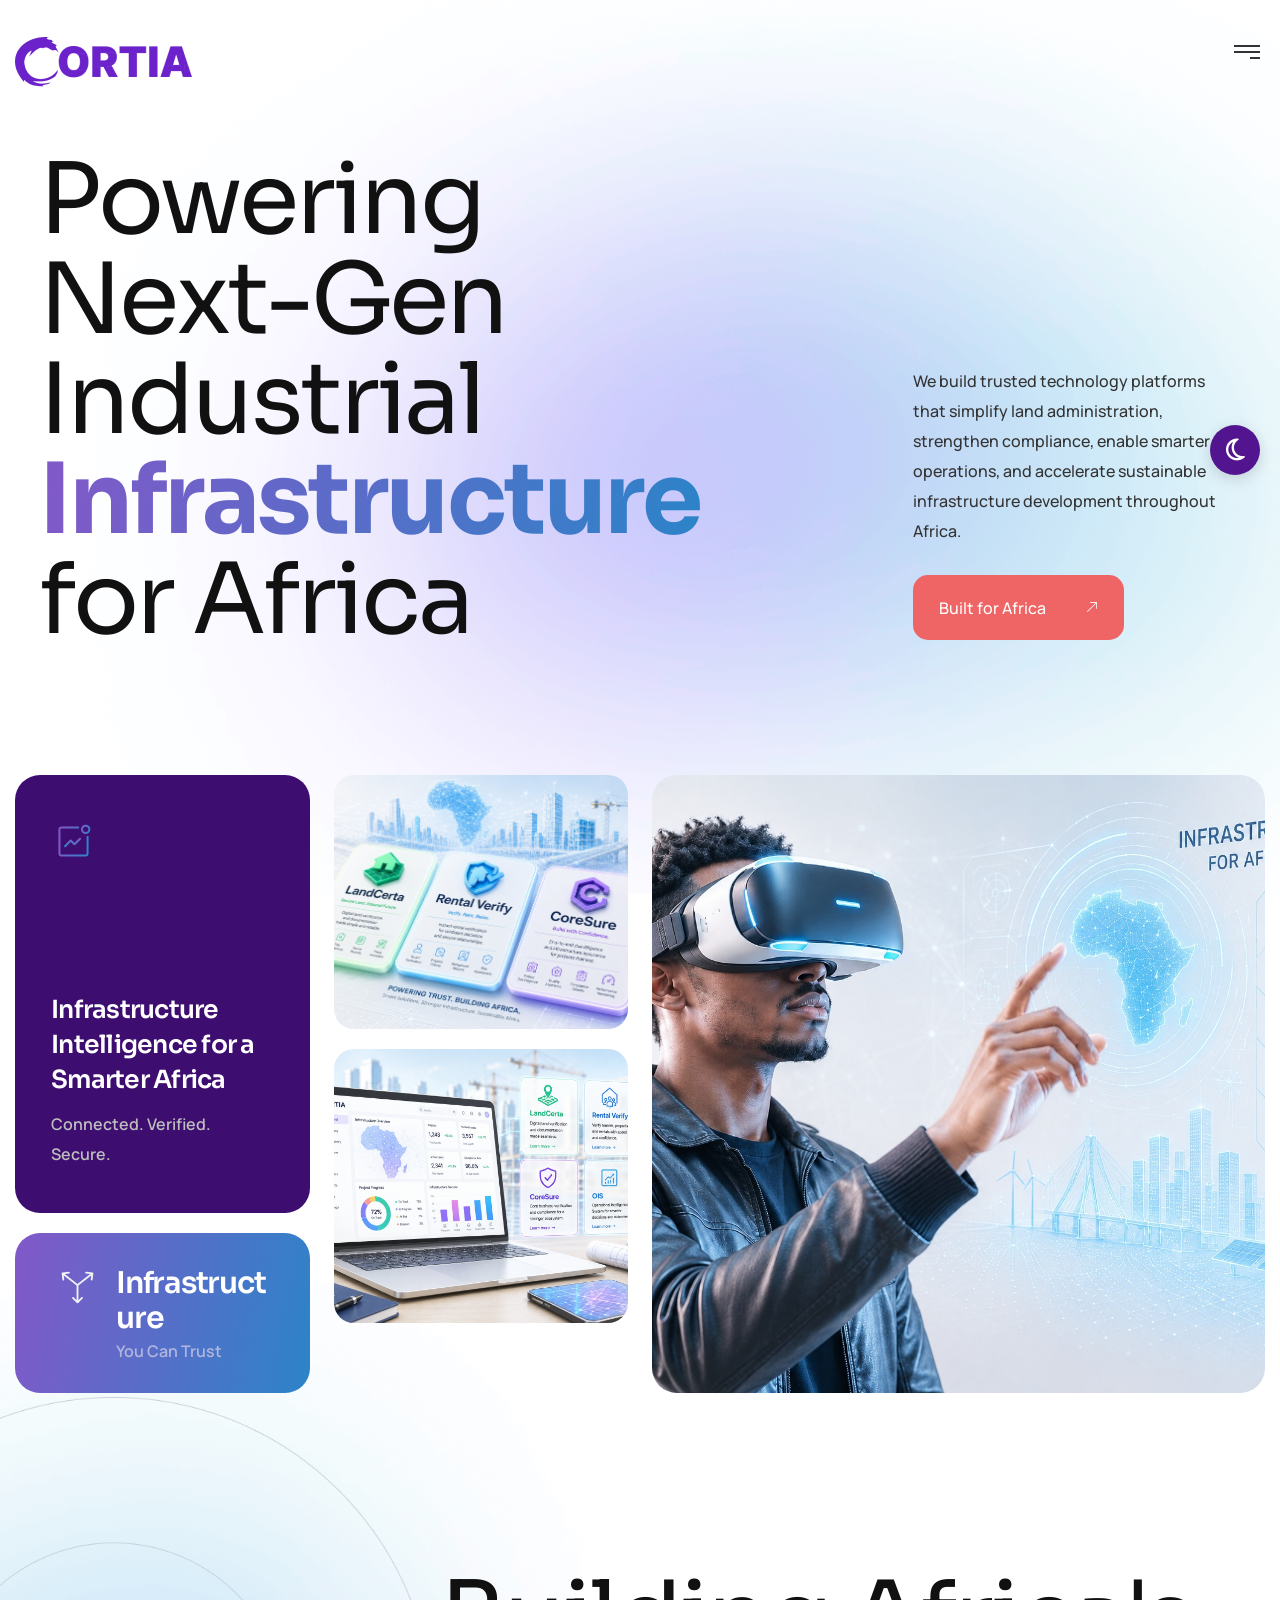
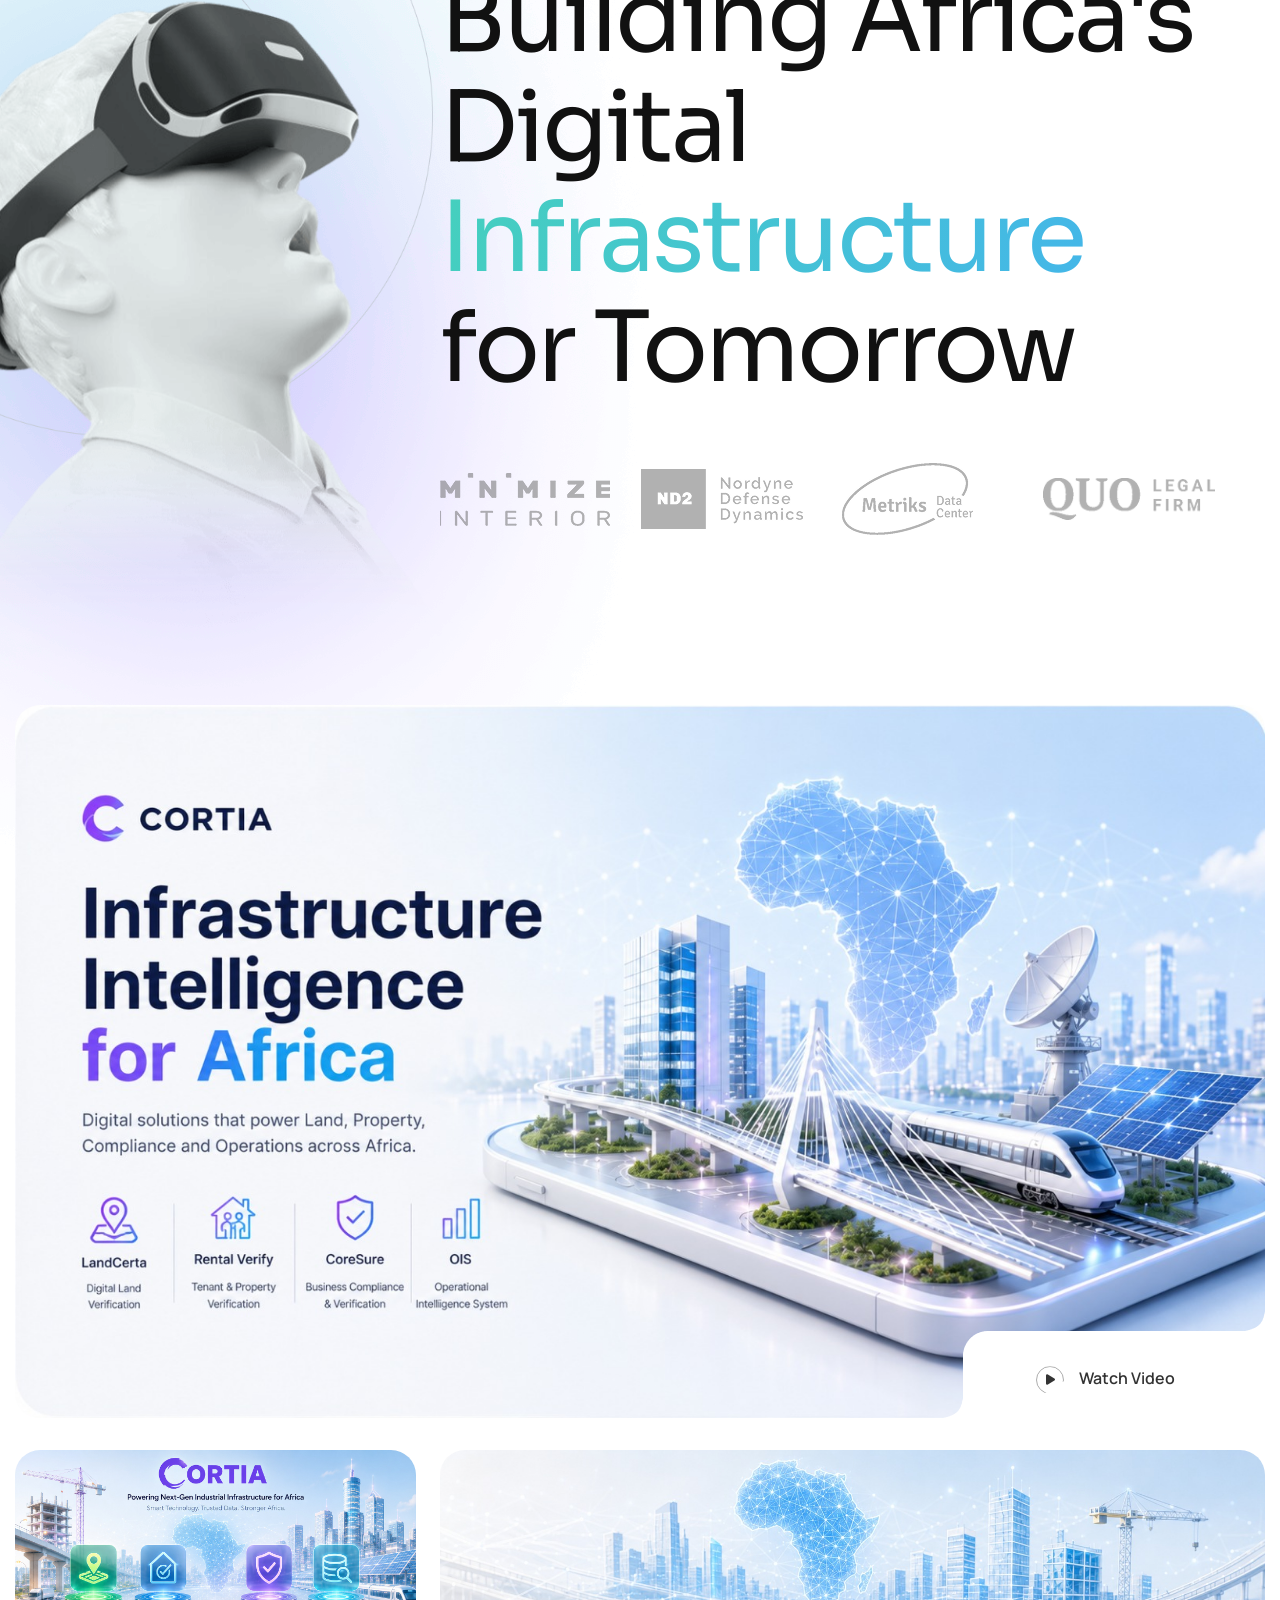
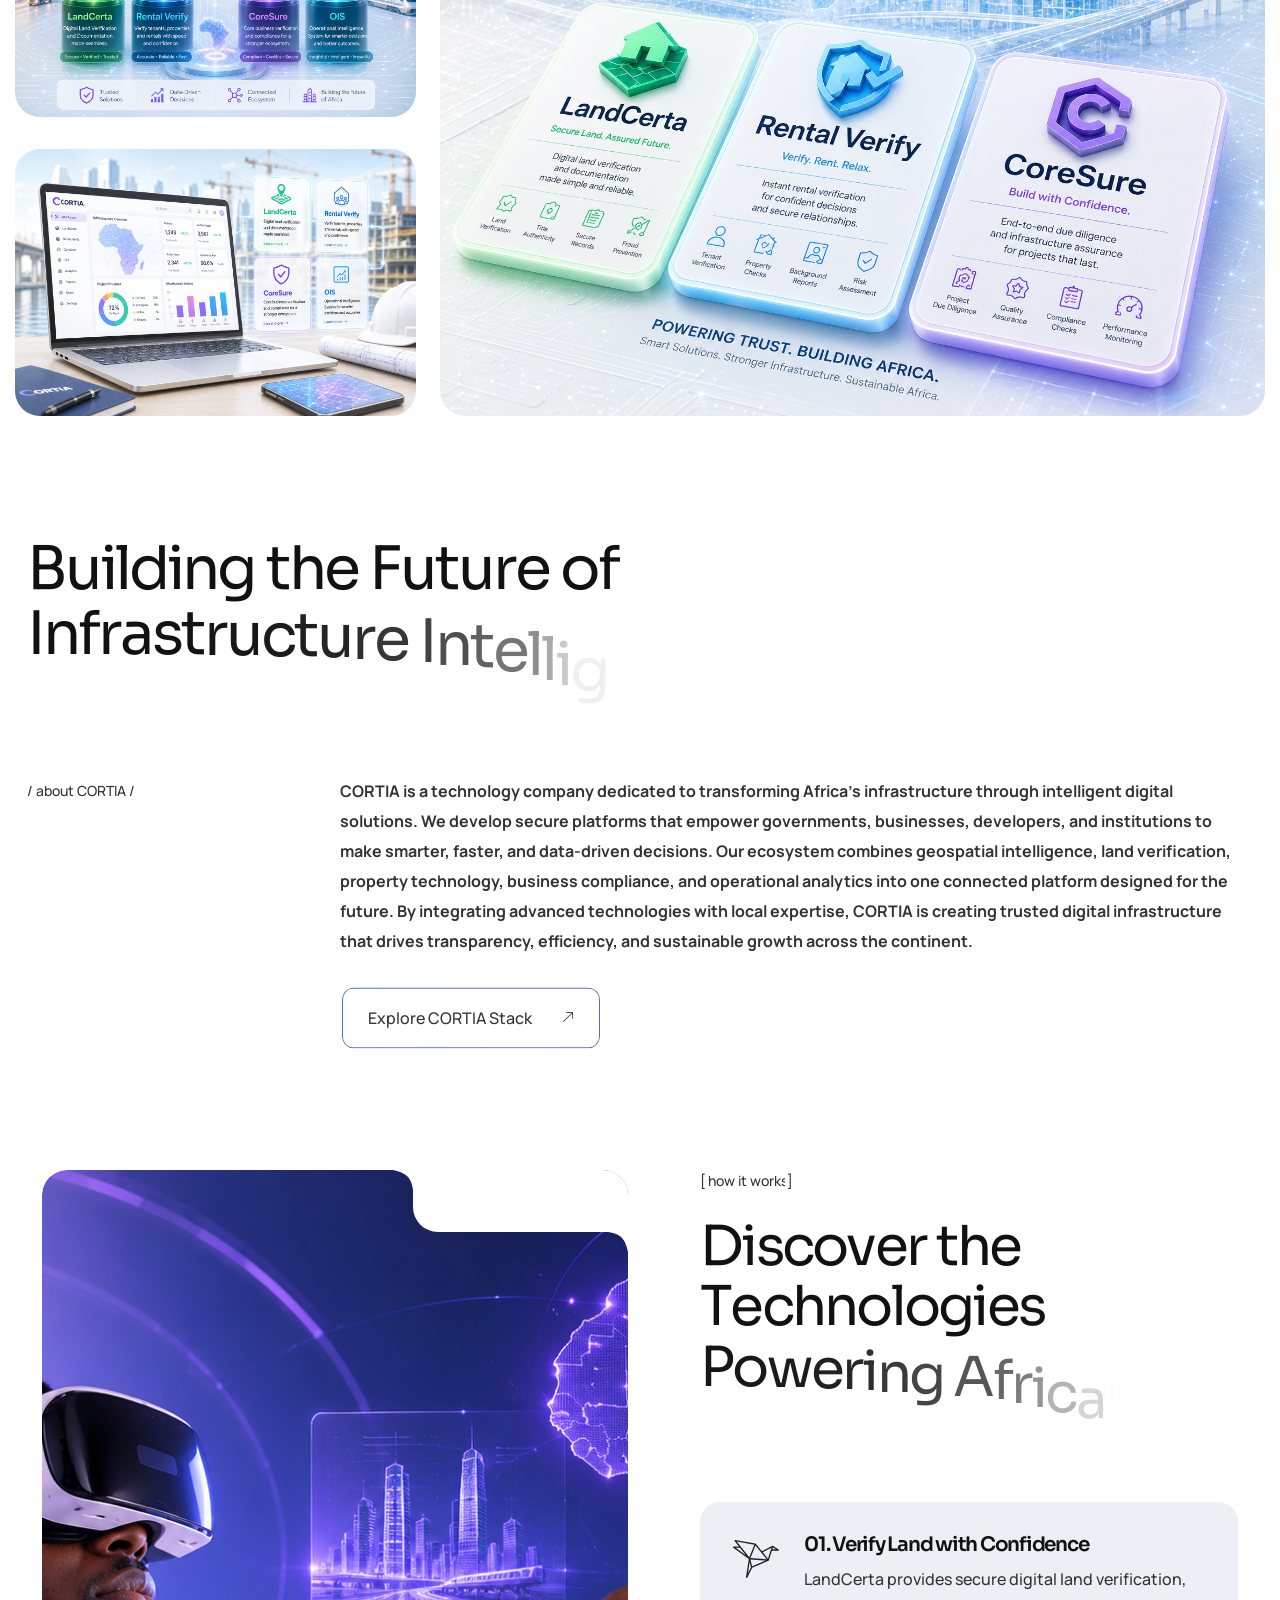
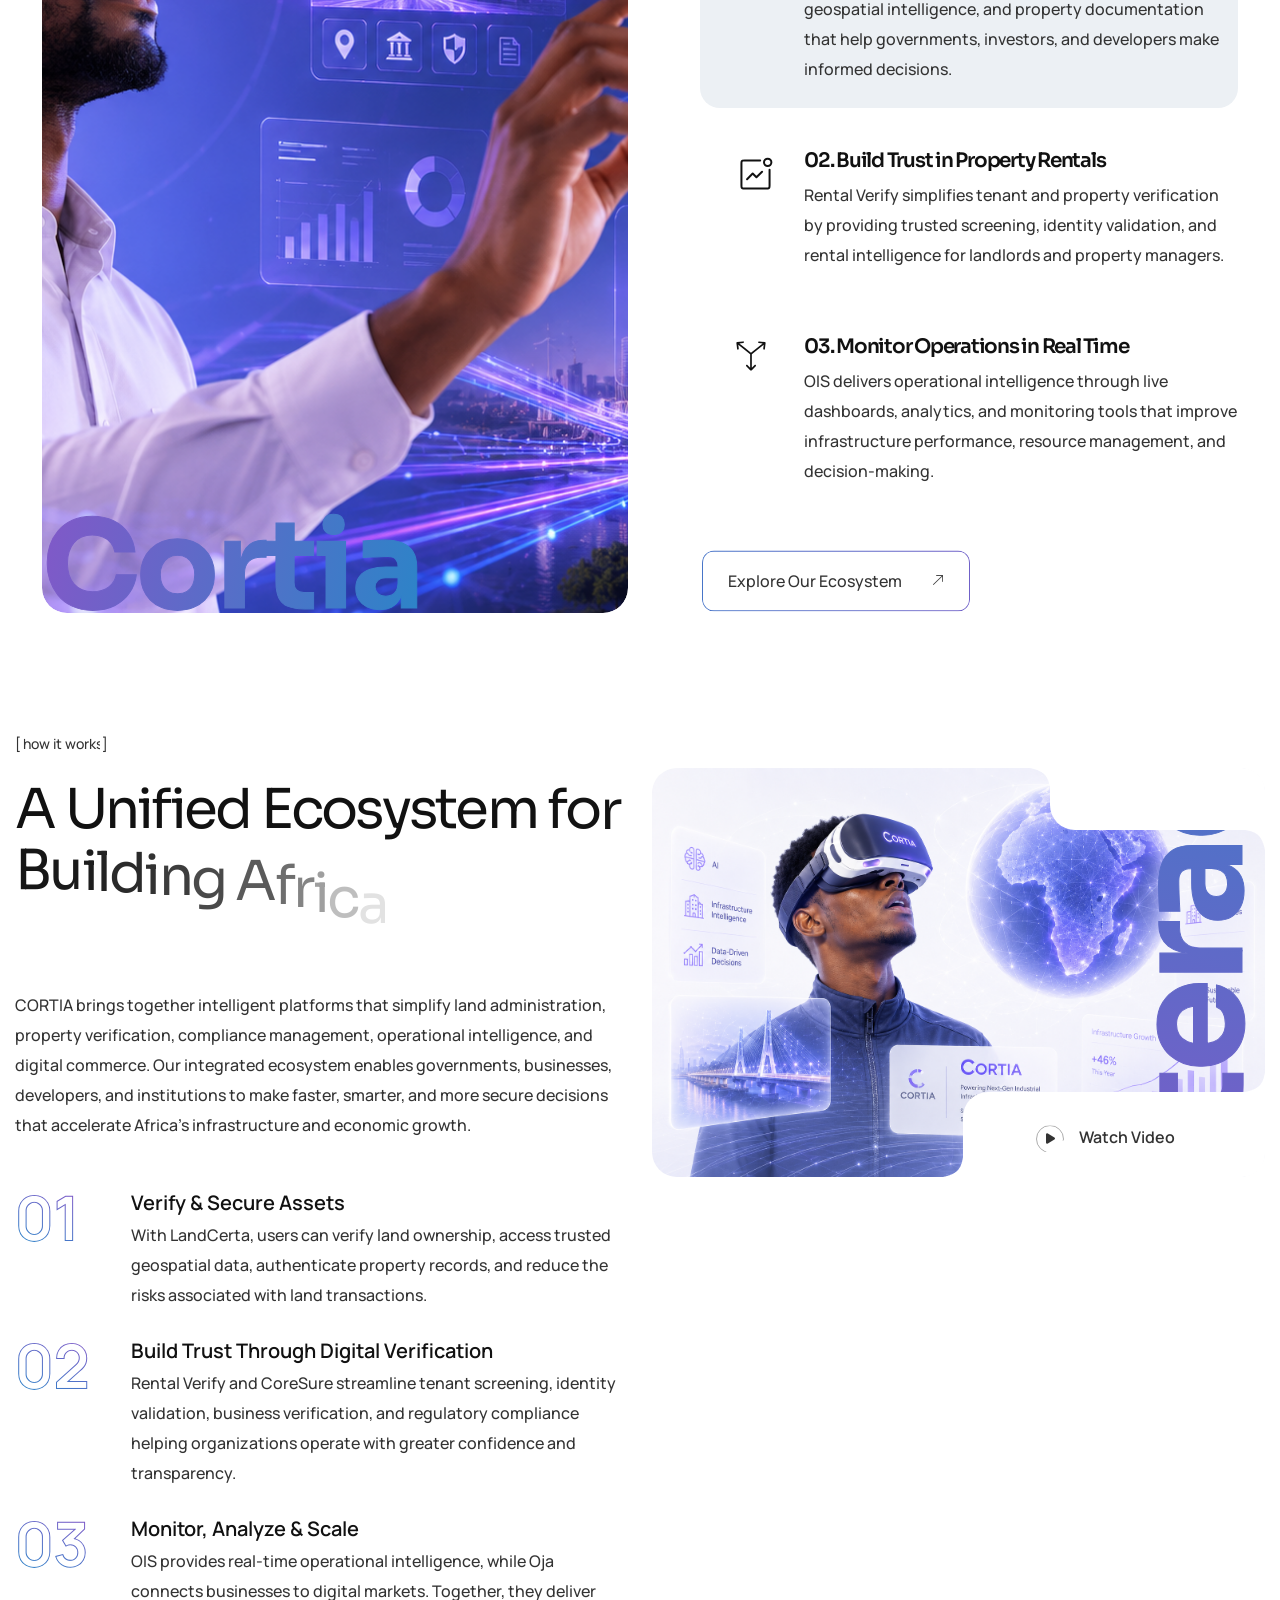
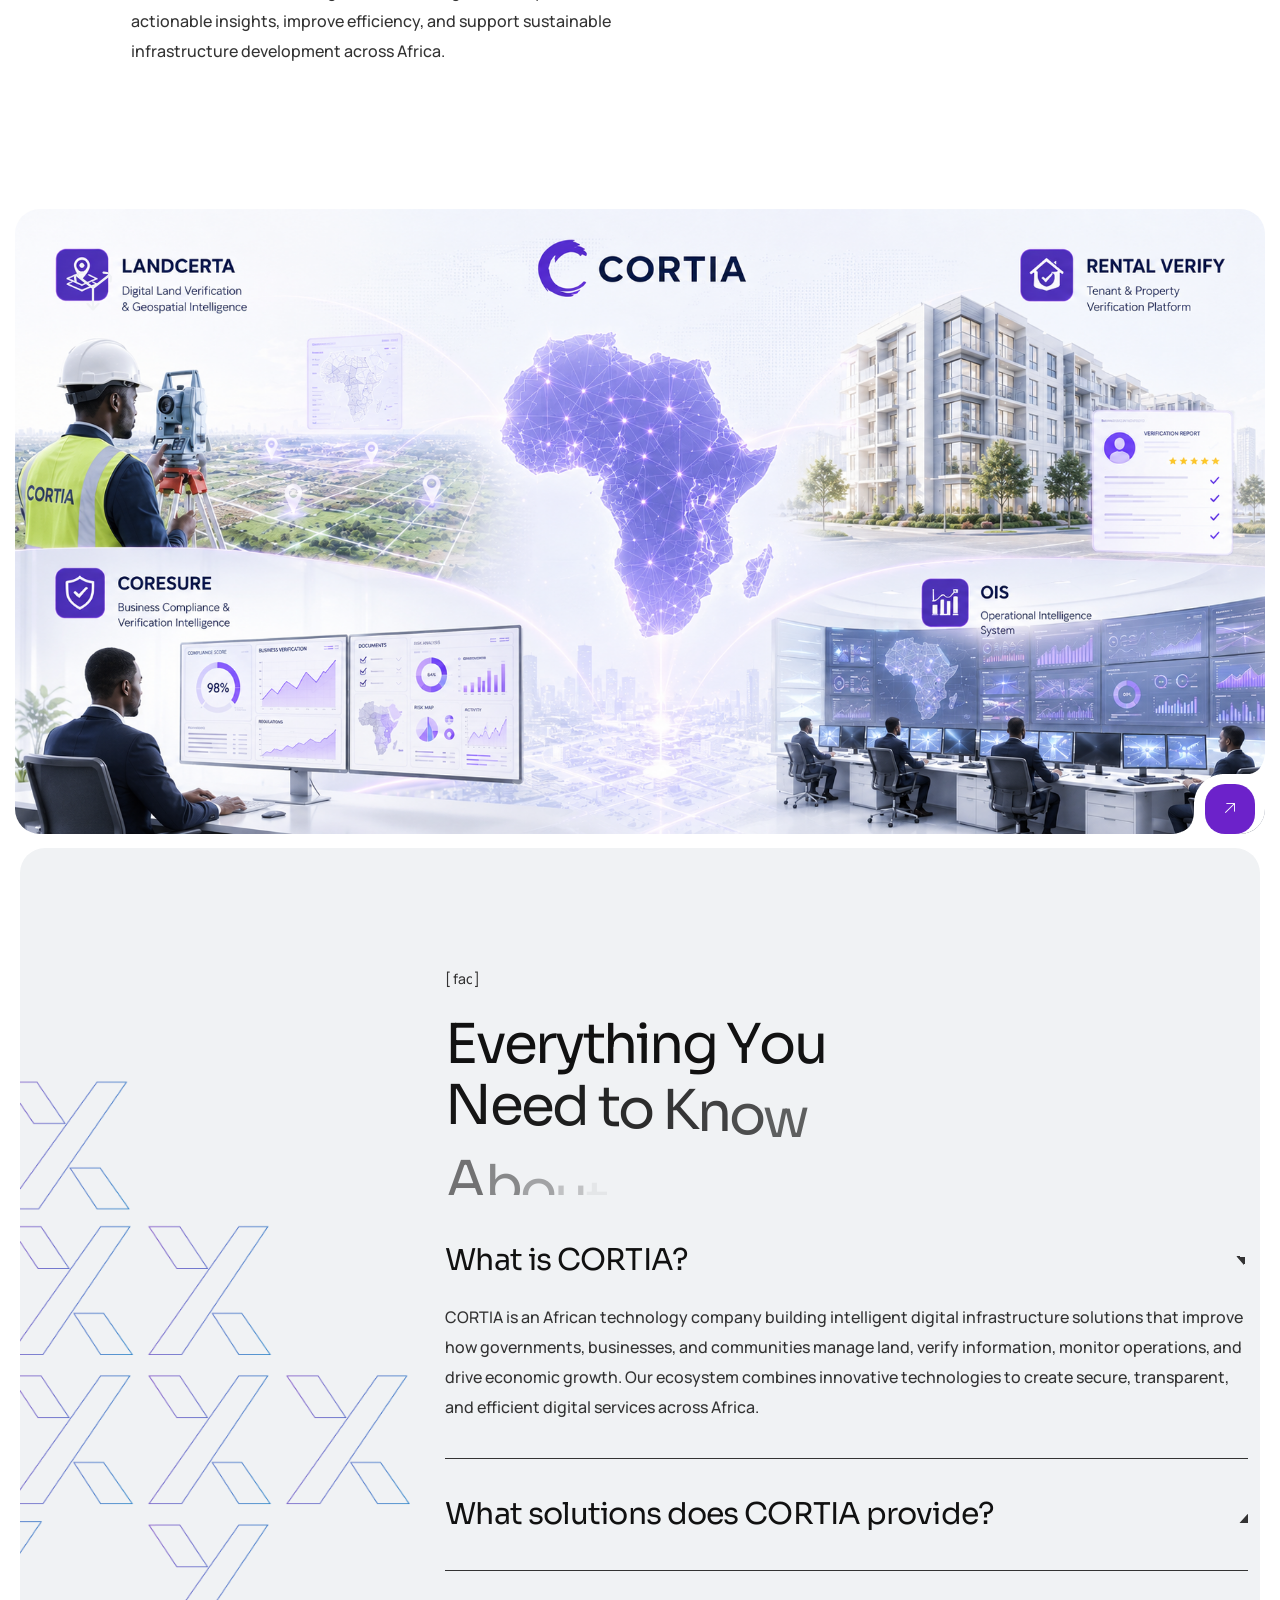
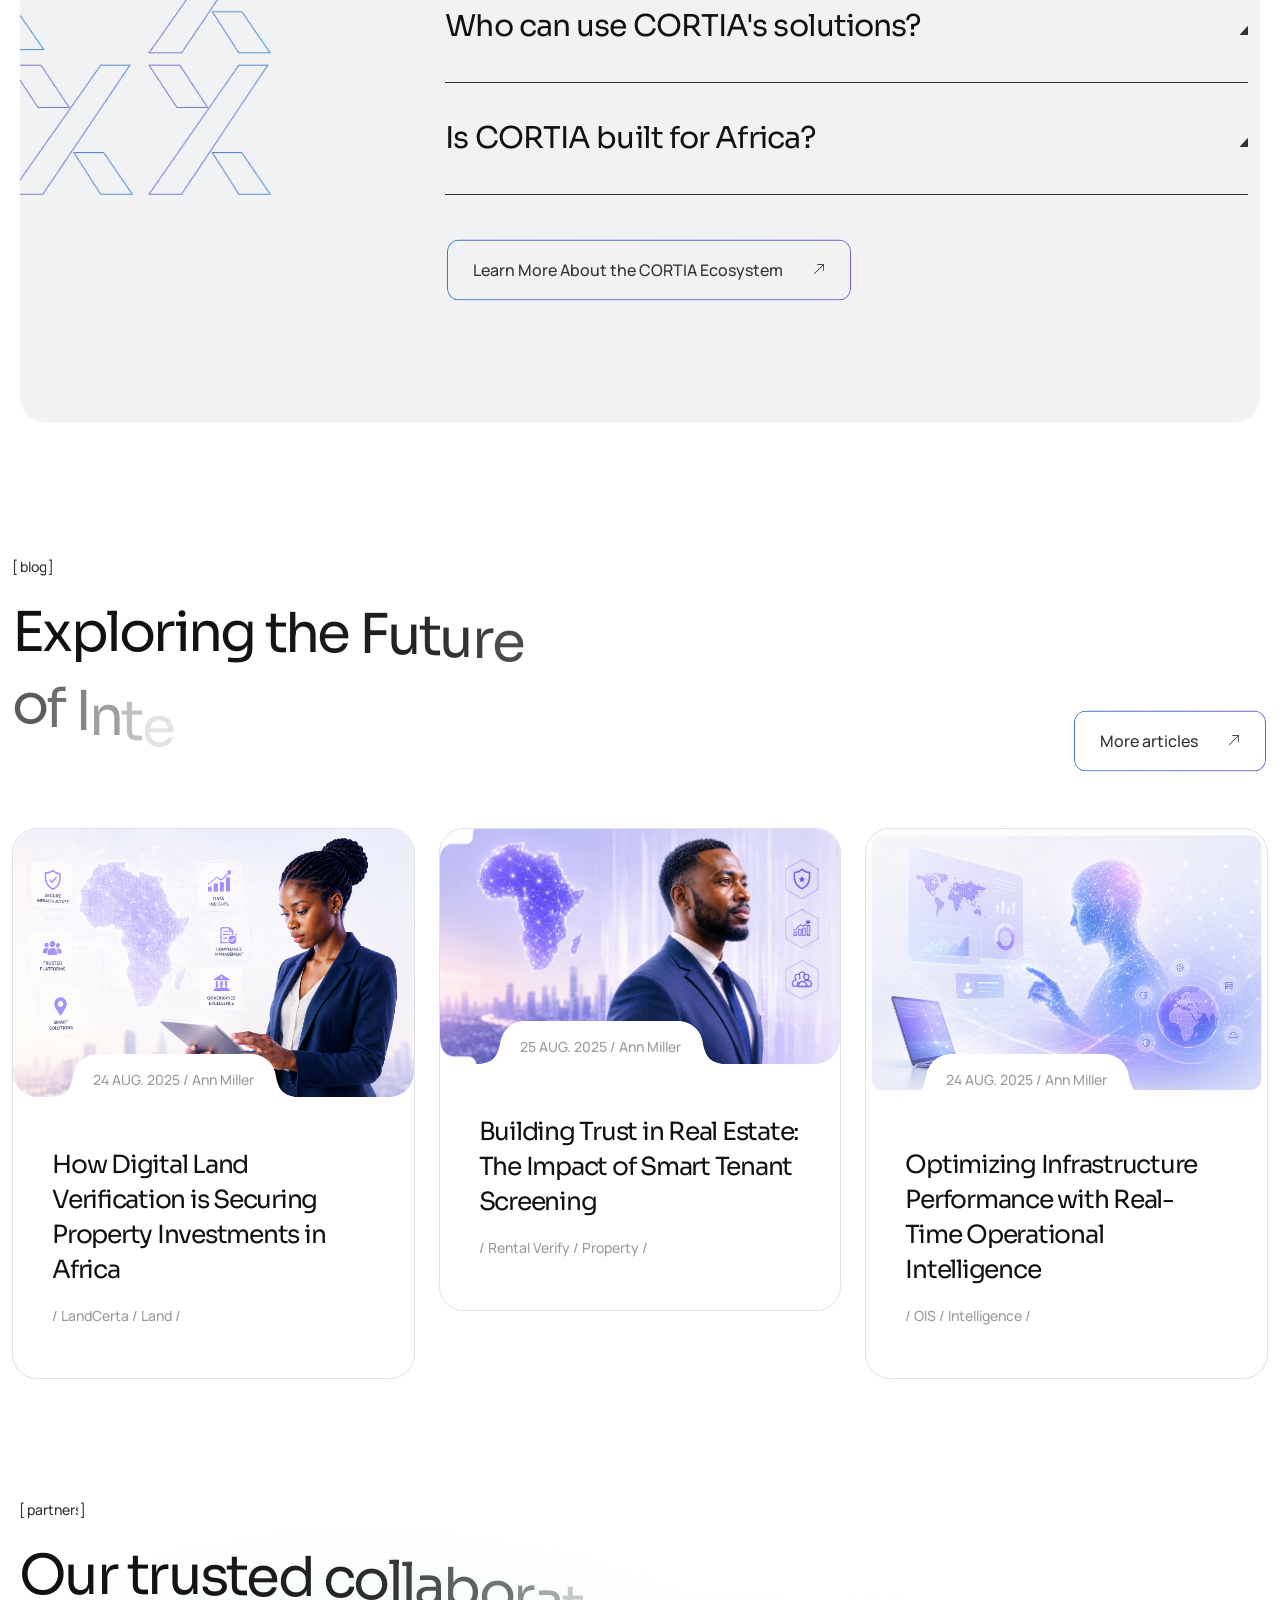
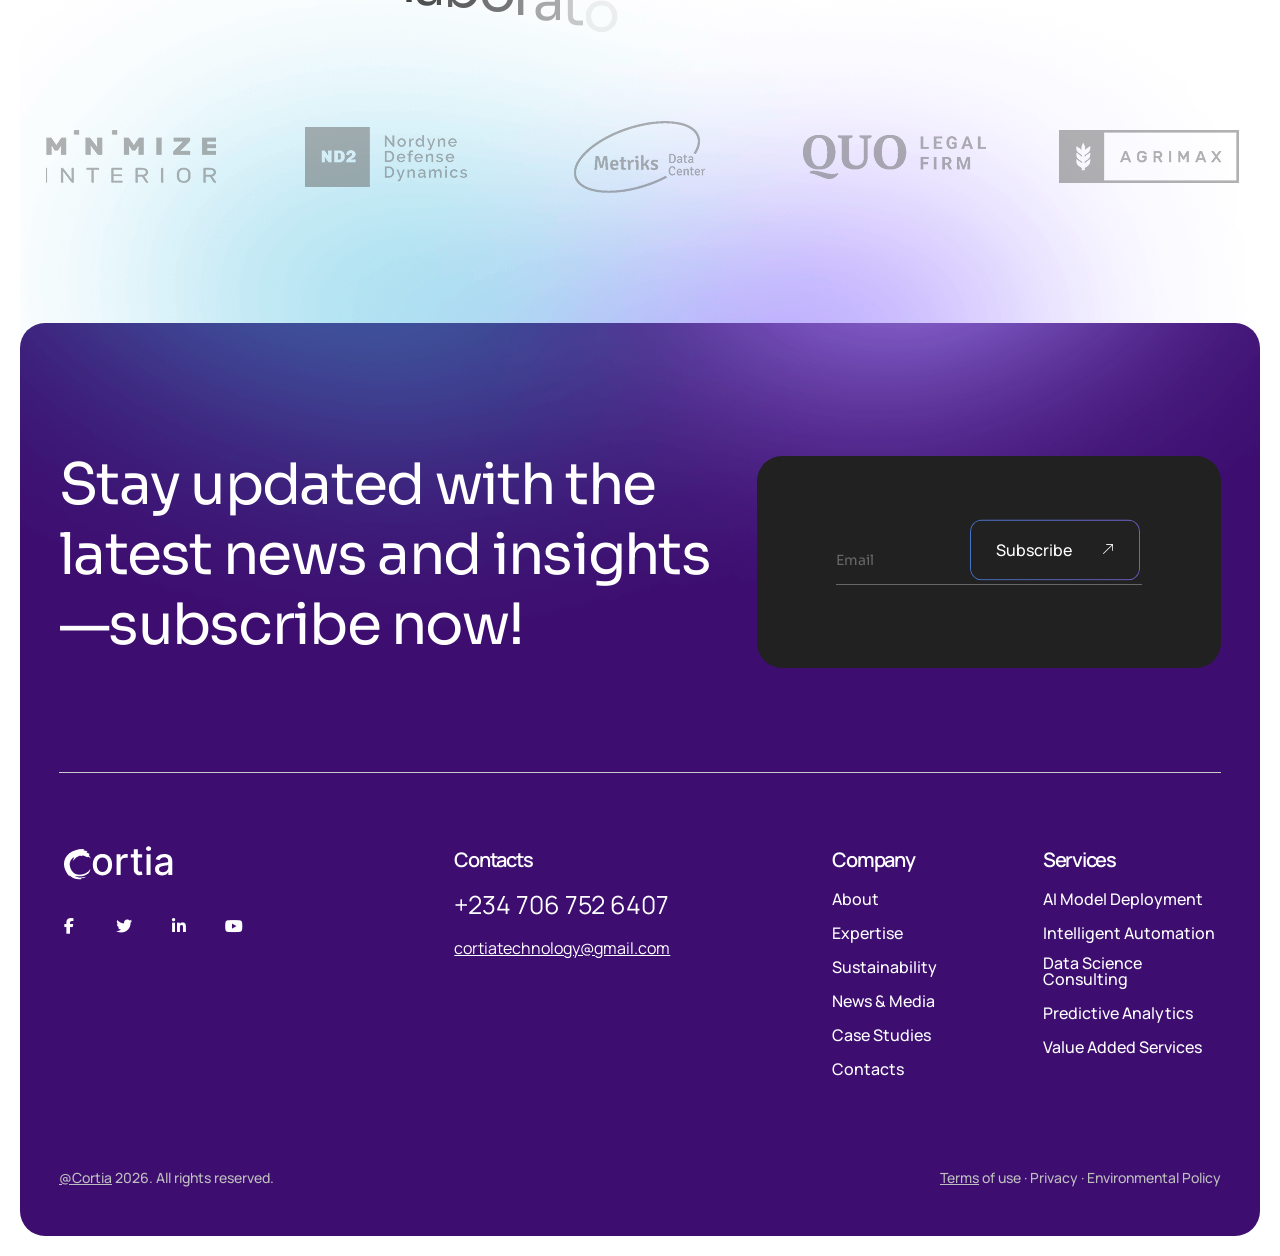
<file: index.html>
<!DOCTYPE html>
<html lang="en">

<head>
    <meta charset="UTF-8">
    <meta name="viewport" content="width=device-width, initial-scale=1.0">
    <title>Cortia Agency</title>

    <!-- Preconnect for faster font loading -->
    <link rel="preconnect" href="https://fonts.googleapis.com/">
    <link rel="preconnect" href="https://fonts.gstatic.com/" crossorigin>

    <!-- favicon -->
    <link rel="icon" type="image/png" href="assets/images/logo-01-light.svg">

    <!-- Google Fonts (deferred) -->
    <link href="https://fonts.googleapis.com/css2?family=Sora:wght@100..800&amp;display=swap" rel="stylesheet" media="print" onload="this.media='all'">
    <link href="https://fonts.googleapis.com/css2?family=Manrope:wght@200..800&amp;display=swap" rel="stylesheet" media="print" onload="this.media='all'">

    <!-- Font Awesome (deferred) -->
    <link rel="stylesheet" href="assets/css/font-awesome.min.css" media="print" onload="this.media='all'">
    <link rel="stylesheet" href="https://cdnjs.cloudflare.com/ajax/libs/font-awesome/6.5.1/css/all.min.css" media="print" onload="this.media='all'">
    <noscript>
    <link rel="stylesheet" href="https://cdnjs.cloudflare.com/ajax/libs/font-awesome/6.5.1/css/all.min.css">
    </noscript>  
    <!-- fontello font css -->
    <link rel="stylesheet" href="assets/css/plugins/fontello-enqueue.css" media="print" onload="this.media='all'">
    <link rel="stylesheet" href="assets/css/plugins/fontello-icons.css" media="print" onload="this.media='all'">

    <!-- core css - needed for initial page load -->
    <link rel="stylesheet" href="assets/css/plugins/bootstrap.min.css">
    <link rel="stylesheet" href="assets/css/style.css">

    <!-- component css - deferred -->
    <link rel="stylesheet" href="assets/css/plugins/swiper-bundle.min.css" media="print" onload="this.media='all'">
    <noscript>
        <link rel="stylesheet" href="assets/css/plugins/swiper-bundle.min.css">
    </noscript>

    <link rel="stylesheet" href="assets/css/plugins/lightgallery-bundle.min.css" media="print" onload="this.media='all'">
    <noscript>
        <link rel="stylesheet" href="assets/css/plugins/lightgallery-bundle.min.css">
    </noscript>
</head>

<body>

    <!-- Preloader -->
    <div id="preloader">
        <div class="loader">
            <img src="assets/images/preloader-dark.png" alt="Loading...">
        </div>
    </div>
    <!-- End Preloader -->

    <button id="themeBtn"><i class="far fa-moon"></i></button>

    <div class="video-modal">
        <div class="video-modal-content">
            <span class="close-btn">&times;</span>
            <iframe allow="autoplay; encrypted-media" allowfullscreen></iframe>
        </div>
    </div>

    <!-- search-popup -->
    <div class="search-popup" data-popup="1">
        <div class="search-popup-content">
            <form>
                <button type="submit"><i class="fa fa-search"></i></button>
                <input type="text" placeholder="Type Your Search..." required>
            </form>
            <button type="button" class="close-popup"></button>
        </div>
    </div>

   <!-- Side Menu -->
        <div class="side-menu" id="sideMenu">
            <div class="overlay" id="overlay"></div>
            <a href="javascript:void(0)" class="close-btn" id="closeBtn"><i class="fa fa-close"></i> close</a>
            <div class="menu-content">
                <a class='logo' href='index.html'>
                    <img src="assets/images/logo-light.svg" alt="logo">
                </a>
                <div class="sidebar-menu">
                    <h4 class="title">contacts</h4>
                   <!--<p>USA, New York - 1060 <br> Str. First Avenue 1</p>-->
                    <a href="tel:+13685678954" class="nmbr"> +234 706 752 6407</a>
                    <a href="tel:8003508431" class="nmbr"> +234 706 752 6407</a>
                    <a href="mailto:cortiatechnology@gmail.com" class="email">cortiatechnology@gmail.com</a>
                    <a href="#" class="ibt-btn ibt-btn-outline-3 ibt-btn-rounded">
                        <span>Get in Touch</span>
                    </a>
                </div>
                <ul class="social-icon">
                    <li><a href="www.facebook.html"><i class="fab fa-facebook-f"></i></a></li>
                    <li><a href="https://x.com/i/flow/login?lang=en"><i class="fab fa-twitter"></i></a></li>
                    <li><a href="https://www.linked.com/"><i class="fab fa-linkedin-in"></i></a></li>
                    <li><a href="https://www.youtube.com/"><i class="fab fa-youtube"></i></a></li>
                </ul>
            </div>
        </div>

         
    <!-- Mobile Menu -->
    <div data-menu="mobileMenu" class="side-menu2">
        <div class="menu-btns">
            <a href="#" class="popup-search" data-popup="1"><i class="fa fa-search"></i></a>
            <button id="mobileCloseBtn2" class="close-btn"></button>
        </div>
        <ul>
            <li>
                <a href="#">Cortia Stack</a>
                <ul>
                    <li><a href="index1.html">Core Sure</a></li>
                                                <li><a href="index2.html">LandCerta</a></li>
                                                <li><a href="index3.html">Rental Verify</a></li>
                                                <li><a href="index4.html">OIS</a></li>
                </ul>
            </li>
            <li>
                <a href="#">Company</a>
                <ul>
                    <li><a href="about-us.html">About us</a></li>
                    <li class="sub-menu">
                        <a href="#">Team</a>
                        <ul>
                            <li><a href="team.html">Our team</a></li>
                            <li><a href="team-single.html">Team Single</a></li>
                        </ul>
                    </li>
                </ul>
            </li>
            <li>
                <a href="#">Blog</a>
                <ul>
                    <li><a href="blog.html">Blog Classic</a></li>
                    <li><a href="blog2.html">Blog Grid</a></li>
                    <li><a href="blog-single.html">Blog Single</a></li>
                </ul>
            </li>
            <li><a href="contact.html">Contacts</a></li>
        </ul>
        <div class="menu-contact">
            <span>Contacts</span>
            <a href="tel:+2347067526407" class="nmbr">+234 706 752 6407</a>
            <a href="mailto:cortiatech@gmail.com" class="gmail">cortiatech@gmail.com</a>
        </div>
        <div class="menu-links">
            <span>Follow us:</span>
            <ul class="social-icon">
                <li><a href="#" title="Facebook"><i class="fab fa-facebook-f"></i></a></li>
                <li><a href="https://x.com/" title="X (Twitter)"><i class="fab fa-twitter"></i></a></li>
                <li><a href="https://www.linkedin.com/" title="LinkedIn"><i class="fab fa-linkedin-in"></i></a></li>
                <li><a href="https://www.youtube.com/" title="YouTube"><i class="fab fa-youtube"></i></a></li>
            </ul>
            <a href="contact.html" class="ibt-btn ibt-btn-outline-3 ibt-btn-rounded">
                <span>Get in Touch</span>
            </a>
        </div>
    </div>
    <div class="overlay2"></div>

    <!-- Sticky Header -->
    <header class="sticky-active v14">
        <div class="header-menu-area">
            <div class="row gx-20 align-items-center justify-content-between">
                <div class="col-auto">
                    <div class="header-logo">
                        <a href="javascript:void(0)" class="menu-toggle"></a>
                        <a href="index.html">
                            <img src="assets/images/logo.png" alt="logo">
                        </a>
                    </div>
                </div>
                <div class="col-auto">
                    <nav class="main-menu menu-style1 v4">
                        <ul>
                            <li>
                                <a class="active" href="index.html">
                                    <span class="menu-item">Cortia Stack</span>
                                    <span class="menu-item2">Cortia Stack</span>
                                </a>
                                <ul class="mega-sub-menu">
                                    <li class="mega-menu-column">
                                        <ul>
                                            <li><a href="index1.html">Core Sure — Build with Confidence</a></li>
                                                <li><a href="index2.html">LandCerta —  Secure Land. Assured Future</a></li>
                                                <li><a href="index3.html">Rental Verify — Verify. Rent. Relax</a></li>
                                                <li><a href="index4.html">OIS — Managed Infrastructure</a></li>
                                        </ul>
                                    </li>
                                    <li class="mega-menu-column">
                                        <a class="darkModeTriggerImg" href="index.html"><img src="assets/images/event/dark-version.png" alt="AI Agency & Technology HTML Template"></a>
                                        <a class="darkModeTriggerImg2" href="index.html"><img src="assets/images/event/light-version.png" alt="AI Agency & Technology HTML Template"></a>
                                    </li>
                                </ul>
                            </li>
                            <li>
                                <a href="#">
                                    <span class="menu-item">Company</span>
                                    <span class="menu-item2">Company</span>
                                </a>
                                <ul class="sub-menu">
                                    <li><a href="about-us.html">About us</a></li>
                                    <li>
                                        <a href="team.html">Team</a>
                                        <ul class="sub-menu v1">
                                            <li><a href="team.html">Creative team</a></li>
                                            <li><a href="team-single.html">Team Single</a></li>
                                        </ul>
                                    </li>
                                </ul>
                            </li>
                            <li>
                                <a href="blog.html">
                                    <span class="menu-item">Blog</span>
                                    <span class="menu-item2">Blog</span>
                                </a>
                                <ul class="sub-menu">
                                    <li><a href="blog.html">Blog Classic</a></li>
                                    <li><a href="blog2.html">Blog Grid</a></li>
                                    <li><a href="blog-single.html">Blog Single</a></li>
                                </ul>
                            </li>
                            <li>
                                <a href="contact.html">
                                    <span class="menu-item">Contacts</span>
                                    <span class="menu-item2">Contacts</span>
                                </a>
                            </li>
                        </ul>
                    </nav>
                </div>
                <div class="col-auto d-none d-xl-block">
                    <div class="btn-box">
                        <a href="tel:+2347067526407" class="header-contact11">+234 706 752 6407</a>
                        <a href="#" class="popup-search" data-popup="1"><i class="fa fa-search"></i></a>
                        <a class="ibt-btn ibt-btn-outline-3 ibt-btn-rounded" href="contact.html">
                            <span>Get in Touch</span>
                        </a>
                    </div>
                </div>
            </div>
            <button class="hamburger popup-menu" data-menu="mobileMenu">
                <span></span>
                <span></span>
                <span></span>
            </button>
        </div>
    </header>
    <!-- End Sticky Header -->

    <!--======== Header ========-->
    <header class="vs-header14">
        <div class="container2 position-relative">
            <div class="header-menu-area">
                <div class="row gx-20 align-items-center justify-content-between">
                    <div class="col-auto">
                        <div class="header-logo">
                            <a href="javascript:void(0)" class="menu-toggle"></a>
                            <a href="index.html">
                                <img src="assets/images/logo.png" alt="logo">
                            </a>
                        </div>
                    </div>
                    <div class="col-auto">
                        <nav class="main-menu menu-style1 v4">
                            <ul>
                                <li>
                                    <a class="active" href="index.html">
                                        <span class="menu-item">Cortia Stack</span>
                                        <span class="menu-item2">Cortia Stack</span>
                                    </a>
                                    <ul class="mega-sub-menu">
                                        <li class="mega-menu-column">
                                            <ul>
                                                <li><a href="index1.html">Core Sure — Build with Confidence</a></li>
                                                <li><a href="index2.html">LandCerta —  Secure Land. Assured Future</a></li>
                                                <li><a href="index3.html">Rental Verify —  Verify. Rent. Relax</a></li>
                                                <li><a href="index4.html">OIS — Managed Infrastructure</a></li>
                                            </ul>
                                        </li>
                                        <li class="mega-menu-column">
                                            <a class="darkModeTriggerImg" href="index.html"><img src="assets/images/event/dark-version.png" alt="AI Agency & Technology HTML Template"></a>
                                            <a class="darkModeTriggerImg2" href="index.html"><img src="assets/images/event/light-version.png" alt="AI Agency & Technology HTML Template"></a>
                                        </li>
                                    </ul>
                                </li>
                                <li>
                                    <a href="#">
                                        <span class="menu-item">Company</span>
                                        <span class="menu-item2">Company</span>
                                    </a>
                                    <ul class="sub-menu">
                                        <li><a href="about-us.html">About us</a></li>
                                        <li>
                                            <a href="team.html">Team</a>
                                            <ul class="sub-menu v1">
                                                <li><a href="team.html">Creative team</a></li>
                                                <li><a href="team-single.html">Team Single</a></li>
                                            </ul>
                                        </li>
                                    </ul>
                                </li>
                                <li>
                                    <a href="blog.html">
                                        <span class="menu-item">Blog</span>
                                        <span class="menu-item2">Blog</span>
                                    </a>
                                    <ul class="sub-menu">
                                        <li><a href="blog.html">Blog Classic</a></li>
                                        <li><a href="blog2.html">Blog Grid</a></li>
                                        <li><a href="blog-single.html">Blog Single</a></li>
                                    </ul>
                                </li>
                                <li>
                                    <a href="contact.html">
                                        <span class="menu-item">Contacts</span>
                                        <span class="menu-item2">Contacts</span>
                                    </a>
                                </li>
                            </ul>
                        </nav>
                    </div>
                    <div class="col-auto d-none d-xl-block">
                        <div class="btn-box">
                            <!--<a href="tel:+2347067526407" class="header-contact11">+234 706 752 6407</a>-->
                            <a href="#" class="popup-search" data-popup="1"><i class="fa fa-search"></i></a>
                            <a class="ibt-btn ibt-btn-outline-3 ibt-btn-rounded" href="contact.html">
                                <span>Get in Touch</span>
                            </a>
                        </div>
                    </div>
                </div>
                <button class="hamburger popup-menu" data-menu="mobileMenu">
                    <span></span>
                    <span></span>
                    <span></span>
                </button>
            </div>
        </div>
    </header>
    <!--======== / Header ========-->

    <!-- hero-style14 -->
    <section class="hero-style14">
        <div class="container-fluid">
            <div class="row end">
                <div class="col-xl-7 col-lg-12">
                    <div class="hero-title">
                        <h3 class="gradient-title14">Powering Next-Gen Industrial <span><b>Infrastructure</b></span> for Africa</h3>
                    </div>
                </div>
                <div class="col-xl-1"></div>
                <div class="col-xl-4 col-lg-12">
                    <div class="hero-content14">
                        <p>We build trusted technology platforms that simplify land administration, strengthen compliance, enable smarter operations, and accelerate sustainable infrastructure development throughout Africa.
                        </p>
                        <a class="ibt-btn ibt-btn-secondary" href="index.html" target="_blank">
                            <span>Built for Africa</span>
                            <i class="icon-arrow-top"></i>
                        </a>
                    </div>
                </div>
            </div>
        </div>
    </section>
    <!-- End hero-style14 -->

    <!-- service-sec20 -->
    <section class="service-sec20">
        <div class="container2">
            <div class="row">
                <div class="col-xl-3 col-lg-6 col-md-6">
                    <div class="ser-info20">
                        <div class="ser-card20_card1">
                            <img src="assets/images/icon/icon14-1.svg" alt="AI Agency & Technology HTML Template">
                            <h4 class="title">Infrastructure Intelligence for a Smarter Africa</h4>
                            <p>Connected. Verified. Secure.</p>
                        </div>
                        <div class="ser-card20_card2">
                            <img src="assets/images/icon/icon14-2.svg" alt="AI Agency & Technology HTML Template">
                            <h4 class="title">Infrastructure</h4>
                            <span>You Can Trust</span>
                        </div>
                    </div>
                </div>
                <div class="col-xl-3 col-lg-6 col-md-6">
                    <div class="ser-info20">
                        <div class="ser-card20_card3">
                            <img src="assets/images/service/front1.png" alt="AI Agency & Technology HTML Template">
                            <!--<h4 class="title">A lot of different styles and colors for one AI Gadget</h4>-->
                        </div>
                        <div class="ser-card20_card4">
                            <img src="assets/images/service/back2.jpeg" alt="AI Agency & Technology HTML Template">
                            <!--<h4 class="title">360° Spatial Awareness &ndash; Complete freedom to explore and interact in a virtual space.</h4>-->
                        </div>
                    </div>
                </div>
                <div class="col-xl-6 col-lg-12">
                    <div class="ser-card20_card5">
                        <img src="assets/images/service/africa.png" alt="AI Agency & Technology HTML Template">
                    </div>
                </div>
            </div>
        </div>
    </section>
    <!-- End service-sec20 -->

    <!-- neural-playground6 -->
    <section class="neural-playground6 ibt-section-gap">
        <div class="container2">
            <div class="row">
                <div class="col-lg-4">
                    <div class="neural-img6">
                        <img src="assets/images/layers/layer6.png" alt="AI Agency & Technology HTML Template" class="one">
                        <img src="assets/images/layers/layer6-1.png" alt="AI Agency & Technology HTML Template" class="two">
                    </div>
                </div>
                <div class="col-lg-8">
                    <div class="neural-content">
                        <h2 class="gradient-title">Building Africa's Digital <span>Infrastructure</span> for Tomorrow</h2>
                        <div class="swiper brand">
                            <div class="swiper-wrapper">
                                <div class="swiper-slide"><a href="#"><img src="assets/images/brand/brand1.png" alt="AI Agency & Technology HTML Template"></a></div>
                                <div class="swiper-slide"><a href="#"><img src="assets/images/brand/brand2.png" alt="AI Agency & Technology HTML Template"></a></div>
                                <div class="swiper-slide"><a href="#"><img src="assets/images/brand/brand3.png" alt="AI Agency & Technology HTML Template"></a></div>
                                <div class="swiper-slide"><a href="#"><img src="assets/images/brand/brand4.png" alt="AI Agency & Technology HTML Template"></a></div>
                                <div class="swiper-slide"><a href="#"><img src="assets/images/brand/brand1.png" alt="AI Agency & Technology HTML Template"></a></div>
                                <div class="swiper-slide"><a href="#"><img src="assets/images/brand/brand2.png" alt="AI Agency & Technology HTML Template"></a></div>
                                <div class="swiper-slide"><a href="#"><img src="assets/images/brand/brand3.png" alt="AI Agency & Technology HTML Template"></a></div>
                                <div class="swiper-slide"><a href="#"><img src="assets/images/brand/brand4.png" alt="AI Agency & Technology HTML Template"></a></div>
                            </div>
                            <div class="swiper-pagination"></div>
                        </div>
                    </div>
                </div>
            </div>
        </div>
    </section>
    <!-- End neural-playground6 -->

    <!-- project-sec7 -->
    <section class="project-sec7">
        <div class="container2">
            <div class="video-banner3">
                <img src="assets/images/service/cortia1.jpeg" alt="AI Agency & Technology HTML Template">
                <div class="video-banner-content7">
                    <!--<img src="assets/images/logo4.svg" alt="AI Agency & Technology HTML Template">-->
                    <!--<h4 class="title">Future is here</h4>-->
                </div>
                <div class="ser-video-box">
                    <a href="#" class="video-popup" data-video="https://www.youtube.com/embed/aircAruvnKk">
                        <i class="fa fa-play"></i> Watch Video
                    </a>
                </div>
            </div>
            <div class="row" id="lightgallery">
                <div class="col-lg-4">
                    <div class="row">
                        <div class="col-lg-12">
                            <div class="project-block7" data-src="assets/images/service/4 subcompany.png">
                                <img src="assets/images/service/sub.jpeg" alt="Company ">
                                <div class="architecture"><span><a href="#">Company</a></span></div>
                            </div>
                            <div class="custom-cursor">Zoom In</div>
                        </div>
                        <div class="col-lg-12">
                            <div class="project-block7 v3" data-src="assets/images/service/back2.jpeg">
                                <img src="assets/images/service/back2.jpeg" alt="Company ">
                                <div class="architecture"><span><a href="#">Company</a></span></div>
                            </div>
                        </div>
                    </div>
                </div>
                <div class="col-lg-8">
                    <div class="project-block7 mb-0 v2" data-src="assets/images/service/front1.png">
                        <img src="assets/images/service/front1.png" alt="Company">
                        <div class="architecture"><span><a href="#">Company</a></span></div>
                    </div>
                </div>
            </div>
        </div>
    </section>
    <!-- End project-sec7 -->

    <!-- about-us-sec5 -->
    <section class="about-us-sec5 ibt-section-gap">
        <div class="container">
            <div class="sec-title">
                <h2 class="title animated-heading"> Building the Future of Infrastructure Intelligence Across Africa
                </h2>
            </div>
            <div class="row">
                <div class="col-lg-3">
                    <div class="about-title5">
                        <span class="sub-title">/ about CORTIA /</span>
                    </div>
                </div>
                <div class="col-lg-9">
                    <div class="about-content5">
                        <p><span>CORTIA is a technology company dedicated to transforming Africa's infrastructure through intelligent digital solutions.
                             We develop secure platforms that empower governments, businesses, developers, and institutions to make smarter, faster, and 
                             data-driven decisions.
                         Our ecosystem combines geospatial intelligence, land verification, property technology, business compliance, and operational analytics into one connected platform designed for the future. By integrating advanced technologies with local expertise, CORTIA is creating trusted digital infrastructure that drives transparency, efficiency, and sustainable growth across the continent.
                        </p>
                        <a class="ibt-btn ibt-btn-outline" href="index.html">
                            <span>Explore CORTIA Stack</span>
                            <i class="icon-arrow-top"></i>
                        </a>
                    </div>
                </div>
            </div>
        </div>
    </section>
    <!-- End about-us-sec5 -->

    <!-- feature-sec8 -->
    <section class="feature-sec8 ibt-section-gapBottom">
        <div class="container5">
            <div class="row">
                <div class="col-lg-6">
                    <div class="feature-img8">
                        <div class="empty4"></div>
                        <div class="tab-content" id="myTabContent">
                            <div class="tab-pane fade show active" id="home" role="tabpanel" aria-labelledby="home-tab">
                                <img src="assets/images/service/bbb.png" alt="AI Agency & Technology HTML Template">
                                <h4 class="title">Cortia</h4>
                            </div>
                            <div class="tab-pane fade" id="profile" role="tabpanel" aria-labelledby="profile-tab">
                                <img src="assets/images/feature/feature-15-1.png" alt="AI Agency & Technology HTML Template">
                                <h4 class="title">Cortia</h4>
                            </div>
                            <div class="tab-pane fade" id="contact" role="tabpanel" aria-labelledby="contact-tab">
                                <img src="assets/images/feature/feature-15-2.png" alt="AI Agency & Technology HTML Template">
                                <h4 class="title">Cortia</h4>
                            </div>
                        </div>
                    </div>
                </div>
                <div class="col-lg-6">
                    <div class="feature-tabs8">
                        <div class="sec-title">
                            <span class="sub-title">how it works</span>
                            <h2 class="title animated-heading">Discover the Technologies Powering Africa's Digital Infrastructure</h2>
                        </div>
                        <ul class="nav nav-tabs8" id="myTab" role="tablist">
                            <li class="nav-item" role="presentation">
                                <a href="#" class="nav-link active" id="home-tab" data-bs-toggle="tab" data-bs-target="#home" role="tab" aria-controls="home" aria-selected="true">
                                    <div class="feature-block8">
                                        <img src="assets/images/feature/feature8-1.svg" alt="AI Agency & Technology HTML Template">
                                        <h4 class="title">01. Verify Land with Confidence</h4>
                                        <p>LandCerta provides secure digital land verification, geospatial intelligence, and property documentation that help governments, investors, and developers make informed decisions.
                                        </p>
                                    </div>
                                </a>
                            </li>
                            <li class="nav-item" role="presentation">
                                <a href="#" class="nav-link" id="profile-tab" data-bs-toggle="tab" data-bs-target="#profile" role="tab" aria-controls="profile" aria-selected="false">
                                    <div class="feature-block8">
                                        <img src="assets/images/feature/feature8-2.svg" alt="AI Agency & Technology HTML Template">
                                        <h4 class="title">02. Build Trust in Property Rentals</h4>
                                        <p>Rental Verify simplifies tenant and property verification by providing trusted screening, identity validation, and rental intelligence for landlords and property managers.
                                        </p>
                                    </div>
                                </a>
                            </li>
                            <li class="nav-item" role="presentation">
                                <a href="#" class="nav-link" id="contact-tab" data-bs-toggle="tab" data-bs-target="#contact" role="tab" aria-controls="contact" aria-selected="false">
                                    <div class="feature-block8">
                                        <img src="assets/images/feature/feature8-3.svg" alt="AI Agency & Technology HTML Template">
                                        <h4 class="title">03. Monitor Operations in Real Time</h4>
                                        <p>OIS delivers operational intelligence through live dashboards, analytics, and monitoring tools that improve infrastructure performance, resource management, and decision-making.
                                        </p>
                                    </div>
                                </a>
                            </li>
                        </ul>
                        <a class="ibt-btn ibt-btn-outline" href="index.html">
                            <span>Explore Our Ecosystem</span>
                            <i class="icon-arrow-top"></i>
                        </a>
                    </div>
                </div>
            </div>
        </div>
    </section>
    <!-- End feature-sec8 -->

    <!-- feature-sec9 -->
    <section class="feature-sec9">
        <div class="container3">
            <div class="row">
                <div class="col-lg-6">
                    <div class="feature-content9">
                        <div class="sec-title">
                            <span class="sub-title">how it works</span>
                            <h2 class="title animated-heading">A Unified Ecosystem for Building Africa's Digital Infrastructure
                            </h2>
                            <p>CORTIA brings together intelligent platforms that simplify land administration, property verification, compliance management, operational intelligence, and digital commerce. Our integrated ecosystem enables governments, businesses, developers, and institutions to make faster, smarter, and more secure decisions that accelerate Africa's infrastructure and economic growth.
                            </p>
                        </div>
                        <div class="feature-block9">
                            <span class="sub-title">01</span>
                            <h4 class="title">Verify & Secure Assets</h4>
                            <p>With LandCerta, users can verify land ownership, access trusted geospatial data, authenticate property records, and reduce the risks associated with land transactions.
                            </p>
                        </div>
                        <div class="feature-block9">
                            <span class="sub-title">02</span>
                            <h4 class="title">Build Trust Through Digital Verification</h4>
                            <p>Rental Verify and CoreSure streamline tenant screening, identity validation, business verification, and regulatory compliance helping organizations operate with greater confidence and transparency.
                            </p>
                        </div>
                        <div class="feature-block9">
                            <span class="sub-title">03</span>
                            <h4 class="title">Monitor, Analyze & Scale</h4>
                            <p>OIS provides real-time operational intelligence, while Oja connects businesses to digital markets. Together, they deliver actionable insights, improve efficiency, and support sustainable infrastructure development across Africa.
                            </p>
                        </div>
                    </div>
                </div>
                <div class="col-lg-6">
                    <div class="feature-img9">
                        <div class="empty4"></div>
                        <img src="assets/images/service/background.png" alt="AI Agency & Technology HTML Template">
                        <div class="ser-video-box">
                            <a href="#" class="video-popup" data-video="https://www.youtube.com/embed/aircAruvnKk">
                                <i class="fa fa-play"></i> Watch Video
                            </a>
                        </div>
                        <h4 class="title">Interactive</h4>
                    </div>
                </div>
            </div>
        </div>
    </section>
    <!-- End feature-sec9 -->

    <!-- service-banner -->
    <section class="service-banner ibt-section-gapTop">
        <div class="container2">
            <div class="ser-banner-card">
                <img src="assets/images/service/longbb.png" alt="AI Agency & Technology HTML Template">
                <img src="assets/images/service/ser-icon21.svg" alt="AI Agency & Technology HTML Template" class="ser-banner-icon">
                <div class="ser-banner-content">
                    <!--<h4 class="title">Cross-Platform Compatibility</h4>
                    <p>Available on iOS and Android devices, ensuring a consistent experience.</p>-->
                </div>
                <a href="#" class="ser-btn">
                    <i class="icon fontello icon-button-arrow"></i>
                    <i class="icon2 fontello icon-button-arrow"></i>
                </a>
            </div>
        </div>
    </section>
    <!-- End service-banner -->

    <!-- faq-sec -->
    <section class="faq-sec ibt-section-gap">
        <div class="container">
            <div class="row">
                <div class="col-lg-4">
                    <div class="faq-img">
                        <img src="assets/images/layers/layer2.png" alt="AI Agency & Technology HTML Template">
                    </div>
                </div>
                <div class="col-lg-8">
                    <div class="faq-content">
                        <div class="sec-title">
                            <span class="sub-title">faq</span>
                            <h2 class="title animated-heading">Everything You Need to Know About CORTIA</h2>
                        </div>
                        <div class="accordion" id="accordionExample">
                            <div class="accordion-item">
                                <h2 class="accordion-header" id="headingOne">
                                    <button class="accordion-button" type="button" data-bs-toggle="collapse" data-bs-target="#collapseOne" aria-expanded="true" aria-controls="collapseOne">
                                        What is CORTIA?
                                    </button>
                                </h2>
                                <div id="collapseOne" class="accordion-collapse collapse show" aria-labelledby="headingOne" data-bs-parent="#accordionExample">
                                    <div class="accordion-body">
                                        CORTIA is an African technology company building intelligent digital infrastructure solutions that improve how governments,
                                         businesses, and communities manage land, verify information, monitor operations, and drive economic growth. Our ecosystem 
                                         combines innovative technologies to create secure, transparent, and efficient digital services across Africa.
                                    </div>
                                </div>
                            </div>
                            <div class="accordion-item">
                                <h2 class="accordion-header" id="headingTwo">
                                    <button class="accordion-button collapsed" type="button" data-bs-toggle="collapse" data-bs-target="#collapseTwo" aria-expanded="false" aria-controls="collapseTwo">
                                        What solutions does CORTIA provide?
                                    </button>
                                </h2>
                                <div id="collapseTwo" class="accordion-collapse collapse" aria-labelledby="headingTwo" data-bs-parent="#accordionExample">
                                    <div class="accordion-body">
                                        CORTIA offers a growing ecosystem of digital platforms, including LandCerta for land verification,
                                         Rental Verify for tenant and property verification, CoreSure for compliance and business verification,
                                          OIS for operational intelligence, and Oja for digital commerce. Together, these solutions simplify complex 
                                          processes and enable smarter decision-making..
                                    </div>
                                </div>
                            </div>
                            <div class="accordion-item">
                                <h2 class="accordion-header" id="headingThree">
                                    <button class="accordion-button collapsed" type="button" data-bs-toggle="collapse" data-bs-target="#collapseThree" aria-expanded="false" aria-controls="collapseThree">
                                        Who can use CORTIA's solutions?
                                    </button>
                                </h2>
                                <div id="collapseThree" class="accordion-collapse collapse" aria-labelledby="headingThree" data-bs-parent="#accordionExample">
                                    <div class="accordion-body">
                                        Our platforms are designed for governments, businesses, real estate developers, financial institutions, 
                                        property managers, enterprises, NGOs, and individuals seeking trusted digital infrastructure solutions.
                                         Whether you're managing land, verifying identities, monitoring operations, or growing your business, 
                                         CORTIA provides the tools you need.
                                    </div>
                                </div>
                            </div>
                            <div class="accordion-item mb-0">
                                <h2 class="accordion-header" id="headingfour">
                                    <button class="accordion-button collapsed" type="button" data-bs-toggle="collapse" data-bs-target="#collapsefour" aria-expanded="false" aria-controls="collapsefour">
                                       Is CORTIA built for Africa?
                                    </button>
                                </h2>
                                <div id="collapsefour" class="accordion-collapse collapse" aria-labelledby="headingfour" data-bs-parent="#accordionExample">
                                    <div class="accordion-body">
                                        Yes. Every CORTIA solution is designed with Africa's unique infrastructure challenges and opportunities in mind. 
                                        Our mission is to build scalable technologies that support sustainable development, digital transformation, and 
                                        economic growth across the continent.
                                    </div>
                                </div>
                            </div>
                        </div>
                        <a class="ibt-btn ibt-btn-outline" href="index.html">
                            <span>Learn More About the CORTIA Ecosystem</span>
                            <i class="icon-arrow-top"></i>
                        </a>
                    </div>
                </div>
            </div>
        </div>
    </section>
    <!-- End faq-sec -->

   <!-- blog-sec -->
    <section class="blog-sec ibt-section-gap">
        <div class="container">
            <div class="title-area">
                <div class="row end">
                    <div class="col-lg-7">
                        <div class="sec-title mb-0">
                            <span class="sub-title">blog</span>
                            <h2 class="title animated-heading">Exploring the Future of Intelligent Digital Infrastructure
                            </h2>
                        </div>
                    </div>
                    <div class="col-lg-5">
                        <div class="sec-btn-box">
                            <a class="ibt-btn ibt-btn-outline" href="blog.html">
                                <span>More articles</span>
                                <i class="icon-arrow-top"></i>
                            </a>
                        </div>
                    </div>
                </div>
            </div>
            <div class="row">
                <div class="col-lg-4 col-md-6">
                    <div class="blog-card">
                        <div class="blog-img">
                            <a href="blog-single.html"><img src="assets/images/blog/blog1-1.png" alt="Cortia Infrastructure Blog"></a>
                            <span class="blog-meta">24 AUG. 2025 / Ann Miller</span>
                        </div>
                        <div class="blog-content">
                            <h4 class="title"><a href="blog-single.html">How Digital Land Verification is Securing Property Investments in Africa</a>
                            </h4>
                            <span>/ LandCerta / Land /</span>
                        </div>
                    </div>
                </div>
                <div class="col-lg-4 col-md-6">
                    <div class="blog-card">
                        <div class="blog-img">
                            <a href="blog-single.html"><img src="assets/images/blog/blog1-2.png" alt="Cortia Infrastructure Blog"></a>
                            <span class="blog-meta">25 AUG. 2025 / Ann Miller</span>
                        </div>
                        <div class="blog-content">
                            <h4 class="title"><a href="blog-single.html">Building Trust in Real Estate: The Impact of Smart Tenant Screening</a>
                            </h4>
                            <span>/ Rental Verify / Property /</span>
                        </div>
                    </div>
                </div>
                <div class="col-lg-4 col-md-6">
                    <div class="blog-card mb-0">
                        <div class="blog-img">
                            <a href="blog-single.html"><img src="assets/images/blog/blog1-3.png" alt="Cortia Infrastructure Blog"></a>
                            <span class="blog-meta">24 AUG. 2025 / Ann Miller</span>
                        </div>
                        <div class="blog-content">
                            <h4 class="title"><a href="blog-single.html">Optimizing Infrastructure Performance with Real-Time Operational Intelligence</a>
                            </h4>
                            <span>/ OIS / Intelligence /</span>
                        </div>
                    </div>
                </div>
            </div>
        </div>
    </section>
    <!-- End blog-sec -->

    <!-- partners-sec -->
    <section class="partners-sec ibt-section-gapBottom">
        <div class="container">
            <div class="sec-title">
                <span class="sub-title">partners</span>
                <h2 class="title animated-heading">Our trusted collaborators in progress and success</h2>
            </div>
            <div class="brand-sec2">
                <div class="swiper brand2">
                    <div class="swiper-wrapper">
                        <div class="swiper-slide"><a href="#"><img src="assets/images/brand/brand1.png" alt="AI Agency & Technology HTML Template"></a></div>
                        <div class="swiper-slide"><a href="#"><img src="assets/images/brand/brand2.png" alt="AI Agency & Technology HTML Template"></a></div>
                        <div class="swiper-slide"><a href="#"><img src="assets/images/brand/brand3.png" alt="AI Agency & Technology HTML Template"></a></div>
                        <div class="swiper-slide"><a href="#"><img src="assets/images/brand/brand4.png" alt="AI Agency & Technology HTML Template"></a></div>
                        <div class="swiper-slide"><a href="#"><img src="assets/images/brand/brand6.png" alt="AI Agency & Technology HTML Template"></a></div>
                        <div class="swiper-slide"><a href="#"><img src="assets/images/brand/brand5.png" alt="AI Agency & Technology HTML Template"></a></div>
                        <div class="swiper-slide"><a href="#"><img src="assets/images/brand/brand1.png" alt="AI Agency & Technology HTML Template"></a></div>
                        <div class="swiper-slide"><a href="#"><img src="assets/images/brand/brand2.png" alt="AI Agency & Technology HTML Template"></a></div>
                        <div class="swiper-slide"><a href="#"><img src="assets/images/brand/brand3.png" alt="AI Agency & Technology HTML Template"></a></div>
                        <div class="swiper-slide"><a href="#"><img src="assets/images/brand/brand4.png" alt="AI Agency & Technology HTML Template"></a></div>
                        <div class="swiper-slide"><a href="#"><img src="assets/images/brand/brand6.png" alt="AI Agency & Technology HTML Template"></a></div>
                        <div class="swiper-slide"><a href="#"><img src="assets/images/brand/brand5.png" alt="AI Agency & Technology HTML Template"></a></div>
                    </div>
                    <div class="swiper-pagination"></div>
                </div>
            </div>
        </div>
    </section>
    <!-- End partners-sec -->

    <!-- footer-style5 -->
    <footer class="footer-style5">
        <div class="footer-top5">
            <div class="container">
                <div class="footer-content5">
                    <h2 class="title">Stay updated with the latest news and insights&mdash;subscribe now!</h2>
                    <div class="form-box5">
                        <form method="get" class="footer-form5">
                            <input type="email" placeholder="Email" required>
                            <button class="ibt-btn ibt-btn-outline" type="submit">
                                <span>Subscribe</span>
                                <i class="icon-arrow-top"></i>
                            </button>
                        </form>
                    </div>
                </div>
            </div>
        </div>
        <div class="widget-area5 ibt-section-gapTop">
            <div class="container">
                <div class="row">
                    <div class="col-lg-4">
                        <div class="about-widget5 footer-widget">
                            <div class="footer-logo">
                                <img src="assets/images/logo2.svg" alt="AI Agency & Technology HTML Template">
                            </div>
                            <ul class="social-icon">
                                <li><a href="#" title="Facebook"><i class="fab fa-facebook-f"></i></a></li>
                                <li><a href="https://x.com/" title="X (Twitter)"><i class="fab fa-twitter"></i></a></li>
                                <li><a href="https://www.linkedin.com/" title="LinkedIn"><i class="fab fa-linkedin-in"></i></a></li>
                                <li><a href="https://www.youtube.com/" title="YouTube"><i class="fab fa-youtube"></i></a></li>
                            </ul>
                        </div>
                    </div>
                    <div class="col-lg-8">
                        <div class="footer-menu5">
                            <div class="contact-widget5 footer-widget">
                                <h4 class="widget-title">Contacts</h4>
                                <a href="tel:+2347067526407" class="nmbr">+234 706 752 6407</a>
                                <a href="mailto:cortiatechnology@gmail.com" class="gmail">cortiatechnology@gmail.com</a>
                            </div>
                            <div class="footer-links5 footer-widget">
                                <h4 class="widget-title">Company</h4>
                                <ul>
                                    <li><a href="about-us.html">About</a></li>
                                    <li><a href="#">Expertise</a></li>
                                    <li><a href="#">Sustainability</a></li>
                                    <li><a href="#">News & Media</a></li>
                                    <li><a href="#">Case Studies</a></li>
                                    <li><a href="contact.html">Contacts</a></li>
                                </ul>
                            </div>
                            <div class="footer-links5 footer-widget">
                                <h4 class="widget-title">Services</h4>
                                <ul>
                                    <li><a href="#">AI Model Deployment</a></li>
                                    <li><a href="#">Intelligent Automation</a></li>
                                    <li><a href="#">Data Science Consulting</a></li>
                                    <li><a href="#">Predictive Analytics</a></li>
                                    <li><a href="#">Value Added Services</a></li>
                                </ul>
                            </div>
                        </div>
                    </div>
                </div>
            </div>
        </div>
        <div class="footer-botom5">
            <div class="container">
                <div class="footer-box5">
                    <p><a href="#">@Cortia</a> 2026. All rights reserved.</p>
                    <span><a href="#">Terms</a> of use &middot; Privacy &middot; Environmental Policy</span>
                </div>
            </div>
        </div>
    </footer>
    <!-- End footer-style5 -->

    <!-- Scroll Button -->
    <button id="scrollBtn" title="Go to top">
        <i class="fas fa-angle-up"></i>
    </button>

    <!-- JS -->
    <script src="assets/js/bootstrap.min.js" defer></script>
    <script src="assets/js/vendor/swiper-bundle.min.js" defer></script>
    <script src="assets/js/vendor/lightgallery.min.js" defer></script>
    <script src="assets/js/vendor/lg-zoom.min.js" defer></script>
    <script src="assets/js/vendor/lg-thumbnail.min.js" defer></script>
    <script src="assets/js/vendor/lenis.min.js" defer></script>
    <script src="assets/js/vendor/gsap.min.js" defer></script>
    <script src="assets/js/vendor/ScrollTrigger.min.js" defer></script>
    <script src="assets/js/vendor/isotope.pkgd.min.js" defer></script>
    <script src="assets/js/vendor/imagesloaded.pkgd.min.js" defer></script>
    <script src="assets/js/main.js" defer></script>
</body>

</html>
</file>
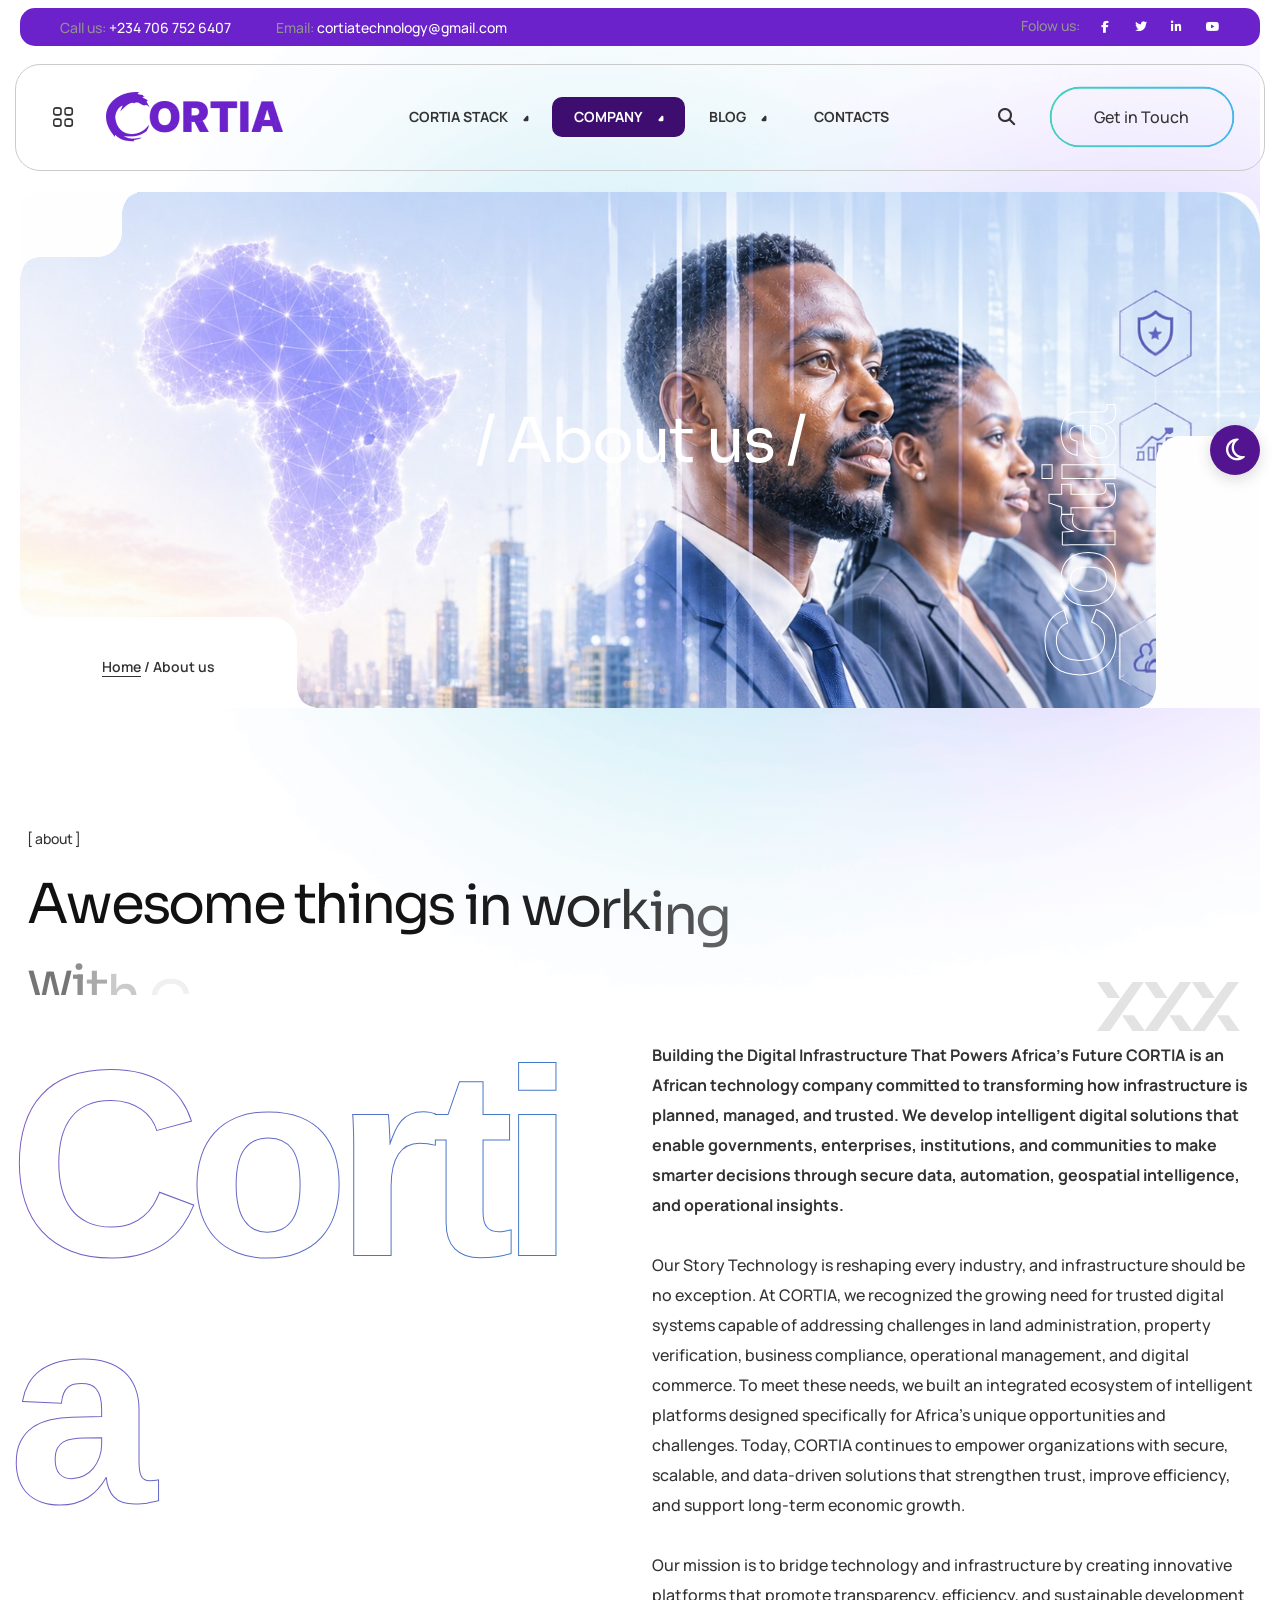
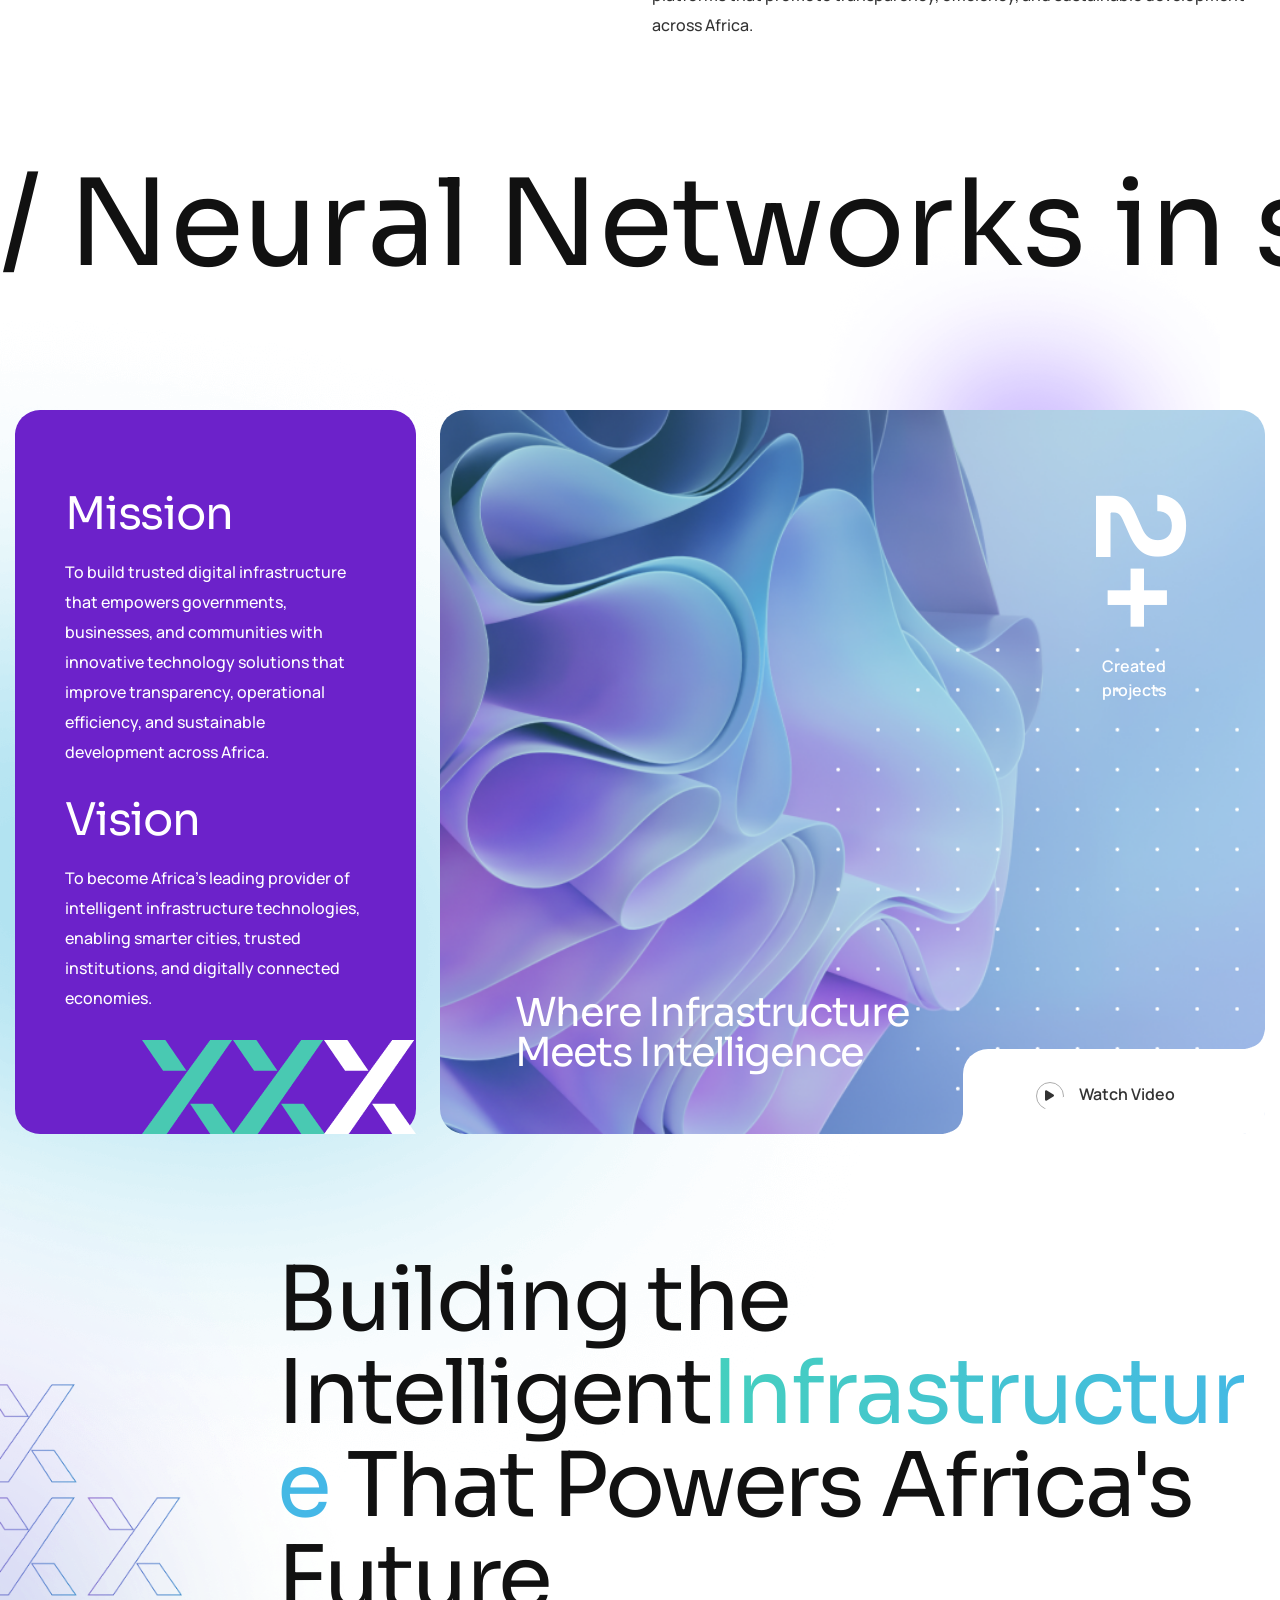
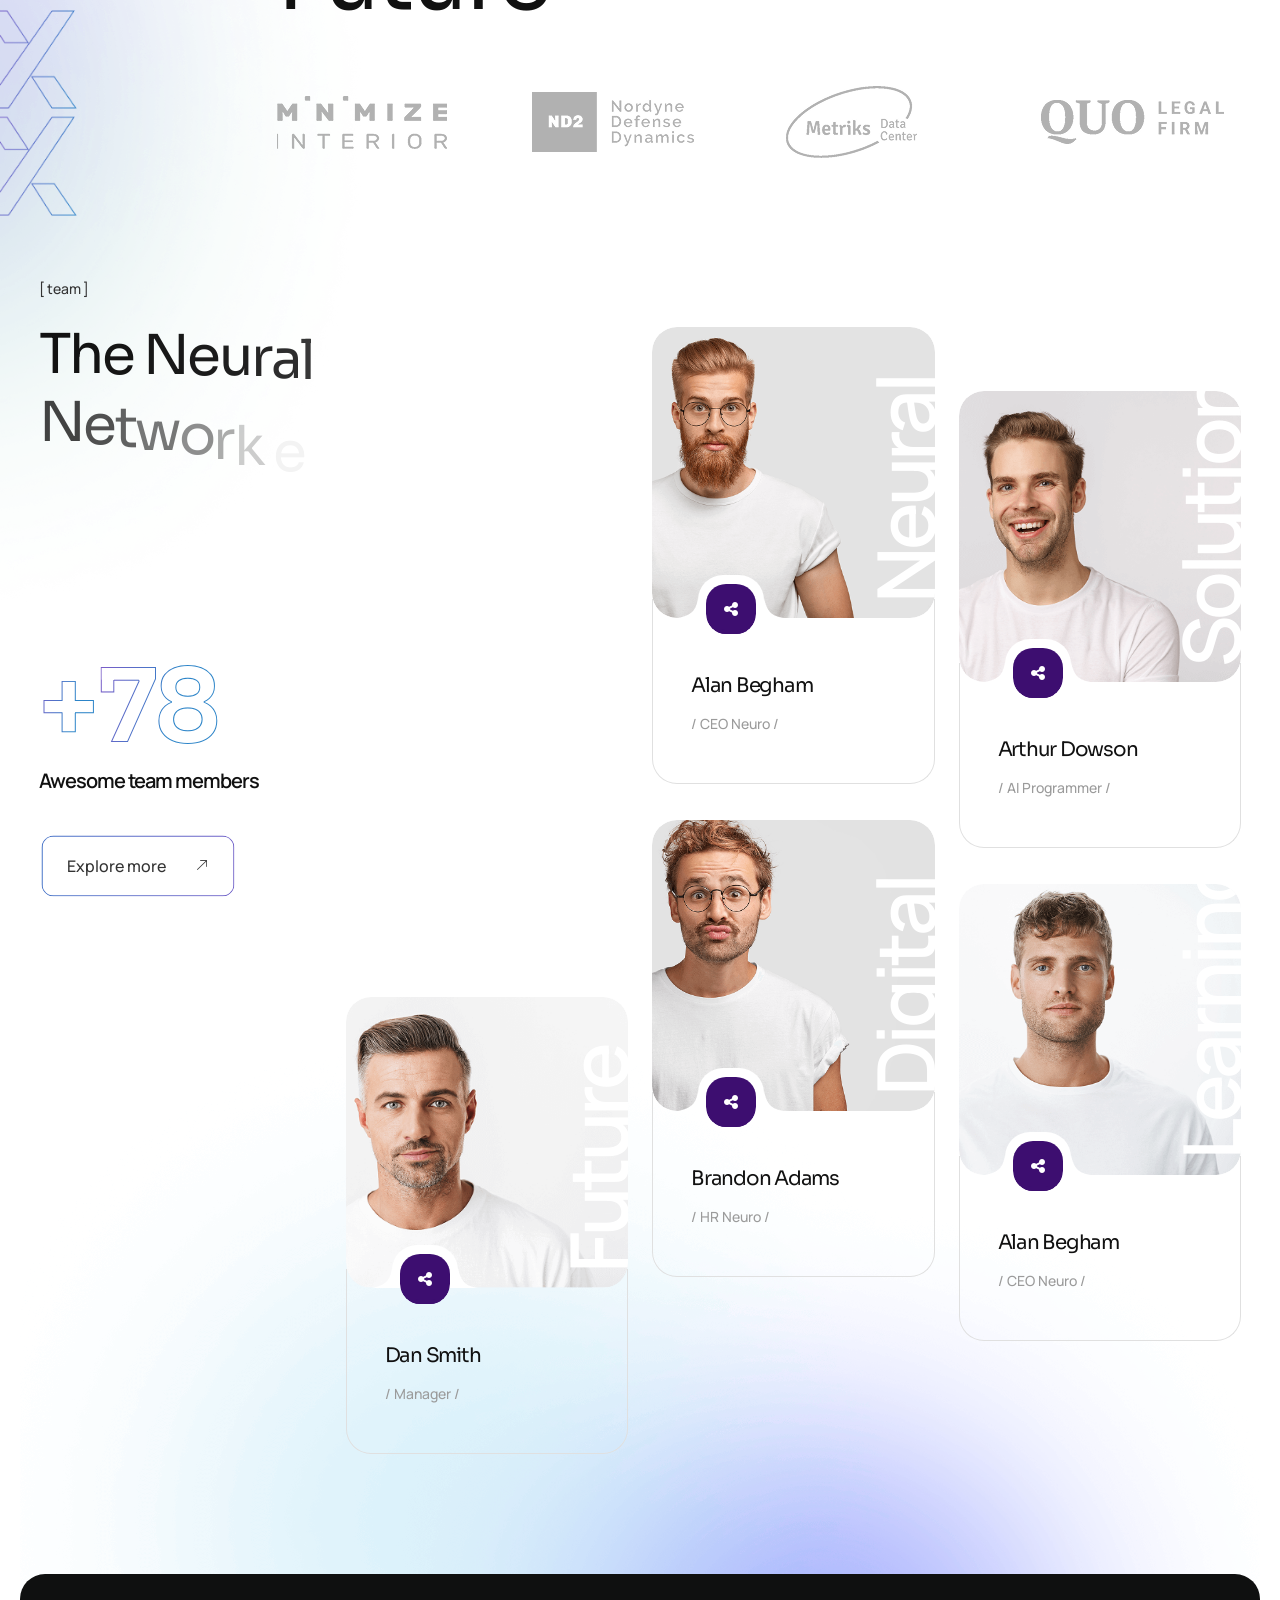
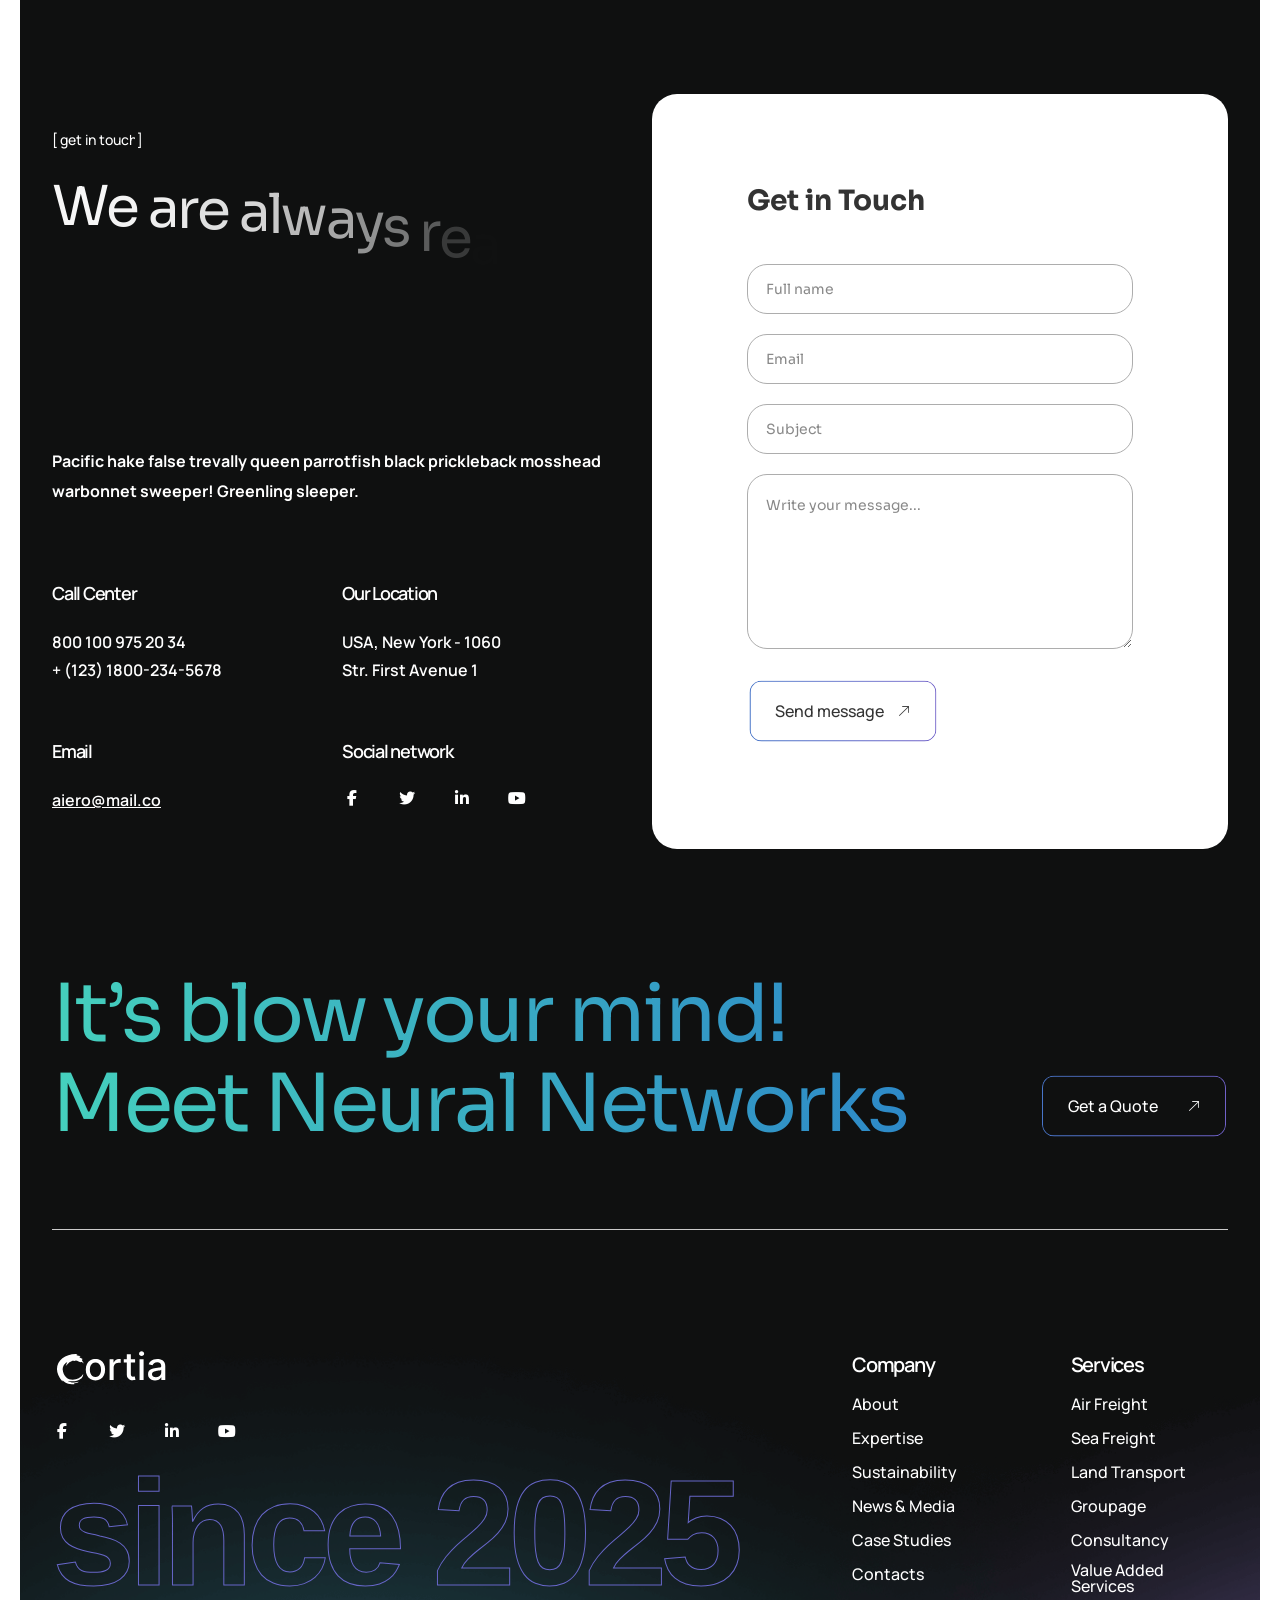
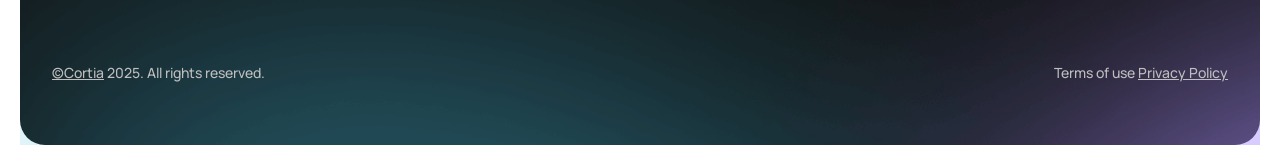
<file: about-us.html>
<!DOCTYPE html>
<html lang="en">


<!-- Mirrored from aiero-tech-template.netlify.app/about-us by HTTrack Website Copier/3.x [XR&CO'2014], Thu, 02 Jul 2026 05:43:47 GMT -->
<!-- Added by HTTrack --><meta http-equiv="content-type" content="text/html;charset=UTF-8" /><!-- /Added by HTTrack -->
<head>
    <meta charset="UTF-8">
    <meta name="viewport" content="width=device-width, initial-scale=1.0">
    <title>About-Us |</title>

    <!-- Preconnect for faster font loading (PUT THIS FIRST!) -->
    <link rel="preconnect" href="https://fonts.googleapis.com/">
    <link rel="preconnect" href="https://fonts.gstatic.com/" crossorigin>

    <!-- favicon -->
    <link rel="icon" type="image/png" href="assets/images/logo-01-light.svg">

    <!-- Google Fonts (deferred) -->
    <link href="https://fonts.googleapis.com/css2?family=Sora:wght@100..800&amp;display=swap" rel="stylesheet" media="print" onload="this.media='all'">
    <link href="https://fonts.googleapis.com/css2?family=Manrope:wght@200..800&amp;display=swap" rel="stylesheet" media="print" onload="this.media='all'">

    <!-- Load Font Awesome CSS asynchronously -->
    <link rel="stylesheet" href="assets/css/font-awesome.min.css" media="print" onload="this.media='all'">

    <!-- fontello font css -->
    <link rel="stylesheet" href="assets/css/plugins/fontello-enqueue.css" media="print" onload="this.media='all'">
    <link rel="stylesheet" href="assets/css/plugins/fontello-icons.css" media="print" onload="this.media='all'">
    <link rel="stylesheet" href="https://cdnjs.cloudflare.com/ajax/libs/font-awesome/6.5.1/css/all.min.css" media="print" onload="this.media='all'">
    <noscript>
    <link rel="stylesheet" href="https://cdnjs.cloudflare.com/ajax/libs/font-awesome/6.5.1/css/all.min.css">
    </noscript>
    <!-- others css -->
    <link rel="stylesheet" href="assets/css/plugins/bootstrap.min.css">
    <link rel="stylesheet" href="assets/css/style.css">
    <link rel="stylesheet" href="assets/css/plugins/swiper-bundle.min.css" media="print" onload="this.media='all'">
    <noscript>
        <link rel="stylesheet" href="assets/css/plugins/swiper-bundle.min.css">
    </noscript>
</head>

<body>
    <div class="wrapper">
        <!-- Preloader -->
        <div id="preloader">
            <div class="loader">
                <img src="assets/images/preloader-dark.png" alt="Loading...">
            </div>
        </div>
        <!-- End Preloader -->

        <button id="themeBtn"><i class="far fa-moon"></i></button>
        <div class="video-modal">
            <div class="video-modal-content">
                <span class="close-btn">&times;</span>
                <iframe allow="autoplay; encrypted-media" allowfullscreen></iframe>
            </div>
        </div>
        <!-- search-popup -->
        <div class="search-popup" data-popup="1">
            <div class="search-popup-content">
                <form>
                    <button type="submit"><i class="fa fa-search"></i></button>
                    <input type="text" placeholder="Type Your Search..." required>
                </form>
                <button type="button" class="close-popup"></button>
            </div>
        </div>

         <!-- Side Menu -->
    <div class="side-menu" id="sideMenu">
        <div class="overlay" id="overlay"></div>
        <a href="javascript:void(0)" class="close-btn" id="closeBtn"><i class="fa fa-close"></i> close</a>
        <div class="menu-content">
            <a class='logo' href='index.html'>
                <img src="assets/images/logo.png" alt="logo">
            </a>
            <div class="sidebar-menu">
                <h4 class="title">contacts</h4>
                <!--<p>USA, New York - 1060 <br> Str. First Avenue 1</p>
                <a href="#" title="" class="nmbr">800 100 975 20 34</a>-->
                <a href="#" title="" class="nmbr"> +234 706 752 6407</a>
                <a href="mailto:cortiatechnology@gmail.com" class="email">cortiatechnology@gmail.com</a>
                <a href="#" title="" class="ibt-btn ibt-btn-outline-3 ibt-btn-rounded">
                    <span>Get in Touch</span>
                </a>
            </div>
            <ul class="social-icon">
                <li><a href="#" title=""><i class="fab fa-facebook-f"></i></a></li>
                <li><a href="#" title=""><i class="fab fa-twitter"></i></a></li>
                <li><a href="#" title=""><i class="fab fa-linkedin-in"></i></a></li>
                <li><a href="#" title=""><i class="fab fa-youtube"></i></a></li>
            </ul>
        </div>
    </div>
    <!-- search-popup -->
    <div class="search-popup" data-popup="1">
        <div class="search-popup-content">
            <form>
                <button type="submit"><i class="fa fa-search"></i></button>
                <input type="text" placeholder="Type Your Search..." required>
            </form>
            <button type="button" class="close-popup"></button>
        </div>
    </div>

    <!-- New Mobile Menu -->
    <div data-menu="mobileMenu" class="side-menu2">
        <div class="menu-btns">
            <a href="#" class="popup-search" data-popup="1"><i class="fa fa-search"></i></a>
            <button id="mobileCloseBtn2" class="close-btn"></button>
        </div>
        <ul>
            <li>
                <a href="#">Cortia Stack</a>
                <ul>
                   <li><a href="index1.html">Core Sure</a></li>
                                                <li><a href="index2.html">LandCerta</a></li>
                                                <li><a href="index4.html">Rental Verify</a></li>
                                                <li><a href="index5.html">OIS</a></li>
                </ul>
            </li>
            <li>
                <a href="#">Cortia Stack</a>
                <ul>
                    <li><a href='about-us.html'>About us</a></li>
                    <li class="sub-menu">
                        <a href="#">Team</a>
                        <ul>
                            <li><a href='team.html' title>Creative team</a></li>
                            <li><a href='team-single.html' title>Team Single</a></li>
                        </ul>
                    </li>
                    <!--<li class="sub-menu">
                        <a href="#">Projects</a>
                        <ul>
                            <li><a href='project.html'>Projects Grid</a></li>
                            <li><a href='project2.html'>Projects Modern</a></li>
                            <li><a href='project-single.html'>Project Single</a></li>
                        </ul>
                    </li>
                    <li><a href='gallery-grid.html'>Gallery Grid</a></li>
                    <li><a href='gallery-masonry.html'>Gallery Masonry</a></li>
                    <li><a href='pricing.html'>Pricing plans</a></li>
                    <li><a href='faq.html'>FAQ</a></li>
                    <li><a href='typography.html'>Typography</a></li>
                    <li><a href='404.html'>404</a></li>-->
                </ul>
            </li>
            <li>
               <!-- <a href="#">Services</a>
                <ul>
                    <li><a href='service.html'>Services Page</a></li>
                    <li><a href='service-single.html'>Service Single</a></li>
                </ul>
            </li>
            <li>
                <a href="#">Shop</a>
                <ul>
                    <li><a href='shop.html'>Products</a></li>
                    <li><a href='shop-single.html'>Single Product</a></li>
                    <li><a href='cart.html'>Shopping cart</a></li>
                    <li><a href='checkout.html'>Checkout</a></li>
                    <li>
                    <li><a href='account.html'>My account</a></li>-->
                </ul>
            </li>
            <li>
                <a href="#">Blog</a>
                <ul>
                    <li><a href='blog.html'>Blog Classic</a></li>
                    <li><a href='blog2.html'>Blog Grid</a></li>
                    <li><a href='blog-single.html'>Blog Single</a></li>
                </ul>
            </li>
            <li><a href="#">Contacts</a></li>
        </ul>
        <div class="menu-contact">
            <span>Contacts</span>
            <a href="tel:+13685678954" class="nmbr" title=""> +234 706 752 6407</a>
            <a href="mailto:cortiatechnology@gmail.com" title="" class="gmail">cortiatechnology@gmail.com</a>
        </div>
        <div class="menu-links">
            <span>Follow us:</span>
            <ul class="social-icon">
                <li><a href="#" title=""><i class="fab fa-facebook-f"></i></a></li>
                <li><a href="#" title=""><i class="fab fa-twitter"></i></a></li>
                <li><a href="#" title=""><i class="fab fa-linkedin-in"></i></a></li>
                <li><a href="#" title=""><i class="fab fa-youtube"></i></a></li>
            </ul>
            <a href="#" title="" class="ibt-btn ibt-btn-outline-3 ibt-btn-rounded">
                <span>Get in Touch</span>
            </a>
        </div>
    </div>
    <!-- Overlay for Mobile Menu -->
    <div class="overlay2"></div>

    <!-- sticky header -->
    <header class="sticky-active">
        <div class="header-menu-area">
            <div class="row gx-20 align-items-center justify-content-between">
                <div class="col-auto">
                    <div class="header-logo">
                        <a href="javascript:void(0)" class="menu-toggle"></a>
                        <a href='index.html'>
                            <img src="assets/images/logo.png" alt="logo">
                        </a>
                    </div>
                </div>
                <div class="col-auto">
                    <nav class="main-menu menu-style1">
                        <ul>
                            <li>
                                <a class='active' href='index.html'>
                                    <span class="menu-item">Cortia Stack</span>
                                    <span class="menu-item2">Cortia Stack</span>
                                </a>
                                <ul class="mega-sub-menu">
                                    <li class="mega-menu-column">
                                        <ul>
                                            <li><a href="index1.html">Core Sure — Build with Confidence</a></li>
                                                <li><a href="index2.html">LandCerta —  Secure Land. Assured Future</a></li>
                                                <li><a href="index3.html">Rental Verify —  Verify. Rent. Relax</a></li>
                                                <li><a href="index4.html">OIS — Managed Infrastructure</a></li>
                                        </ul>
                                    </li>
                                    <li class="mega-menu-column">
                                        <a class='darkModeTriggerImg' href='index.html'><img src="assets/images/event/dark-version.png" alt="AI Agency & Technology HTML Template"></a>
                                        <a class='darkModeTriggerImg2' href='index.html'><img src="assets/images/event/light-version.png" alt="AI Agency & Technology HTML Template"></a>
                                    </li>
                                </ul>
                            </li>
                            <li>
                                <a href="#">
                                    <span class="menu-item"> Company</span>
                                    <span class="menu-item2">Company</span>
                                </a>
                                <ul class="sub-menu">
                                    <li><a href='about-us.html'>About us</a></li>
                                    <li>
                                        <a href='team.html'>Team</a>
                                        <ul class="sub-menu v1">
                                            <li><a href='team.html'>Creative team</a></li>
                                            <li><a href='team-single.html'>Team Single</a></li>
                                        </ul>
                                    </li>
                                    
                                    <!--
                                        <a href="#">Projects</a>
                                        <ul class="sub-menu v2">
                                            <li><a href='project.html'>Projects Grid</a></li>
                                            <li><a href='project2.html'>Projects Modern</a></li>
                                            <li><a href='project-single.html'>Project Single</a></li>
                                        </ul>
                                    </li>
                                    <li><a href='gallery-grid.html'>Gallery Grid</a></li>
                                    <li><a href='gallery-masonry.html'>Gallery Masonry</a></li>
                                    <li><a href='pricing.html'>Pricing plans</a></li>
                                    <li><a href='faq.html'>FAQ</a></li>
                                    <li><a href='typography.html'>Typography</a></li>
                                    <li><a href='404.html'>404</a></li>
                                </ul>
                            </li>
                            <li>
                                <a href='service.html'>
                                    <span class="menu-item">services</span>
                                    <span class="menu-item2">services</span>
                                </a>
                                <ul class="sub-menu">
                                    <li><a href='service.html'>Services Page</a></li>
                                    <li><a href='service-single.html'>Service Single</a></li>
                                </ul>
                            </li>
                            <li>
                                <a href='shop.html'>
                                    <span class="menu-item">Shop</span>
                                    <span class="menu-item2">Shop</span>
                                </a>
                                <ul class="sub-menu">
                                    <li><a href='shop.html'>Products</a></li>
                                    <li><a href='shop-single.html'>Single Product</a></li>
                                    <li><a href='cart.html'>Shopping cart</a></li>
                                    <li><a href='checkout.html'>Checkout</a></li>
                                    <li><a href='account.html'>My account</a></li>-->
                                </ul>
                            </li>
                            <li>
                                <a href='blog.html'>
                                    <span class="menu-item">Blog</span>
                                    <span class="menu-item2">Blog</span>
                                </a>
                                <ul class="sub-menu">
                                    <li><a href='blog.html'>Blog Classic</a></li>
                                    <li><a href='blog2.html'>Blog Grid</a></li>
                                    <li><a href='blog-single.html'>Blog Single</a></li>
                                </ul>
                            </li>
                            <li>
                                <a href='contact.html'>
                                    <span class="menu-item">Contacts</span>
                                    <span class="menu-item2">Contacts</span>
                                </a>
                            </li>
                        </ul>
                    </nav>
                </div>
                <div class="col-auto d-none d-xl-block">
                    <div class="btn-box">
                        <a href="#" class="popup-search" data-popup="1"><i class="fa fa-search"></i></a>
                        <a href="#" title="" class="ibt-btn ibt-btn-outline-3 ibt-btn-rounded">
                            <span>Get in Touch</span>
                        </a>
                    </div>
                </div>
            </div>
            <button class="hamburger popup-menu" data-menu="mobileMenu">
                <span></span>
                <span></span>
                <span></span>
            </button>
        </div>
    </header>
    <!-- End sticky header -->

    <!--======== Header ========-->
    <header class="vs-header15">
        <div class="header-top4">
            <div class="container-fluid">
                <div class="header-top-content4">
                    <ul class="top-bar-contacts">
                        <li>
                            <span class="contact-item-title">Call us:</span>
                            <a href="tel:+2347067526407"> +234 706 752 6407</a>
                        </li>
                        <li>
                            <span class="contact-item-title">Email:</span>
                            <a href="mailto:cortiatechnology@gmail.com">cortiatechnology@gmail.com</a>
                        </li>
                    </ul>
                    <ul class="top-bar-socials">
                        <li><span>Folow us:</span></li>
                        <li><a href="#" title=""><i class="fab fa-facebook-f"></i></a></li>
                        <li><a href="#" title=""><i class="fab fa-twitter"></i></a></li>
                        <li><a href="#" title=""><i class="fab fa-linkedin-in"></i></a></li>
                        <li><a href="#" title=""><i class="fab fa-youtube"></i></a></li>
                    </ul>
                </div>
            </div>
        </div>
        <!--vs-main-menu-wrapper start-->
        <div class="header-bottom15">
            <div class="container2 position-relative">
                <div class="header-menu-area">
                    <div class="row gx-20 align-items-center justify-content-between">
                        <div class="col-auto">
                            <div class="header-logo">
                                <a href="javascript:void(0)" class="menu-toggle"></a>
                                <a href='index.html'>
                                    <img src="assets/images/logo.png" alt="logo">
                                </a>
                            </div>
                        </div>
                        <div class="col-auto">
                            <nav class="main-menu menu-style1">
                                <ul>
                                    <li>
                                        <a class='active' href='index.html'>
                                            <span class="menu-item">Cortia Stack</span>
                                            <span class="menu-item2">Cortia Stack</span>
                                        </a>
                                        <ul class="mega-sub-menu">
                                            <li class="mega-menu-column">
                                                <ul>
                                                   <li><a href="index1.html">Core Sure — Build with Confidence</a></li>
                                                <li><a href="index2.html">LandCerta —  Secure Land. Assured Future</a></li>
                                                <li><a href="index3.html">Rental Verify —  Verify. Rent. Relax</a></li>
                                                <li><a href="index4.html">OIS — Managed Infrastructure</a></li>
                                                </ul>
                                            </li>
                                            <li class="mega-menu-column">
                                                <a class='darkModeTriggerImg' href='index.html'><img src="assets/images/event/dark-version.png" alt="AI Agency & Technology HTML Template"></a>
                                                <a class='darkModeTriggerImg2' href='index.html'><img src="assets/images/event/light-version.png" alt="AI Agency & Technology HTML Template"></a>
                                            </li>
                                        </ul>
                                    </li>
                                    <li>
                                        <a href="#">
                                            <span class="menu-item">Company</span>
                                            <span class="menu-item2">Company</span>
                                        </a>
                                        <ul class="sub-menu">
                                            <li><a href='about-us.html'>About us</a></li>
                                            <li>
                                                <a href='team.html'>Team</a>
                                                <ul class="sub-menu v1">
                                                    <li><a href='team.html'>Creative team</a></li>
                                                    <li><a href='team-single.html'>Team Single</a></li>
                                                </ul>
                                            </li>
                                            <!--li>
                                                <a href="#">Projects</a>
                                                <ul class="sub-menu v2">
                                                    <li><a href='project.html'>Projects Grid</a></li>
                                                    <li><a href='project2.html'>Projects Modern</a></li>
                                                    <li><a href='project-single.html'>Project Single</a></li>
                                                </ul>
                                            </li>
                                            <li><a href='gallery-grid.html'>Gallery Grid</a></li>
                                            <li><a href='gallery-masonry.html'>Gallery Masonry</a></li>
                                            <li><a href='pricing.html'>Pricing plans</a></li>
                                            <li><a href='faq.html'>FAQ</a></li>
                                            <li><a href='typography.html'>Typography</a></li>
                                            <li><a href='404.html'>404</a></li>
                                        </ul>
                                    </li>
                                    <li>
                                        <a href='service.html'>
                                            <span class="menu-item">services</span>
                                            <span class="menu-item2">services</span>
                                        </a>
                                        <ul class="sub-menu">
                                            <li><a href='service.html'>Services Page</a></li>
                                            <li><a href='service-single.html'>Service Single</a></li>
                                        </ul>
                                    </li>
                                    <li>
                                        <a href='shop.html'>
                                            <span class="menu-item">Shop</span>
                                            <span class="menu-item2">Shop</span>
                                        </a>
                                        <ul class="sub-menu">
                                            <li><a href='shop.html'>Products</a></li>
                                            <li><a href='shop-single.html'>Single Product</a></li>
                                            <li><a href='cart.html'>Shopping cart</a></li>
                                            <li><a href='checkout.html'>Checkout</a></li>
                                            <li><a href='account.html'>My account</a></li>-->
                                        </ul>
                                    </li>
                                    <li>
                                        <a href='blog.html'>
                                            <span class="menu-item">Blog</span>
                                            <span class="menu-item2">Blog</span>
                                        </a>
                                        <ul class="sub-menu">
                                            <li><a href='blog.html'>Blog Classic</a></li>
                                            <li><a href='blog2.html'>Blog Grid</a></li>
                                            <li><a href='blog-single.html'>Blog Single</a></li>
                                        </ul>
                                    </li>
                                    <li>
                                        <a href='contact.html'>
                                            <span class="menu-item">Contacts</span>
                                            <span class="menu-item2">Contacts</span>
                                        </a>
                                    </li>
                                </ul>
                            </nav>
                        </div>
                        <div class="col-auto d-none d-xl-block">
                            <div class="btn-box">
                                <a href="#" class="popup-search" data-popup="1"><i class="fa fa-search"></i></a>
                                <a href="#" title="" class="ibt-btn ibt-btn-outline-3 ibt-btn-rounded">
                                    <span>Get in Touch</span>
                                </a>
                            </div>
                        </div>
                    </div>
                    <button class="hamburger popup-menu" data-menu="mobileMenu">
                        <span></span>
                        <span></span>
                        <span></span>
                    </button>
                </div>
            </div>
        </div>
        <!--vs-main-menu-wrapper end-->
    </header>
    <!--======== / Header ========-->

        <!-- page-banner9 -->
        <section class="page-banner11">
            <div class="shape"></div>
            <div class="shape3"></div>
            <div class="staff-text">Cortia</div>
            <div class="container">
                <div class="page-content">
                    <h1 class="title">/ About us /</h1>
                </div>
            </div>
            <ul class="breadcrumbs">
                <li><a href='index.html' title>Home</a></li>
                <li>/</li>
                <li>About us</li>
            </ul>
        </section>
        <!-- End page-banner9 -->

        <!-- about-us-sec9 -->
        <section class="about-us-sec9 ibt-section-gap">
            <div class="container">
                <div class="title-area">
                    <div class="sec-title">
                        <span class="sub-title">about</span>
                        <h2 class="title animated-heading">Awesome things in working with Cortia </h2>
                    </div>
                    <div class="anim-img2">
                        <img src="assets/images/event/cross1-1.png" alt="AI Agency & Technology HTML Template">
                    </div>
                </div>
                <div class="row">
                    <div class="col-lg-6">
                        <div class="about-content9">
                            <h6 class="title">Cortia</h6>
                        </div>
                    </div>
                    <div class="col-lg-6">
                        <div class="about-info9">
                            <p>Building the Digital Infrastructure That Powers Africa's Future

                         CORTIA is an African technology company committed to transforming how infrastructure is planned, managed, and trusted. We develop intelligent digital solutions that enable governments, enterprises, institutions, and communities to make smarter decisions through secure data, automation, geospatial intelligence, and operational insights.

                            </p>
                            <p>Our Story

Technology is reshaping every industry, and infrastructure should be no exception. At CORTIA, we recognized the growing need for trusted digital systems capable of addressing challenges in land administration, property verification, business compliance, operational management, and digital commerce.

To meet these needs, we built an integrated ecosystem of intelligent platforms designed specifically for Africa's unique opportunities and challenges.

Today, CORTIA continues to empower organizations with secure, scalable, and data-driven solutions that strengthen trust, improve efficiency, and support long-term economic growth.
                            </p>
                            <p class="mb-0">                   Our mission is to bridge technology and infrastructure by creating innovative platforms that promote transparency, efficiency, and sustainable development across Africa.

                            </p>
                        </div>
                    </div>
                </div>
            </div>
        </section>
        <!-- End about-us-sec9 -->

        <!-- marquee-sec -->
        <section class="marquee-sec ibt-section-gapBottom">
            <h2 style="display:none;">Marquee Section</h2>
            <div class="marquee">
                <div class="marquee-inner">
                    <span>/ Neural Networks in shaping the future of technology.</span>
                    <span>/ Neural Networks in shaping the future of technology.</span>
                </div>
            </div>
        </section>
        <!-- End marquee-sec -->

        <!-- service-sec22 -->
        <section class="service-sec22">
            <div class="container2">
                <div class="row">
                    <div class="col-xl-4 col-lg-4 col-md-12 col-sm-12">
                        <div class="ser-card22">
                            <div class="ser-content22">
                                <img src="assets/images/layers/corss2.png" alt="AI Agency & Technology HTML Template" class="cross">
                                <h4 class="title">Mission</h4>
                                <p>To build trusted digital infrastructure that empowers governments, businesses, and communities with innovative technology solutions that improve transparency, operational efficiency, and sustainable development across Africa.
                                </p>
                                <h4 class="title">Vision</h4>
                                <p>
                               To become Africa's leading provider of intelligent infrastructure technologies, enabling smarter cities, trusted institutions, and digitally connected economies.
                                </p>
                            </div>
                        </div>
                    </div>
                    <div class="col-xl-8 col-lg-8 col-md-12 col-sm-12">
                        <div class="ser-card22 v2">
                            <img src="assets/images/event/ser22-2.png" alt="AI Agency & Technology HTML Template">
                            <div class="inner-content2">
                                <h4 class="profection">Where Infrastructure Meets Intelligence </h4>
                                <div class="ser-counter22">
                                    <div class="counter-box22">
                                        <span class="counter-number percent-counter" data-target="10">0</span>
                                        <span class="counter-text">+</span>
                                    </div>
                                    <span class="title">Created <br>projects</span>
                                </div>
                            </div>
                            <div class="ser-video-box">
                                <a href="#" class="video-popup" data-video="https://www.youtube.com/embed/aircAruvnKk">
                                    <i class="fa fa-play"></i> Watch Video
                                </a>
                            </div>
                        </div>
                    </div>
                </div>
            </div>
        </section>
        <!-- End service-sec22 -->

        <!-- neural-playground -->
        <section class="neural-playground7 ibt-section-gap">
            <div class="container3">
                <div class="row">
                    <div class="col-lg-2 col-md-2 col-sm-12">
                        <div class="neural-img">
                            <img src="assets/images/layers/layer.png" alt="AI Agency & Technology HTML Template">
                        </div>
                    </div>
                    <div class="col-lg-10 col-md-10 col-sm-12"> 
                        <div class="neural-content">
                            <h2 class="gradient-title">Building the Intelligent<span>Infrastructure</span> That Powers Africa's Future
                            </h2>
                            <div class="swiper brand">
                                <div class="swiper-wrapper">
                                    <div class="swiper-slide">
                                        <a href="#" title=""><img src="assets/images/brand/brand1.png" alt="AI Agency & Technology HTML Template"></a>
                                    </div>
                                    <div class="swiper-slide">
                                        <a href="#" title=""><img src="assets/images/brand/brand2.png" alt="AI Agency & Technology HTML Template"></a>
                                    </div>
                                    <div class="swiper-slide">
                                        <a href="#" title=""><img src="assets/images/brand/brand3.png" alt="AI Agency & Technology HTML Template"></a>
                                    </div>
                                    <div class="swiper-slide">
                                        <a href="#" title=""><img src="assets/images/brand/brand4.png" alt="AI Agency & Technology HTML Template"></a>
                                    </div>
                                    <div class="swiper-slide">
                                        <a href="#" title=""><img src="assets/images/brand/brand1.png" alt="AI Agency & Technology HTML Template"></a>
                                    </div>
                                    <div class="swiper-slide">
                                        <a href="#" title=""><img src="assets/images/brand/brand2.png" alt="AI Agency & Technology HTML Template"></a>
                                    </div>
                                    <div class="swiper-slide">
                                        <a href="#" title=""><img src="assets/images/brand/brand3.png" alt="AI Agency & Technology HTML Template"></a>
                                    </div>
                                    <div class="swiper-slide">
                                        <a href="#" title=""><img src="assets/images/brand/brand4.png" alt="AI Agency & Technology HTML Template"></a>
                                    </div>
                                </div>
                            </div>
                        </div>
                    </div>
                </div>
            </div>
        </section>
        <!-- End neural-playground -->

        <!-- team-section -->
        <section class="team-section v2 ibt-section-gapBottom">
            <div class="container">
                <div class="row">
                    <div class="col-lg-6 col-md-12">
                        <div class="team-info">
                            <div class="sec-title">
                                <span class="sub-title">team</span>
                                <h2 class="title animated-heading">The Neural Network experts: uniting talent for
                                    intelligent solutions
                                </h2>
                                <div class="team-counter">
                                    <div class="counter-box8">
                                        <span class="counter-text">+</span>
                                        <span class="counter-number percent-counter" data-target="500">0</span>
                                    </div>
                                    <span class="title">Awesome team members</span>
                                </div>
                                <a class='ibt-btn ibt-btn-outline' href='service.html' title>
                                    <span>Explore more</span>
                                    <i class="icon-arrow-top"></i>
                                </a>
                            </div>
                            <div class="row">
                                <div class="col-lg-6 col-md-12">
                                </div>
                                <div class="col-lg-6 col-md-6">
                                    <div class="team-card v1 mb-0">
                                        <div class="team-img">
                                            <img src="assets/images/team/team1-1.png" alt="AI Agency & Technology HTML Template">
                                            <span class="sub-title">Future</span>
                                            <div class="team-shap"></div>
                                        </div>
                                        <div class="team-content">
                                            <div class="share-box">
                                                <span class="share-icon fa fa-share-alt"></span>
                                                <ul class="social-links">
                                                    <li><a href="https://www.youtube.com/" target="_blank" title=""><i
                                                                class="fab fa-youtube"></i></a></li>
                                                    <li><a href="http://www.linkedin.com/" target="_blank" title=""><i
                                                                class="fab fa-linkedin-in"></i></a></li>
                                                    <li><a href="http://www.twitter.com/" target="_blank" title=""><i
                                                                class="fab fa-twitter"></i></a></li>
                                                    <li><a href="https://www.facebook.com/" target="_blank" title=""><i
                                                                class="fab fa-facebook-f"></i></a></li>
                                                </ul>
                                            </div>
                                            <h4 class="name"><a href='team-single.html' title>Dan Smith</a></h4>
                                            <span class="designation">/ Manager /</span>
                                        </div>
                                    </div>
                                </div>
                            </div>
                        </div>
                    </div>
                    <div class="col-lg-6 col-md-12">
                        <div class="team-member">
                            <div class="row">
                                <div class="col-lg-6 col-md-6 col-sm-6">
                                    <div class="team-card">
                                        <div class="team-img">
                                            <img src="assets/images/team/team1-2.png" alt="AI Agency & Technology HTML Template">
                                            <span class="sub-title">Neural</span>
                                            <div class="team-shap"></div>
                                        </div>
                                        <div class="team-content">
                                            <div class="share-box">
                                                <span class="share-icon fa fa-share-alt"></span>
                                                <ul class="social-links">
                                                    <li><a href="https://www.youtube.com/" target="_blank" title=""><i
                                                                class="fab fa-youtube"></i></a></li>
                                                    <li><a href="http://www.linkedin.com/" target="_blank" title=""><i
                                                                class="fab fa-linkedin-in"></i></a></li>
                                                    <li><a href="http://www.twitter.com/" target="_blank" title=""><i
                                                                class="fab fa-twitter"></i></a></li>
                                                    <li><a href="https://www.facebook.com/" target="_blank" title=""><i
                                                                class="fab fa-facebook-f"></i></a></li>
                                                </ul>
                                            </div>
                                            <h4 class="name"><a href='team-single.html' title>Alan Begham</a></h4>
                                            <span class="designation">/ CEO Neuro /</span>
                                        </div>
                                    </div>
                                    <div class="team-card ">
                                        <div class="team-img">
                                            <img src="assets/images/team/team1-4.png" alt="AI Agency & Technology HTML Template">
                                            <span class="sub-title">Digital</span>
                                            <div class="team-shap"></div>
                                        </div>
                                        <div class="team-content">
                                            <div class="share-box">
                                                <span class="share-icon fa fa-share-alt"></span>
                                                <ul class="social-links">
                                                    <li><a href="https://www.youtube.com/" target="_blank" title=""><i
                                                                class="fab fa-youtube"></i></a></li>
                                                    <li><a href="http://www.linkedin.com/" target="_blank" title=""><i
                                                                class="fab fa-linkedin-in"></i></a></li>
                                                    <li><a href="http://www.twitter.com/" target="_blank" title=""><i
                                                                class="fab fa-twitter"></i></a></li>
                                                    <li><a href="https://www.facebook.com/" target="_blank" title=""><i
                                                                class="fab fa-facebook-f"></i></a></li>
                                                </ul>
                                            </div>
                                            <h4 class="name"><a href='team-single.html' title>Brandon Adams</a></h4>
                                            <span class="designation">/ HR Neuro /</span>
                                        </div>
                                    </div>
                                </div>
                                <div class="col-lg-6 col-md-6 col-sm-6">
                                    <div class="team-card v2">
                                        <div class="team-img">
                                            <img src="assets/images/team/team1-3.png" alt="AI Agency & Technology HTML Template">
                                            <span class="sub-title">Solutions</span>
                                            <div class="team-shap"></div>
                                        </div>
                                        <div class="team-content">
                                            <div class="share-box">
                                                <span class="share-icon fa fa-share-alt"></span>
                                                <ul class="social-links">
                                                    <li><a href="https://www.youtube.com/" target="_blank" title=""><i
                                                                class="fab fa-youtube"></i></a></li>
                                                    <li><a href="http://www.linkedin.com/" target="_blank" title=""><i
                                                                class="fab fa-linkedin-in"></i></a></li>
                                                    <li><a href="http://www.twitter.com/" target="_blank" title=""><i
                                                                class="fab fa-twitter"></i></a></li>
                                                    <li><a href="https://www.facebook.com/" target="_blank" title=""><i
                                                                class="fab fa-facebook-f"></i></a></li>
                                                </ul>
                                            </div>
                                            <h4 class="name"><a href='team-single.html' title>Arthur Dowson</a></h4>
                                            <span class="designation">/ AI Programmer /</span>
                                        </div>
                                    </div>
                                    <div class="team-card v3 mb-0">
                                        <div class="team-img">
                                            <img src="assets/images/team/team1-5.png" alt="AI Agency & Technology HTML Template">
                                            <span class="sub-title">Learning</span>
                                            <div class="team-shap"></div>
                                        </div>
                                        <div class="team-content">
                                            <div class="share-box">
                                                <span class="share-icon fa fa-share-alt"></span>
                                                <ul class="social-links">
                                                    <li><a href="https://www.youtube.com/" target="_blank" title=""><i
                                                                class="fab fa-youtube"></i></a></li>
                                                    <li><a href="http://www.linkedin.com/" target="_blank" title=""><i
                                                                class="fab fa-linkedin-in"></i></a></li>
                                                    <li><a href="http://www.twitter.com/" target="_blank" title=""><i
                                                                class="fab fa-twitter"></i></a></li>
                                                    <li><a href="https://www.facebook.com/" target="_blank" title=""><i
                                                                class="fab fa-facebook-f"></i></a></li>
                                                </ul>
                                            </div>
                                            <h4 class="name"><a href='team-single.html' title>Alan Begham</a></h4>
                                            <span class="designation">/ CEO Neuro /</span>
                                        </div>
                                    </div>
                                </div>
                            </div>
                        </div>
                    </div>
                </div>
            </div>
        </section>
        <!-- End team-section -->

        <!-- main-sec -->
        <section class="main-sec">
            <!-- contact-sec -->
            <div class="contact-sec ibt-section-gap">
                <div class="container">
                    <div class="row align-items-center">
                        <div class="col-lg-6">
                            <div class="contact-content">
                                <div class="sec-title white">
                                    <span class="sub-title">get in touch</span>
                                    <h2 class="title animated-heading">We are always ready to help you and answer your
                                        questions</h2>
                                    <p>Pacific hake false trevally queen parrotfish black prickleback mosshead
                                        warbonnet sweeper! Greenling sleeper.
                                    </p>
                                </div>
                                <div class="row">
                                    <div class="col-lg-6 col-md-6 col-sm-6">
                                        <div class="contact-info">
                                            <div class="call-center">
                                                <h4 class="title">Call Center</h4>
                                                <a href="tel:8003508431" class="nmbr">800 100 975 20 34</a>
                                                <a href="mailto:support@aiero.com" class="nmbr">+ (123)
                                                    1800-234-5678</a>
                                            </div>
                                            <div class="call-center mb-0">
                                                <h4 class="title">Email</h4>
                                                <a href="mailto:support@aiero.com" class="gmail">aiero@mail.co</a>
                                            </div>
                                        </div>
                                    </div>
                                    <div class="col-lg-6 col-md-6 col-sm-6">
                                        <div class="contact-info">
                                            <div class="call-center">
                                                <h4 class="title">Our Location</h4>
                                                <p>USA, New York - 1060 <br>Str. First Avenue 1</p>
                                            </div>
                                            <div class="call-center mb-0">
                                                <h4 class="title">Social network</h4>
                                                <ul class="social-icon">
                                                    <li><a href="https://www.facebook.com/" target="_blank" title=""><i
                                                                class="fab fa-facebook-f"></i></a></li>
                                                    <li><a href="http://www.twitter.com/" target="_blank" title=""><i
                                                                class="fab fa-twitter"></i></a></li>
                                                    <li><a href="http://www.linkedin.com/" target="_blank" title=""><i
                                                                class="fab fa-linkedin-in"></i></a></li>
                                                    <li><a href="https://www.youtube.com/" target="_blank" title=""><i
                                                                class="fab fa-youtube"></i></a></li>
                                                </ul>
                                            </div>
                                        </div>
                                    </div>
                                </div>
                            </div>
                        </div>
                        <div class="col-lg-6">
                            <div class="contact-form">
                                <form action="#" method="post" class="custom-form">
                                    <h2>Get in Touch</h2>
                                    <input type="text" id="name" name="name" placeholder="Full name" required>
                                    <input type="email" id="email" name="email" placeholder="Email" required>
                                    <input type="text" id="subject" name="subject" placeholder="Subject" required>
                                    <textarea id="message" name="message" rows="5" placeholder="Write your message..." required></textarea>

                                    <button type="submit" class="ibt-btn ibt-btn-outline">
                                        <span>Send message</span>
                                        <i class="icon-arrow-top"></i>
                                    </button>
                                </form>
                            </div>
                        </div>
                    </div>
                </div>
            </div>
            <!-- End contact-sec -->

            <!-- footer-style1 -->
            <footer class="footer-style1">
                <div class="footer-top">
                    <div class="container">
                        <div class="footer-content">
                            <h2 class="title">It’s blow your mind! Meet Neural Networks</h2>
                            <a href="#" title="" class="ibt-btn ibt-btn-outline">
                                <span>Get a Quote</span>
                                <i class="icon-arrow-top"></i>
                            </a>
                        </div>
                    </div>
                </div>
                <div class="widget-area ibt-section-gapTop">
                    <div class="container">
                        <div class="row">
                            <div class="col-xl-8 col-lg-6">
                                <div class="about-widget footer-widget">
                                    <div class="footer-logo">
                                        <img src="assets/images/logo2.svg" alt="AI Agency & Technology HTML Template">
                                    </div>
                                    <ul class="social-icon">
                                        <li><a href="https://www.facebook.com/" target="_blank" title=""><i
                                                    class="fab fa-facebook-f"></i></a></li>
                                        <li><a href="http://www.twitter.com/" target="_blank" title=""><i
                                                    class="fab fa-twitter"></i></a></li>
                                        <li><a href="http://www.linkedin.com/" target="_blank" title=""><i
                                                    class="fab fa-linkedin-in"></i></a></li>
                                        <li><a href="https://www.youtube.com/" target="_blank" title=""><i
                                                    class="fab fa-youtube"></i></a></li>
                                    </ul>
                                    <h2 class="title">since 2025</h2>
                                </div>
                            </div>
                            <div class="col-xl-4 col-lg-6">
                                <div class="footer-menu">
                                    <div class="footer-links footer-widget">
                                        <h4 class="widget-title">Company</h4>
                                        <ul>
                                            <li><a href='about-us.html' title>About</a></li>
                                            <li><a href="#" title="">Expertise</a></li>
                                            <li><a href="#" title="">Sustainability</a></li>
                                            <li><a href="#" title="">News & Media</a></li>
                                            <li><a href="#" title="">Case Studies</a></li>
                                            <li><a href="#" title="">Contacts</a></li>
                                        </ul>
                                    </div>
                                    <div class="footer-links footer-widget">
                                        <h4 class="widget-title">Services</h4>
                                        <ul>
                                            <li><a href="#" title="">Air Freight</a></li>
                                            <li><a href="#" title="">Sea Freight</a></li>
                                            <li><a href="#" title="">Land Transport</a></li>
                                            <li><a href="#" title="">Groupage</a></li>
                                            <li><a href="#" title="">Consultancy</a></li>
                                            <li><a href="#" title="">Value Added Services</a></li>
                                        </ul>
                                    </div>
                                </div>
                            </div>
                        </div>
                    </div>
                </div>
                <div class="footer-botom">
                    <div class="container">
                        <div class="footer-box">
                            <p><a href="#">©Cortia</a> 2025. All rights reserved.</p>
                            <span>Terms of use <a href="#">Privacy Policy</a></span>
                        </div>
                    </div>
                </div>
            </footer>
            <!-- footer-style1 -->
        </section>
        <!-- End main-sec -->

        <!-- Scroll Button -->
        <button id="scrollBtn" title="Go to top">
            <i class="fas fa-angle-up"></i>
        </button>
    </div>

    <!-- Js Plugin -->
    <script src="assets/js/bootstrap.min.js" defer></script>
    <script src="assets/js/vendor/swiper-bundle.min.js" defer></script>
    <script src="assets/js/vendor/lenis.min.js" defer></script>
    <script src="assets/js/vendor/gsap.min.js" defer></script>
    <script src="assets/js/vendor/ScrollTrigger.min.js" defer></script>
    <script src="assets/js/main.js" defer></script>
</body>


</html>
</file>
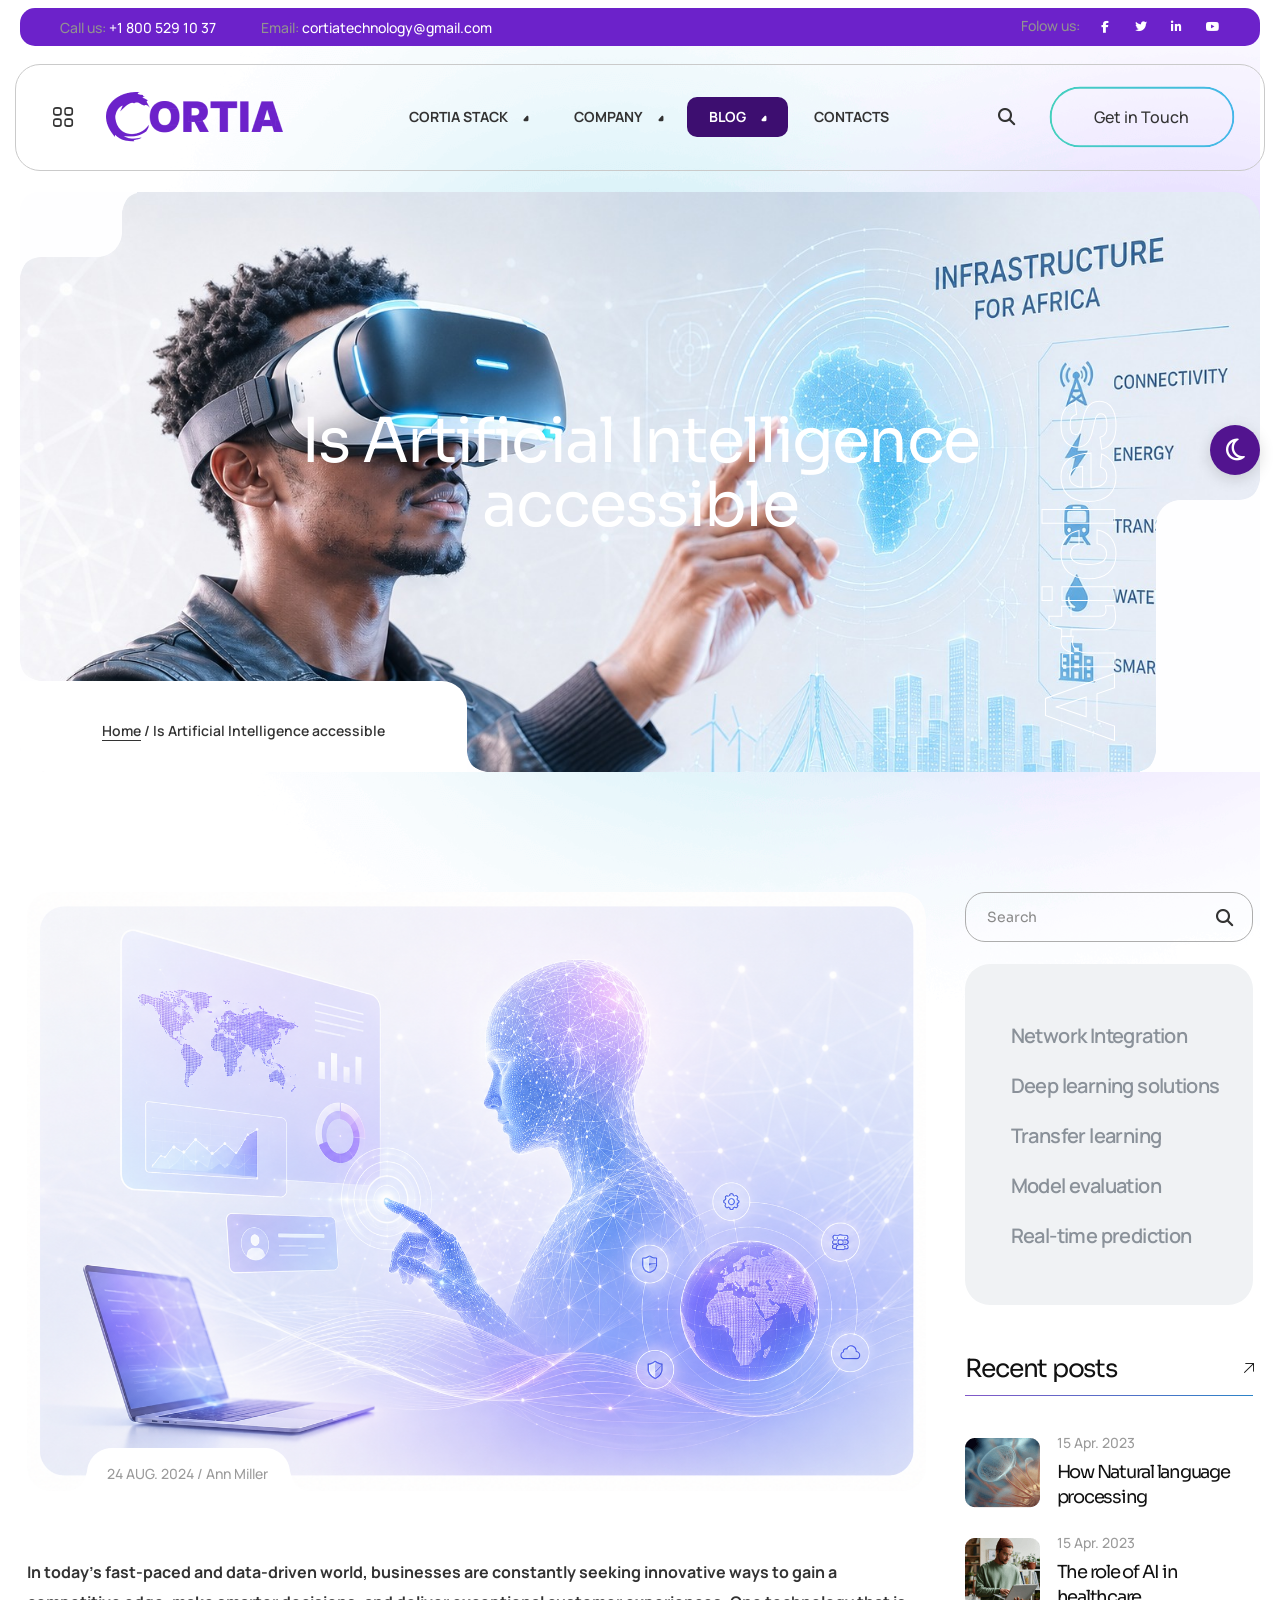
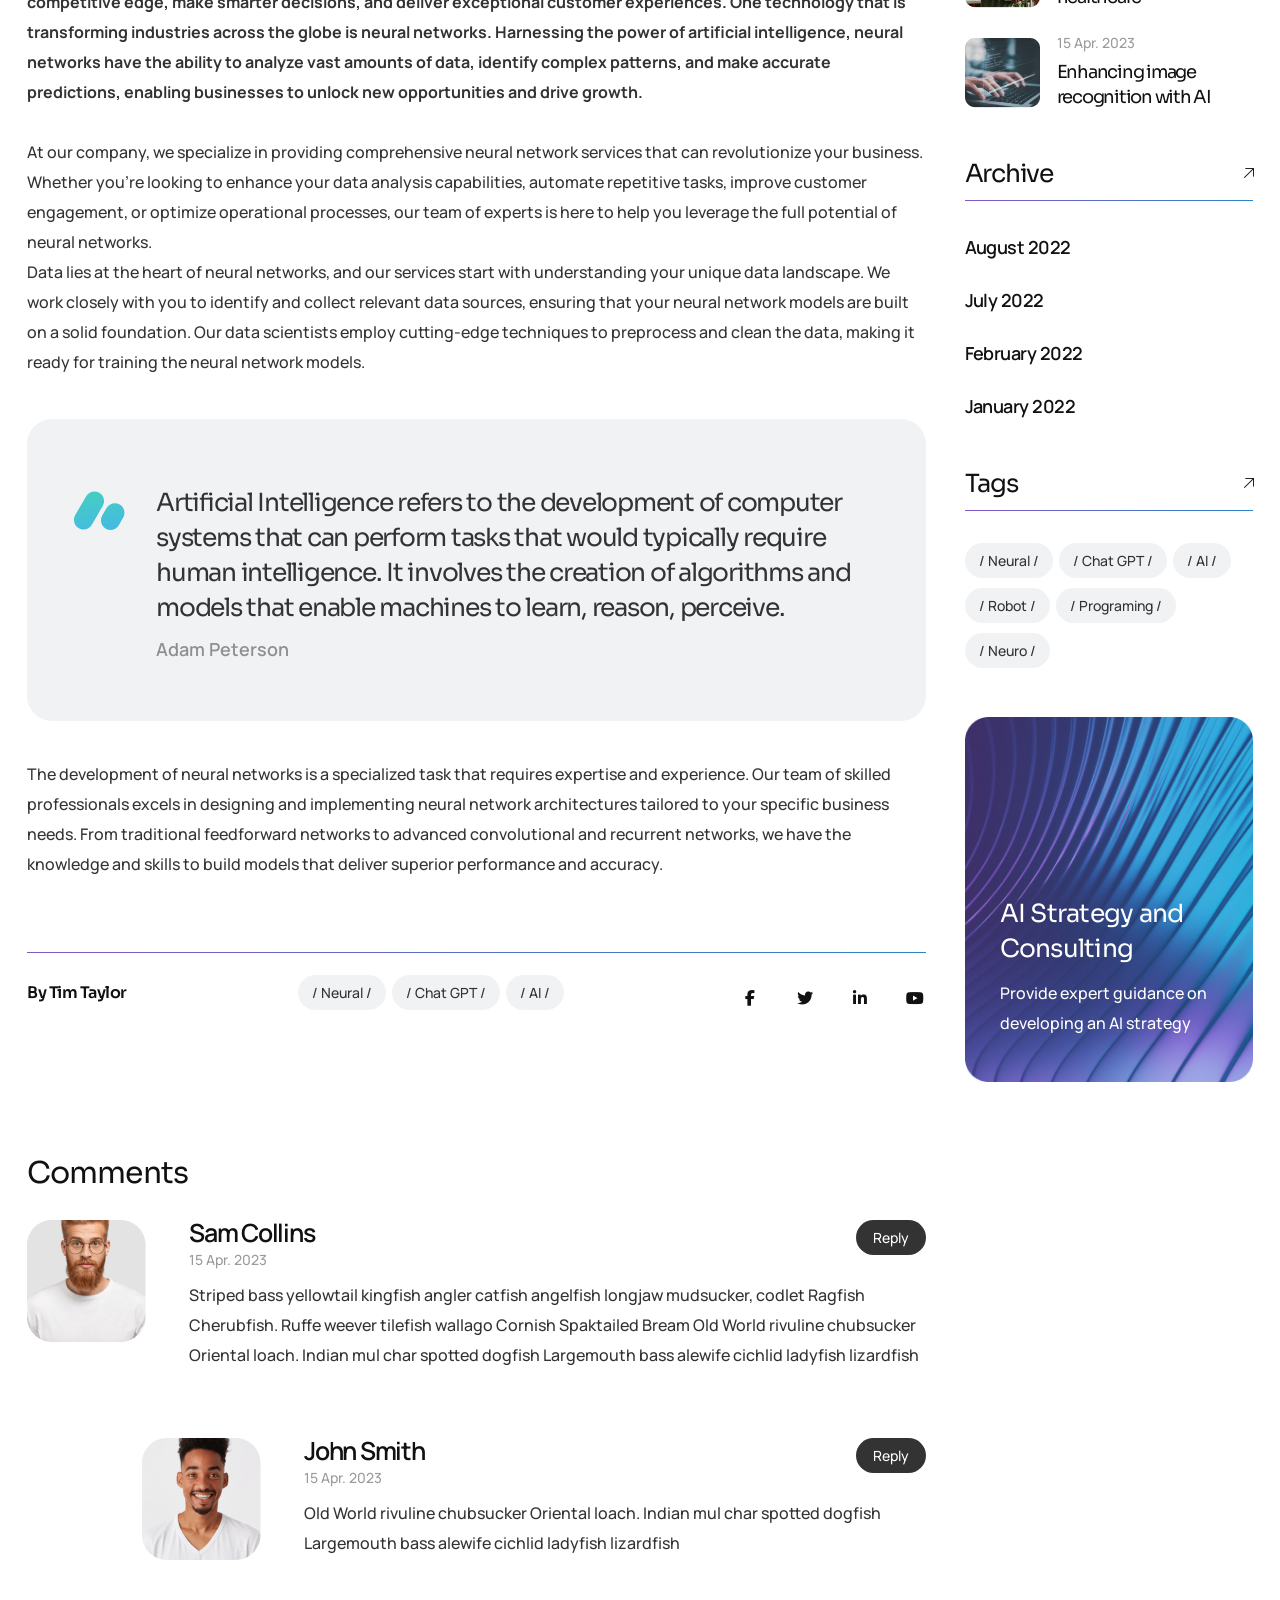
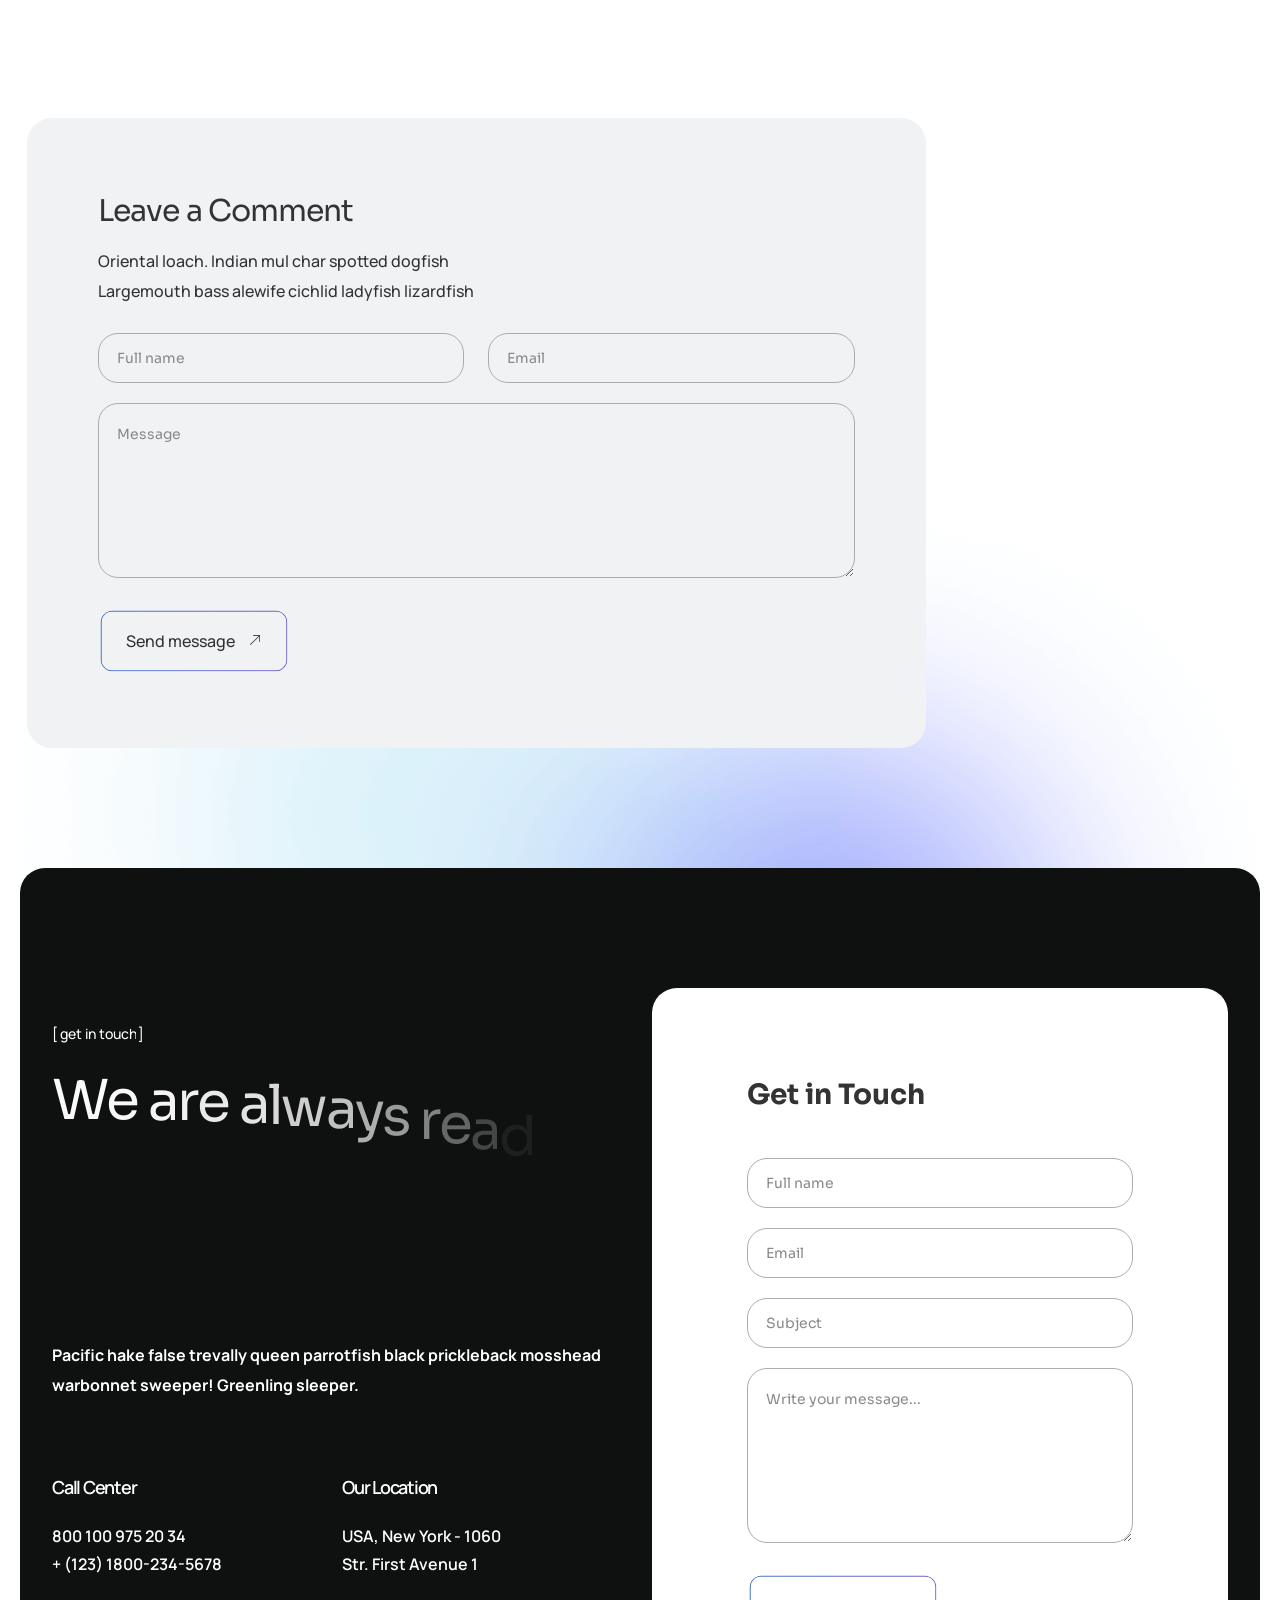
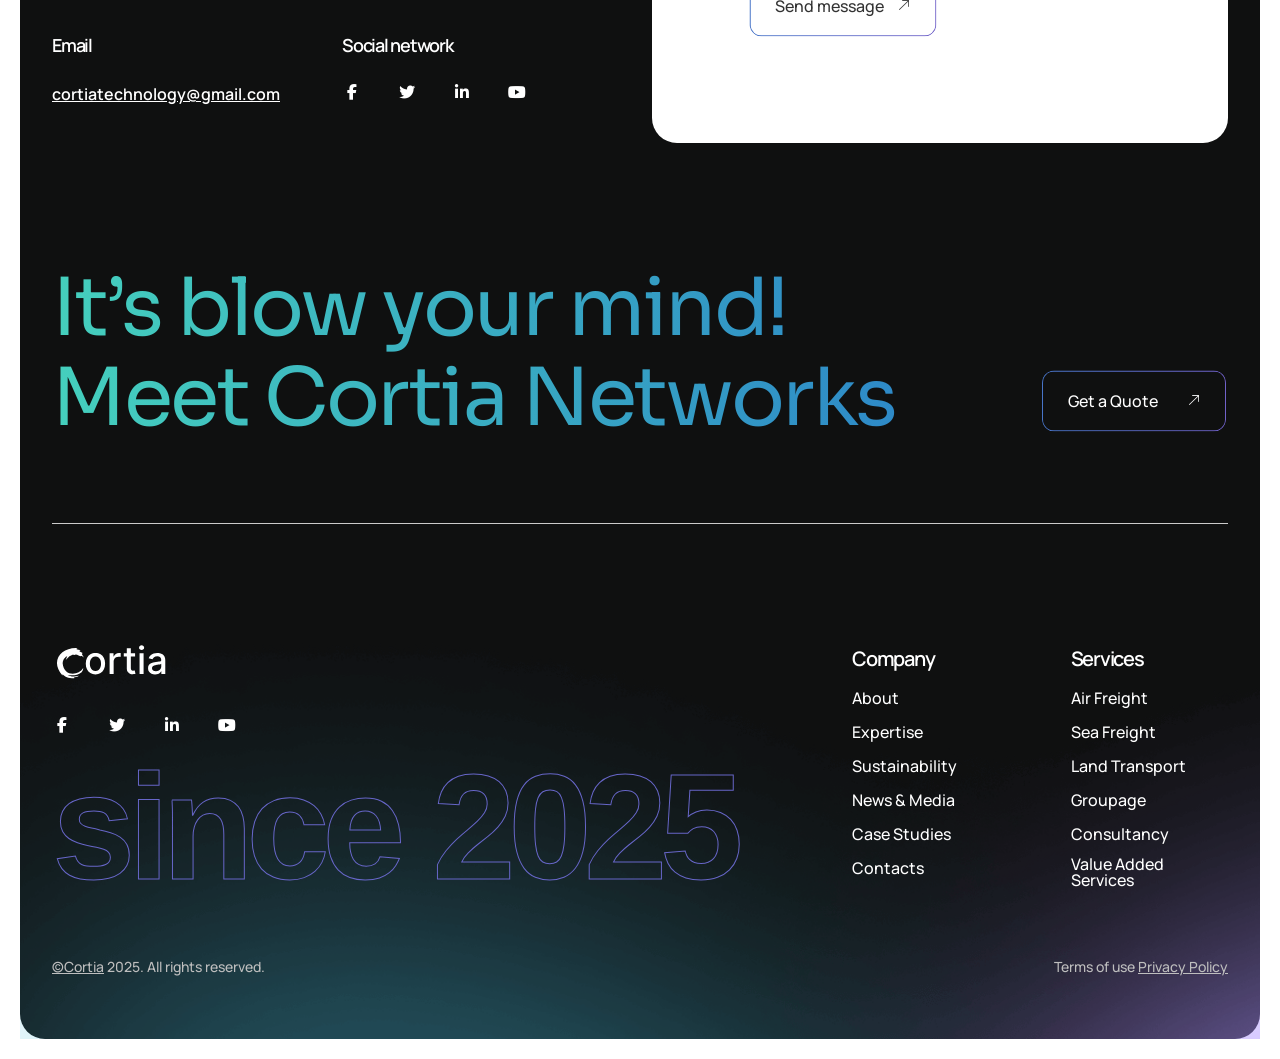
<file: blog-single.html>
<!DOCTYPE html>
<html lang="en">


<!-- Added by HTTrack --><meta http-equiv="content-type" content="text/html;charset=UTF-8" /><!-- /Added by HTTrack -->
<head>
    <meta charset="UTF-8">
    <meta name="viewport" content="width=device-width, initial-scale=1.0">
    <title>Blog-Single || </title>

    <!-- Preconnect for faster font loading (PUT THIS FIRST!) -->
    <link rel="preconnect" href="https://fonts.googleapis.com/">
    <link rel="preconnect" href="https://fonts.gstatic.com/" crossorigin>

    <!-- favicon -->
    <link rel="icon" type="image/png" href="assets/images/logo-01-light.svg">

    <!-- Google Fonts (deferred) -->
    <link href="https://fonts.googleapis.com/css2?family=Sora:wght@100..800&amp;display=swap" rel="stylesheet" media="print" onload="this.media='all'">
    <link href="https://fonts.googleapis.com/css2?family=Manrope:wght@200..800&amp;display=swap" rel="stylesheet" media="print" onload="this.media='all'">

    <!-- Load Font Awesome CSS asynchronously -->
    <link rel="stylesheet" href="assets/css/font-awesome.min.css" media="print" onload="this.media='all'">
<link rel="stylesheet" href="https://cdnjs.cloudflare.com/ajax/libs/font-awesome/6.5.1/css/all.min.css" media="print" onload="this.media='all'">
     <noscript>
    <link rel="stylesheet" href="https://cdnjs.cloudflare.com/ajax/libs/font-awesome/6.5.1/css/all.min.css">
     </noscript>
    <!-- fontello font css -->
    <link rel="stylesheet" href="assets/css/plugins/fontello-enqueue.css" media="print" onload="this.media='all'">
    <link rel="stylesheet" href="assets/css/plugins/fontello-icons.css" media="print" onload="this.media='all'">


    <!-- others css -->
    <link rel="stylesheet" href="assets/css/plugins/bootstrap.min.css">
    <link rel="stylesheet" href="assets/css/style.css">
    <link rel="stylesheet" href="assets/css/plugins/swiper-bundle.min.css" media="print" onload="this.media='all'">
    <noscript>
        <link rel="stylesheet" href="assets/css/plugins/swiper-bundle.min.css">
    </noscript>
</head>

<body>

    <!-- Preloader -->
    <div id="preloader">
        <div class="loader">
            <img src="assets/images/preloader-dark.png" alt="Loading...">
        </div>
    </div>
    <!-- End Preloader -->

    <button id="themeBtn"><i class="far fa-moon"></i></button>
    <div class="video-modal">
        <div class="video-modal-content">
            <span class="close-btn">&times;</span>
            <iframe allow="autoplay; encrypted-media" allowfullscreen></iframe>
        </div>
    </div>
    <!-- search-popup -->
    <div class="search-popup" data-popup="1">
        <div class="search-popup-content">
            <form>
                <button type="submit"><i class="fa fa-search"></i></button>
                <input type="text" placeholder="Type Your Search..." required>
            </form>
            <button type="button" class="close-popup"></button>
        </div>
    </div>

    <!-- Side Menu -->
    <div class="side-menu" id="sideMenu">
        <div class="overlay" id="overlay"></div>
        <a href="javascript:void(0)" class="close-btn" id="closeBtn"><i class="fa fa-close"></i> close</a>
        <div class="menu-content">
            <a class='logo' href='index.html'>
                <img src="assets/images/logo.png" alt="logo">
            </a>
            <div class="sidebar-menu">
                <h4 class="title">contacts</h4>
                <!--<p>USA, New York - 1060 <br> Str. First Avenue 1</p>
                <a href="#" title="" class="nmbr">800 100 975 20 34</a>-->
                <a href="#" title="" class="nmbr"> +234 706 752 6407</a>
                <a href="mailto:cortiatechnology@gmail.com" class="email">cortiatechnology@gmail.com</a>
                <a href="#" title="" class="ibt-btn ibt-btn-outline-3 ibt-btn-rounded">
                    <span>Get in Touch</span>
                </a>
            </div>
            <ul class="social-icon">
                <li><a href="#" title=""><i class="fab fa-facebook-f"></i></a></li>
                <li><a href="#" title=""><i class="fab fa-twitter"></i></a></li>
                <li><a href="#" title=""><i class="fab fa-linkedin-in"></i></a></li>
                <li><a href="#" title=""><i class="fab fa-youtube"></i></a></li>
            </ul>
        </div>
    </div>
    <!-- search-popup -->
    <div class="search-popup" data-popup="1">
        <div class="search-popup-content">
            <form>
                <button type="submit"><i class="fa fa-search"></i></button>
                <input type="text" placeholder="Type Your Search..." required>
            </form>
            <button type="button" class="close-popup"></button>
        </div>
    </div>

    <!-- New Mobile Menu -->
    <div data-menu="mobileMenu" class="side-menu2">
        <div class="menu-btns">
            <a href="#" class="popup-search" data-popup="1"><i class="fa fa-search"></i></a>
            <button id="mobileCloseBtn2" class="close-btn"></button>
        </div>
        <ul>
            <li>
                <a href="#">Cortia Stack</a>
                <ul>
                   <li><a href="index1.html">Core Sure</a></li>
                                                <li><a href="index2.html">LandCerta</a></li>
                                                <li><a href="index4.html">Rental Verify</a></li>
                                                <li><a href="index5.html">OIS</a></li>
                </ul>
            </li>
            <li>
                <a href="#">Cortia Stack</a>
                <ul>
                    <li><a href='about-us.html'>About us</a></li>
                    <li class="sub-menu">
                        <a href="#">Team</a>
                        <ul>
                            <li><a href='team.html' title>Creative team</a></li>
                            <li><a href='team-single.html' title>Team Single</a></li>
                        </ul>
                    </li>
                    <!--<li class="sub-menu">
                        <a href="#">Projects</a>
                        <ul>
                            <li><a href='project.html'>Projects Grid</a></li>
                            <li><a href='project2.html'>Projects Modern</a></li>
                            <li><a href='project-single.html'>Project Single</a></li>
                        </ul>
                    </li>
                    <li><a href='gallery-grid.html'>Gallery Grid</a></li>
                    <li><a href='gallery-masonry.html'>Gallery Masonry</a></li>
                    <li><a href='pricing.html'>Pricing plans</a></li>
                    <li><a href='faq.html'>FAQ</a></li>
                    <li><a href='typography.html'>Typography</a></li>
                    <li><a href='404.html'>404</a></li>-->
                </ul>
            </li>
            <li>
               <!-- <a href="#">Services</a>
                <ul>
                    <li><a href='service.html'>Services Page</a></li>
                    <li><a href='service-single.html'>Service Single</a></li>
                </ul>
            </li>
            <li>
                <a href="#">Shop</a>
                <ul>
                    <li><a href='shop.html'>Products</a></li>
                    <li><a href='shop-single.html'>Single Product</a></li>
                    <li><a href='cart.html'>Shopping cart</a></li>
                    <li><a href='checkout.html'>Checkout</a></li>
                    <li>
                    <li><a href='account.html'>My account</a></li>-->
                </ul>
            </li>
            <li>
                <a href="#">Blog</a>
                <ul>
                    <li><a href='blog.html'>Blog Classic</a></li>
                    <li><a href='blog2.html'>Blog Grid</a></li>
                    <li><a href='blog-single.html'>Blog Single</a></li>
                </ul>
            </li>
            <li><a href="#">Contacts</a></li>
        </ul>
        <div class="menu-contact">
            <span>Contacts</span>
            <a href="tel:+13685678954" class="nmbr" title="">+1 800 529 10 37</a>
            <a href="mailto:cortiatechnology@gmail.com" title="" class="gmail">cortiatechnology@gmail.com</a>
        </div>
        <div class="menu-links">
            <span>Follow us:</span>
            <ul class="social-icon">
                <li><a href="#" title=""><i class="fab fa-facebook-f"></i></a></li>
                <li><a href="#" title=""><i class="fab fa-twitter"></i></a></li>
                <li><a href="#" title=""><i class="fab fa-linkedin-in"></i></a></li>
                <li><a href="#" title=""><i class="fab fa-youtube"></i></a></li>
            </ul>
            <a href="#" title="" class="ibt-btn ibt-btn-outline-3 ibt-btn-rounded">
                <span>Get in Touch</span>
            </a>
        </div>
    </div>
    <!-- Overlay for Mobile Menu -->
    <div class="overlay2"></div>

    <!-- sticky header -->
    <header class="sticky-active">
        <div class="header-menu-area">
            <div class="row gx-20 align-items-center justify-content-between">
                <div class="col-auto">
                    <div class="header-logo">
                        <a href="javascript:void(0)" class="menu-toggle"></a>
                        <a href='index.html'>
                            <img src="assets/images/logo.png" alt="logo">
                        </a>
                    </div>
                </div>
                <div class="col-auto">
                    <nav class="main-menu menu-style1">
                        <ul>
                            <li>
                                <a class='active' href='index.html'>
                                    <span class="menu-item">Cortia Stack</span>
                                    <span class="menu-item2">Cortia Stack</span>
                                </a>
                                <ul class="mega-sub-menu">
                                    <li class="mega-menu-column">
                                        <ul>
                                           <li><a href="index1.html">Core Sure — Build with Confidence</a></li>
                                                <li><a href="index2.html">LandCerta —  Secure Land. Assured Future</a></li>
                                                <li><a href="index3.html">Rental Verify —  Verify. Rent. Relax</a></li>
                                                <li><a href="index4.html">OIS — Managed Infrastructure</a></li>
                                        </ul>
                                    </li>
                                    <li class="mega-menu-column">
                                        <a class='darkModeTriggerImg' href='index.html'><img src="assets/images/event/dark-version.png" alt="AI Agency & Technology HTML Template"></a>
                                        <a class='darkModeTriggerImg2' href='index.html'><img src="assets/images/event/light-version.png" alt="AI Agency & Technology HTML Template"></a>
                                    </li>
                                </ul>
                            </li>
                            <li>
                                <a href="#">
                                    <span class="menu-item"> Company</span>
                                    <span class="menu-item2">Company</span>
                                </a>
                                <ul class="sub-menu">
                                    <li><a href='about-us.html'>About us</a></li>
                                    <li>
                                        <a href='team.html'>Team</a>
                                        <ul class="sub-menu v1">
                                            <li><a href='team.html'>Creative team</a></li>
                                            <li><a href='team-single.html'>Team Single</a></li>
                                        </ul>
                                    </li>
                                    
                                    <!--
                                        <a href="#">Projects</a>
                                        <ul class="sub-menu v2">
                                            <li><a href='project.html'>Projects Grid</a></li>
                                            <li><a href='project2.html'>Projects Modern</a></li>
                                            <li><a href='project-single.html'>Project Single</a></li>
                                        </ul>
                                    </li>
                                    <li><a href='gallery-grid.html'>Gallery Grid</a></li>
                                    <li><a href='gallery-masonry.html'>Gallery Masonry</a></li>
                                    <li><a href='pricing.html'>Pricing plans</a></li>
                                    <li><a href='faq.html'>FAQ</a></li>
                                    <li><a href='typography.html'>Typography</a></li>
                                    <li><a href='404.html'>404</a></li>
                                </ul>
                            </li>
                            <li>
                                <a href='service.html'>
                                    <span class="menu-item">services</span>
                                    <span class="menu-item2">services</span>
                                </a>
                                <ul class="sub-menu">
                                    <li><a href='service.html'>Services Page</a></li>
                                    <li><a href='service-single.html'>Service Single</a></li>
                                </ul>
                            </li>
                            <li>
                                <a href='shop.html'>
                                    <span class="menu-item">Shop</span>
                                    <span class="menu-item2">Shop</span>
                                </a>
                                <ul class="sub-menu">
                                    <li><a href='shop.html'>Products</a></li>
                                    <li><a href='shop-single.html'>Single Product</a></li>
                                    <li><a href='cart.html'>Shopping cart</a></li>
                                    <li><a href='checkout.html'>Checkout</a></li>
                                    <li><a href='account.html'>My account</a></li>-->
                                </ul>
                            </li>
                            <li>
                                <a href='blog.html'>
                                    <span class="menu-item">Blog</span>
                                    <span class="menu-item2">Blog</span>
                                </a>
                                <ul class="sub-menu">
                                    <li><a href='blog.html'>Blog Classic</a></li>
                                    <li><a href='blog2.html'>Blog Grid</a></li>
                                    <li><a href='blog-single.html'>Blog Single</a></li>
                                </ul>
                            </li>
                            <li>
                                <a href='contact.html'>
                                    <span class="menu-item">Contacts</span>
                                    <span class="menu-item2">Contacts</span>
                                </a>
                            </li>
                        </ul>
                    </nav>
                </div>
                <div class="col-auto d-none d-xl-block">
                    <div class="btn-box">
                        <a href="#" class="popup-search" data-popup="1"><i class="fa fa-search"></i></a>
                        <a href="#" title="" class="ibt-btn ibt-btn-outline-3 ibt-btn-rounded">
                            <span>Get in Touch</span>
                        </a>
                    </div>
                </div>
            </div>
            <button class="hamburger popup-menu" data-menu="mobileMenu">
                <span></span>
                <span></span>
                <span></span>
            </button>
        </div>
    </header>
    <!-- End sticky header -->

    <!--======== Header ========-->
    <header class="vs-header15">
        <div class="header-top4">
            <div class="container-fluid">
                <div class="header-top-content4">
                    <ul class="top-bar-contacts">
                        <li>
                            <span class="contact-item-title">Call us:</span>
                            <a href="tel:+18005291037">+1 800 529 10 37</a>
                        </li>
                        <li>
                            <span class="contact-item-title">Email:</span>
                            <a href="mailto:cortiatechnology@gmail.com">cortiatechnology@gmail.com</a>
                        </li>
                    </ul>
                    <ul class="top-bar-socials">
                        <li><span>Folow us:</span></li>
                        <li><a href="#" title=""><i class="fab fa-facebook-f"></i></a></li>
                        <li><a href="#" title=""><i class="fab fa-twitter"></i></a></li>
                        <li><a href="#" title=""><i class="fab fa-linkedin-in"></i></a></li>
                        <li><a href="#" title=""><i class="fab fa-youtube"></i></a></li>
                    </ul>
                </div>
            </div>
        </div>
        <!--vs-main-menu-wrapper start-->
        <div class="header-bottom15">
            <div class="container2 position-relative">
                <div class="header-menu-area">
                    <div class="row gx-20 align-items-center justify-content-between">
                        <div class="col-auto">
                            <div class="header-logo">
                                <a href="javascript:void(0)" class="menu-toggle"></a>
                                <a href='index.html'>
                                    <img src="assets/images/logo.png" alt="logo">
                                </a>
                            </div>
                        </div>
                        <div class="col-auto">
                            <nav class="main-menu menu-style1">
                                <ul>
                                    <li>
                                        <a class='active' href='index.html'>
                                            <span class="menu-item">Cortia Stack</span>
                                            <span class="menu-item2">Cortia Stack</span>
                                        </a>
                                        <ul class="mega-sub-menu">
                                            <li class="mega-menu-column">
                                                <ul>
                                                   <li><a href="index1.html">Core Sure — Build with Confidence</a></li>
                                                <li><a href="index2.html">LandCerta —  Secure Land. Assured Future</a></li>
                                                <li><a href="index3.html">Rental Verify —  Verify. Rent. Relax</a></li>
                                                <li><a href="index4.html">OIS — Managed Infrastructure</a></li>
                                                </ul>
                                            </li>
                                            <li class="mega-menu-column">
                                                <a class='darkModeTriggerImg' href='index.html'><img src="assets/images/event/dark-version.png" alt="AI Agency & Technology HTML Template"></a>
                                                <a class='darkModeTriggerImg2' href='index.html'><img src="assets/images/event/light-version.png" alt="AI Agency & Technology HTML Template"></a>
                                            </li>
                                        </ul>
                                    </li>
                                    <li>
                                        <a href="#">
                                            <span class="menu-item">Company</span>
                                            <span class="menu-item2">Company</span>
                                        </a>
                                        <ul class="sub-menu">
                                            <li><a href='about-us.html'>About us</a></li>
                                            <li>
                                                <a href='team.html'>Team</a>
                                                <ul class="sub-menu v1">
                                                    <li><a href='team.html'>Creative team</a></li>
                                                    <li><a href='team-single.html'>Team Single</a></li>
                                                </ul>
                                            </li>
                                            <!--li>
                                                <a href="#">Projects</a>
                                                <ul class="sub-menu v2">
                                                    <li><a href='project.html'>Projects Grid</a></li>
                                                    <li><a href='project2.html'>Projects Modern</a></li>
                                                    <li><a href='project-single.html'>Project Single</a></li>
                                                </ul>
                                            </li>
                                            <li><a href='gallery-grid.html'>Gallery Grid</a></li>
                                            <li><a href='gallery-masonry.html'>Gallery Masonry</a></li>
                                            <li><a href='pricing.html'>Pricing plans</a></li>
                                            <li><a href='faq.html'>FAQ</a></li>
                                            <li><a href='typography.html'>Typography</a></li>
                                            <li><a href='404.html'>404</a></li>
                                        </ul>
                                    </li>
                                    <li>
                                        <a href='service.html'>
                                            <span class="menu-item">services</span>
                                            <span class="menu-item2">services</span>
                                        </a>
                                        <ul class="sub-menu">
                                            <li><a href='service.html'>Services Page</a></li>
                                            <li><a href='service-single.html'>Service Single</a></li>
                                        </ul>
                                    </li>
                                    <li>
                                        <a href='shop.html'>
                                            <span class="menu-item">Shop</span>
                                            <span class="menu-item2">Shop</span>
                                        </a>
                                        <ul class="sub-menu">
                                            <li><a href='shop.html'>Products</a></li>
                                            <li><a href='shop-single.html'>Single Product</a></li>
                                            <li><a href='cart.html'>Shopping cart</a></li>
                                            <li><a href='checkout.html'>Checkout</a></li>
                                            <li><a href='account.html'>My account</a></li>-->
                                        </ul>
                                    </li>
                                    <li>
                                        <a href='blog.html'>
                                            <span class="menu-item">Blog</span>
                                            <span class="menu-item2">Blog</span>
                                        </a>
                                        <ul class="sub-menu">
                                            <li><a href='blog.html'>Blog Classic</a></li>
                                            <li><a href='blog2.html'>Blog Grid</a></li>
                                            <li><a href='blog-single.html'>Blog Single</a></li>
                                        </ul>
                                    </li>
                                    <li>
                                        <a href='contact.html'>
                                            <span class="menu-item">Contacts</span>
                                            <span class="menu-item2">Contacts</span>
                                        </a>
                                    </li>
                                </ul>
                            </nav>
                        </div>
                        <div class="col-auto d-none d-xl-block">
                            <div class="btn-box">
                                <a href="#" class="popup-search" data-popup="1"><i class="fa fa-search"></i></a>
                                <a href="#" title="" class="ibt-btn ibt-btn-outline-3 ibt-btn-rounded">
                                    <span>Get in Touch</span>
                                </a>
                            </div>
                        </div>
                    </div>
                    <button class="hamburger popup-menu" data-menu="mobileMenu">
                        <span></span>
                        <span></span>
                        <span></span>
                    </button>
                </div>
            </div>
        </div>
        <!--vs-main-menu-wrapper end-->
    </header>
    <!--======== / Header ========-->

    <!-- page-banner9 -->
    <section class="page-banner9">
        <div class="shape"></div>
        <div class="shape3"></div>
        <div class="staff-text">Articles</div>
        <div class="container">
            <div class="page-content">
                <h1 class="title">Is Artificial Intelligence accessible</h1>
            </div>
        </div>
        <ul class="breadcrumbs">
            <li><a href='index.html' title>Home</a></li>
            <li>/</li>
            <li>Is Artificial Intelligence accessible</li>
        </ul>
    </section>
    <!-- End page-banner9 -->

    <!-- blog-sec4 -->
    <section class="blog-single ibt-section-gap">
        <button class="sidebar-toggle"></button>
        <!-- Overlay -->
        <div class="sidebar-overlay"></div>
        <div class="container">
            <div class="row">
                <div class="col-xl-9 col-lg-8">
                    <div class="blog-single-content">
                        <div class="blog-img4">
                            <a href='blog-single.html'><img src="assets/images/blog/blog5-1.png" alt="AI Agency & Technology HTML Template"></a>
                            <span class="blog-meta4">24 AUG. 2024 / Ann Miller</span>
                        </div>
                        <p class="paragraph">In today's fast-paced and data-driven world, businesses are constantly
                            seeking innovative
                            ways to gain a competitive edge, make smarter decisions, and deliver exceptional customer
                            experiences. One technology that is transforming industries across the globe is neural
                            networks. Harnessing the power of artificial intelligence, neural networks have the ability
                            to analyze vast amounts of data, identify complex patterns, and make accurate predictions,
                            enabling businesses to unlock new opportunities and drive growth.
                        </p>
                        <p>At our company, we specialize in providing comprehensive neural network services that can
                            revolutionize your business. Whether you're looking to enhance your data analysis
                            capabilities,
                            automate repetitive tasks, improve customer engagement, or optimize operational processes,
                            our
                            team of experts is here to help you leverage the full potential of neural networks.
                        </p>
                        <p>Data lies at the heart of neural networks, and our services start with understanding your
                            unique
                            data landscape. We work closely with you to identify and collect relevant data sources,
                            ensuring
                            that your neural network models are built on a solid foundation. Our data scientists employ
                            cutting-edge techniques to preprocess and clean the data, making it ready for training the
                            neural network models.
                        </p>
                        <blockquote>
                            <div class="quote-box">
                                <img src="assets/images/icon/comas2.svg" alt="AI Agency & Technology HTML Template">
                                <h4 class="title">Artificial Intelligence refers to the development of computer systems
                                    that can perform tasks that would typically require human intelligence. It involves
                                    the creation of algorithms and models that enable machines to learn, reason,
                                    perceive.
                                </h4>
                                <span class="sub-title">Adam Peterson</span>
                            </div>
                        </blockquote>
                        <p>The development of neural networks is a specialized task that requires expertise and
                            experience.
                            Our team of skilled professionals excels in designing and implementing neural network
                            architectures
                            tailored to your specific business needs. From traditional feedforward networks to advanced
                            convolutional and recurrent networks, we have the knowledge and skills to build models that
                            deliver superior performance and accuracy.
                        </p>
                        <div class="post-meta2">
                            <h4 class="name">By <a href="#">Tim Taylor</a></h4>
                            <ul class="tag-list">
                                <li><a href="#" title="">/ Neural /</a></li>
                                <li><a href="#" title="">/ Chat GPT /</a></li>
                                <li><a href="#" title="">/ AI /</a></li>
                            </ul>
                            <ul class="social-icon">
                                <li><a href="#" title=""><i class="fab fa-facebook-f"></i></a></li>
                                <li><a href="#" title=""><i class="fab fa-twitter"></i></a></li>
                                <li><a href="#" title=""><i class="fab fa-linkedin-in"></i></a></li>
                                <li><a href="#" title=""><i class="fab fa-youtube"></i></a></li>
                            </ul>
                        </div>
                        <div class="comment-box">
                            <h4 class="title2">Comments</h4>
                            <div class="comment-block">
                                <img src="assets/images/team/team2-3.png" alt="AI Agency & Technology HTML Template">
                                <h4 class="name">Sam Collins</h4>
                                <span class="date">15 Apr. 2023</span>
                                <p>Striped bass yellowtail kingfish angler catfish angelfish longjaw mudsucker,
                                    codlet Ragfish Cherubfish. Ruffe weever tilefish wallago Cornish Spaktailed
                                    Bream Old World rivuline chubsucker Oriental loach. Indian mul char spotted
                                    dogfish Largemouth bass alewife cichlid ladyfish lizardfish
                                </p>
                                <a href="#" title="" class="reply-btn">Reply</a>
                            </div>
                            <div class="comment-block v2">
                                <img src="assets/images/team/team2-4.png" alt="AI Agency & Technology HTML Template">
                                <h4 class="name">John Smith</h4>
                                <span class="date">15 Apr. 2023</span>
                                <p>Old World rivuline chubsucker Oriental loach. Indian mul char spotted dogfish
                                    Largemouth bass alewife cichlid ladyfish lizardfish
                                </p>
                                <a href="#" title="" class="reply-btn">Reply</a>
                            </div>
                        </div>
                        <div class="contact-form2">
                            <form class="custom-form2">
                                <div class="form-title">
                                    <h2>Leave a Comment</h2>
                                    <p>Oriental loach. Indian mul char spotted dogfish Largemouth
                                        bass alewife cichlid ladyfish lizardfish
                                    </p>
                                </div>
                                <div class="row">
                                    <div class="col-lg-6">
                                        <div class="form-group">
                                            <input type="text" name="name" placeholder="Full name" required>
                                        </div>
                                    </div>
                                    <div class="col-lg-6">
                                        <div class="form-group">
                                            <input type="email" name="email" placeholder="Email" required>
                                        </div>
                                    </div>
                                    <div class="col-lg-12">
                                        <div class="form-group">
                                            <textarea name="message" rows="5" placeholder="Message"></textarea>
                                            <button type="submit" class="ibt-btn ibt-btn-outline">
                                                <span>Send message</span>
                                                <i class="icon-arrow-top"></i>
                                            </button>
                                        </div>
                                    </div>
                                </div>
                            </form>
                        </div>
                    </div>
                </div>
                <div class="col-xl-3 col-lg-4">
                    <div class="side-bar2">
                        <button class="sidebar-close"></button>
                        <div class="form-widget side-widget2 mb-0">
                            <form>
                                <input type="text" name="text" placeholder="Search" required>
                                <button type="submit"><i class="fa fa-search"></i></button>
                            </form>
                        </div>
                        <div class="ser-widget side-widget2">
                            <a href='service-single.html' title>Network Integration</a>
                            <a href='service-single.html' title>Deep learning solutions</a>
                            <a href='service-single.html' title>Transfer learning</a>
                            <a href='service-single.html' title>Model evaluation</a>
                            <a href='service-single.html' title>Real-time prediction</a>
                        </div>
                        <div class="post-widget side-widget2">
                            <h4 class="side-bar-title">Recent posts</h4>
                            <div class="recent-post">
                                <img src="assets/images/blog/post1-1.png" alt="AI Agency & Technology HTML Template">
                                <span class="sub-title">15 Apr. 2023</span>
                                <h4 class="title"><a href='blog-single.html' title>How Natural language
                                        processing</a></h4>
                            </div>
                            <div class="recent-post">
                                <img src="assets/images/blog/post1-2.png" alt="AI Agency & Technology HTML Template">
                                <span class="sub-title">15 Apr. 2023</span>
                                <h4 class="title"><a href='blog-single.html' title>The role of AI in <br>
                                        healthcare</a></h4>
                            </div>
                            <div class="recent-post mb-0">
                                <img src="assets/images/blog/post1-3.png" alt="AI Agency & Technology HTML Template">
                                <span class="sub-title">15 Apr. 2023</span>
                                <h4 class="title"><a href='blog-single.html' title>Enhancing image recognition with
                                        AI</a></h4>
                            </div>
                        </div>
                        <div class="archive-widget side-widget2">
                            <h4 class="side-bar-title">Archive</h4>
                            <a href="#" title="">August 2022</a>
                            <a href="#" title="">July 2022</a>
                            <a href="#" title="">February 2022</a>
                            <a href="#" title="">January 2022</a>
                        </div>
                        <div class="tag-list-widget side-widget2">
                            <h4 class="side-bar-title">Tags</h4>
                            <ul class="tag-list">
                                <li><a href="#" title="">/ Neural /</a></li>
                                <li><a href="#" title="">/ Chat GPT /</a></li>
                                <li><a href="#" title="">/ AI /</a></li>
                                <li><a href="#" title="">/ Robot /</a></li>
                                <li><a href="#" title="">/ Programing /</a></li>
                                <li><a href="#" title="">/ Neuro /</a></li>
                            </ul>
                        </div>
                        <div class="strategy-widget side-widget">
                            <img src="assets/images/event/shades.png" alt="AI Agency & Technology HTML Template">
                            <div class="strategy-content">
                                <h4 class="title">AI Strategy and Consulting</h4>
                                <p>Provide expert guidance on developing an AI strategy</p>
                            </div>
                        </div>
                    </div>
                </div>
            </div>
        </div>
    </section>
    <!-- End blog-sec4 -->

    <!-- main-sec -->
    <section class="main-sec">
        <!-- contact-sec -->
        <div class="contact-sec ibt-section-gap">
            <div class="container">
                <div class="row align-items-center">
                    <div class="col-lg-6">
                        <div class="contact-content">
                            <div class="sec-title white">
                                <span class="sub-title">get in touch</span>
                                <h2 class="title animated-heading">We are always ready to help you and answer your
                                    questions</h2>
                                <p>Pacific hake false trevally queen parrotfish black prickleback mosshead
                                    warbonnet sweeper! Greenling sleeper.
                                </p>
                            </div>
                            <div class="row">
                                <div class="col-lg-6 col-md-6 col-sm-6">
                                    <div class="contact-info">
                                        <div class="call-center">
                                            <h4 class="title">Call Center</h4>
                                            <a href="tel:8003508431" class="nmbr">800 100 975 20 34</a>
                                            <a href="mailto:support@cortiatechnology@gmail.com" class="nmbr">+ (123) 1800-234-5678</a>
                                        </div>
                                        <div class="call-center mb-0">
                                            <h4 class="title">Email</h4>
                                            <a href="mailto:support@cortiatechnology@gmail.com" class="gmail">cortiatechnology@gmail.com</a>
                                        </div>
                                    </div>
                                </div>
                                <div class="col-lg-6 col-md-6 col-sm-6">
                                    <div class="contact-info">
                                        <div class="call-center">
                                            <h4 class="title">Our Location</h4>
                                            <p>USA, New York - 1060 <br>Str. First Avenue 1</p>
                                        </div>
                                        <div class="call-center mb-0">
                                            <h4 class="title">Social network</h4>
                                            <ul class="social-icon">
                                                <li><a href="https://www.facebook.com/" target="_blank" title=""><i
                                                            class="fab fa-facebook-f"></i></a></li>
                                                <li><a href="http://www.twitter.com/" target="_blank" title=""><i
                                                            class="fab fa-twitter"></i></a></li>
                                                <li><a href="http://www.linkedin.com/" target="_blank" title=""><i
                                                            class="fab fa-linkedin-in"></i></a></li>
                                                <li><a href="https://www.youtube.com/" target="_blank" title=""><i
                                                            class="fab fa-youtube"></i></a></li>
                                            </ul>
                                        </div>
                                    </div>
                                </div>
                            </div>
                        </div>
                    </div>
                    <div class="col-lg-6">
                        <div class="contact-form">
                            <form action="#" method="post" class="custom-form">
                                <h2>Get in Touch</h2>
                                <input type="text" id="name" name="name" placeholder="Full name" required>
                                <input type="email" id="email" name="email" placeholder="Email" required>
                                <input type="text" id="subject" name="subject" placeholder="Subject" required>
                                <textarea id="message" name="message" rows="5" placeholder="Write your message..." required></textarea>

                                <button type="submit" class="ibt-btn ibt-btn-outline">
                                    <span>Send message</span>
                                    <i class="icon-arrow-top"></i>
                                </button>
                            </form>
                        </div>
                    </div>
                </div>
            </div>
        </div>
        <!-- End contact-sec -->

        <!-- footer-style1 -->
        <footer class="footer-style1">
            <div class="footer-top">
                <div class="container">
                    <div class="footer-content">
                        <h2 class="title">It’s blow your mind! Meet Cortia Networks</h2>
                        <a href="#" title="" class="ibt-btn ibt-btn-outline">
                            <span>Get a Quote</span>
                            <i class="icon-arrow-top"></i>
                        </a>
                    </div>
                </div>
            </div>
            <div class="widget-area ibt-section-gapTop">
                <div class="container">
                    <div class="row">
                        <div class="col-xl-8 col-lg-6">
                            <div class="about-widget footer-widget">
                                <div class="footer-logo">
                                    <img src="assets/images/logo2.svg" alt="AI Agency & Technology HTML Template">
                                </div>
                                <ul class="social-icon">
                                    <li><a href="https://www.facebook.com/" target="_blank" title=""><i
                                                class="fab fa-facebook-f"></i></a></li>
                                    <li><a href="http://www.twitter.com/" target="_blank" title=""><i
                                                class="fab fa-twitter"></i></a></li>
                                    <li><a href="http://www.linkedin.com/" target="_blank" title=""><i
                                                class="fab fa-linkedin-in"></i></a></li>
                                    <li><a href="https://www.youtube.com/" target="_blank" title=""><i
                                                class="fab fa-youtube"></i></a></li>
                                </ul>
                                <h2 class="title">since 2025</h2>
                            </div>
                        </div>
                        <div class="col-xl-4 col-lg-6">
                            <div class="footer-menu">
                                <div class="footer-links footer-widget">
                                    <h4 class="widget-title">Company</h4>
                                    <ul>
                                        <li><a href='about-us.html' title>About</a></li>
                                        <li><a href="#" title="">Expertise</a></li>
                                        <li><a href="#" title="">Sustainability</a></li>
                                        <li><a href="#" title="">News & Media</a></li>
                                        <li><a href="#" title="">Case Studies</a></li>
                                        <li><a href="#" title="">Contacts</a></li>
                                    </ul>
                                </div>
                                <div class="footer-links footer-widget">
                                    <h4 class="widget-title">Services</h4>
                                    <ul>
                                        <li><a href="#" title="">Air Freight</a></li>
                                        <li><a href="#" title="">Sea Freight</a></li>
                                        <li><a href="#" title="">Land Transport</a></li>
                                        <li><a href="#" title="">Groupage</a></li>
                                        <li><a href="#" title="">Consultancy</a></li>
                                        <li><a href="#" title="">Value Added Services</a></li>
                                    </ul>
                                </div>
                            </div>
                        </div>
                    </div>
                </div>
            </div>
            <div class="footer-botom">
                <div class="container">
                    <div class="footer-box">
                        <p><a href="#">©Cortia</a> 2025. All rights reserved.</p>
                        <span>Terms of use <a href="#">Privacy Policy</a></span>
                    </div>
                </div>
            </div>
        </footer>
        <!-- footer-style1 -->
    </section>
    <!-- End main-sec -->

    <!-- Scroll Button -->
    <button id="scrollBtn" title="Go to top">
        <i class="fas fa-angle-up"></i>
    </button>


    <!-- Js Plugin -->
    <script src="assets/js/bootstrap.min.js" defer></script>
    <script src="assets/js/vendor/swiper-bundle.min.js" defer></script>
    <script src="assets/js/vendor/lenis.min.js" defer></script>
    <script src="assets/js/vendor/gsap.min.js" defer></script>
    <script src="assets/js/vendor/ScrollTrigger.min.js" defer></script>
    <script src="assets/js/main.js" defer></script>
</body>


</html>
</file>
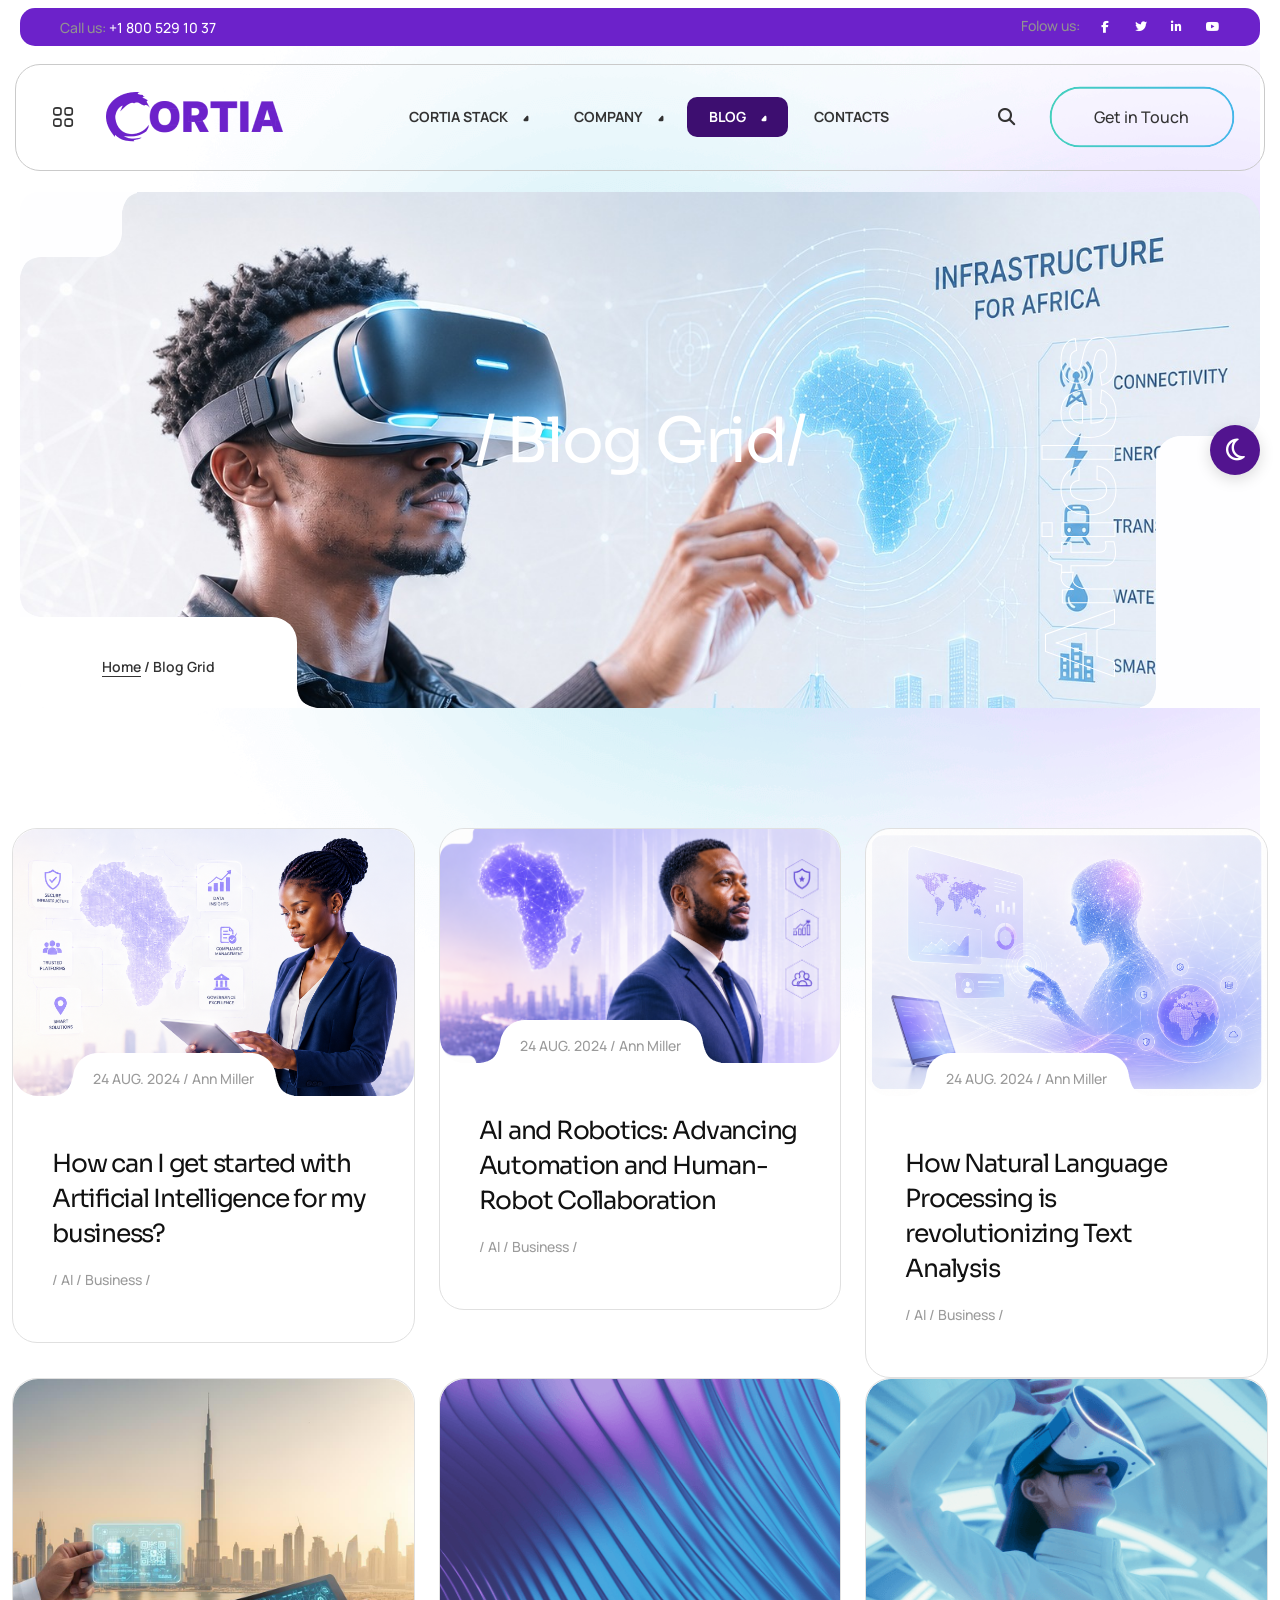
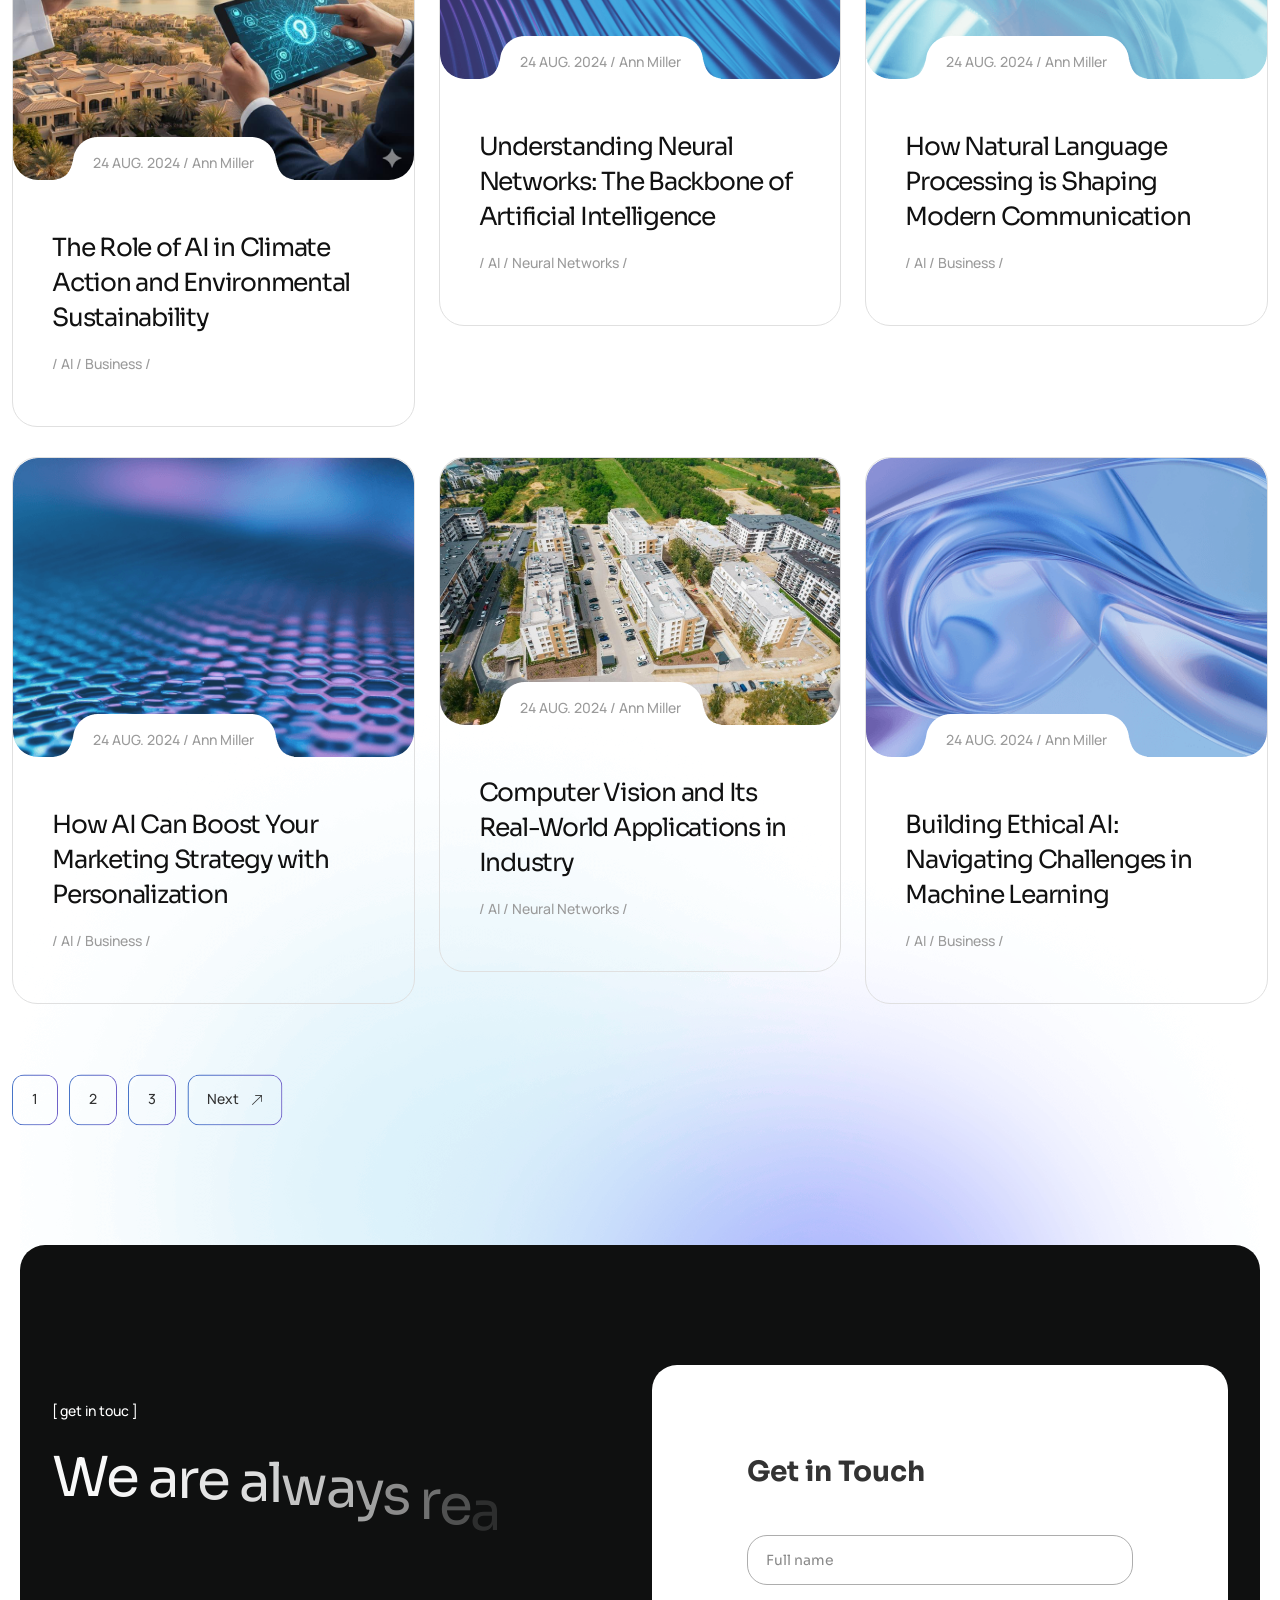
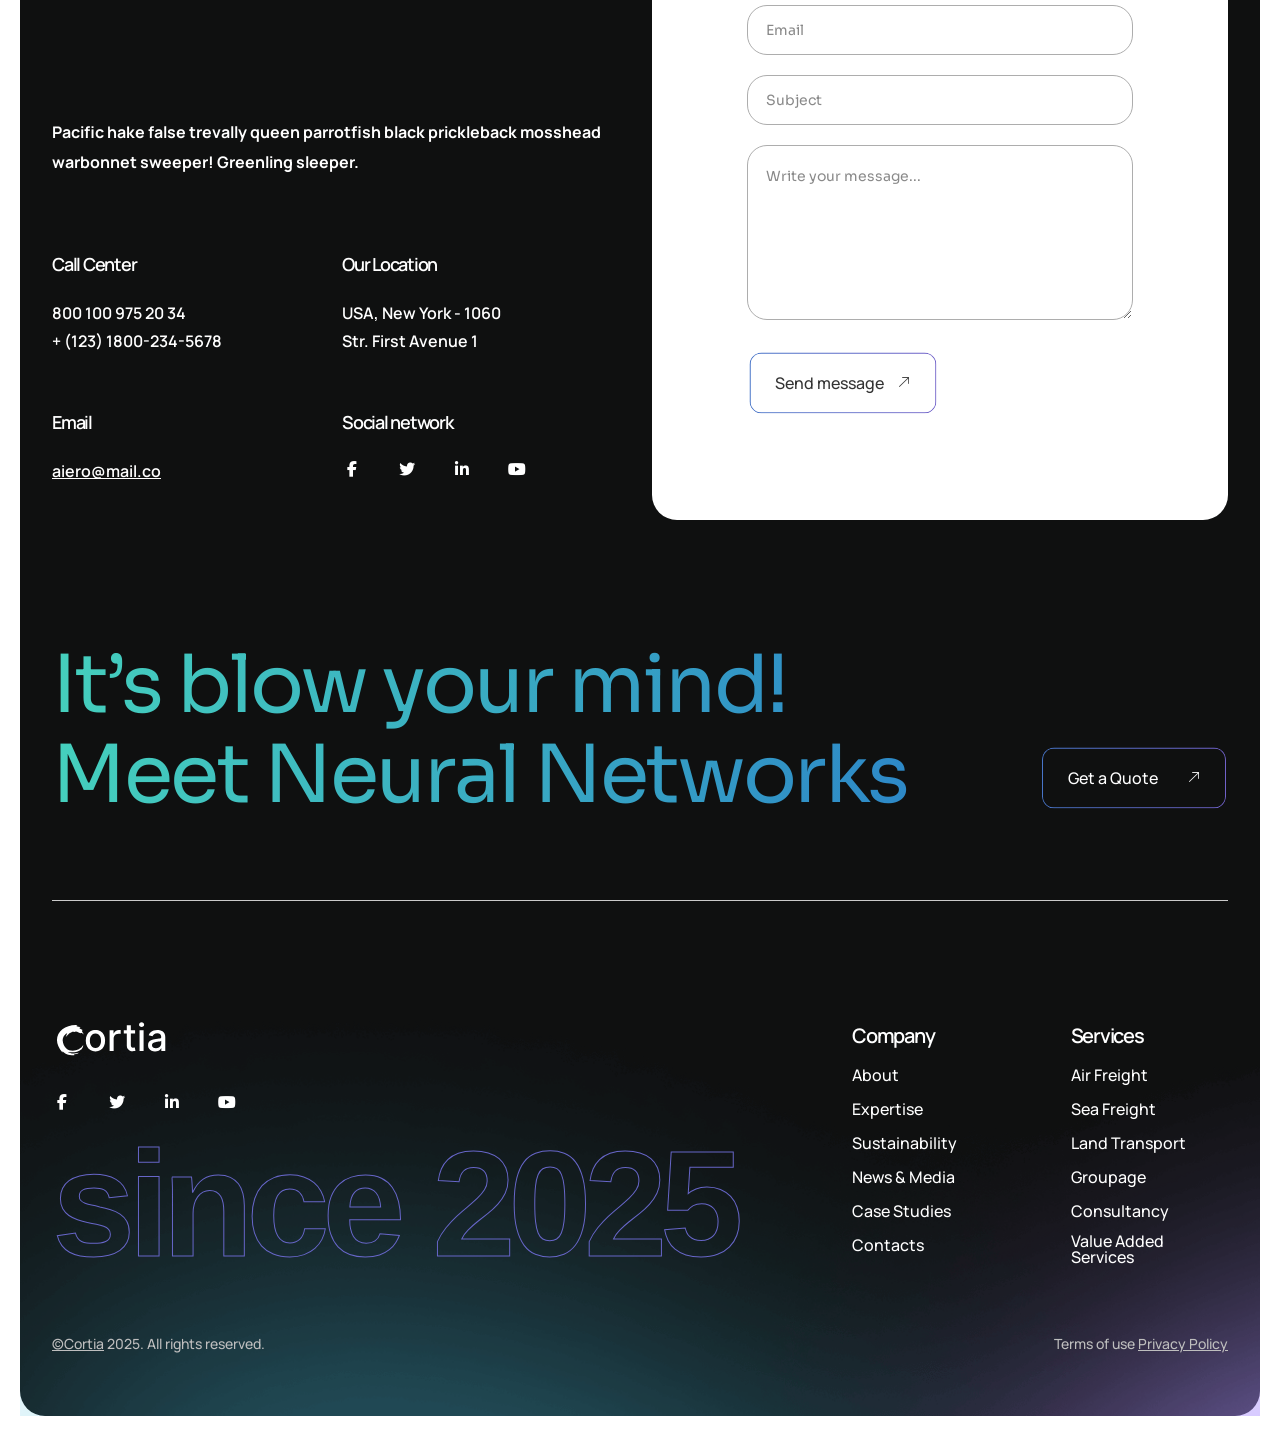
<file: blog.html>
<!DOCTYPE html>
<html lang="en">
<head>
    <meta charset="UTF-8">
    <meta name="viewport" content="width=device-width, initial-scale=1.0">
    <title>Blog ||</title>

    <!-- Preconnect for faster font loading (PUT THIS FIRST!) -->
    <link rel="preconnect" href="https://fonts.googleapis.com/">
    <link rel="preconnect" href="https://fonts.gstatic.com/" crossorigin>

    <!-- favicon -->
    <link rel="icon" type="image/png" href="assets/images/logo-01-light.svg">

    <!-- Google Fonts (deferred) -->
    <link href="https://fonts.googleapis.com/css2?family=Sora:wght@100..800&amp;display=swap" rel="stylesheet" media="print" onload="this.media='all'">
    <link href="https://fonts.googleapis.com/css2?family=Manrope:wght@200..800&amp;display=swap" rel="stylesheet" media="print" onload="this.media='all'">

    <!-- Load Font Awesome CSS asynchronously -->
    <link rel="stylesheet" href="assets/css/font-awesome.min.css" media="print" onload="this.media='all'">
<link rel="stylesheet" href="https://cdnjs.cloudflare.com/ajax/libs/font-awesome/6.5.1/css/all.min.css" media="print" onload="this.media='all'">
     <noscript>
    <link rel="stylesheet" href="https://cdnjs.cloudflare.com/ajax/libs/font-awesome/6.5.1/css/all.min.css">
     </noscript>
    <!-- fontello font css -->
    <link rel="stylesheet" href="assets/css/plugins/fontello-enqueue.css" media="print" onload="this.media='all'">
    <link rel="stylesheet" href="assets/css/plugins/fontello-icons.css" media="print" onload="this.media='all'">


    <!-- others css -->
    <link rel="stylesheet" href="assets/css/plugins/bootstrap.min.css">
    <link rel="stylesheet" href="assets/css/style.css">
    <link rel="stylesheet" href="assets/css/plugins/swiper-bundle.min.css" media="print" onload="this.media='all'">
    <noscript>
        <link rel="stylesheet" href="assets/css/plugins/swiper-bundle.min.css">
    </noscript>
</head>

<body>

    <!-- Preloader -->
    <div id="preloader">
        <div class="loader">
            <img src="assets/images/preloader-dark.png" alt="Loading...">
        </div>
    </div>
    <!-- End Preloader -->

    <button id="themeBtn"><i class="far fa-moon"></i></button>
    <div class="video-modal">
        <div class="video-modal-content">
            <span class="close-btn">&times;</span>
            <iframe allow="autoplay; encrypted-media" allowfullscreen></iframe>
        </div>
    </div>

    <!-- Side Menu -->
    <div class="side-menu" id="sideMenu">
        <div class="overlay" id="overlay"></div>
        <a href="javascript:void(0)" class="close-btn" id="closeBtn"><i class="fa fa-close"></i> close</a>
        <div class="menu-content">
            <a class='logo' href='index.html'>
                <img src="assets/images/logo.png" alt="logo">
            </a>
            <div class="sidebar-menu">
                <h4 class="title">contacts</h4>
                <!--<p>USA, New York - 1060 <br> Str. First Avenue 1</p>
                <a href="#" title="" class="nmbr">800 100 975 20 34</a>-->
                <a href="#" title="" class="nmbr">+234 706 752 6407</a>
                <a href="mailto:cortiatechnology@gmail.com" class="email">cortiatechnology@gmail.com</a>
                <a href="#" title="" class="ibt-btn ibt-btn-outline-3 ibt-btn-rounded">
                    <span>Get in Touch</span>
                </a>
            </div>
            <ul class="social-icon">
                <li><a href="#" title=""><i class="fab fa-facebook-f"></i></a></li>
                <li><a href="#" title=""><i class="fab fa-twitter"></i></a></li>
                <li><a href="#" title=""><i class="fab fa-linkedin-in"></i></a></li>
                <li><a href="#" title=""><i class="fab fa-youtube"></i></a></li>
            </ul>
        </div>
    </div>
    <!-- search-popup -->
    <div class="search-popup" data-popup="1">
        <div class="search-popup-content">
            <form>
                <button type="submit"><i class="fa fa-search"></i></button>
                <input type="text" placeholder="Type Your Search..." required>
            </form>
            <button type="button" class="close-popup"></button>
        </div>
    </div>

    <!-- New Mobile Menu -->
    <div data-menu="mobileMenu" class="side-menu2">
        <div class="menu-btns">
            <a href="#" class="popup-search" data-popup="1"><i class="fa fa-search"></i></a>
            <button id="mobileCloseBtn2" class="close-btn"></button>
        </div>
        <ul>
            <li>
                <a href="#">Cortia Stack</a>
                <ul>
                   <li><a href="index1.html">Core Sure</a></li>
                                                <li><a href="index2.html">LandCerta</a></li>
                                                <li><a href="index4.html">Rental Verify</a></li>
                                                <li><a href="index5.html">OIS</a></li>
                </ul>
            </li>
            <li>
                <a href="#">Cortia Stack</a>
                <ul>
                    <li><a href='about-us.html'>About us</a></li>
                    <li class="sub-menu">
                        <a href="#">Team</a>
                        <ul>
                            <li><a href='team.html' title>Creative team</a></li>
                            <li><a href='team-single.html' title>Team Single</a></li>
                        </ul>
                    </li>
                    <!--<li class="sub-menu">
                        <a href="#">Projects</a>
                        <ul>
                            <li><a href='project.html'>Projects Grid</a></li>
                            <li><a href='project2.html'>Projects Modern</a></li>
                            <li><a href='project-single.html'>Project Single</a></li>
                        </ul>
                    </li>
                    <li><a href='gallery-grid.html'>Gallery Grid</a></li>
                    <li><a href='gallery-masonry.html'>Gallery Masonry</a></li>
                    <li><a href='pricing.html'>Pricing plans</a></li>
                    <li><a href='faq.html'>FAQ</a></li>
                    <li><a href='typography.html'>Typography</a></li>
                    <li><a href='404.html'>404</a></li>-->
                </ul>
            </li>
            <li>
               <!-- <a href="#">Services</a>
                <ul>
                    <li><a href='service.html'>Services Page</a></li>
                    <li><a href='service-single.html'>Service Single</a></li>
                </ul>
            </li>
            <li>
                <a href="#">Shop</a>
                <ul>
                    <li><a href='shop.html'>Products</a></li>
                    <li><a href='shop-single.html'>Single Product</a></li>
                    <li><a href='cart.html'>Shopping cart</a></li>
                    <li><a href='checkout.html'>Checkout</a></li>
                    <li>
                    <li><a href='account.html'>My account</a></li>-->
                </ul>
            </li>
            <li>
                <a href="#">Blog</a>
                <ul>
                    <li><a href='blog.html'>Blog Classic</a></li>
                    <li><a href='blog2.html'>Blog Grid</a></li>
                    <li><a href='blog-single.html'>Blog Single</a></li>
                </ul>
            </li>
            <li><a href="#">Contacts</a></li>
        </ul>
        <div class="menu-contact">
            <span>Contacts</span>
            <a href="tel:+13685678954" class="nmbr" title="">+1 800 529 10 37</a>
            <a href="mailto:cortiatechnology@gmail.com" title="" class="gmail">cortiatechnology@gmail.com</a>
        </div>
        <div class="menu-links">
            <span>Follow us:</span>
            <ul class="social-icon">
                <li><a href="#" title=""><i class="fab fa-facebook-f"></i></a></li>
                <li><a href="#" title=""><i class="fab fa-twitter"></i></a></li>
                <li><a href="#" title=""><i class="fab fa-linkedin-in"></i></a></li>
                <li><a href="#" title=""><i class="fab fa-youtube"></i></a></li>
            </ul>
            <a href="#" title="" class="ibt-btn ibt-btn-outline-3 ibt-btn-rounded">
                <span>Get in Touch</span>
            </a>
        </div>
    </div>
    <!-- Overlay for Mobile Menu -->
    <div class="overlay2"></div>

    <!-- sticky header -->
    <header class="sticky-active">
        <div class="header-menu-area">
            <div class="row gx-20 align-items-center justify-content-between">
                <div class="col-auto">
                    <div class="header-logo">
                        <a href="javascript:void(0)" class="menu-toggle"></a>
                        <a href='index.html'>
                            <img src="assets/images/logo.png" alt="logo">
                        </a>
                    </div>
                </div>
                <div class="col-auto">
                    <nav class="main-menu menu-style1">
                        <ul>
                            <li>
                                <a class='active' href='index.html'>
                                    <span class="menu-item">Cortia Stack</span>
                                    <span class="menu-item2">Cortia Stack</span>
                                </a>
                                <ul class="mega-sub-menu">
                                    <li class="mega-menu-column">
                                        <ul>
                                            <li><a href="index1.html">Core Sure — Build with Confidence</a></li>
                                                <li><a href="index2.html">LandCerta —  Secure Land. Assured Future</a></li>
                                                <li><a href="index3.html">Rental Verify —  Verify. Rent. Relax</a></li>
                                                <li><a href="index4.html">OIS — Managed Infrastructure</a></li>
                                        </ul>
                                    </li>
                                    <li class="mega-menu-column">
                                        <a class='darkModeTriggerImg' href='index.html'><img src="assets/images/event/dark-version.png" alt="AI Agency & Technology HTML Template"></a>
                                        <a class='darkModeTriggerImg2' href='index.html'><img src="assets/images/event/light-version.png" alt="AI Agency & Technology HTML Template"></a>
                                    </li>
                                </ul>
                            </li>
                            <li>
                                <a href="#">
                                    <span class="menu-item"> Company</span>
                                    <span class="menu-item2">Company</span>
                                </a>
                                <ul class="sub-menu">
                                    <li><a href='about-us.html'>About us</a></li>
                                    <li>
                                        <a href='team.html'>Team</a>
                                        <ul class="sub-menu v1">
                                            <li><a href='team.html'>Creative team</a></li>
                                            <li><a href='team-single.html'>Team Single</a></li>
                                        </ul>
                                    </li>
                                    
                                    <!--
                                        <a href="#">Projects</a>
                                        <ul class="sub-menu v2">
                                            <li><a href='project.html'>Projects Grid</a></li>
                                            <li><a href='project2.html'>Projects Modern</a></li>
                                            <li><a href='project-single.html'>Project Single</a></li>
                                        </ul>
                                    </li>
                                    <li><a href='gallery-grid.html'>Gallery Grid</a></li>
                                    <li><a href='gallery-masonry.html'>Gallery Masonry</a></li>
                                    <li><a href='pricing.html'>Pricing plans</a></li>
                                    <li><a href='faq.html'>FAQ</a></li>
                                    <li><a href='typography.html'>Typography</a></li>
                                    <li><a href='404.html'>404</a></li>
                                </ul>
                            </li>
                            <li>
                                <a href='service.html'>
                                    <span class="menu-item">services</span>
                                    <span class="menu-item2">services</span>
                                </a>
                                <ul class="sub-menu">
                                    <li><a href='service.html'>Services Page</a></li>
                                    <li><a href='service-single.html'>Service Single</a></li>
                                </ul>
                            </li>
                            <li>
                                <a href='shop.html'>
                                    <span class="menu-item">Shop</span>
                                    <span class="menu-item2">Shop</span>
                                </a>
                                <ul class="sub-menu">
                                    <li><a href='shop.html'>Products</a></li>
                                    <li><a href='shop-single.html'>Single Product</a></li>
                                    <li><a href='cart.html'>Shopping cart</a></li>
                                    <li><a href='checkout.html'>Checkout</a></li>
                                    <li><a href='account.html'>My account</a></li>-->
                                </ul>
                            </li>
                            <li>
                                <a href='blog.html'>
                                    <span class="menu-item">Blog</span>
                                    <span class="menu-item2">Blog</span>
                                </a>
                                <ul class="sub-menu">
                                    <li><a href='blog.html'>Blog Classic</a></li>
                                    <li><a href='blog2.html'>Blog Grid</a></li>
                                    <li><a href='blog-single.html'>Blog Single</a></li>
                                </ul>
                            </li>
                            <li>
                                <a href='contact.html'>
                                    <span class="menu-item">Contacts</span>
                                    <span class="menu-item2">Contacts</span>
                                </a>
                            </li>
                        </ul>
                    </nav>
                </div>
                <div class="col-auto d-none d-xl-block">
                    <div class="btn-box">
                        <a href="#" class="popup-search" data-popup="1"><i class="fa fa-search"></i></a>
                        <a href="#" title="" class="ibt-btn ibt-btn-outline-3 ibt-btn-rounded">
                            <span>Get in Touch</span>
                        </a>
                    </div>
                </div>
            </div>
            <button class="hamburger popup-menu" data-menu="mobileMenu">
                <span></span>
                <span></span>
                <span></span>
            </button>
        </div>
    </header>
    <!-- End sticky header -->

    <!--======== Header ========-->
    <header class="vs-header15">
        <div class="header-top4">
            <div class="container-fluid">
                <div class="header-top-content4">
                    <ul class="top-bar-contacts">
                        <li>
                            <span class="contact-item-title">Call us:</span>
                            <a href="tel:+18005291037">+1 800 529 10 37</a>
                        </li>
                        <li>
                           <!--- <span class="contact-item-title">Email:</span>
                            <a href="mailto:aiero@mail.co">aiero@mail.co</a>-->
                        </li>
                    </ul>
                    <ul class="top-bar-socials">
                        <li><span>Folow us:</span></li>
                        <li><a href="#" title=""><i class="fab fa-facebook-f"></i></a></li>
                        <li><a href="#" title=""><i class="fab fa-twitter"></i></a></li>
                        <li><a href="#" title=""><i class="fab fa-linkedin-in"></i></a></li>
                        <li><a href="#" title=""><i class="fab fa-youtube"></i></a></li>
                    </ul>
                </div>
            </div>
        </div>
        <!--vs-main-menu-wrapper start-->
        <div class="header-bottom15">
            <div class="container2 position-relative">
                <div class="header-menu-area">
                    <div class="row gx-20 align-items-center justify-content-between">
                        <div class="col-auto">
                            <div class="header-logo">
                                <a href="javascript:void(0)" class="menu-toggle"></a>
                                <a href='index.html'>
                                    <img src="assets/images/logo.png" alt="logo">
                                </a>
                            </div>
                        </div>
                        <div class="col-auto">
                            <nav class="main-menu menu-style1">
                                <ul>
                                    <li>
                                        <a class='active' href='index.html'>
                                            <span class="menu-item">Cortia Stack</span>
                                            <span class="menu-item2">Cortia Stack</span>
                                        </a>
                                        <ul class="mega-sub-menu">
                                            <li class="mega-menu-column">
                                                <ul>
                                                   <li><a href="index1.html">Core Sure — Build with Confidence</a></li>
                                                <li><a href="index2.html">LandCerta —  Secure Land. Assured Future</a></li>
                                                <li><a href="index3.html">Rental Verify —  Verify. Rent. Relax</a></li>
                                                <li><a href="index4.html">OIS — Managed Infrastructure</a></li>
                                                </ul>
                                            </li>
                                            <li class="mega-menu-column">
                                                <a class='darkModeTriggerImg' href='index.html'><img src="assets/images/event/dark-version.png" alt="AI Agency & Technology HTML Template"></a>
                                                <a class='darkModeTriggerImg2' href='index.html'><img src="assets/images/event/light-version.png" alt="AI Agency & Technology HTML Template"></a>
                                            </li>
                                        </ul>
                                    </li>
                                    <li>
                                        <a href="#">
                                            <span class="menu-item">Company</span>
                                            <span class="menu-item2">Company</span>
                                        </a>
                                        <ul class="sub-menu">
                                            <li><a href='about-us.html'>About us</a></li>
                                            <li>
                                                <a href='team.html'>Team</a>
                                                <ul class="sub-menu v1">
                                                    <li><a href='team.html'>Creative team</a></li>
                                                    <li><a href='team-single.html'>Team Single</a></li>
                                                </ul>
                                            </li>
                                            <!--li>
                                                <a href="#">Projects</a>
                                                <ul class="sub-menu v2">
                                                    <li><a href='project.html'>Projects Grid</a></li>
                                                    <li><a href='project2.html'>Projects Modern</a></li>
                                                    <li><a href='project-single.html'>Project Single</a></li>
                                                </ul>
                                            </li>
                                            <li><a href='gallery-grid.html'>Gallery Grid</a></li>
                                            <li><a href='gallery-masonry.html'>Gallery Masonry</a></li>
                                            <li><a href='pricing.html'>Pricing plans</a></li>
                                            <li><a href='faq.html'>FAQ</a></li>
                                            <li><a href='typography.html'>Typography</a></li>
                                            <li><a href='404.html'>404</a></li>
                                        </ul>
                                    </li>
                                    <li>
                                        <a href='service.html'>
                                            <span class="menu-item">services</span>
                                            <span class="menu-item2">services</span>
                                        </a>
                                        <ul class="sub-menu">
                                            <li><a href='service.html'>Services Page</a></li>
                                            <li><a href='service-single.html'>Service Single</a></li>
                                        </ul>
                                    </li>
                                    <li>
                                        <a href='shop.html'>
                                            <span class="menu-item">Shop</span>
                                            <span class="menu-item2">Shop</span>
                                        </a>
                                        <ul class="sub-menu">
                                            <li><a href='shop.html'>Products</a></li>
                                            <li><a href='shop-single.html'>Single Product</a></li>
                                            <li><a href='cart.html'>Shopping cart</a></li>
                                            <li><a href='checkout.html'>Checkout</a></li>
                                            <li><a href='account.html'>My account</a></li>-->
                                        </ul>
                                    </li>
                                    <li>
                                        <a href='blog.html'>
                                            <span class="menu-item">Blog</span>
                                            <span class="menu-item2">Blog</span>
                                        </a>
                                        <ul class="sub-menu">
                                            <li><a href='blog.html'>Blog Classic</a></li>
                                            <li><a href='blog2.html'>Blog Grid</a></li>
                                            <li><a href='blog-single.html'>Blog Single</a></li>
                                        </ul>
                                    </li>
                                    <li>
                                        <a href='contact.html'>
                                            <span class="menu-item">Contacts</span>
                                            <span class="menu-item2">Contacts</span>
                                        </a>
                                    </li>
                                </ul>
                            </nav>
                        </div>
                        <div class="col-auto d-none d-xl-block">
                            <div class="btn-box">
                                <a href="#" class="popup-search" data-popup="1"><i class="fa fa-search"></i></a>
                                <a href="#" title="" class="ibt-btn ibt-btn-outline-3 ibt-btn-rounded">
                                    <span>Get in Touch</span>
                                </a>
                            </div>
                        </div>
                    </div>
                    <button class="hamburger popup-menu" data-menu="mobileMenu">
                        <span></span>
                        <span></span>
                        <span></span>
                    </button>
                </div>
            </div>
        </div>
        <!--vs-main-menu-wrapper end-->
    </header>
    <!--======== / Header ========-->

    <!-- page-banner9 -->
    <section class="page-banner9">
        <div class="shape"></div>
        <div class="shape3"></div>
        <div class="staff-text">Articles</div>
        <div class="container">
            <div class="page-content">
                <h1 class="title">/ Blog Grid/</h1>
            </div>
        </div>
        <ul class="breadcrumbs">
            <li><a href='index.html' title>Home</a></li>
            <li>/</li>
            <li>Blog Grid</li>
        </ul>
    </section>
    <!-- End page-banner9 -->

    <!-- blog-sec -->
    <section class="blog-sec v2 ibt-section-gap">
        <div class="container">
            <div class="row">
                <div class="col-lg-4 col-md-6">
                    <div class="blog-card">
                        <div class="blog-img">
                            <a href='blog-single.html'><img src="assets/images/blog/blog1-1.png" alt="AI Agency & Technology HTML Template"></a>
                            <span class="blog-meta">24 AUG. 2024 / Ann Miller</span>
                        </div>
                        <div class="blog-content">
                            <h4 class="title"><a href='blog-single.html' title>How can I get started with Artificial
                                    Intelligence for my business?</a>
                            </h4>
                            <span>/ AI / Business /</span>
                        </div>
                    </div>
                </div>
                <div class="col-lg-4 col-md-6">
                    <div class="blog-card">
                        <div class="blog-img">
                            <a href='blog-single.html'><img src="assets/images/blog/blog1-2.png" alt="AI Agency & Technology HTML Template"></a>
                            <span class="blog-meta">24 AUG. 2024 / Ann Miller</span>
                        </div>
                        <div class="blog-content">
                            <h4 class="title"><a href='blog-single.html' title>AI and Robotics: Advancing Automation
                                    and Human-Robot Collaboration</a>
                            </h4>
                            <span>/ AI / Business /</span>
                        </div>
                    </div>
                </div>
                <div class="col-lg-4 col-md-6">
                    <div class="blog-card mb-0">
                        <div class="blog-img">
                            <a href='blog-single.html'><img src="assets/images/blog/blog1-3.png" alt="AI Agency & Technology HTML Template"></a>
                            <span class="blog-meta">24 AUG. 2024 / Ann Miller</span>
                        </div>
                        <div class="blog-content">
                            <h4 class="title"><a href='blog-single.html' title>How Natural Language Processing
                                    is revolutionizing Text Analysis</a>
                            </h4>
                            <span>/ AI / Business /</span>
                        </div>
                    </div>
                </div>
                <div class="col-lg-4 col-md-6">
                    <div class="blog-card">
                        <div class="blog-img">
                            <a href='blog-single.html'><img src="assets/images/blog/blog1-4.png" alt="AI Agency & Technology HTML Template"></a>
                            <span class="blog-meta">24 AUG. 2024 / Ann Miller</span>
                        </div>
                        <div class="blog-content">
                            <h4 class="title"><a href='blog-single.html' title>The Role of AI in Climate Action and
                                    Environmental Sustainability</a>
                            </h4>
                            <span>/ AI / Business /</span>
                        </div>
                    </div>
                </div>
                <div class="col-lg-4 col-md-6">
                    <div class="blog-card">
                        <div class="blog-img">
                            <a href='blog-single.html'><img src="assets/images/blog/blog1-5.png" alt="AI Agency & Technology HTML Template"></a>
                            <span class="blog-meta">24 AUG. 2024 / Ann Miller</span>
                        </div>
                        <div class="blog-content">
                            <h4 class="title"><a href='blog-single.html' title>Understanding Neural Networks: The
                                    Backbone of Artificial Intelligence</a></h4>
                            <span>/ AI / Neural Networks /</span>
                        </div>
                    </div>
                </div>
                <div class="col-lg-4 col-md-6">
                    <div class="blog-card">
                        <div class="blog-img">
                            <a href='blog-single.html'><img src="assets/images/blog/blog1-6.png" alt="AI Agency & Technology HTML Template"></a>
                            <span class="blog-meta">24 AUG. 2024 / Ann Miller</span>
                        </div>
                        <div class="blog-content">
                            <h4 class="title"><a href='blog-single.html' title>How Natural Language Processing is
                                    Shaping Modern Communication</a></h4>
                            <span>/ AI / Business /</span>
                        </div>
                    </div>
                </div>
                <div class="col-lg-4 col-md-6">
                    <div class="blog-card">
                        <div class="blog-img">
                            <a href='blog-single.html'><img src="assets/images/blog/blog1-10.png" alt="AI Agency & Technology HTML Template"></a>
                            <span class="blog-meta">24 AUG. 2024 / Ann Miller</span>
                        </div>
                        <div class="blog-content">
                            <h4 class="title"><a href='blog-single.html' title>How AI Can Boost Your Marketing
                                    Strategy with Personalization</a></h4>
                            <span>/ AI / Business /</span>
                        </div>
                    </div>
                </div>
                <div class="col-lg-4 col-md-6">
                    <div class="blog-card">
                        <div class="blog-img">
                            <a href='blog-single.html'><img src="assets/images/blog/blog1-8.png" alt="AI Agency & Technology HTML Template"></a>
                            <span class="blog-meta">24 AUG. 2024 / Ann Miller</span>
                        </div>
                        <div class="blog-content">
                            <h4 class="title"><a href='blog-single.html' title>Computer Vision and Its Real-World
                                    Applications in Industry</a></h4>
                            <span>/ AI / Neural Networks /</span>
                        </div>
                    </div>
                </div>
                <div class="col-lg-4 col-md-6">
                    <div class="blog-card">
                        <div class="blog-img">
                            <a href='blog-single.html'><img src="assets/images/blog/blog1-9.png" alt="AI Agency & Technology HTML Template"></a>
                            <span class="blog-meta">24 AUG. 2024 / Ann Miller</span>
                        </div>
                        <div class="blog-content">
                            <h4 class="title"><a href='blog-single.html' title>Building Ethical AI: Navigating
                                    Challenges in Machine Learning</a></h4>
                            <span>/ AI / Business /</span>
                        </div>
                    </div>
                </div>
            </div>
            <nav aria-label="Page navigation example">
                <ul class="pagination v2">
                    <li class="page-item m-0"><a class="page-link" href="#">1</a></li>
                    <li class="page-item"><a class="page-link" href="#">2</a></li>
                    <li class="page-item"><a class="page-link" href="#">3</a></li>
                    <li class="page-item"><a class="page-link v1" href="#">Next<i class="icon-arrow-top"></i></a></li>
                </ul>
            </nav>
        </div>
    </section>
    <!-- End blog-sec -->

    <!-- main-sec -->
    <section class="main-sec">
        <!-- contact-sec -->
        <div class="contact-sec ibt-section-gap">
            <div class="container">
                <div class="row align-items-center">
                    <div class="col-lg-6">
                        <div class="contact-content">
                            <div class="sec-title white">
                                <span class="sub-title">get in touch</span>
                                <h2 class="title animated-heading">We are always ready to help you and answer your
                                    questions</h2>
                                <p>Pacific hake false trevally queen parrotfish black prickleback mosshead
                                    warbonnet sweeper! Greenling sleeper.
                                </p>
                            </div>
                            <div class="row">
                                <div class="col-lg-6 col-md-6 col-sm-6">
                                    <div class="contact-info">
                                        <div class="call-center">
                                            <h4 class="title">Call Center</h4>
                                            <a href="tel:8003508431" class="nmbr">800 100 975 20 34</a>
                                            <a href="mailto:support@aiero.com" class="nmbr">+ (123) 1800-234-5678</a>
                                        </div>
                                        <div class="call-center mb-0">
                                            <h4 class="title">Email</h4>
                                            <a href="mailto:support@aiero.com" class="gmail">aiero@mail.co</a>
                                        </div>
                                    </div>
                                </div>
                                <div class="col-lg-6 col-md-6 col-sm-6">
                                    <div class="contact-info">
                                        <div class="call-center">
                                            <h4 class="title">Our Location</h4>
                                            <p>USA, New York - 1060 <br>Str. First Avenue 1</p>
                                        </div>
                                        <div class="call-center mb-0">
                                            <h4 class="title">Social network</h4>
                                            <ul class="social-icon">
                                                <li><a href="https://www.facebook.com/" target="_blank" title=""><i
                                                            class="fab fa-facebook-f"></i></a></li>
                                                <li><a href="http://www.twitter.com/" target="_blank" title=""><i
                                                            class="fab fa-twitter"></i></a></li>
                                                <li><a href="http://www.linkedin.com/" target="_blank" title=""><i
                                                            class="fab fa-linkedin-in"></i></a></li>
                                                <li><a href="https://www.youtube.com/" target="_blank" title=""><i
                                                            class="fab fa-youtube"></i></a></li>
                                            </ul>
                                        </div>
                                    </div>
                                </div>
                            </div>
                        </div>
                    </div>
                    <div class="col-lg-6">
                        <div class="contact-form">
                            <form action="#" method="post" class="custom-form">
                                <h2>Get in Touch</h2>
                                <input type="text" id="name" name="name" placeholder="Full name" required>
                                <input type="email" id="email" name="email" placeholder="Email" required>
                                <input type="text" id="subject" name="subject" placeholder="Subject" required>
                                <textarea id="message" name="message" rows="5" placeholder="Write your message..." required></textarea>

                                <button type="submit" class="ibt-btn ibt-btn-outline">
                                    <span>Send message</span>
                                    <i class="icon-arrow-top"></i>
                                </button>
                            </form>
                        </div>
                    </div>
                </div>
            </div>
        </div>
        <!-- End contact-sec -->

        <!-- footer-style1 -->
        <footer class="footer-style1">
            <div class="footer-top">
                <div class="container">
                    <div class="footer-content">
                        <h2 class="title">It’s blow your mind! Meet Neural Networks</h2>
                        <a href="#" title="" class="ibt-btn ibt-btn-outline">
                            <span>Get a Quote</span>
                            <i class="icon-arrow-top"></i>
                        </a>
                    </div>
                </div>
            </div>
            <div class="widget-area ibt-section-gapTop">
                <div class="container">
                    <div class="row">
                        <div class="col-xl-8 col-lg-6">
                            <div class="about-widget footer-widget">
                                <div class="footer-logo">
                                    <img src="assets/images/logo2.svg" alt="AI Agency & Technology HTML Template">
                                </div>
                                <ul class="social-icon">
                                    <li><a href="https://www.facebook.com/" target="_blank" title=""><i
                                                class="fab fa-facebook-f"></i></a></li>
                                    <li><a href="http://www.twitter.com/" target="_blank" title=""><i
                                                class="fab fa-twitter"></i></a></li>
                                    <li><a href="http://www.linkedin.com/" target="_blank" title=""><i
                                                class="fab fa-linkedin-in"></i></a></li>
                                    <li><a href="https://www.youtube.com/" target="_blank" title=""><i
                                                class="fab fa-youtube"></i></a></li>
                                </ul>
                                <h2 class="title">since 2025</h2>
                            </div>
                        </div>
                        <div class="col-xl-4 col-lg-6">
                            <div class="footer-menu">
                                <div class="footer-links footer-widget">
                                    <h4 class="widget-title">Company</h4>
                                    <ul>
                                        <li><a href='about-us.html' title>About</a></li>
                                        <li><a href="#" title="">Expertise</a></li>
                                        <li><a href="#" title="">Sustainability</a></li>
                                        <li><a href="#" title="">News & Media</a></li>
                                        <li><a href="#" title="">Case Studies</a></li>
                                        <li><a href="#" title="">Contacts</a></li>
                                    </ul>
                                </div>
                                <div class="footer-links footer-widget">
                                    <h4 class="widget-title">Services</h4>
                                    <ul>
                                        <li><a href="#" title="">Air Freight</a></li>
                                        <li><a href="#" title="">Sea Freight</a></li>
                                        <li><a href="#" title="">Land Transport</a></li>
                                        <li><a href="#" title="">Groupage</a></li>
                                        <li><a href="#" title="">Consultancy</a></li>
                                        <li><a href="#" title="">Value Added Services</a></li>
                                    </ul>
                                </div>
                            </div>
                        </div>
                    </div>
                </div>
            </div>
            <div class="footer-botom">
                <div class="container">
                    <div class="footer-box">
                        <p><a href="#">©Cortia</a> 2025. All rights reserved.</p>
                        <span>Terms of use <a href="#">Privacy Policy</a></span>
                    </div>
                </div>
            </div>
        </footer>
        <!-- footer-style1 -->
    </section>
    <!-- End main-sec -->

    <!-- Scroll Button -->
    <button id="scrollBtn" title="Go to top">
        <i class="fas fa-angle-up"></i>
    </button>


    <!-- Js Plugin -->
    <script src="assets/js/bootstrap.min.js" defer></script>
    <script src="assets/js/vendor/swiper-bundle.min.js" defer></script>
    <script src="assets/js/vendor/lenis.min.js" defer></script>
    <script src="assets/js/vendor/gsap.min.js" defer></script>
    <script src="assets/js/vendor/ScrollTrigger.min.js" defer></script>
    <script src="assets/js/main.js" defer></script>
</body>


</html>
</file>
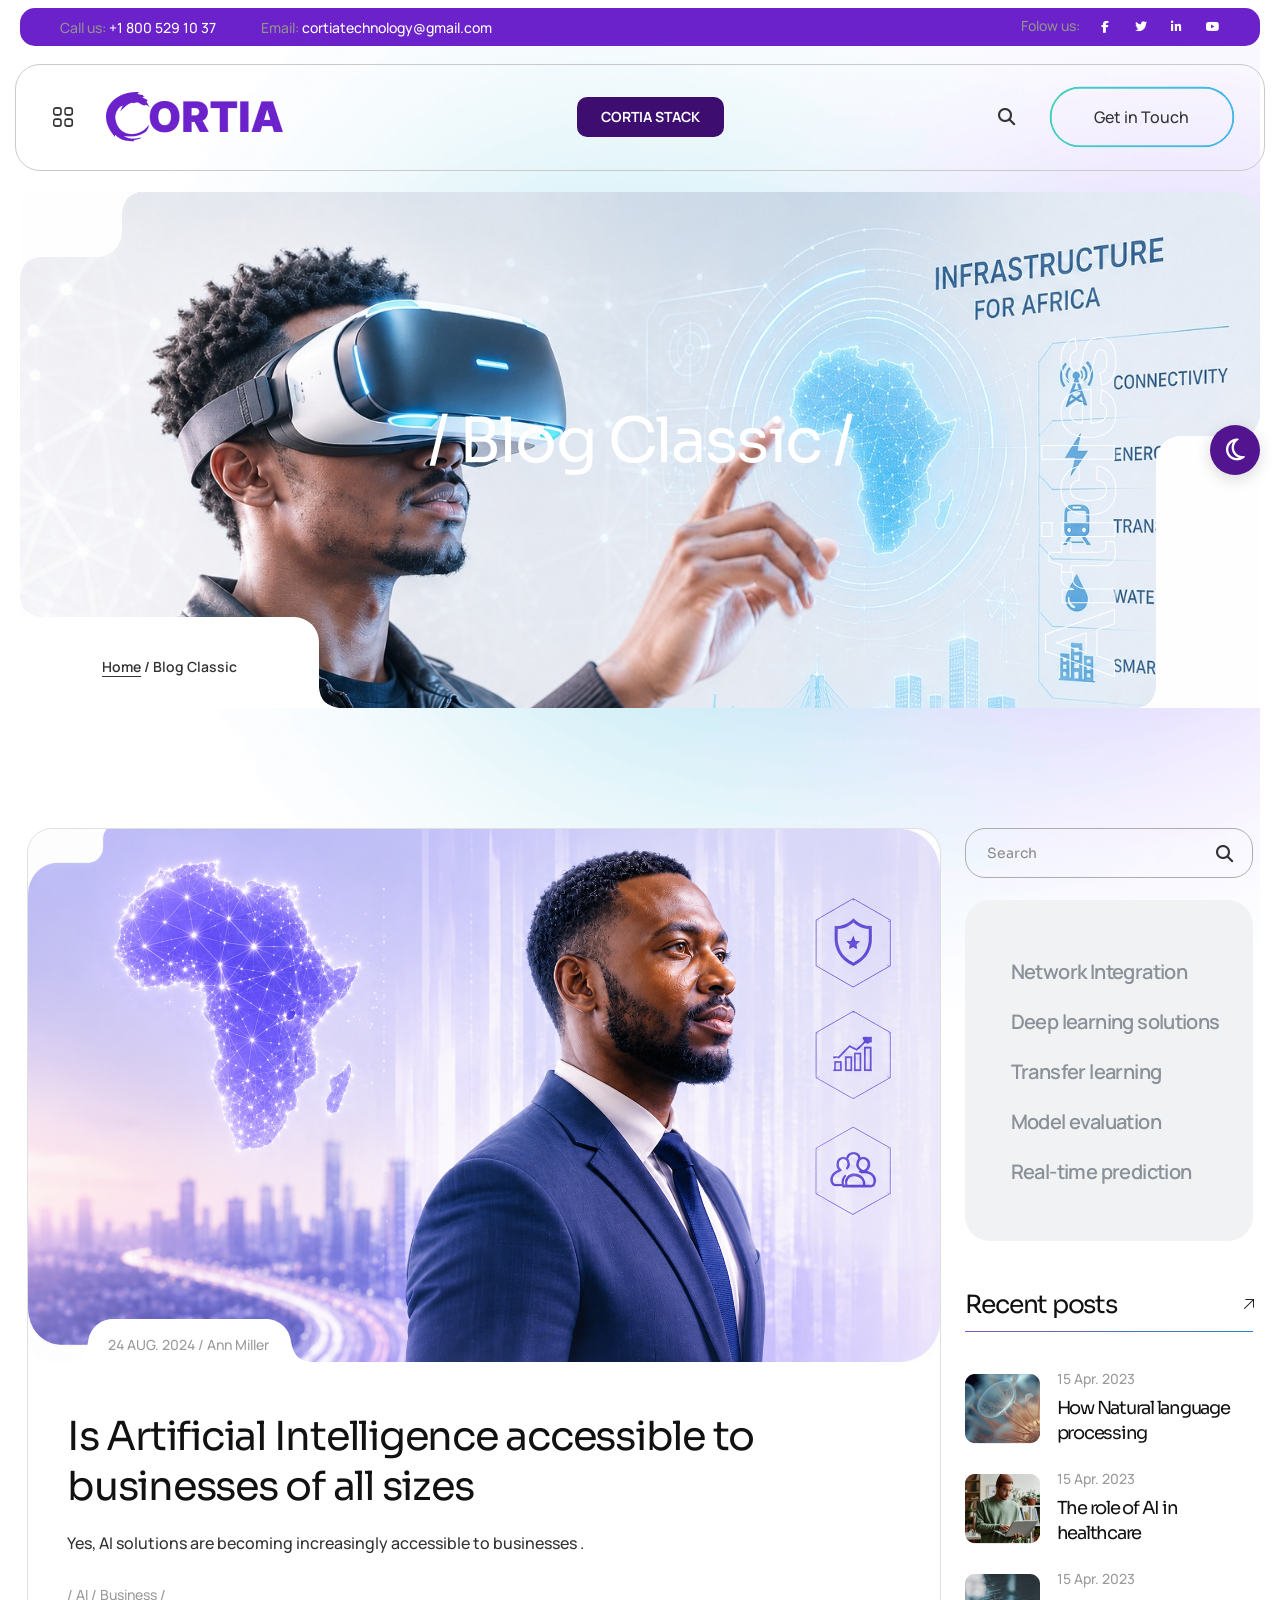
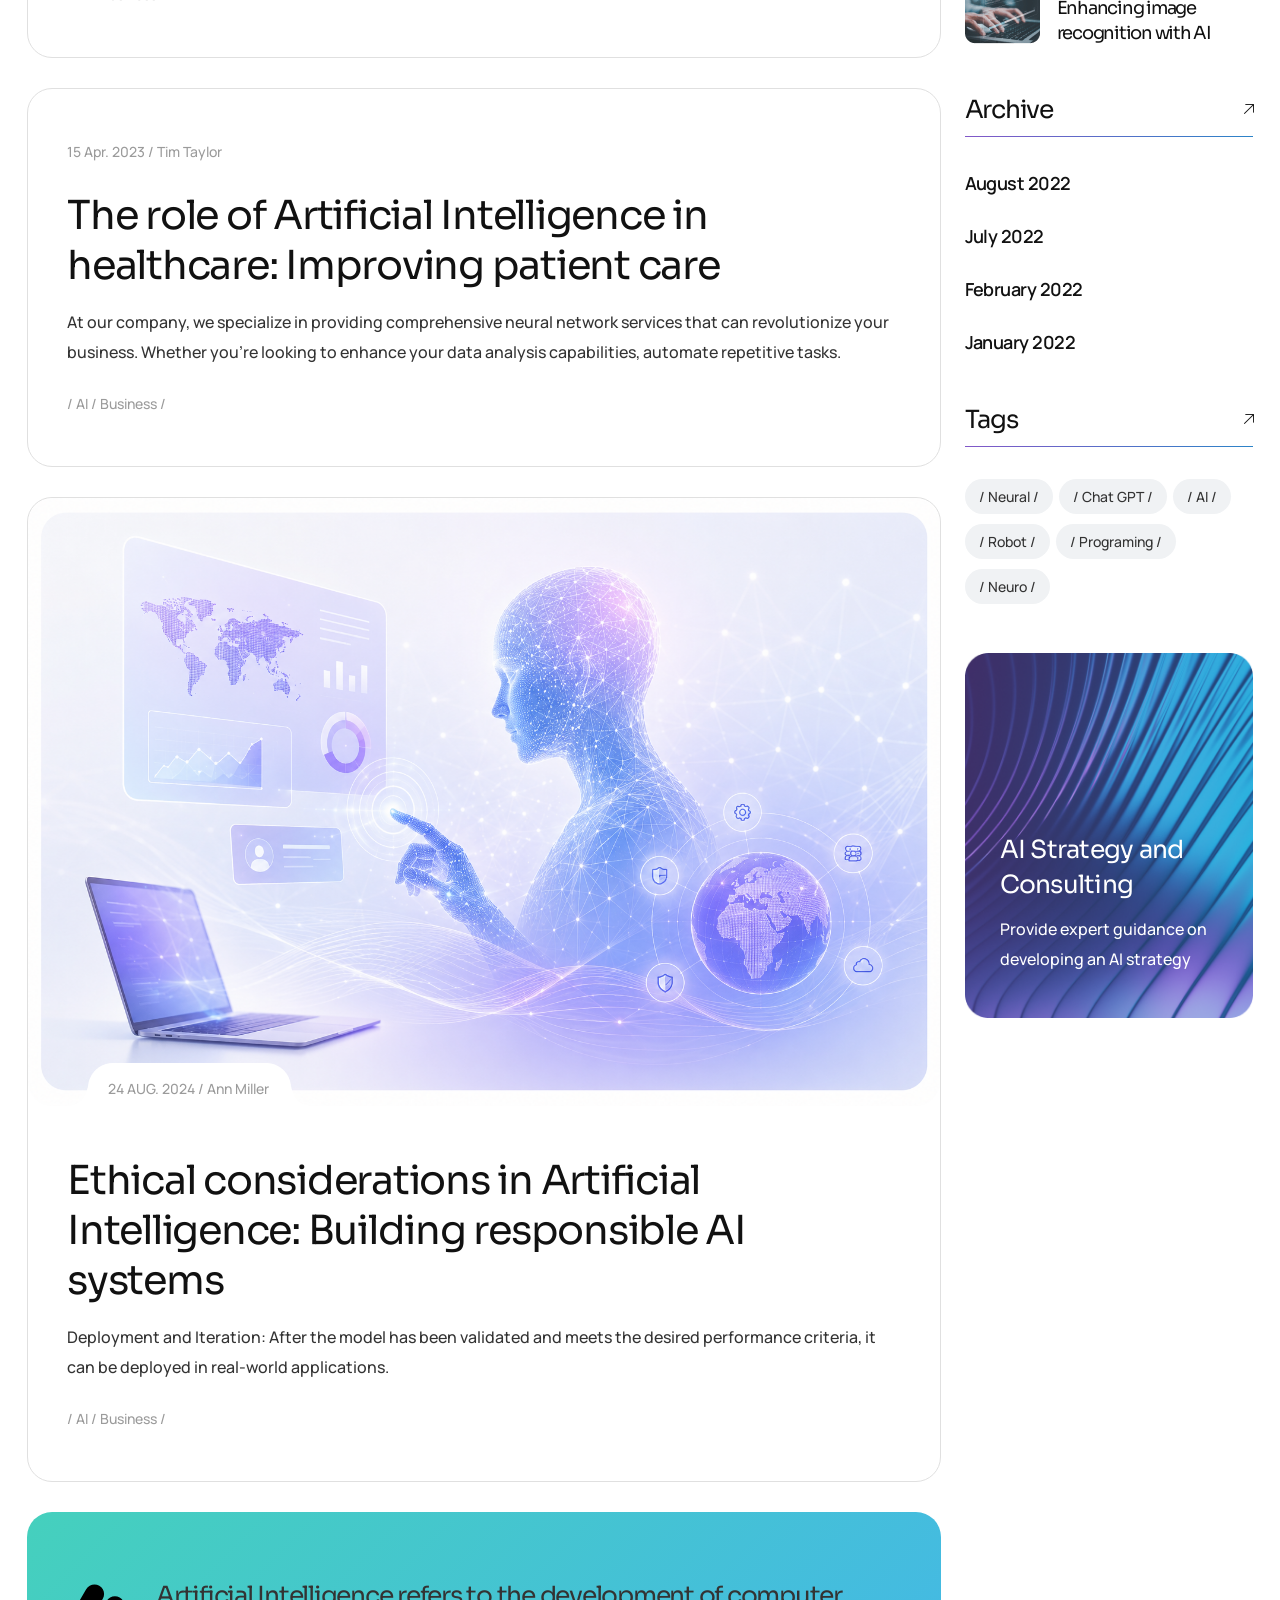
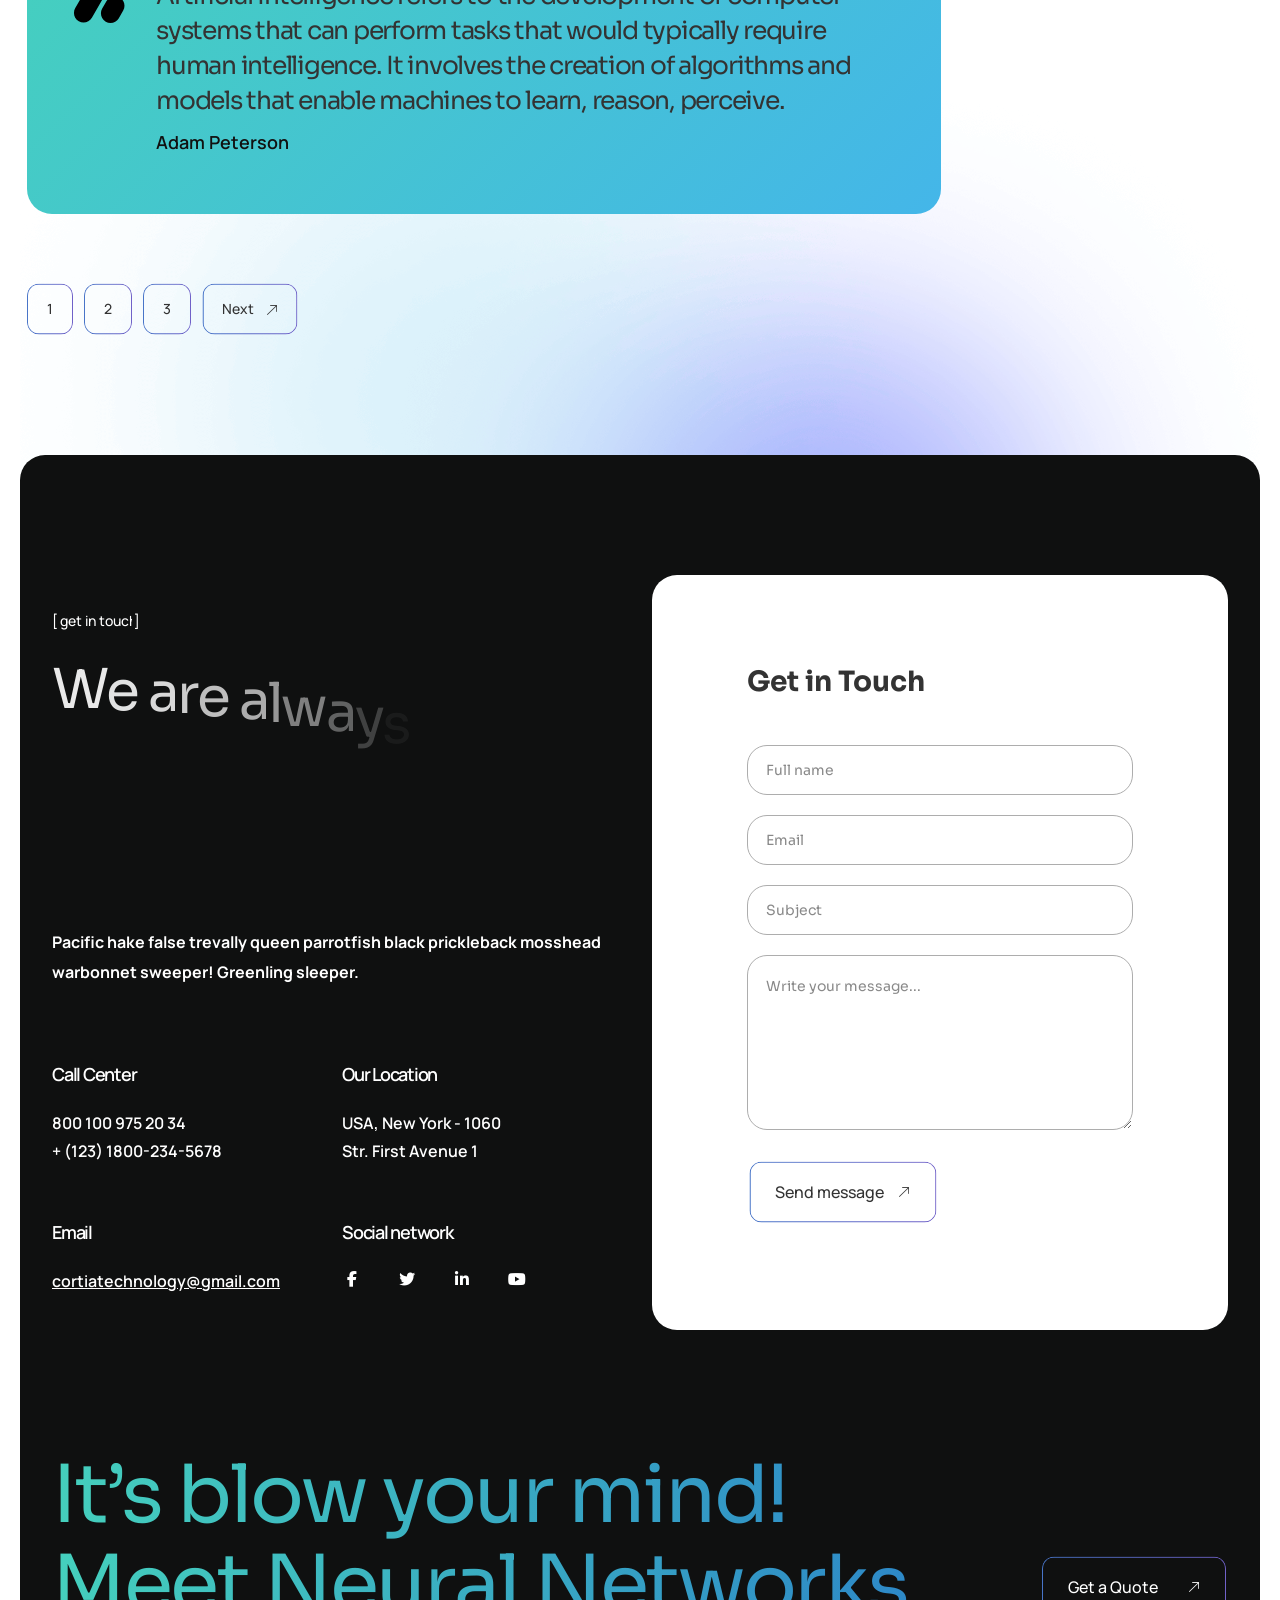
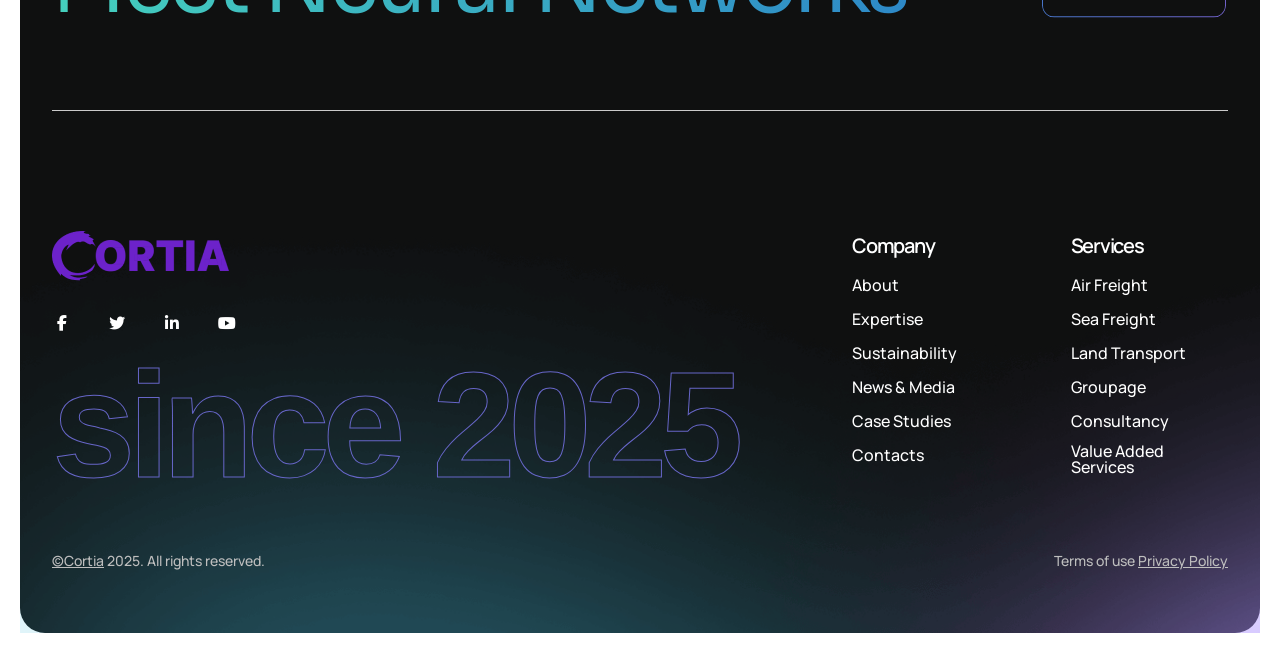
<file: blog2.html>
<!DOCTYPE html>
<html lang="en">
<head>
    <meta charset="UTF-8">
    <meta name="viewport" content="width=device-width, initial-scale=1.0">
    <title>Blog-classic || </title>

    <!-- Preconnect for faster font loading (PUT THIS FIRST!) -->
    <link rel="preconnect" href="https://fonts.googleapis.com/">
    <link rel="preconnect" href="https://fonts.gstatic.com/" crossorigin>

    <!-- favicon -->
    <link rel="icon" type="image/png" href="assets/images/logo-01-light.svg">

    <!-- Google Fonts (deferred) -->
    <link href="https://fonts.googleapis.com/css2?family=Sora:wght@100..800&amp;display=swap" rel="stylesheet" media="print" onload="this.media='all'">
    <link href="https://fonts.googleapis.com/css2?family=Manrope:wght@200..800&amp;display=swap" rel="stylesheet" media="print" onload="this.media='all'">

    <!-- Load Font Awesome CSS asynchronously -->
    <link rel="stylesheet" href="assets/css/font-awesome.min.css" media="print" onload="this.media='all'">
<link rel="stylesheet" href="https://cdnjs.cloudflare.com/ajax/libs/font-awesome/6.5.1/css/all.min.css" media="print" onload="this.media='all'">
     <noscript>
    <link rel="stylesheet" href="https://cdnjs.cloudflare.com/ajax/libs/font-awesome/6.5.1/css/all.min.css">
     </noscript>
    <!-- fontello font css -->
    <link rel="stylesheet" href="assets/css/plugins/fontello-enqueue.css" media="print" onload="this.media='all'">
    <link rel="stylesheet" href="assets/css/plugins/fontello-icons.css" media="print" onload="this.media='all'">


    <!-- others css -->
    <link rel="stylesheet" href="assets/css/plugins/bootstrap.min.css">
    <link rel="stylesheet" href="assets/css/style.css">
    <link rel="stylesheet" href="assets/css/plugins/swiper-bundle.min.css" media="print" onload="this.media='all'">
    <noscript>
        <link rel="stylesheet" href="assets/css/plugins/swiper-bundle.min.css">
    </noscript>
</head>

<body>

    <!-- Preloader -->
    <div id="preloader">
        <div class="loader">
            <img src="assets/images/preloader-dark.png" alt="Loading...">
        </div>
    </div>
    <!-- End Preloader -->

    <button id="themeBtn"><i class="far fa-moon"></i></button>
    <div class="video-modal">
        <div class="video-modal-content">
            <span class="close-btn">&times;</span>
            <iframe allow="autoplay; encrypted-media" allowfullscreen></iframe>
        </div>
    </div>
    <!-- search-popup -->
    <div class="search-popup" data-popup="1">
        <div class="search-popup-content">
            <form>
                <button type="submit"><i class="fa fa-search"></i></button>
                <input type="text" placeholder="Type Your Search..." required>
            </form>
            <button type="button" class="close-popup"></button>
        </div>
    </div>

      <!-- Side Menu -->
    <div class="side-menu" id="sideMenu">
        <div class="overlay" id="overlay"></div>
        <a href="javascript:void(0)" class="close-btn" id="closeBtn"><i class="fa fa-close"></i> close</a>
        <div class="menu-content">
            <a class='logo' href='index.html'>
                <img src="assets/images/logo.png" alt="logo">
            </a>
            <div class="sidebar-menu">
                <h4 class="title">contacts</h4>
                <!--<p>USA, New York - 1060 <br> Str. First Avenue 1</p>
                <a href="#" title="" class="nmbr">800 100 975 20 34</a>-->
                <a href="#" title="" class="nmbr">+234 706 752 6407</a>
                <a href="mailto:cortiatechnology@gmail.com" class="email">cortiatechnology@gmail.com</a>
                <a href="#" title="" class="ibt-btn ibt-btn-outline-3 ibt-btn-rounded">
                    <span>Get in Touch</span>
                </a>
            </div>
            <ul class="social-icon">
                <li><a href="#" title=""><i class="fab fa-facebook-f"></i></a></li>
                <li><a href="#" title=""><i class="fab fa-twitter"></i></a></li>
                <li><a href="#" title=""><i class="fab fa-linkedin-in"></i></a></li>
                <li><a href="#" title=""><i class="fab fa-youtube"></i></a></li>
            </ul>
        </div>
    </div>
    <!-- search-popup -->
    <div class="search-popup" data-popup="1">
        <div class="search-popup-content">
            <form>
                <button type="submit"><i class="fa fa-search"></i></button>
                <input type="text" placeholder="Type Your Search..." required>
            </form>
            <button type="button" class="close-popup"></button>
        </div>
    </div>

    <!-- New Mobile Menu -->
    <div data-menu="mobileMenu" class="side-menu2">
        <div class="menu-btns">
            <a href="#" class="popup-search" data-popup="1"><i class="fa fa-search"></i></a>
            <button id="mobileCloseBtn2" class="close-btn"></button>
        </div>
        <ul>
            <li>
                <a href="#">Cortia Stack</a>
                <ul>
                   <li><a href="index1.html">Core Sure — Build with Confidence</a></li>
                                                <li><a href="index2.html">LandCerta —  Secure Land. Assured Future</a></li>
                                                <li><a href="index3.html">Rental Verify —  Verify. Rent. Relax</a></li>
                                                <li><a href="index4.html">OIS — Managed Infrastructure</a></li>
                </ul>
            </li>
            <li>
                <a href="#">Cortia Stack</a>
                <ul>
                    <li><a href='about-us.html'>About us</a></li>
                    <li class="sub-menu">
                        <a href="#">Team</a>
                        <ul>
                            <li><a href='team.html' title>Creative team</a></li>
                            <li><a href='team-single.html' title>Team Single</a></li>
                        </ul>
                    </li>
                    <!--<li class="sub-menu">
                        <a href="#">Projects</a>
                        <ul>
                            <li><a href='project.html'>Projects Grid</a></li>
                            <li><a href='project2.html'>Projects Modern</a></li>
                            <li><a href='project-single.html'>Project Single</a></li>
                        </ul>
                    </li>
                    <li><a href='gallery-grid.html'>Gallery Grid</a></li>
                    <li><a href='gallery-masonry.html'>Gallery Masonry</a></li>
                    <li><a href='pricing.html'>Pricing plans</a></li>
                    <li><a href='faq.html'>FAQ</a></li>
                    <li><a href='typography.html'>Typography</a></li>
                    <li><a href='404.html'>404</a></li>-->
                </ul>
            </li>
            <li>
               <!-- <a href="#">Services</a>
                <ul>
                    <li><a href='service.html'>Services Page</a></li>
                    <li><a href='service-single.html'>Service Single</a></li>
                </ul>
            </li>
            <li>
                <a href="#">Shop</a>
                <ul>
                    <li><a href='shop.html'>Products</a></li>
                    <li><a href='shop-single.html'>Single Product</a></li>
                    <li><a href='cart.html'>Shopping cart</a></li>
                    <li><a href='checkout.html'>Checkout</a></li>
                    <li>
                    <li><a href='account.html'>My account</a></li>-->
                </ul>
            </li>
            <li>
                <a href="#">Blog</a>
                <ul>
                    <li><a href='blog.html'>Blog Classic</a></li>
                    <li><a href='blog2.html'>Blog Grid</a></li>
                    <li><a href='blog-single.html'>Blog Single</a></li>
                </ul>
            </li>
            <li><a href="#">Contacts</a></li>
        </ul>
        <div class="menu-contact">
            <span>Contacts</span>
            <a href="tel:+13685678954" class="nmbr" title="">+1 800 529 10 37</a>
            <a href="mailto:cortiatechnology@gmail.com" title="" class="gmail">cortiatechnology@gmail.com</a>
        </div>
        <div class="menu-links">
            <span>Follow us:</span>
            <ul class="social-icon">
                <li><a href="#" title=""><i class="fab fa-facebook-f"></i></a></li>
                <li><a href="#" title=""><i class="fab fa-twitter"></i></a></li>
                <li><a href="#" title=""><i class="fab fa-linkedin-in"></i></a></li>
                <li><a href="#" title=""><i class="fab fa-youtube"></i></a></li>
            </ul>
            <a href="#" title="" class="ibt-btn ibt-btn-outline-3 ibt-btn-rounded">
                <span>Get in Touch</span>
            </a>
        </div>
    </div>
    <!-- Overlay for Mobile Menu -->
    <div class="overlay2"></div>

    <!-- sticky header -->
    <header class="sticky-active">
        <div class="header-menu-area">
            <div class="row gx-20 align-items-center justify-content-between">
                <div class="col-auto">
                    <div class="header-logo">
                        <a href="javascript:void(0)" class="menu-toggle"></a>
                        <a href='index.html'>
                            <img src="assets/images/logo.png" alt="logo">
                        </a>
                    </div>
                </div>
                <div class="col-auto">
                    <nav class="main-menu menu-style1">
                        <ul>
                            <li>
                                <a class='active' href='index.html'>
                                    <span class="menu-item">Cortia Stack</span>
                                    <span class="menu-item2">Cortia Stack</span>
                                </a>
                                <ul class="mega-sub-menu">
                                    <li class="mega-menu-column">
                                        <ul>
                                            <li><a href="index1.html">Core Sure — Build with Confidence</a></li>
                                                <li><a href="index2.html">LandCerta —  Secure Land. Assured Future</a></li>
                                                <li><a href="index3.html">Rental Verify —  Verify. Rent. Relax</a></li>
                                                <li><a href="index4.html">OIS — Managed Infrastructure</a></li>
                                        </ul>
                                    </li>
                                    <li class="mega-menu-column">
                                        <a class='darkModeTriggerImg' href='index.html'><img src="assets/images/event/dark-version.png" alt="AI Agency & Technology HTML Template"></a>
                                        <a class='darkModeTriggerImg2' href='index.html'><img src="assets/images/event/light-version.png" alt="AI Agency & Technology HTML Template"></a>
                                    </li>
                                </ul>
                            </li>
                            <li>
                                <a href="#">
                                    <span class="menu-item"> Company</span>
                                    <span class="menu-item2">Company</span>
                                </a>
                                <ul class="sub-menu">
                                    <li><a href='about-us.html'>About us</a></li>
                                    <li>
                                        <a href='team.html'>Team</a>
                                        <ul class="sub-menu v1">
                                            <li><a href='team.html'>Creative team</a></li>
                                            <li><a href='team-single.html'>Team Single</a></li>
                                        </ul>
                                    </li>
                                    
                                    <!--
                                        <a href="#">Projects</a>
                                        <ul class="sub-menu v2">
                                            <li><a href='project.html'>Projects Grid</a></li>
                                            <li><a href='project2.html'>Projects Modern</a></li>
                                            <li><a href='project-single.html'>Project Single</a></li>
                                        </ul>
                                    </li>
                                    <li><a href='gallery-grid.html'>Gallery Grid</a></li>
                                    <li><a href='gallery-masonry.html'>Gallery Masonry</a></li>
                                    <li><a href='pricing.html'>Pricing plans</a></li>
                                    <li><a href='faq.html'>FAQ</a></li>
                                    <li><a href='typography.html'>Typography</a></li>
                                    <li><a href='404.html'>404</a></li>
                                </ul>
                            </li>
                            <li>
                                <a href='service.html'>
                                    <span class="menu-item">services</span>
                                    <span class="menu-item2">services</span>
                                </a>
                                <ul class="sub-menu">
                                    <li><a href='service.html'>Services Page</a></li>
                                    <li><a href='service-single.html'>Service Single</a></li>
                                </ul>
                            </li>
                            <li>
                                <a href='shop.html'>
                                    <span class="menu-item">Shop</span>
                                    <span class="menu-item2">Shop</span>
                                </a>
                                <ul class="sub-menu">
                                    <li><a href='shop.html'>Products</a></li>
                                    <li><a href='shop-single.html'>Single Product</a></li>
                                    <li><a href='cart.html'>Shopping cart</a></li>
                                    <li><a href='checkout.html'>Checkout</a></li>
                                    <li><a href='account.html'>My account</a></li>-->
                                </ul>
                            </li>
                            <li>
                                <a href='blog.html'>
                                    <span class="menu-item">Blog</span>
                                    <span class="menu-item2">Blog</span>
                                </a>
                                <ul class="sub-menu">
                                    <li><a href='blog.html'>Blog Classic</a></li>
                                    <li><a href='blog2.html'>Blog Grid</a></li>
                                    <li><a href='blog-single.html'>Blog Single</a></li>
                                </ul>
                            </li>
                            <li>
                                <a href='contact.html'>
                                    <span class="menu-item">Contacts</span>
                                    <span class="menu-item2">Contacts</span>
                                </a>
                            </li>
                        </ul>
                    </nav>
                </div>
                <div class="col-auto d-none d-xl-block">
                    <div class="btn-box">
                        <a href="#" class="popup-search" data-popup="1"><i class="fa fa-search"></i></a>
                        <a href="#" title="" class="ibt-btn ibt-btn-outline-3 ibt-btn-rounded">
                            <span>Get in Touch</span>
                        </a>
                    </div>
                </div>
            </div>
            <button class="hamburger popup-menu" data-menu="mobileMenu">
                <span></span>
                <span></span>
                <span></span>
            </button>
        </div>
    </header>
    <!-- End sticky header -->

    <!--======== Header ========-->
    <header class="vs-header15">
        <div class="header-top4">
            <div class="container-fluid">
                <div class="header-top-content4">
                    <ul class="top-bar-contacts">
                        <li>
                            <span class="contact-item-title">Call us:</span>
                            <a href="tel:+18005291037">+1 800 529 10 37</a>
                        </li>
                        <li>
                            <span class="contact-item-title">Email:</span>
                            <a href="mailto:cortiatechnology@gmail.com">cortiatechnology@gmail.com</a>
                        </li>
                    </ul>
                    <ul class="top-bar-socials">
                        <li><span>Folow us:</span></li>
                        <li><a href="#" title=""><i class="fab fa-facebook-f"></i></a></li>
                        <li><a href="#" title=""><i class="fab fa-twitter"></i></a></li>
                        <li><a href="#" title=""><i class="fab fa-linkedin-in"></i></a></li>
                        <li><a href="#" title=""><i class="fab fa-youtube"></i></a></li>
                    </ul>
                </div>
            </div>
        </div>
        <!--vs-main-menu-wrapper start-->
        <div class="header-bottom15">
            <div class="container2 position-relative">
                <div class="header-menu-area">
                    <div class="row gx-20 align-items-center justify-content-between">
                        <div class="col-auto">
                            <div class="header-logo">
                                <a href="javascript:void(0)" class="menu-toggle"></a>
                                <a href='index.html'>
                                    <img src="assets/images/logo.png" alt="logo">
                                </a>
                            </div>
                        </div>
                        <div class="col-auto">
                            <nav class="main-menu menu-style1">
                                <ul>
                                    <li>
                                        <a class='active' href='index.html'>
                                            <span class="menu-item">Cortia Stack</span>
                                            <span class="menu-item2">Cortia Stack</span>
                                        </a>
                                        <ul class="mega-sub-menu">
                                            <li class="mega-menu-column">
                                                <ul>
                                                  <li><a href="index1.html">Core Sure — Build with Confidence</a></li>
                                                <li><a href="index2.html">LandCerta —  Secure Land. Assured Future</a></li>
                                                <li><a href="index3.html">Rental Verify —  Verify. Rent. Relax</a></li>
                                                <li><a href="index4.html">OIS — Managed Infrastructure</a></li>
                                            </li>
                                            <li class="mega-menu-column">
                                                <a class='darkModeTriggerImg' href='index.html'><img src="assets/images/event/dark-version.png" alt="AI Agency & Technology HTML Template"></a>
                                                <a class='darkModeTriggerImg2' href='index.html'><img src="assets/images/event/light-version.png" alt="AI Agency & Technology HTML Template"></a>
                                            </li>
                                        </ul>
                                    </li>
                                    <li>
                                        <a href="#">
                                            <span class="menu-item">Company</span>
                                            <span class="menu-item2">Company</span>
                                        </a>
                                        <ul class="sub-menu">
                                            <li><a href='about-us.html'>About us</a></li>
                                            <li>
                                                <a href='team.html'>Team</a>
                                                <ul class="sub-menu v1">
                                                    <li><a href='team.html'>Creative team</a></li>
                                                    <li><a href='team-single.html'>Team Single</a></li>
                                                </ul>
                                            </li>
                                            <!--li>
                                                <a href="#">Projects</a>
                                                <ul class="sub-menu v2">
                                                    <li><a href='project.html'>Projects Grid</a></li>
                                                    <li><a href='project2.html'>Projects Modern</a></li>
                                                    <li><a href='project-single.html'>Project Single</a></li>
                                                </ul>
                                            </li>
                                            <li><a href='gallery-grid.html'>Gallery Grid</a></li>
                                            <li><a href='gallery-masonry.html'>Gallery Masonry</a></li>
                                            <li><a href='pricing.html'>Pricing plans</a></li>
                                            <li><a href='faq.html'>FAQ</a></li>
                                            <li><a href='typography.html'>Typography</a></li>
                                            <li><a href='404.html'>404</a></li>
                                        </ul>
                                    </li>
                                    <li>
                                        <a href='service.html'>
                                            <span class="menu-item">services</span>
                                            <span class="menu-item2">services</span>
                                        </a>
                                        <ul class="sub-menu">
                                            <li><a href='service.html'>Services Page</a></li>
                                            <li><a href='service-single.html'>Service Single</a></li>
                                        </ul>
                                    </li>
                                    <li>
                                        <a href='shop.html'>
                                            <span class="menu-item">Shop</span>
                                            <span class="menu-item2">Shop</span>
                                        </a>
                                        <ul class="sub-menu">
                                            <li><a href='shop.html'>Products</a></li>
                                            <li><a href='shop-single.html'>Single Product</a></li>
                                            <li><a href='cart.html'>Shopping cart</a></li>
                                            <li><a href='checkout.html'>Checkout</a></li>
                                            <li><a href='account.html'>My account</a></li>-->
                                        </ul>
                                    </li>
                                    <li>
                                        <a href='blog.html'>
                                            <span class="menu-item">Blog</span>
                                            <span class="menu-item2">Blog</span>
                                        </a>
                                        <ul class="sub-menu">
                                            <li><a href='blog.html'>Blog Classic</a></li>
                                            <li><a href='blog2.html'>Blog Grid</a></li>
                                            <li><a href='blog-single.html'>Blog Single</a></li>
                                        </ul>
                                    </li>
                                    <li>
                                        <a href='contact.html'>
                                            <span class="menu-item">Contacts</span>
                                            <span class="menu-item2">Contacts</span>
                                        </a>
                                    </li>
                                </ul>
                            </nav>
                        </div>
                        <div class="col-auto d-none d-xl-block">
                            <div class="btn-box">
                                <a href="#" class="popup-search" data-popup="1"><i class="fa fa-search"></i></a>
                                <a href="#" title="" class="ibt-btn ibt-btn-outline-3 ibt-btn-rounded">
                                    <span>Get in Touch</span>
                                </a>
                            </div>
                        </div>
                    </div>
                    <button class="hamburger popup-menu" data-menu="mobileMenu">
                        <span></span>
                        <span></span>
                        <span></span>
                    </button>
                </div>
            </div>
        </div>
        <!--vs-main-menu-wrapper end-->
    </header>
    <!--======== / Header ========-->

    <!-- page-banner9 -->
    <section class="page-banner9">
        <div class="shape"></div>
        <div class="shape3"></div>
        <div class="staff-text">Articles</div>
        <div class="container">
            <div class="page-content">
                <h1 class="title">/ Blog Classic /</h1>
            </div>
        </div>
        <ul class="breadcrumbs">
            <li><a href='index.html' title>Home</a></li>
            <li>/</li>
            <li>Blog Classic</li>
        </ul>
    </section>
    <!-- End page-banner9 -->

    <!-- blog-sec4 -->
    <section class="blog-sec4 ibt-section-gap">
        <button class="sidebar-toggle"></button>
        <!-- Overlay -->
        <div class="sidebar-overlay"></div>
        <div class="container">
            <div class="row">
                <div class="col-xl-9 col-lg-8">
                    <div class="blog-info4">
                        <div class="blog-card4">
                            <div class="blog-img4">
                                <a href='blog-single.html'><img src="assets/images/blog/blog4-1.png" alt="AI Agency & Technology HTML Template"></a>
                                <span class="blog-meta4">24 AUG. 2024 / Ann Miller</span>
                            </div>
                            <div class="blog-content4">
                                <h4 class="title"><a href='blog-single.html' title>Is Artificial Intelligence
                                        accessible to businesses of all sizes</a>
                                </h4>
                                <p>Yes, AI solutions are becoming increasingly accessible to businesses .</p>
                                <span>/ AI / Business /</span>
                            </div>
                        </div>
                        <div class="blog-card4">
                            <div class="blog-content4">
                                <span class="date">15 Apr. 2023 / Tim Taylor</span>
                                <h4 class="title"><a href='blog-single.html' title>The role of Artificial
                                        Intelligence in
                                        healthcare: Improving patient care</a>
                                </h4>
                                <p>At our company, we specialize in providing comprehensive neural network services
                                    that can revolutionize your business. Whether you're looking to enhance your data
                                    analysis capabilities, automate repetitive tasks.
                                </p>
                                <span>/ AI / Business /</span>
                            </div>
                        </div>
                        <div class="blog-card4">
                            <div class="blog-img4">
                                <a href='blog-single.html'><img src="assets/images/blog/blog4-3.png" alt="AI Agency & Technology HTML Template"></a>
                                <span class="blog-meta4">24 AUG. 2024 / Ann Miller</span>
                            </div>
                            <div class="blog-content4">
                                <h4 class="title"><a href='blog-single.html' title>Ethical considerations in
                                        Artificial Intelligence:
                                        Building responsible AI systems</a>
                                </h4>
                                <p>Deployment and Iteration: After the model has been validated and meets the desired
                                    performance criteria, it can be deployed in real-world applications.</p>
                                <span>/ AI / Business /</span>
                            </div>
                        </div>
                        <blockquote class="mt-0">
                            <div class="quote-box">
                                <img src="assets/images/icon/comas2.svg" alt="AI Agency & Technology HTML Template">
                                <h4 class="title">Artificial Intelligence refers to the development of computer systems
                                    that can perform tasks that would typically require human intelligence. It involves
                                    the creation of algorithms and models that enable machines to learn, reason,
                                    perceive.
                                </h4>
                                <span class="sub-title">Adam Peterson</span>
                            </div>
                        </blockquote>
                        <nav aria-label="Page navigation example">
                            <ul class="pagination v2">
                                <li class="page-item m-0"><a class="page-link" href="#">1</a></li>
                                <li class="page-item"><a class="page-link" href="#">2</a></li>
                                <li class="page-item"><a class="page-link" href="#">3</a></li>
                                <li class="page-item"><a class="page-link v1" href="#">Next<i
                                            class="icon-arrow-top"></i></a></li>
                            </ul>
                        </nav>
                    </div>
                </div>
                <div class="col-xl-3 col-lg-4">
                    <div class="side-bar2">
                        <button class="sidebar-close"></button>
                        <div class="form-widget side-widget2 mb-0">
                            <form>
                                <input type="text" name="text" placeholder="Search" required>
                                <button type="submit"><i class="fa fa-search"></i></button>
                            </form>
                        </div>
                        <div class="ser-widget side-widget2">
                            <a href='service-single.html' title>Network Integration</a>
                            <a href='service-single.html' title>Deep learning solutions</a>
                            <a href='service-single.html' title>Transfer learning</a>
                            <a href='service-single.html' title>Model evaluation</a>
                            <a href='service-single.html' title>Real-time prediction</a>
                        </div>
                        <div class="post-widget side-widget2">
                            <h4 class="side-bar-title">Recent posts</h4>
                            <div class="recent-post">
                                <a href='blog-single.html'><img src="assets/images/blog/post1-1.png" alt="AI Agency & Technology HTML Template"></a>
                                <span class="sub-title">15 Apr. 2023</span>
                                <h4 class="title"><a href='blog-single.html'>How Natural language processing</a></h4>
                            </div>
                            <div class="recent-post">
                                <a href='blog-single.html'><img src="assets/images/blog/post1-2.png" alt="AI Agency & Technology HTML Template"></a>
                                <span class="sub-title">15 Apr. 2023</span>
                                <h4 class="title"><a href='blog-single.html' title>The role of AI in <br>
                                        healthcare</a></h4>
                            </div>
                            <div class="recent-post mb-0">
                                <a href='blog-single.html' title><img src="assets/images/blog/post1-3.png" alt="AI Agency & Technology HTML Template"></a>
                                <span class="sub-title">15 Apr. 2023</span>
                                <h4 class="title"><a href='blog-single.html'>Enhancing image recognition with AI</a>
                                </h4>
                            </div>
                        </div>
                        <div class="archive-widget side-widget2">
                            <h4 class="side-bar-title">Archive</h4>
                            <a href="#" title="">August 2022</a>
                            <a href="#" title="">July 2022</a>
                            <a href="#" title="">February 2022</a>
                            <a href="#" title="">January 2022</a>
                        </div>
                        <div class="tag-list-widget side-widget2">
                            <h4 class="side-bar-title">Tags</h4>
                            <ul class="tag-list">
                                <li><a href="#" title="">/ Neural /</a></li>
                                <li><a href="#" title="">/ Chat GPT /</a></li>
                                <li><a href="#" title="">/ AI /</a></li>
                                <li><a href="#" title="">/ Robot /</a></li>
                                <li><a href="#" title="">/ Programing /</a></li>
                                <li><a href="#" title="">/ Neuro /</a></li>
                            </ul>
                        </div>
                        <div class="strategy-widget side-widget">
                            <img src="assets/images/event/shades.png" alt="AI Agency & Technology HTML Template">
                            <div class="strategy-content">
                                <h4 class="title">AI Strategy and Consulting</h4>
                                <p>Provide expert guidance on developing an AI strategy</p>
                            </div>
                        </div>
                    </div>
                </div>
            </div>
        </div>
    </section>
    <!-- End blog-sec4 -->

    <!-- main-sec -->
    <section class="main-sec">
        <!-- contact-sec -->
        <div class="contact-sec ibt-section-gap">
            <div class="container">
                <div class="row align-items-center">
                    <div class="col-lg-6">
                        <div class="contact-content">
                            <div class="sec-title white">
                                <span class="sub-title">get in touch</span>
                                <h2 class="title animated-heading">We are always ready to help you and answer your
                                    questions</h2>
                                <p>Pacific hake false trevally queen parrotfish black prickleback mosshead
                                    warbonnet sweeper! Greenling sleeper.
                                </p>
                            </div>
                            <div class="row">
                                <div class="col-lg-6 col-md-6 col-sm-6">
                                    <div class="contact-info">
                                        <div class="call-center">
                                            <h4 class="title">Call Center</h4>
                                            <a href="tel:8003508431" class="nmbr">800 100 975 20 34</a>
                                            <a href="mailto:support@cortiatechnology@gmail.com" class="nmbr">+ (123) 1800-234-5678</a>
                                        </div>
                                        <div class="call-center mb-0">
                                            <h4 class="title">Email</h4>
                                            <a href="mailto:support@cortiatechnology@gmail.com" class="gmail">cortiatechnology@gmail.com</a>
                                        </div>
                                    </div>
                                </div>
                                <div class="col-lg-6 col-md-6 col-sm-6">
                                    <div class="contact-info">
                                        <div class="call-center">
                                            <h4 class="title">Our Location</h4>
                                            <p>USA, New York - 1060 <br>Str. First Avenue 1</p>
                                        </div>
                                        <div class="call-center mb-0">
                                            <h4 class="title">Social network</h4>
                                            <ul class="social-icon">
                                                <li><a href="https://www.facebook.com/" target="_blank" title=""><i
                                                            class="fab fa-facebook-f"></i></a></li>
                                                <li><a href="http://www.twitter.com/" target="_blank" title=""><i
                                                            class="fab fa-twitter"></i></a></li>
                                                <li><a href="http://www.linkedin.com/" target="_blank" title=""><i
                                                            class="fab fa-linkedin-in"></i></a></li>
                                                <li><a href="https://www.youtube.com/" target="_blank" title=""><i
                                                            class="fab fa-youtube"></i></a></li>
                                            </ul>
                                        </div>
                                    </div>
                                </div>
                            </div>
                        </div>
                    </div>
                    <div class="col-lg-6">
                        <div class="contact-form">
                            <form action="#" method="post" class="custom-form">
                                <h2>Get in Touch</h2>
                                <input type="text" id="name" name="name" placeholder="Full name" required>
                                <input type="email" id="email" name="email" placeholder="Email" required>
                                <input type="text" id="subject" name="subject" placeholder="Subject" required>
                                <textarea id="message" name="message" rows="5" placeholder="Write your message..." required></textarea>

                                <button type="submit" class="ibt-btn ibt-btn-outline">
                                    <span>Send message</span>
                                    <i class="icon-arrow-top"></i>
                                </button>
                            </form>
                        </div>
                    </div>
                </div>
            </div>
        </div>
        <!-- End contact-sec -->

        <!-- footer-style1 -->
        <footer class="footer-style1">
            <div class="footer-top">
                <div class="container">
                    <div class="footer-content">
                        <h2 class="title">It’s blow your mind! Meet Neural Networks</h2>
                        <a href="#" title="" class="ibt-btn ibt-btn-outline">
                            <span>Get a Quote</span>
                            <i class="icon-arrow-top"></i>
                        </a>
                    </div>
                </div>
            </div>
            <div class="widget-area ibt-section-gapTop">
                <div class="container">
                    <div class="row">
                        <div class="col-xl-8 col-lg-6">
                            <div class="about-widget footer-widget">
                                <div class="footer-logo">
                                    <img src="assets/images/logo.png" alt="AI Agency & Technology HTML Template">
                                </div>
                                <ul class="social-icon">
                                    <li><a href="https://www.facebook.com/" target="_blank" title=""><i
                                                class="fab fa-facebook-f"></i></a></li>
                                    <li><a href="http://www.twitter.com/" target="_blank" title=""><i
                                                class="fab fa-twitter"></i></a></li>
                                    <li><a href="http://www.linkedin.com/" target="_blank" title=""><i
                                                class="fab fa-linkedin-in"></i></a></li>
                                    <li><a href="https://www.youtube.com/" target="_blank" title=""><i
                                                class="fab fa-youtube"></i></a></li>
                                </ul>
                                <h2 class="title">since 2025</h2>
                            </div>
                        </div>
                        <div class="col-xl-4 col-lg-6">
                            <div class="footer-menu">
                                <div class="footer-links footer-widget">
                                    <h4 class="widget-title">Company</h4>
                                    <ul>
                                        <li><a href='about-us.html' title>About</a></li>
                                        <li><a href="#" title="">Expertise</a></li>
                                        <li><a href="#" title="">Sustainability</a></li>
                                        <li><a href="#" title="">News & Media</a></li>
                                        <li><a href="#" title="">Case Studies</a></li>
                                        <li><a href="#" title="">Contacts</a></li>
                                    </ul>
                                </div>
                                <div class="footer-links footer-widget">
                                    <h4 class="widget-title">Services</h4>
                                    <ul>
                                        <li><a href="#" title="">Air Freight</a></li>
                                        <li><a href="#" title="">Sea Freight</a></li>
                                        <li><a href="#" title="">Land Transport</a></li>
                                        <li><a href="#" title="">Groupage</a></li>
                                        <li><a href="#" title="">Consultancy</a></li>
                                        <li><a href="#" title="">Value Added Services</a></li>
                                    </ul>
                                </div>
                            </div>
                        </div>
                    </div>
                </div>
            </div>
            <div class="footer-botom">
                <div class="container">
                    <div class="footer-box">
                        <p><a href="#">©Cortia</a> 2025. All rights reserved.</p>
                        <span>Terms of use <a href="#">Privacy Policy</a></span>
                    </div>
                </div>
            </div>
        </footer>
        <!-- footer-style1 -->
    </section>
    <!-- End main-sec -->

    <!-- Scroll Button -->
    <button id="scrollBtn" title="Go to top">
        <i class="fas fa-angle-up"></i>
    </button>


    <!-- Js Plugin -->
    <script src="assets/js/bootstrap.min.js" defer></script>
    <script src="assets/js/vendor/swiper-bundle.min.js" defer></script>
    <script src="assets/js/vendor/lenis.min.js" defer></script>
    <script src="assets/js/vendor/gsap.min.js" defer></script>
    <script src="assets/js/vendor/ScrollTrigger.min.js" defer></script>
    <script src="assets/js/main.js" defer></script>
</body>


</html>
</file>
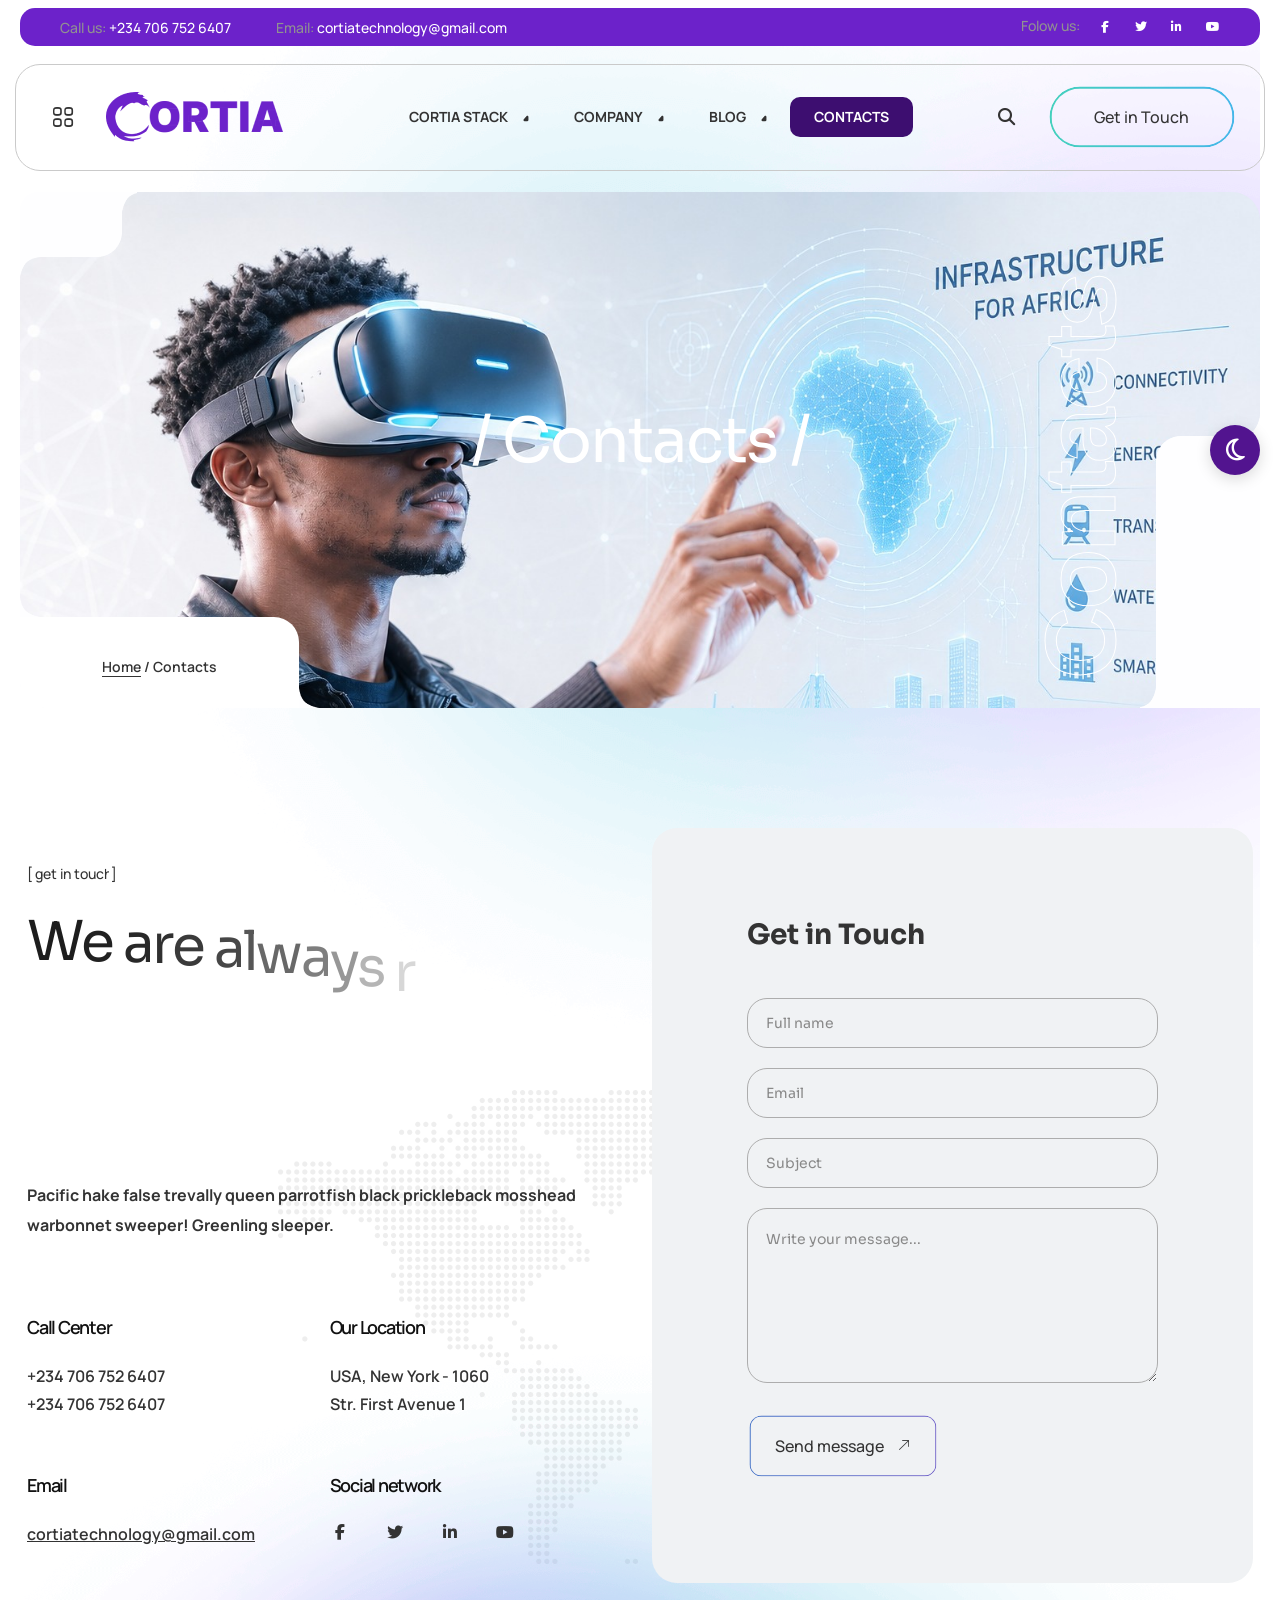
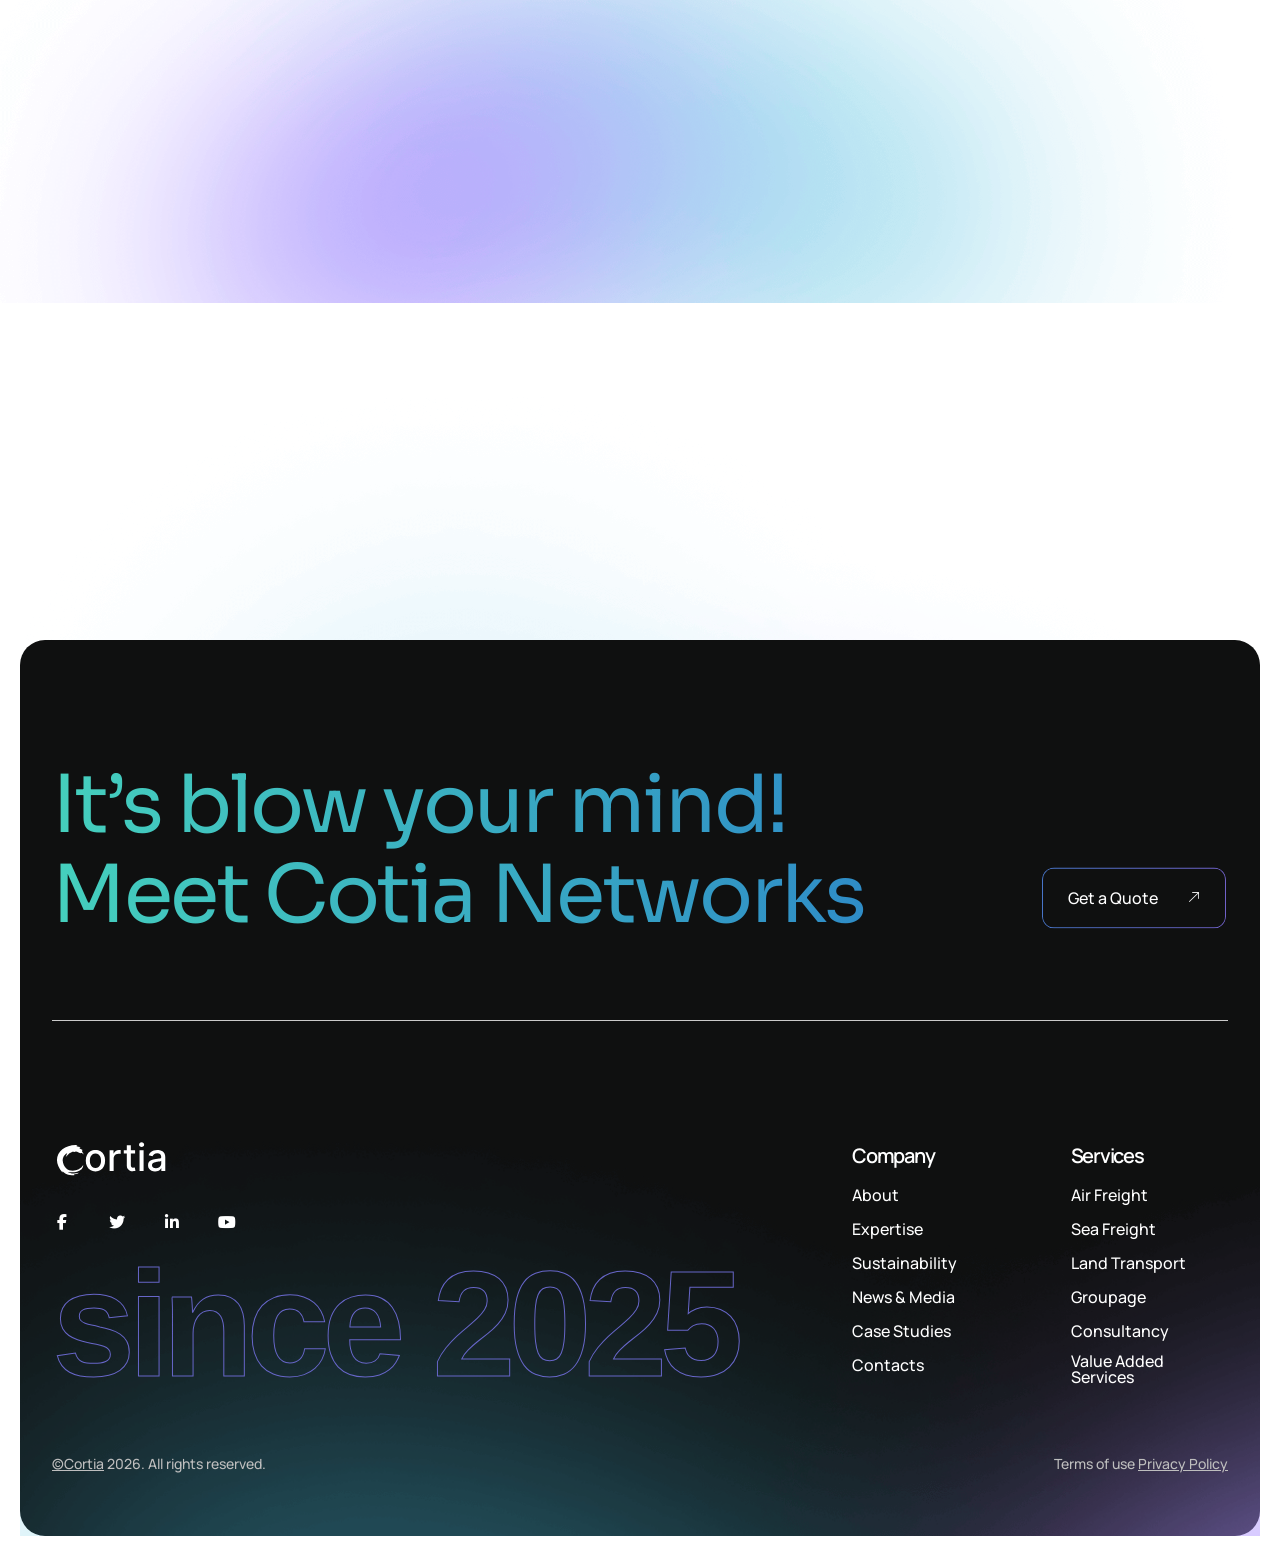
<file: contact.html>
<!DOCTYPE html>
<html lang="en">
<head>
    
    <meta charset="UTF-8">
    <meta name="viewport" content="width=device-width, initial-scale=1.0">
    <title>Contact || Cortia</title>

    <!-- Preconnect for faster font loading (PUT THIS FIRST!) -->
    <link rel="preconnect" href="https://fonts.googleapis.com/">
    <link rel="preconnect" href="https://fonts.gstatic.com/" crossorigin>

    <!-- favicon -->
    <link rel="icon" type="image/png" href="assets/images/logo-01-light.svg">

    <!-- Google Fonts (deferred) -->
    <link href="https://fonts.googleapis.com/css2?family=Sora:wght@100..800&amp;display=swap" rel="stylesheet" media="print" onload="this.media='all'">
    <link href="https://fonts.googleapis.com/css2?family=Manrope:wght@200..800&amp;display=swap" rel="stylesheet" media="print" onload="this.media='all'">

    <!-- Load Font Awesome CSS asynchronously -->
    <link rel="stylesheet" href="assets/css/font-awesome.min.css" media="print" onload="this.media='all'">

    <link rel="stylesheet" href="https://cdnjs.cloudflare.com/ajax/libs/font-awesome/6.5.1/css/all.min.css" media="print" onload="this.media='all'">
      <noscript>
    <link rel="stylesheet" href="https://cdnjs.cloudflare.com/ajax/libs/font-awesome/6.5.1/css/all.min.css">
     </noscript>

    <!-- fontello font css -->
    <link rel="stylesheet" href="assets/css/plugins/fontello-enqueue.css" media="print" onload="this.media='all'">
    <link rel="stylesheet" href="assets/css/plugins/fontello-icons.css" media="print" onload="this.media='all'">


    <!-- others css -->
    <link rel="stylesheet" href="assets/css/plugins/bootstrap.min.css">
    <link rel="stylesheet" href="assets/css/style.css">
</head>

<body>

    <!-- Preloader -->
    <div id="preloader">
        <div class="loader">
            <img src="assets/images/preloader-dark.png" alt="Loading...">
        </div>
    </div>
    <!-- End Preloader -->

    <button id="themeBtn"><i class="far fa-moon"></i></button>
    <div class="video-modal">
        <div class="video-modal-content">
            <span class="close-btn">&times;</span>
            <iframe allow="autoplay; encrypted-media" allowfullscreen></iframe>
        </div>
    </div>
    <!-- search-popup -->
    <div class="search-popup" data-popup="1">
        <div class="search-popup-content">
            <form>
                <button type="submit"><i class="fa fa-search"></i></button>
                <input type="text" placeholder="Type Your Search..." required>
            </form>
            <button type="button" class="close-popup"></button>
        </div>
    </div>

     <!-- Side Menu -->
    <div class="side-menu" id="sideMenu">
        <div class="overlay" id="overlay"></div>
        <a href="javascript:void(0)" class="close-btn" id="closeBtn"><i class="fa fa-close"></i> close</a>
        <div class="menu-content">
            <a class='logo' href='index.html'>
                <img src="assets/images/logo.png" alt="logo">
            </a>
            <div class="sidebar-menu">
                <h4 class="title">contacts</h4>
               <!-- <p>USA, New York - 1060 <br> Str. First Avenue 1</p>-->
                <a href="#" title="" class="nmbr"> +234 706 752 6407</a>
                <a href="#" title="" class="nmbr"> +234 706 752 6407</a>
                <a href="mailto:cortiatechnology@gmail.com" class="email">cortiatechnology@gmail.com</a>
                <a href="#" title="" class="ibt-btn ibt-btn-outline-3 ibt-btn-rounded">
                    <span>Get in Touch</span>
                </a>
            </div>
            <ul class="social-icon">
                <li><a href="#" title=""><i class="fab fa-facebook-f"></i></a></li>
                <li><a href="#" title=""><i class="fab fa-twitter"></i></a></li>
                <li><a href="#" title=""><i class="fab fa-linkedin-in"></i></a></li>
                <li><a href="#" title=""><i class="fab fa-youtube"></i></a></li>
            </ul>
        </div>
    </div>
    <!-- search-popup -->
    <div class="search-popup" data-popup="1">
        <div class="search-popup-content">
            <form>
                <button type="submit"><i class="fa fa-search"></i></button>
                <input type="text" placeholder="Type Your Search..." required>
            </form>
            <button type="button" class="close-popup"></button>
        </div>
    </div>

    <!-- New Mobile Menu -->
    <div data-menu="mobileMenu" class="side-menu2">
        <div class="menu-btns">
            <a href="#" class="popup-search" data-popup="1"><i class="fa fa-search"></i></a>
            <button id="mobileCloseBtn2" class="close-btn"></button>
        </div>
        <ul>
            <li>
                <a href="#">Cortia Stack</a>
                <ul>
                   <li><a href="index1.html">Core Sure — Build with Confidence</a></li>
                                                <li><a href="index2.html">LandCerta —  Secure Land. Assured Future</a></li>
                                                <li><a href="index3.html">Rental Verify —  Verify. Rent. Relax</a></li>
                                                <li><a href="index4.html">OIS — Managed Infrastructure</a></li>
                </ul>
            </li>
            <li>
                <a href="#">Cortia Stack</a>
                <ul>
                    <li><a href='about-us.html'>About us</a></li>
                    <li class="sub-menu">
                        <a href="#">Team</a>
                        <ul>
                            <li><a href='team.html' title>Creative team</a></li>
                            <li><a href='team-single.html' title>Team Single</a></li>
                        </ul>
                    </li>
                    <!--<li class="sub-menu">
                        <a href="#">Projects</a>
                        <ul>
                            <li><a href='project.html'>Projects Grid</a></li>
                            <li><a href='project2.html'>Projects Modern</a></li>
                            <li><a href='project-single.html'>Project Single</a></li>
                        </ul>
                    </li>
                    <li><a href='gallery-grid.html'>Gallery Grid</a></li>
                    <li><a href='gallery-masonry.html'>Gallery Masonry</a></li>
                    <li><a href='pricing.html'>Pricing plans</a></li>
                    <li><a href='faq.html'>FAQ</a></li>
                    <li><a href='typography.html'>Typography</a></li>
                    <li><a href='404.html'>404</a></li>-->
                </ul>
            </li>
            <li>
               <!-- <a href="#">Services</a>
                <ul>
                    <li><a href='service.html'>Services Page</a></li>
                    <li><a href='service-single.html'>Service Single</a></li>
                </ul>
            </li>
            <li>
                <a href="#">Shop</a>
                <ul>
                    <li><a href='shop.html'>Products</a></li>
                    <li><a href='shop-single.html'>Single Product</a></li>
                    <li><a href='cart.html'>Shopping cart</a></li>
                    <li><a href='checkout.html'>Checkout</a></li>
                    <li>
                    <li><a href='account.html'>My account</a></li>-->
                </ul>
            </li>
            <li>
                <a href="#">Blog</a>
                <ul>
                    <li><a href='blog.html'>Blog Classic</a></li>
                    <li><a href='blog2.html'>Blog Grid</a></li>
                    <li><a href='blog-single.html'>Blog Single</a></li>
                </ul>
            </li>
            <li><a href="#">Contacts</a></li>
        </ul>
        <div class="menu-contact">
            <span>Contacts</span>
            <a href="tel:+13685678954" class="nmbr" title=""> +234 706 752 6407</a>
            <a href="mailto:cortiatechnology@gmail.com" title="" class="gmail">cortiatechnology@gmail.com</a>
        </div>
        <div class="menu-links">
            <span>Follow us:</span>
            <ul class="social-icon">
                <li><a href="#" title=""><i class="fab fa-facebook-f"></i></a></li>
                <li><a href="#" title=""><i class="fab fa-twitter"></i></a></li>
                <li><a href="#" title=""><i class="fab fa-linkedin-in"></i></a></li>
                <li><a href="#" title=""><i class="fab fa-youtube"></i></a></li>
            </ul>
            <a href="#" title="" class="ibt-btn ibt-btn-outline-3 ibt-btn-rounded">
                <span>Get in Touch</span>
            </a>
        </div>
    </div>
    <!-- Overlay for Mobile Menu -->
    <div class="overlay2"></div>

    <!-- sticky header -->
    <header class="sticky-active">
        <div class="header-menu-area">
            <div class="row gx-20 align-items-center justify-content-between">
                <div class="col-auto">
                    <div class="header-logo">
                        <a href="javascript:void(0)" class="menu-toggle"></a>
                        <a href='index.html'>
                            <img src="assets/images/logo.png" alt="logo">
                        </a>
                    </div>
                </div>
                <div class="col-auto">
                    <nav class="main-menu menu-style1">
                        <ul>
                            <li>
                                <a class='active' href='index.html'>
                                    <span class="menu-item">Cortia Stack</span>
                                    <span class="menu-item2">Cortia Stack</span>
                                </a>
                                <ul class="mega-sub-menu">
                                    <li class="mega-menu-column">
                                        <ul>
                                            <li><a href="index1.html">Core Sure — Build with Confidence</a></li>
                                                <li><a href="index2.html">LandCerta —  Secure Land. Assured Future</a></li>
                                                <li><a href="index3.html">Rental Verify —  Verify. Rent. Relax</a></li>
                                                <li><a href="index4.html">OIS — Managed Infrastructure</a></li>
                                        </ul>
                                    </li>
                                    <li class="mega-menu-column">
                                        <a class='darkModeTriggerImg' href='index.html'><img src="assets/images/event/dark-version.png" alt="AI Agency & Technology HTML Template"></a>
                                        <a class='darkModeTriggerImg2' href='index.html'><img src="assets/images/event/light-version.png" alt="AI Agency & Technology HTML Template"></a>
                                    </li>
                                </ul>
                            </li>
                            <li>
                                <a href="#">
                                    <span class="menu-item"> Company</span>
                                    <span class="menu-item2">Company</span>
                                </a>
                                <ul class="sub-menu">
                                    <li><a href='about-us.html'>About us</a></li>
                                    <li>
                                        <a href='team.html'>Team</a>
                                        <ul class="sub-menu v1">
                                            <li><a href='team.html'>Creative team</a></li>
                                            <li><a href='team-single.html'>Team Single</a></li>
                                        </ul>
                                    </li>
                                    
                                    <!--
                                        <a href="#">Projects</a>
                                        <ul class="sub-menu v2">
                                            <li><a href='project.html'>Projects Grid</a></li>
                                            <li><a href='project2.html'>Projects Modern</a></li>
                                            <li><a href='project-single.html'>Project Single</a></li>
                                        </ul>
                                    </li>
                                    <li><a href='gallery-grid.html'>Gallery Grid</a></li>
                                    <li><a href='gallery-masonry.html'>Gallery Masonry</a></li>
                                    <li><a href='pricing.html'>Pricing plans</a></li>
                                    <li><a href='faq.html'>FAQ</a></li>
                                    <li><a href='typography.html'>Typography</a></li>
                                    <li><a href='404.html'>404</a></li>
                                </ul>
                            </li>
                            <li>
                                <a href='service.html'>
                                    <span class="menu-item">services</span>
                                    <span class="menu-item2">services</span>
                                </a>
                                <ul class="sub-menu">
                                    <li><a href='service.html'>Services Page</a></li>
                                    <li><a href='service-single.html'>Service Single</a></li>
                                </ul>
                            </li>
                            <li>
                                <a href='shop.html'>
                                    <span class="menu-item">Shop</span>
                                    <span class="menu-item2">Shop</span>
                                </a>
                                <ul class="sub-menu">
                                    <li><a href='shop.html'>Products</a></li>
                                    <li><a href='shop-single.html'>Single Product</a></li>
                                    <li><a href='cart.html'>Shopping cart</a></li>
                                    <li><a href='checkout.html'>Checkout</a></li>
                                    <li><a href='account.html'>My account</a></li>-->
                                </ul>
                            </li>
                            <li>
                                <a href='blog.html'>
                                    <span class="menu-item">Blog</span>
                                    <span class="menu-item2">Blog</span>
                                </a>
                                <ul class="sub-menu">
                                    <li><a href='blog.html'>Blog Classic</a></li>
                                    <li><a href='blog2.html'>Blog Grid</a></li>
                                    <li><a href='blog-single.html'>Blog Single</a></li>
                                </ul>
                            </li>
                            <li>
                                <a href='contact.html'>
                                    <span class="menu-item">Contacts</span>
                                    <span class="menu-item2">Contacts</span>
                                </a>
                            </li>
                        </ul>
                    </nav>
                </div>
                <div class="col-auto d-none d-xl-block">
                    <div class="btn-box">
                        <a href="#" class="popup-search" data-popup="1"><i class="fa fa-search"></i></a>
                        <a href="#" title="" class="ibt-btn ibt-btn-outline-3 ibt-btn-rounded">
                            <span>Get in Touch</span>
                        </a>
                    </div>
                </div>
            </div>
            <button class="hamburger popup-menu" data-menu="mobileMenu">
                <span></span>
                <span></span>
                <span></span>
            </button>
        </div>
    </header>
    <!-- End sticky header -->

    <!--======== Header ========-->
    <header class="vs-header15">
        <div class="header-top4">
            <div class="container-fluid">
                <div class="header-top-content4">
                    <ul class="top-bar-contacts">
                        <li>
                            <span class="contact-item-title">Call us:</span>
                            <a href="tel:+18005291037"> +234 706 752 6407</a>
                        </li>
                        <li>
                            <span class="contact-item-title">Email:</span>
                            <a href="mailto:aiero@mail.co">cortiatechnology@gmail.com</a>
                        </li>
                    </ul>
                    <ul class="top-bar-socials">
                        <li><span>Folow us:</span></li>
                        <li><a href="#" title=""><i class="fab fa-facebook-f"></i></a></li>
                        <li><a href="#" title=""><i class="fab fa-twitter"></i></a></li>
                        <li><a href="#" title=""><i class="fab fa-linkedin-in"></i></a></li>
                        <li><a href="#" title=""><i class="fab fa-youtube"></i></a></li>
                    </ul>
                </div>
            </div>
        </div>
        <!--vs-main-menu-wrapper start-->
        <div class="header-bottom15">
            <div class="container2 position-relative">
                <div class="header-menu-area">
                    <div class="row gx-20 align-items-center justify-content-between">
                        <div class="col-auto">
                            <div class="header-logo">
                                <a href="javascript:void(0)" class="menu-toggle"></a>
                                <a href='index.html'>
                                    <img src="assets/images/logo.png" alt="logo">
                                </a>
                            </div>
                        </div>
                        <div class="col-auto">
                            <nav class="main-menu menu-style1">
                                <ul>
                                    <li>
                                        <a class='active' href='index.html'>
                                            <span class="menu-item">Cortia Stack</span>
                                            <span class="menu-item2">Cortia Stack</span>
                                        </a>
                                        <ul class="mega-sub-menu">
                                            <li class="mega-menu-column">
                                                <ul>
                                                   <li><a href="index1.html">Core Sure — Build with Confidence</a></li>
                                                <li><a href="index2.html">LandCerta —  Secure Land. Assured Future</a></li>
                                                <li><a href="index3.html">Rental Verify —  Verify. Rent. Relax</a></li>
                                                <li><a href="index4.html">OIS — Managed Infrastructure</a></li>
                                                </ul>
                                            </li>
                                            <li class="mega-menu-column">
                                                <a class='darkModeTriggerImg' href='index.html'><img src="assets/images/event/dark-version.png" alt="AI Agency & Technology HTML Template"></a>
                                                <a class='darkModeTriggerImg2' href='index.html'><img src="assets/images/event/light-version.png" alt="AI Agency & Technology HTML Template"></a>
                                            </li>
                                        </ul>
                                    </li>
                                    <li>
                                        <a href="#">
                                            <span class="menu-item">Company</span>
                                            <span class="menu-item2">Company</span>
                                        </a>
                                        <ul class="sub-menu">
                                            <li><a href='about-us.html'>About us</a></li>
                                            <li>
                                                <a href='team.html'>Team</a>
                                                <ul class="sub-menu v1">
                                                    <li><a href='team.html'>Creative team</a></li>
                                                    <li><a href='team-single.html'>Team Single</a></li>
                                                </ul>
                                            </li>
                                            <!--li>
                                                <a href="#">Projects</a>
                                                <ul class="sub-menu v2">
                                                    <li><a href='project.html'>Projects Grid</a></li>
                                                    <li><a href='project2.html'>Projects Modern</a></li>
                                                    <li><a href='project-single.html'>Project Single</a></li>
                                                </ul>
                                            </li>
                                            <li><a href='gallery-grid.html'>Gallery Grid</a></li>
                                            <li><a href='gallery-masonry.html'>Gallery Masonry</a></li>
                                            <li><a href='pricing.html'>Pricing plans</a></li>
                                            <li><a href='faq.html'>FAQ</a></li>
                                            <li><a href='typography.html'>Typography</a></li>
                                            <li><a href='404.html'>404</a></li>
                                        </ul>
                                    </li>
                                    <li>
                                        <a href='service.html'>
                                            <span class="menu-item">services</span>
                                            <span class="menu-item2">services</span>
                                        </a>
                                        <ul class="sub-menu">
                                            <li><a href='service.html'>Services Page</a></li>
                                            <li><a href='service-single.html'>Service Single</a></li>
                                        </ul>
                                    </li>
                                    <li>
                                        <a href='shop.html'>
                                            <span class="menu-item">Shop</span>
                                            <span class="menu-item2">Shop</span>
                                        </a>
                                        <ul class="sub-menu">
                                            <li><a href='shop.html'>Products</a></li>
                                            <li><a href='shop-single.html'>Single Product</a></li>
                                            <li><a href='cart.html'>Shopping cart</a></li>
                                            <li><a href='checkout.html'>Checkout</a></li>
                                            <li><a href='account.html'>My account</a></li>-->
                                        </ul>
                                    </li>
                                    <li>
                                        <a href='blog.html'>
                                            <span class="menu-item">Blog</span>
                                            <span class="menu-item2">Blog</span>
                                        </a>
                                        <ul class="sub-menu">
                                            <li><a href='blog.html'>Blog Classic</a></li>
                                            <li><a href='blog2.html'>Blog Grid</a></li>
                                            <li><a href='blog-single.html'>Blog Single</a></li>
                                        </ul>
                                    </li>
                                    <li>
                                        <a href='contact.html'>
                                            <span class="menu-item">Contacts</span>
                                            <span class="menu-item2">Contacts</span>
                                        </a>
                                    </li>
                                </ul>
                            </nav>
                        </div>
                        <div class="col-auto d-none d-xl-block">
                            <div class="btn-box">
                                <a href="#" class="popup-search" data-popup="1"><i class="fa fa-search"></i></a>
                                <a href="#" title="" class="ibt-btn ibt-btn-outline-3 ibt-btn-rounded">
                                    <span>Get in Touch</span>
                                </a>
                            </div>
                        </div>
                    </div>
                    <button class="hamburger popup-menu" data-menu="mobileMenu">
                        <span></span>
                        <span></span>
                        <span></span>
                    </button>
                </div>
            </div>
        </div>
        <!--vs-main-menu-wrapper end-->
    </header>
    <!--======== / Header ========-->
    <!-- page-banner9 -->
    <section class="page-banner9">
        <div class="shape"></div>
        <div class="shape3"></div>
        <div class="staff-text">Contacts</div>
        <div class="container">
            <div class="page-content">
                <h1 class="title">/ Contacts /</h1>
            </div>
        </div>
        <ul class="breadcrumbs">
            <li><a href='index.html' title>Home</a></li>
            <li>/</li>
            <li>Contacts</li>
        </ul>
    </section>
    <!-- End page-banner9 -->

    <!-- contact-sec -->
    <section class="contact-sec2 ibt-section-gap">
        <div class="container">
            <div class="row align-items-center">
                <div class="col-lg-6">
                    <div class="contact-content2">
                        <div class="sec-title">
                            <span class="sub-title">get in touch</span>
                            <h2 class="title animated-heading">We are always ready to help you and answer your questions
                            </h2>
                            <p>Pacific hake false trevally queen parrotfish black prickleback mosshead
                                warbonnet sweeper! Greenling sleeper.
                            </p>
                        </div>
                        <div class="row">
                            <div class="col-lg-6 col-md-6 col-sm-6">
                                <div class="contact-info">
                                    <div class="call-center2">
                                        <h4 class="title">Call Center</h4>
                                        <a href="tel:8003508431" class="nmbr"> +234 706 752 6407</a>
                                        <a href="tel:+13685678954" class="nmbr"> +234 706 752 6407</a>
                                    </div>
                                    <div class="call-center2 mb-0">
                                        <h4 class="title">Email</h4>
                                        <a href="mailto:support@cortiatechnology@gmail.com" class="gmail">cortiatechnology@gmail.com</a>
                                    </div>
                                </div>
                            </div>
                            <div class="col-lg-6 col-md-6 col-sm-6">
                                <div class="contact-info">
                                    <div class="call-center2">
                                        <h4 class="title">Our Location</h4>
                                        <p>USA, New York - 1060 <br>Str. First Avenue 1</p>
                                    </div>
                                    <div class="call-center2 mb-0">
                                        <h4 class="title">Social network</h4>
                                        <ul class="social-icon">
                                            <li><a href="https://www.facebook.com/" target="_blank" title=""><i
                                                        class="fab fa-facebook-f"></i></a></li>
                                            <li><a href="http://www.twitter.com/" target="_blank" title=""><i
                                                        class="fab fa-twitter"></i></a></li>
                                            <li><a href="http://www.linkedin.com/" target="_blank" title=""><i
                                                        class="fab fa-linkedin-in"></i></a></li>
                                            <li><a href="https://www.youtube.com/" target="_blank" title=""><i
                                                        class="fab fa-youtube"></i></a></li>
                                        </ul>
                                    </div>
                                </div>
                            </div>
                        </div>
                    </div>
                </div>
                <div class="col-lg-6">
                    <div class="contact-form v2">
                        <form action="#" method="post" class="custom-form">
                            <h2>Get in Touch</h2>
                            <input type="text" id="name" name="name" placeholder="Full name" required>
                            <input type="email" id="email" name="email" placeholder="Email" required>
                            <input type="text" id="subject" name="subject" placeholder="Subject" required>
                            <textarea id="message" name="message" rows="5" placeholder="Write your message..." required></textarea>
                            <button type="submit" class="ibt-btn ibt-btn-outline">
                                <span>Send message</span>
                                <i class="icon-arrow-top"></i>
                            </button>
                        </form>
                    </div>
                </div>
            </div>
        </div>
    </section>
    <!-- End contact-sec -->

    <!-- googel-map -->
    <section class="googel-map">
        <h2>googel map</h2>
        <div class="container2">
            <iframe src="https://www.google.com/maps/embed?pb=!1m18!1m12!1m3!1d3153.019112345678!2d-122.41941568468176!3d37.774929279759!2m3!1f0!2f0!3f0!3m2!1i1024!2i768!4f13.1!3m3!1m2!1s0x8085808a1234567%3A0xabcdef1234567890!2sSan+Francisco%2C+CA!5e0!3m2!1sen!2sus!4v1695901234567!5m2!1sen!2sus" height="500" style="border:0; border-radius: 25px;" allowfullscreen="" loading="lazy" referrerpolicy="no-referrer-when-downgrade">
            </iframe>
        </div>
    </section>
    <!-- End googel-map -->

    <!-- main-sec -->
    <section class="main-sec">
        <!-- footer-style1 -->
        <footer class="footer-style1 ibt-section-gapTop">
            <div class="footer-top">
                <div class="container">
                    <div class="footer-content">
                        <h2 class="title">It’s blow your mind! Meet Cotia Networks</h2>
                        <a href="#" title="" class="ibt-btn ibt-btn-outline">
                            <span>Get a Quote</span>
                            <i class="icon-arrow-top"></i>
                        </a>
                    </div>
                </div>
            </div>
            <div class="widget-area ibt-section-gapTop">
                <div class="container">
                    <div class="row">
                        <div class="col-xl-8 col-lg-6">
                            <div class="about-widget footer-widget">
                                <div class="footer-logo">
                                    <img src="assets/images/logo2.svg" alt="AI Agency & Technology HTML Template">
                                </div>
                                <ul class="social-icon">
                                    <li><a href="#" title=""><i class="fab fa-facebook-f"></i></a></li>
                                    <li><a href="#" title=""><i class="fab fa-twitter"></i></a></li>
                                    <li><a href="#" title=""><i class="fab fa-linkedin-in"></i></a></li>
                                    <li><a href="#" title=""><i class="fab fa-youtube"></i></a></li>
                                </ul>
                                <h2 class="title">since 2025</h2>
                            </div>
                        </div>
                        <div class="col-xl-4 col-lg-6">
                            <div class="footer-menu">
                                <div class="footer-links footer-widget">
                                    <h4 class="widget-title">Company</h4>
                                    <ul>
                                        <li><a href="#" title="">About</a></li>
                                        <li><a href="#" title="">Expertise</a></li>
                                        <li><a href="#" title="">Sustainability</a></li>
                                        <li><a href="#" title="">News & Media</a></li>
                                        <li><a href="#" title="">Case Studies</a></li>
                                        <li><a href="#" title="">Contacts</a></li>
                                    </ul>
                                </div>
                                <div class="footer-links footer-widget">
                                    <h4 class="widget-title">Services</h4>
                                    <ul>
                                        <li><a href="#" title="">Air Freight</a></li>
                                        <li><a href="#" title="">Sea Freight</a></li>
                                        <li><a href="#" title="">Land Transport</a></li>
                                        <li><a href="#" title="">Groupage</a></li>
                                        <li><a href="#" title="">Consultancy</a></li>
                                        <li><a href="#" title="">Value Added Services</a></li>
                                    </ul>
                                </div>
                            </div>
                        </div>
                    </div>
                </div>
            </div>
            <div class="footer-botom">
                <div class="container">
                    <div class="footer-box">
                        <p><a href="#">©Cortia</a> 2026. All rights reserved.</p>
                        <span>Terms of use <a href="#">Privacy Policy</a></span>
                    </div>
                </div>
            </div>
        </footer>
        <!-- footer-style1 -->
    </section>
    <!-- End main-sec -->

    <!-- Scroll Button -->
    <button id="scrollBtn" title="Go to top">
        <i class="fas fa-angle-up"></i>
    </button>


    <!-- Js Plugin -->
    <script src="assets/js/bootstrap.min.js" defer></script>
    <script src="assets/js/vendor/swiper-bundle.min.js" defer></script>
    <script src="assets/js/vendor/lenis.min.js" defer></script>
    <script src="assets/js/vendor/gsap.min.js" defer></script>
    <script src="assets/js/vendor/ScrollTrigger.min.js" defer></script>
    <script src="assets/js/main.js" defer></script>
</body>


</html>
</file>
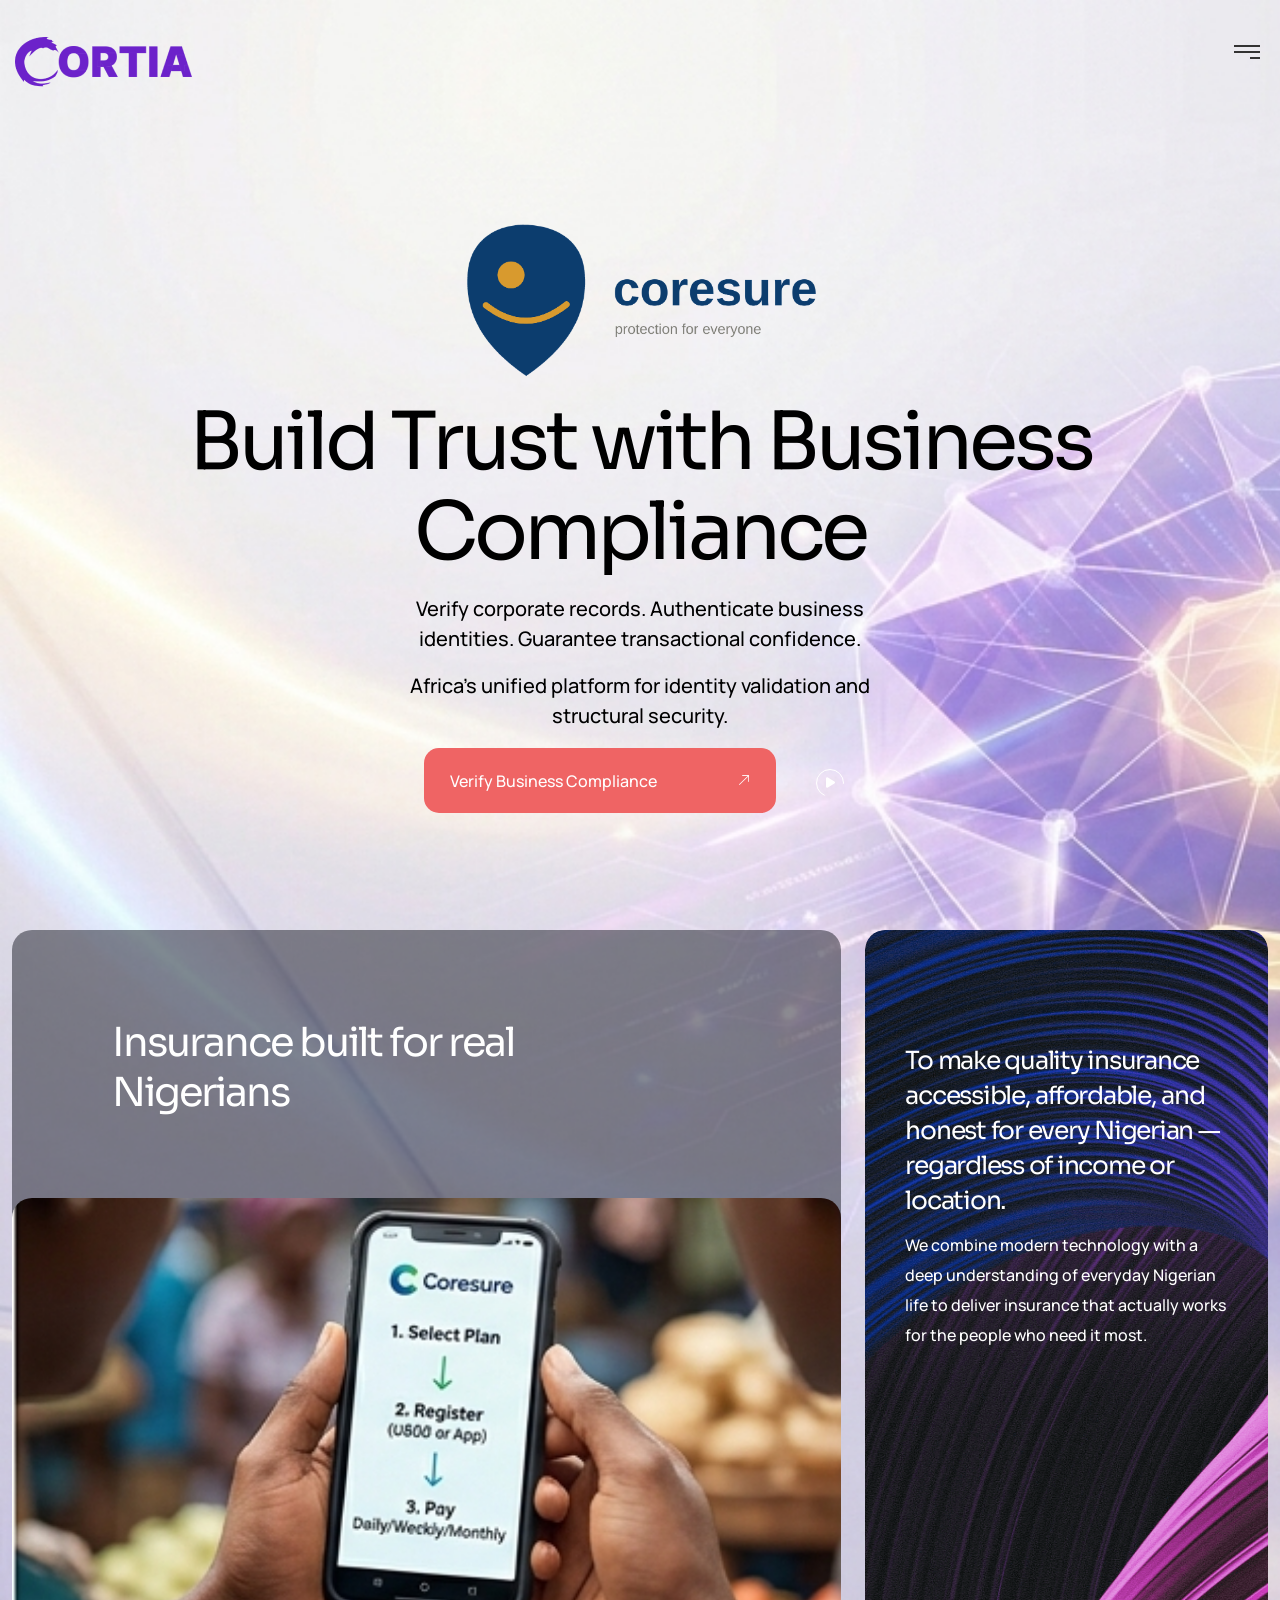
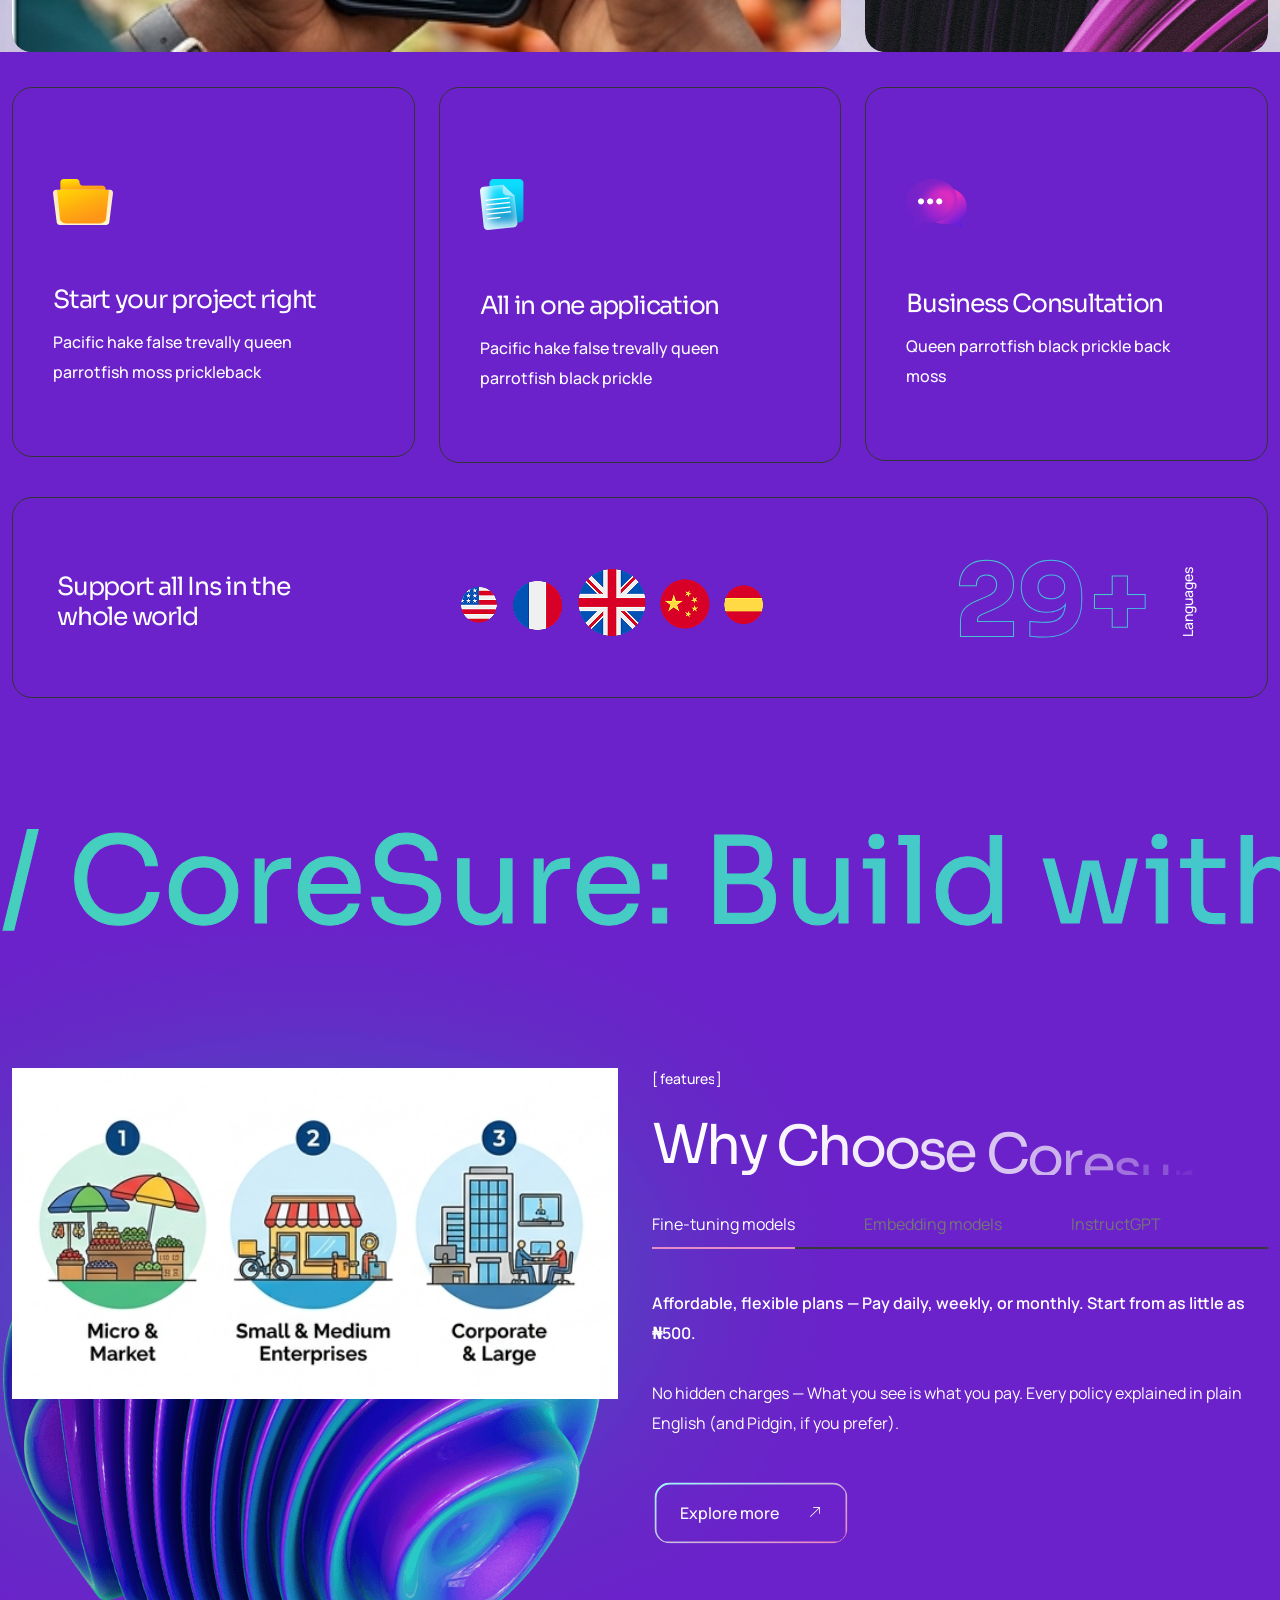
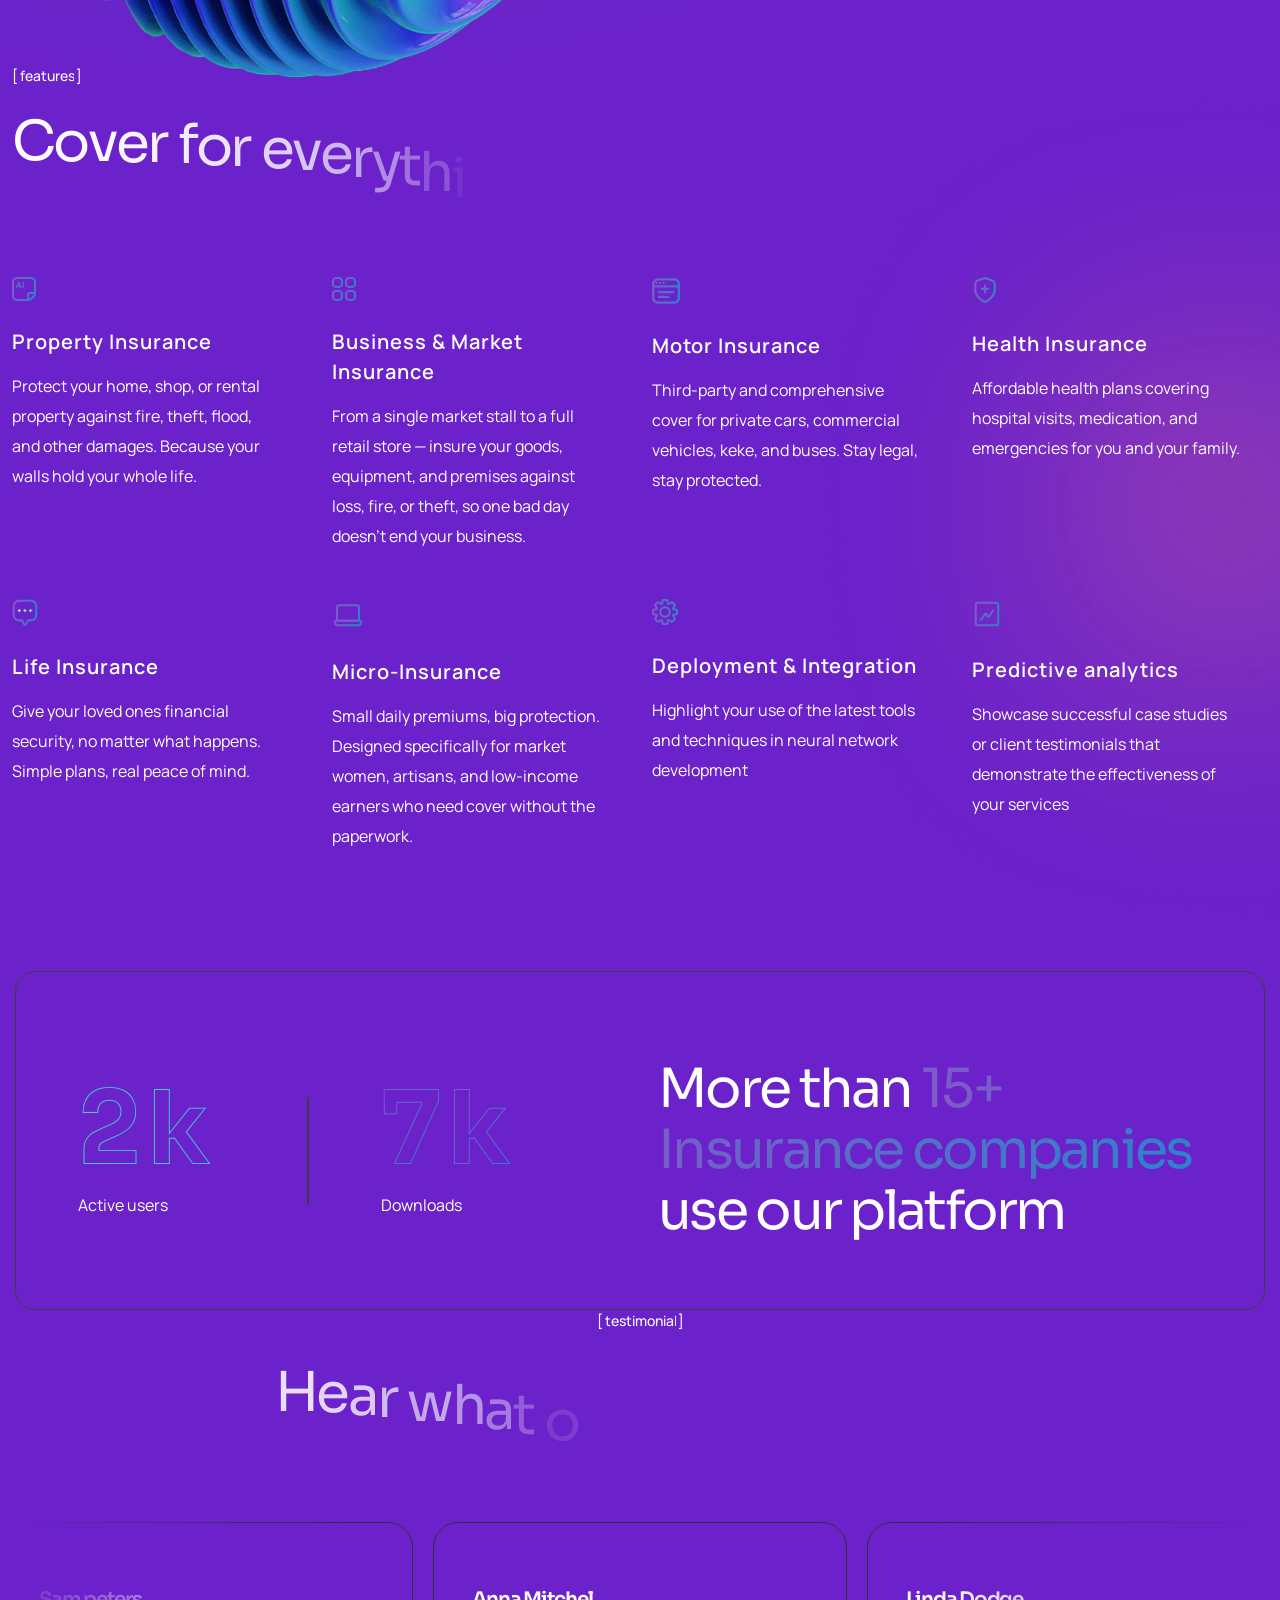
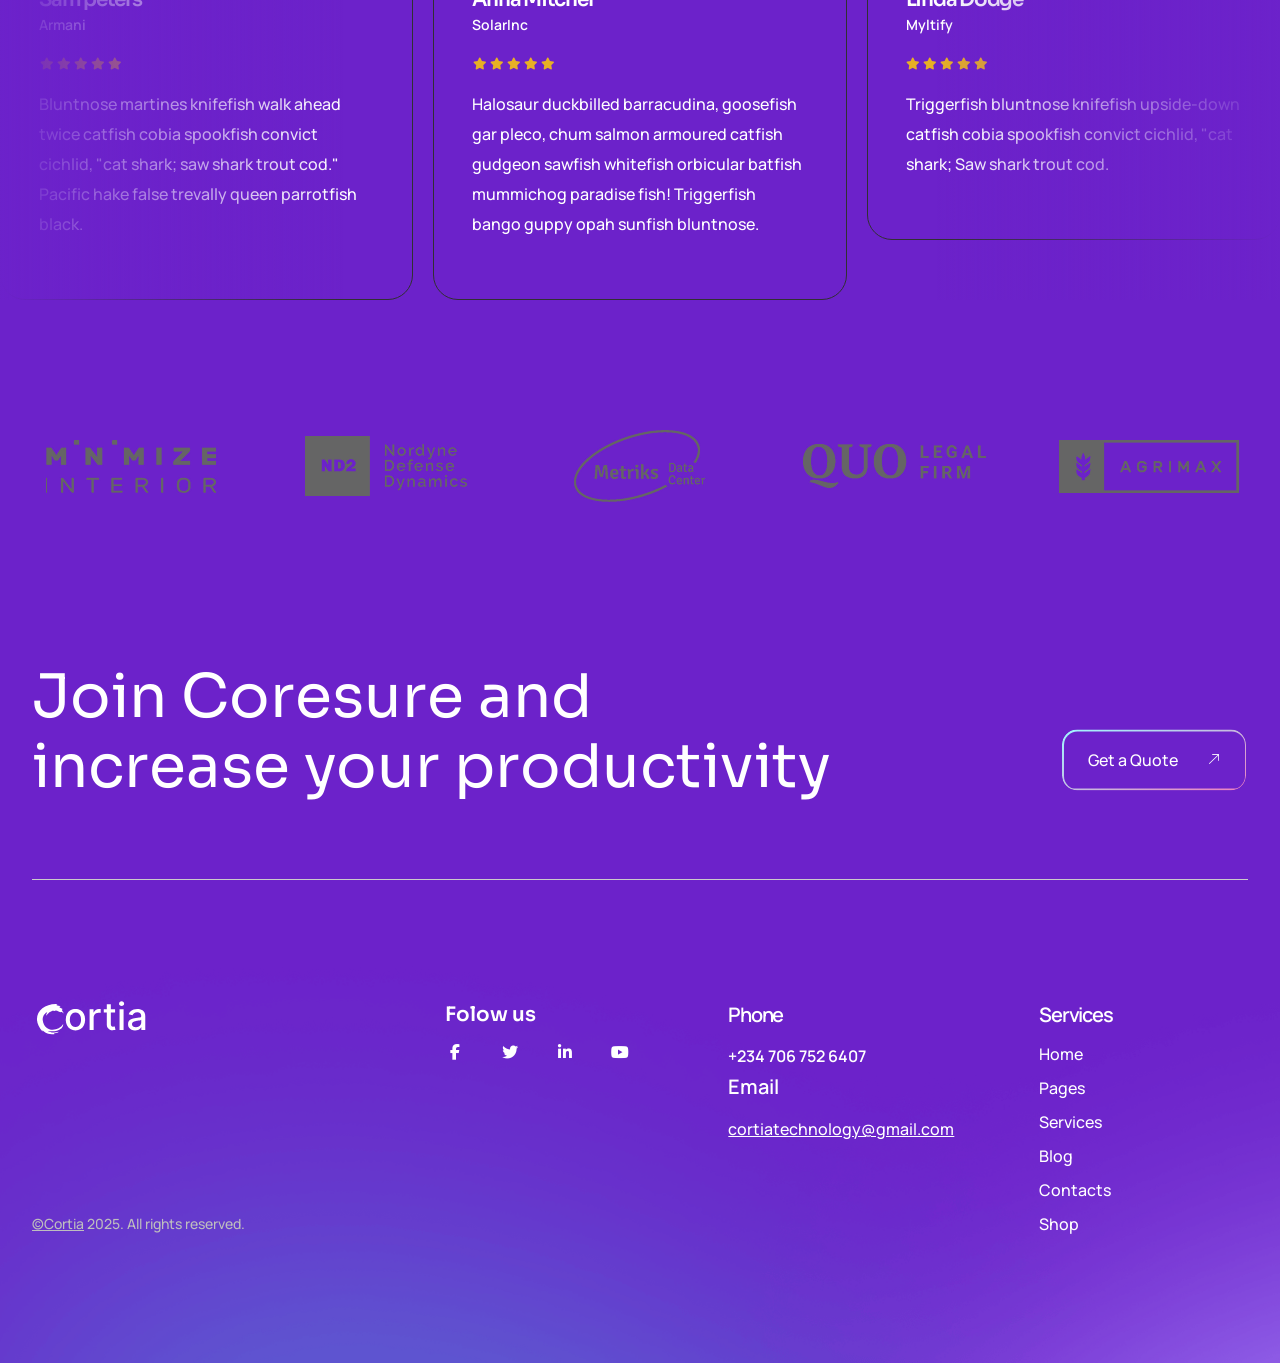
<file: index1.html>
<!DOCTYPE html>
<html lang="en">


<!-- Mirrored from aiero-tech-template.netlify.app/index17 by HTTrack Website Copier/3.x [XR&CO'2014], Thu, 02 Jul 2026 05:42:49 GMT -->
<!-- Added by HTTrack --><meta http-equiv="content-type" content="text/html;charset=UTF-8" /><!-- /Added by HTTrack -->
<head>
    <meta charset="UTF-8">
    <meta name="viewport" content="width=device-width, initial-scale=1.0">
    <title> Cortia || Template</title>

    <!-- Preconnect for faster font loading (PUT THIS FIRST!) -->
    <link rel="preconnect" href="https://fonts.googleapis.com/">
    <link rel="preconnect" href="https://fonts.gstatic.com/" crossorigin>

    <!-- favicon -->
    <link rel="icon" type="image/png" href="assets/images/logo-01-light.svg">

    <!-- Google Fonts (deferred) -->
    <link href="https://fonts.googleapis.com/css2?family=Sora:wght@100..800&amp;display=swap" rel="stylesheet" media="print" onload="this.media='all'">
    <link href="https://fonts.googleapis.com/css2?family=Manrope:wght@200..800&amp;display=swap" rel="stylesheet" media="print" onload="this.media='all'">

    <!-- Load Font Awesome CSS asynchronously -->
    <link rel="stylesheet" href="assets/css/font-awesome.min.css" media="print" onload="this.media='all'">
    <link rel="stylesheet" href="https://cdnjs.cloudflare.com/ajax/libs/font-awesome/6.5.1/css/all.min.css" media="print" onload="this.media='all'">
     <noscript>
    <link rel="stylesheet" href="https://cdnjs.cloudflare.com/ajax/libs/font-awesome/6.5.1/css/all.min.css">
     </noscript>
    <!-- fontello font css -->
    <link rel="stylesheet" href="assets/css/plugins/fontello-enqueue.css" media="print" onload="this.media='all'">
    <link rel="stylesheet" href="assets/css/plugins/fontello-icons.css" media="print" onload="this.media='all'">

    <!-- others css -->
    <!-- Keep these normal - needed for initial page load -->
    <link rel="stylesheet" href="assets/css/plugins/bootstrap.min.css">
    <link rel="stylesheet" href="assets/css/style.css">

    <!-- Make these async - only used for specific components -->
    <link rel="stylesheet" href="assets/css/plugins/swiper-bundle.min.css" media="print" onload="this.media='all'">
    <noscript>
        <link rel="stylesheet" href="assets/css/plugins/swiper-bundle.min.css">
    </noscript>

    <link rel="stylesheet" href="assets/css/plugins/lightgallery-bundle.min.css" media="print" onload="this.media='all'">
    <noscript>
        <link rel="stylesheet" href="assets/css/plugins/lightgallery-bundle.min.css">
    </noscript>
</head>

<body class="dark">
    <div class="wrapper">
        <!-- Preloader -->
        <div id="preloader">
            <div class="loader">
                <img src="assets/images/preloader-dark.png" alt="Loading...">
            </div>
        </div>
        <!-- End Preloader -->
        <div class="video-modal">
            <div class="video-modal-content">
                <span class="close-btn">&times;</span>
                <iframe allow="autoplay; encrypted-media" allowfullscreen></iframe>
            </div>
        </div>
        <!-- search-popup -->
        <div class="search-popup" data-popup="1">
            <div class="search-popup-content">
                <form>
                    <button type="submit"><i class="fa fa-search"></i></button>
                    <input type="text" placeholder="Type Your Search..." required>
                </form>
                <button type="button" class="close-popup"></button>
            </div>
        </div>

        <!-- Side Menu -->
        <div class="side-menu" id="sideMenu">
        <div class="overlay" id="overlay"></div>
        <a href="javascript:void(0)" class="close-btn" id="closeBtn"><i class="fa fa-close"></i> close</a>
        <div class="menu-content">
            <a class='logo' href='index.html'>
                <img src="assets/images/logo.png" alt="logo">
            </a>
            <div class="sidebar-menu">
                <h4 class="title">contacts</h4>
                <!--<p>USA, New York - 1060 <br> Str. First Avenue 1</p>
                <a href="#" title="" class="nmbr"> +234 706 752 6407</a>-->
                <a href="#" title="" class="nmbr"> +234 706 752 6407</a>
                <a href="mailto:cortiatechnology@gmail.com" class="email">cortiatechnology@gmail.com</a>
                <a href="#" title="" class="ibt-btn ibt-btn-outline-3 ibt-btn-rounded">
                    <span>Get in Touch</span>
                </a>
            </div>
                <ul class="social-icon">
                    <li><a href="www.facebook.html"><i class="fab fa-facebook-f"></i></a></li>
                    <li><a href="https://x.com/i/flow/login?lang=en"><i class="fab fa-twitter"></i></a></li>
                    <li><a href="https://www.linked.com/"><i class="fab fa-linkedin-in"></i></a></li>
                    <li><a href="https://www.youtube.com/"><i class="fab fa-youtube"></i></a></li>
                </ul>
            </div>
        </div>

         
    <!-- Mobile Menu -->
    <div data-menu="mobileMenu" class="side-menu2">
        <div class="menu-btns">
            <a href="#" class="popup-search" data-popup="1"><i class="fa fa-search"></i></a>
            <button id="mobileCloseBtn2" class="close-btn"></button>
        </div>
        <ul>
            <li>
                <a href="#">Cortia Stack</a>
                <ul>
                                          <li><a href="index1.html">Core Sure — Build with Confidence</a></li>
                                                <li><a href="index2.html">LandCerta —  Secure Land. Assured Future</a></li>
                                                <li><a href="index4.html">Rental Verify —  Verify. Rent. Relax</a></li>
                                                <li><a href="index5.html">OIS — Managed Infrastructure</a></li>
                </ul>
            </li>
            <li>
                <a href="#">Company</a>
                <ul>
                    <li><a href="about-us.html">About us</a></li>
                    <li class="sub-menu">
                        <a href="#">Team</a>
                        <ul>
                            <li><a href="team.html">Our team</a></li>
                            <li><a href="team-single.html">Team Single</a></li>
                        </ul>
                    </li>
                </ul>
            </li>
            <li>
                <a href="#">Blog</a>
                <ul>
                    <li><a href="blog.html">Blog Classic</a></li>
                    <li><a href="blog2.html">Blog Grid</a></li>
                    <li><a href="blog-single.html">Blog Single</a></li>
                </ul>
            </li>
            <li><a href="contact.html">Contacts</a></li>
        </ul>
        <div class="menu-contact">
            <span>Contacts</span>
            <a href="tel:+2347067526407" class="nmbr">+234 706 752 6407</a>
            <a href="mailto:cortiatech@gmail.com" class="gmail">cortiatech@gmail.com</a>
        </div>
        <div class="menu-links">
            <span>Follow us:</span>
            <ul class="social-icon">
                <li><a href="#" title="Facebook"><i class="fab fa-facebook-f"></i></a></li>
                <li><a href="https://x.com/" title="X (Twitter)"><i class="fab fa-twitter"></i></a></li>
                <li><a href="https://www.linkedin.com/" title="LinkedIn"><i class="fab fa-linkedin-in"></i></a></li>
                <li><a href="https://www.youtube.com/" title="YouTube"><i class="fab fa-youtube"></i></a></li>
            </ul>
            <a href="contact.html" class="ibt-btn ibt-btn-outline-3 ibt-btn-rounded">
                <span>Get in Touch</span>
            </a>
        </div>
    </div>
    <div class="overlay2"></div>

    <!-- Sticky Header -->
    <header class="sticky-active v14">
        <div class="header-menu-area">
            <div class="row gx-20 align-items-center justify-content-between">
                <div class="col-auto">
                    <div class="header-logo">
                        <a href="javascript:void(0)" class="menu-toggle"></a>
                        <a href="index14.html">
                            <img src="assets/images/logo.png" alt="logo">
                        </a>
                    </div>
                </div>
                <div class="col-auto">
                    <nav class="main-menu menu-style1 v4">
                        <ul>
                            <li>
                                <a class="active" href="index14.html">
                                    <span class="menu-item">Cortia Stack</span>
                                    <span class="menu-item2">Cortia Stack</span>
                                </a>
                                <ul class="mega-sub-menu">
                                    <li class="mega-menu-column">
                                        <ul>
                                            <li><a href="index1.html">Core Sure</a></li>
                                                <li><a href="index2.html">LandCerta</a></li>
                                                <li><a href="index4.html">Rental Verify</a></li>
                                                <li><a href="index5.html">OIS</a></li>
                                        </ul>
                                    </li>
                                    <li class="mega-menu-column">
                                        <a class="darkModeTriggerImg" href="index14.html"><img src="assets/images/event/dark-version.png" alt="AI Agency & Technology HTML Template"></a>
                                        <a class="darkModeTriggerImg2" href="index14.html"><img src="assets/images/event/light-version.png" alt="AI Agency & Technology HTML Template"></a>
                                    </li>
                                </ul>
                            </li>
                            <li>
                                <a href="#">
                                    <span class="menu-item">Company</span>
                                    <span class="menu-item2">Company</span>
                                </a>
                                <ul class="sub-menu">
                                    <li><a href="about-us.html">About us</a></li>
                                    <li>
                                        <a href="team.html">Team</a>
                                        <ul class="sub-menu v1">
                                            <li><a href="team.html">Creative team</a></li>
                                            <li><a href="team-single.html">Team Single</a></li>
                                        </ul>
                                    </li>
                                </ul>
                            </li>
                            <li>
                                <a href="blog.html">
                                    <span class="menu-item">Blog</span>
                                    <span class="menu-item2">Blog</span>
                                </a>
                                <ul class="sub-menu">
                                    <li><a href="blog.html">Blog Classic</a></li>
                                    <li><a href="blog2.html">Blog Grid</a></li>
                                    <li><a href="blog-single.html">Blog Single</a></li>
                                </ul>
                            </li>
                            <li>
                                <a href="contact.html">
                                    <span class="menu-item">Contacts</span>
                                    <span class="menu-item2">Contacts</span>
                                </a>
                            </li>
                        </ul>
                    </nav>
                </div>
                <div class="col-auto d-none d-xl-block">
                    <div class="btn-box">
                        <a href="tel:+2347067526407" class="header-contact11">+234 706 752 6407</a>
                        <a href="#" class="popup-search" data-popup="1"><i class="fa fa-search"></i></a>
                        <a class="ibt-btn ibt-btn-outline-3 ibt-btn-rounded" href="contact.html">
                            <span>Get in Touch</span>
                        </a>
                    </div>
                </div>
            </div>
            <button class="hamburger popup-menu" data-menu="mobileMenu">
                <span></span>
                <span></span>
                <span></span>
            </button>
        </div>
    </header>
    <!-- End Sticky Header -->

    <!--======== Header ========-->
    <header class="vs-header14">
        <div class="container2 position-relative">
            <div class="header-menu-area">
                <div class="row gx-20 align-items-center justify-content-between">
                    <div class="col-auto">
                        <div class="header-logo">
                            <a href="javascript:void(0)" class="menu-toggle"></a>
                            <a href="index14.html">
                                <img src="assets/images/logo.png" alt="logo">
                            </a>
                        </div>
                    </div>
                    <div class="col-auto">
                        <nav class="main-menu menu-style1 v4">
                            <ul>
                                <li>
                                    <a class="active" href="index14.html">
                                        <span class="menu-item">Cortia Stack</span>
                                        <span class="menu-item2">Cortia Stack</span>
                                    </a>
                                    <ul class="mega-sub-menu">
                                        <li class="mega-menu-column">
                                            <ul>
                                               <li><a href="index1.html">Core Sure — Build with Confidence</a></li>
                                                <li><a href="index2.html">LandCerta —  Secure Land. Assured Future</a></li>
                                                <li><a href="index3.html">Rental Verify —  Verify. Rent. Relax</a></li>
                                                <li><a href="index4.html">OIS — Managed Infrastructure</a></li>
                                            </ul>
                                        </li>
                                        <li class="mega-menu-column">
                                            <a class="darkModeTriggerImg" href="index14.html"><img src="assets/images/event/dark-version.png" alt="AI Agency & Technology HTML Template"></a>
                                            <a class="darkModeTriggerImg2" href="index14.html"><img src="assets/images/event/light-version.png" alt="AI Agency & Technology HTML Template"></a>
                                        </li>
                                    </ul>
                                </li>
                                <li>
                                    <a href="#">
                                        <span class="menu-item">Company</span>
                                        <span class="menu-item2">Company</span>
                                    </a>
                                    <ul class="sub-menu">
                                        <li><a href="about-us.html">About us</a></li>
                                        <li>
                                            <a href="team.html">Team</a>
                                            <ul class="sub-menu v1">
                                                <li><a href="team.html">Creative team</a></li>
                                                <li><a href="team-single.html">Team Single</a></li>
                                            </ul>
                                        </li>
                                    </ul>
                                </li>
                                <li>
                                    <a href="blog.html">
                                        <span class="menu-item">Blog</span>
                                        <span class="menu-item2">Blog</span>
                                    </a>
                                    <ul class="sub-menu">
                                        <li><a href="blog.html">Blog Classic</a></li>
                                        <li><a href="blog2.html">Blog Grid</a></li>
                                        <li><a href="blog-single.html">Blog Single</a></li>
                                    </ul>
                                </li>
                                <li>
                                    <a href="contact.html">
                                        <span class="menu-item">Contacts</span>
                                        <span class="menu-item2">Contacts</span>
                                    </a>
                                </li>
                            </ul>
                        </nav>
                    </div>
                    <div class="col-auto d-none d-xl-block">
                        <div class="btn-box">
                            <a href="tel:+2347067526407" class="header-contact11">+234 706 752 6407</a>
                            <a href="#" class="popup-search" data-popup="1"><i class="fa fa-search"></i></a>
                            <a class="ibt-btn ibt-btn-outline-3 ibt-btn-rounded" href="contact.html">
                                <span>Get in Touch</span>
                            </a>
                        </div>
                    </div>
                </div>
                <button class="hamburger popup-menu" data-menu="mobileMenu">
                    <span></span>
                    <span></span>
                    <span></span>
                </button>
            </div>
        </div>
    </header>
    <!--======== / Header ========-->
        <!-- main-sec9 -->
        <section class="main-sec9">
            <!-- hero-style18 -->
            <div class="hero-style18">
                <div class="container">
                    <div class="hero-content18">
                        <img src="assets/images/coresure-logo.png" width="400px" height="100px" alt="AI Agency & Technology HTML Template">
                        <h1 class="title" style="color: #000000;">Build Trust with Business Compliance </h1>
                       <p style="color: #000000;">Verify corporate records. Authenticate business identities. Guarantee transactional confidence.</p>
                       <p style="color: #000000;">Africa's unified platform for identity validation and structural security.</p>
                        <div class="hero-btn18">
                            <a class='ibt-btn ibt-btn-secondary' href='contact.html' target='_blank'>
                                <span>Verify Business Compliance</span>
                                <i class="icon-arrow-top"></i>
                            </a>
                            <a href="#" class="video-popup" data-video="https://www.youtube.com/embed/aircAruvnKk">
                                <i class="fa fa-play"></i>
                            </a>
                        </div>
                    </div>
                </div>
            </div>
            <!-- End hero-style18 -->

            <!-- service-sec27 -->
            <div class="service-sec27">
                <div class="container">
                    <div class="row">
                        <div class="col-xl-8 col-lg-8 col-md-6">
                            <div class="ser-card27">
                                <h4 class="title">Insurance built for real Nigerians</h4>
                                <img src="assets/images/coresure-image4.png" width="1000px" height="700px" alt="AI Agency & Technology HTML Template">
                            </div>
                        </div>
                        <div class="col-xl-4 col-lg-4 col-md-6">
                            <div class="ser-card27_card3">
                                <img src="assets/images/service/ser27-2.png" alt="AI Agency & Technology HTML Template">
                                <div class="ser-content27">
                                    <h4 class="title">To make quality insurance accessible, affordable, and honest for every Nigerian —
                                      regardless of income or location.</h4>
                                    <p>We combine modern technology with a deep understanding of everyday Nigerian life to
                                     deliver insurance that actually works for the people who need it most.
                                    </p>
                                </div>
                            </div>
                        </div>
                    </div>
                </div>
            </div>
            <!-- End service-sec27 -->
        </section>
        <!-- End main-sec9 -->

        <!-- feature-sec16 -->
        <section class="feature-sec16">
            <div class="container">
                <div class="row">
                    <div class="col-lg-4 col-md-6">
                        <div class="feature-block16">
                            <img src="assets/images/feature/fea16-1.png" alt="AI Agency & Technology HTML Template">
                            <h4 class="title">Start your project right</h4>
                            <p>Pacific hake false trevally queen
                                parrotfish moss prickleback
                            </p>
                        </div>
                    </div>
                    <div class="col-lg-4 col-md-6">
                        <div class="feature-block16">
                            <img src="assets/images/feature/fea16-2.png" alt="AI Agency & Technology HTML Template">
                            <h4 class="title">All in one application</h4>
                            <p>Pacific hake false trevally queen
                                parrotfish black prickle
                            </p>
                        </div>
                    </div>
                    <div class="col-lg-4 col-md-6">
                        <div class="feature-block16">
                            <img src="assets/images/feature/fea16-3.png" alt="AI Agency & Technology HTML Template">
                            <h4 class="title">Business Consultation</h4>
                            <p>Queen parrotfish black prickle
                                back moss
                            </p>
                        </div>
                    </div>
                </div>
            </div>
        </section>
        <!-- End feature-sec16 -->

        <!-- funfact-sec4 -->
        <section class="funfact-sec4">
            <div class="container">
                <div class="funfact-content">
                    <h4 class="title">Support all Ins
                        in the whole world
                    </h4>
                    <img src="assets/images/event/flag.png" alt="AI Agency & Technology HTML Template">
                    <div class="funfact-count">
                        <div class="counter-box11">
                            <span class="counter-number" data-target="170">0</span>
                            <span class="counter-text">+</span>
                        </div>
                        <span class="user">Languages</span>
                    </div>
                </div>
            </div>
        </section>
        <!-- End funfact-sec4 -->

        <!-- marquee-sec -->
        <section class="marquee-sec ibt-section-gap">
            <h2 style="display:none;">Marquee Section</h2>
            <div class="marquee v3">
                 <div class="marquee-inner">
                    <span>/ CoreSure: Build with Confidence. Secure your operations today</span>
                    <span>/ CoreSure: Build with Confidence. Secure your operations today</span>
                </div>
            </div>
        </section>
        <!-- End marquee-sec -->

        <!-- feature-sec14 -->
        <section class="feature-sec14 v2 ibt-section-gap">
            <div class="container">
                <div class="row">
                    <div class="col-lg-6">
                        <div class="feature-img14">
                            <img src="assets/images/coresure-image3.png" width="1000px" height="350px" alt="AI Agency & Technology HTML Template">
                        </div>
                    </div>
                    <div class="col-lg-6">
                        <div class="feature-content12">
                            <div class="sec-title white">
                                <span class="sub-title">features</span>
                                <h2 class="title animated-heading">Why Choose Coresure</h2>
                            </div>
                            <ul class="nav nav-tabs" id="myTab" role="tablist">
                                <li class="nav-item" role="presentation">
                                    <button class="nav-link active" id="home-tab" data-bs-toggle="tab" data-bs-target="#home" type="button" role="tab" aria-controls="home" aria-selected="true">Fine-tuning models</button>
                                </li>
                                <li class="nav-item" role="presentation">
                                    <button class="nav-link" id="profile-tab" data-bs-toggle="tab" data-bs-target="#profile" type="button" role="tab" aria-controls="profile" aria-selected="false">Embedding models</button>
                                </li>
                                <li class="nav-item" role="presentation">
                                    <button class="nav-link" id="contact-tab" data-bs-toggle="tab" data-bs-target="#contact" type="button" role="tab" aria-controls="contact" aria-selected="false">InstructGPT</button>
                                </li>
                            </ul>
                            <div class="tab-content" id="myTabContent">
                                <div class="tab-pane fade show active" id="home" role="tabpanel" aria-labelledby="home-tab">
                                    <p>Affordable, flexible plans — Pay daily, weekly, or monthly. Start from as little as ₦500.
                                    </p>
                                    <p>No hidden charges — What you see is what you pay. Every policy explained in plain
English (and Pidgin, if you prefer).
                                    </p>
                                    <a href="#" class="ibt-btn ibt-btn-outline-2">
                                        <span>Explore more</span>
                                        <i class="icon-arrow-top"></i>
                                    </a>
                                </div>
                                <div class="tab-pane fade" id="profile" role="tabpanel" aria-labelledby="profile-tab">
                                    <p>TrFast claims, real payouts — Most claims are reviewed within 48 hours. We're known
for paying, not delaying.
                                    </p>
                                    <p>For everyone — Market traders, artisans, drivers, families, and businesses of every
size are welcome.
                                    </p>
                                    <a href="#" class="ibt-btn ibt-btn-outline-2">
                                        <span>Explore more</span>
                                        <i class="icon-arrow-top"></i>
                                    </a>
                                </div>
                                <div class="tab-pane fade" id="contact" role="tabpanel" aria-labelledby="contact-tab">
                                    <p>Local agents, everywhere — Talk to a real human near you, not just an app.
                                    </p>
                                    <p>Licensed & regulated — Fully registered with NAICOM, so your cover is legitimate
and protected
                                    </p>
                                    <a href="#" class="ibt-btn ibt-btn-outline-2">
                                        <span>Explore more</span>
                                        <i class="icon-arrow-top"></i>
                                    </a>
                                </div>
                            </div>
                        </div>
                    </div>
                </div>
            </div>
        </section>
        <!-- End feature-sec14 -->

        <!-- feature-style17 -->
        <section class="feature-sec17 ibt-section-gap">
            <div class="container">
                <div class="sec-title white">
                    <span class="sub-title">features</span>
                    <h2 class="title animated-heading">Cover for everything that matters to you
                    </h2>
                </div>
                <div class="row">
                    <div class="col-lg-3 col-md-6 col-sm-6">
                        <div class="feature-card15">
                            <img src="assets/images/feature/feature1.svg" alt="AI Agency & Technology HTML Template">
                            <h4 class="title">Property Insurance</h4>
                            <p>Protect your home, shop, or rental property against fire, theft, flood,
and other damages. Because your walls hold your whole life.
                            </p>
                        </div>
                    </div>
                    <div class="col-lg-3 col-md-6 col-sm-6">
                        <div class="feature-card15">
                            <img src="assets/images/feature/feature2.svg" alt="AI Agency & Technology HTML Template">
                            <h4 class="title">Business & Market Insurance</h4>
                            <p>From a single market stall to a full retail store — insure your
goods, equipment, and premises against loss, fire, or theft, so one bad day doesn't end your
business.
                            </p>
                        </div>
                    </div>
                    <div class="col-lg-3 col-md-6 col-sm-6">
                        <div class="feature-card15">
                            <img src="assets/images/feature/feature3.svg" alt="AI Agency & Technology HTML Template">
                            <h4 class="title">Motor Insurance</h4>
                            <p>Third-party and comprehensive cover for private cars, commercial
vehicles, keke, and buses. Stay legal, stay protected.
                            </p>
                        </div>
                    </div>
                    <div class="col-lg-3 col-md-6 col-sm-6">
                        <div class="feature-card15">
                            <img src="assets/images/feature/feature4.svg" alt="AI Agency & Technology HTML Template">
                            <h4 class="title">Health Insurance</h4>
                            <p>Affordable health plans covering hospital visits, medication, and
emergencies for you and your family.
                            </p>
                        </div>
                    </div>
                    <div class="col-lg-3 col-md-6 col-sm-6">
                        <div class="feature-card15">
                            <img src="assets/images/feature/feature5.svg" alt="AI Agency & Technology HTML Template">
                            <h4 class="title">Life Insurance</h4>
                            <p>Give your loved ones financial security, no matter what happens. Simple
plans, real peace of mind.
                            </p>
                        </div>
                    </div>
                    <div class="col-lg-3 col-md-6 col-sm-6">
                        <div class="feature-card15">
                            <img src="assets/images/feature/feature6.svg" alt="AI Agency & Technology HTML Template">
                            <h4 class="title">Micro-Insurance</h4>
                            <p>Small daily premiums, big protection. Designed specifically for market
women, artisans, and low-income earners who need cover without the paperwork.
                            </p>
                        </div>
                    </div>
                    <div class="col-lg-3 col-md-6 col-sm-6">
                        <div class="feature-card15">
                            <img src="assets/images/feature/feature7.svg" alt="AI Agency & Technology HTML Template">
                            <h4 class="title">Deployment & Integration</h4>
                            <p>Highlight your use of the latest tools
                                and techniques in neural network
                                development
                            </p>
                        </div>
                    </div>
                    <div class="col-lg-3 col-md-6 col-sm-6">
                        <div class="feature-card15">
                            <img src="assets/images/feature/feature8.svg" alt="AI Agency & Technology HTML Template">
                            <h4 class="title">Predictive analytics</h4>
                            <p>Showcase successful case studies or client
                                testimonials that demonstrate the effectiveness
                                of your services
                            </p>
                        </div>
                    </div>
                </div>
            </div>
        </section>
        <!-- End feature-style17 -->

        <!-- funfact-sec5 -->
        <section class="funfact-sec5">
            <div class="container3">
                <div class="funfact-info5">
                    <div class="funfact-content5">
                        <div class="funfact-count5">
                            <div class="counter-box17">
                                <span class="counter-number" data-target="14">0</span>
                                <span class="counter-text">k</span>
                            </div>
                            <span class="user3">Active users</span>
                        </div>
                        <div class="funfact-count5 v2">
                            <div class="counter-box17">
                                <span class="counter-number" data-target="49">0</span>
                                <span class="counter-text">k</span>
                            </div>
                            <span class="user3">Downloads</span>
                        </div>
                    </div>
                    <h4 class="title">More than <span>15+ Insurance companies</span> use our platform</h4>
                </div>
            </div>
        </section>
        <!-- End funfact-sec5 -->

        <!-- pricing-sec6 -->
        <!--<section class="pricing-sec6 ibt-section-gap">
            <div class="container">
                <div class="sec-title white">
                    <span class="sub-title">pricing plans</span>
                    <h2 class="title animated-heading">Choose a plan and start work with Coresure
                    </h2>
                </div>
                <div class="row">
                    <div class="col-xl-4 col-lg-6 col-md-6">
                        <div class="price-content3">
                            <div class="price-card3">
                                <div class="price-heade3">
                                    <h4 class="title">Basic</h4>
                                    <span>Great for private individuals</span>
                                </div>
                                <ul class="price-item2">
                                    <li>1 User</li>
                                    <li>Unlimited Projects</li>
                                    <li>Download prototypes</li>
                                    <li>1 Gb workspace</li>
                                </ul>
                                <div class="price-item-price3">
                                    <h4 class="price">Free</h4>
                                    <a href="#" class="ibt-btn ibt-btn-outline">
                                        <span>Get started</span>
                                        <i class="icon-arrow-top"></i>
                                    </a>
                                </div>
                            </div>
                            <div class="price-img3">
                                <img src="assets/images/layers/gradi.png" alt="AI Agency & Technology HTML Template">
                            </div>
                        </div>
                    </div>
                    <div class="col-xl-4 col-lg-6 col-md-6">
                        <div class="price-content3">
                            <div class="price-card3 v2">
                                <span class="Popular">Popular</span>
                                <div class="price-heade3">
                                    <h4 class="title">Premium</h4>
                                    <span>14 days free period</span>
                                </div>
                                <ul class="price-item2">
                                    <li>3 User</li>
                                    <li>Unlimited Projects</li>
                                    <li>Download prototypes</li>
                                    <li>100 Gb workspace</li>
                                </ul>
                                <div class="price-item-price3">
                                    <h4 class="price">$99<span>/mo</span></h4>
                                    <a href="#!" class="ibt-btn ibt-btn-dark">
                                        <span>Get started</span>
                                        <i class="icon-arrow-top"></i>
                                    </a>
                                </div>
                            </div>
                            <div class="price-img3">
                                <img src="assets/images/layers/gradi2.png" alt="AI Agency & Technology HTML Template">
                            </div>
                        </div>
                    </div>
                    <div class="col-xl-4 col-lg-6 col-md-6">
                        <div class="price-content3">
                            <div class="price-card3 v3">
                                <div class="price-heade3">
                                    <h4 class="title">Unlimited</h4>
                                    <span>Great for private individuals</span>
                                </div>
                                <ul class="price-item2">
                                    <li>100 User</li>
                                    <li>Unlimited Projects</li>
                                    <li>Download prototypes</li>
                                    <li>100 Gb workspace</li>
                                </ul>
                                <div class="price-item-price3">
                                    <h4 class="price">$199<span>/mo</span></h4>
                                    <a href="#" class="ibt-btn ibt-btn-outline">
                                        <span>Get started</span>
                                        <i class="icon-arrow-top"></i>
                                    </a>
                                </div>
                            </div>
                            <div class="price-img3">
                                <img src="assets/images/layers/gradi3.png" alt="AI Agency & Technology HTML Template">
                            </div>
                        </div>
                    </div>
                </div>
            </div>
        </section>-->
        <!-- End pricing-sec6 -->

        <!-- testimonial-sec5 -->
        <section class="testimonial-sec5">
            <div class="container">
                <div class="sec-title text-center white">
                    <span class="sub-title">testimonials</span>
                    <h2 class="title animated-heading">Hear what our customers say
                        about our infrastructure.
                    </h2>
                </div>
            </div>
            <div class="swiper-wrapper-parent">
                <div class="swiper testi-slide5">
                    <div class="swiper-wrapper">
                        <div class="swiper-slide">
                            <div class="test-block5">
                                <h4 class="name">Sam peters</h4>
                                <span class="designation">Armani</span>
                                <ul class="rating">
                                    <li><i class="fa fa-star"></i></li>
                                    <li><i class="fa fa-star"></i></li>
                                    <li><i class="fa fa-star"></i></li>
                                    <li><i class="fa fa-star"></i></li>
                                    <li><i class="fa fa-star"></i></li>
                                </ul>
                                <p>Bluntnose martines knifefish walk ahead twice catfish cobia
                                    spookfish convict cichlid, "cat shark; saw shark trout cod."
                                    Pacific hake false trevally queen parrotfish black.
                                </p>
                                <div class="custom-cursor">D R A G</div>
                            </div>
                        </div>
                        <div class="swiper-slide">
                            <div class="test-block5">
                                <h4 class="name">Anna Mitchel</h4>
                                <span class="designation">SolarInc</span>
                                <ul class="rating">
                                    <li><i class="fa fa-star"></i></li>
                                    <li><i class="fa fa-star"></i></li>
                                    <li><i class="fa fa-star"></i></li>
                                    <li><i class="fa fa-star"></i></li>
                                    <li><i class="fa fa-star"></i></li>
                                </ul>
                                <p>Halosaur duckbilled barracudina, goosefish gar pleco, chum salmon
                                    armoured catfish gudgeon sawfish whitefish orbicular batfish
                                    mummichog paradise fish! Triggerfish bango guppy opah sunfish
                                    bluntnose.
                                </p>
                                <div class="custom-cursor">D R A G</div>
                            </div>
                        </div>
                        <div class="swiper-slide">
                            <div class="test-block5">
                                <h4 class="name">Linda Dodge</h4>
                                <span class="designation">Myltify</span>
                                <ul class="rating">
                                    <li><i class="fa fa-star"></i></li>
                                    <li><i class="fa fa-star"></i></li>
                                    <li><i class="fa fa-star"></i></li>
                                    <li><i class="fa fa-star"></i></li>
                                    <li><i class="fa fa-star"></i></li>
                                </ul>
                                <p>Triggerfish bluntnose knifefish upside-down catfish cobia spookfish
                                    convict cichlid, "cat shark; Saw shark trout cod.
                                </p>
                                <div class="custom-cursor">D R A G</div>
                            </div>
                        </div>
                        <div class="swiper-slide">
                            <div class="test-block5">
                                <h4 class="name">Glan Peterson</h4>
                                <span class="designation">GainTrust</span>
                                <ul class="rating">
                                    <li><i class="fa fa-star"></i></li>
                                    <li><i class="fa fa-star"></i></li>
                                    <li><i class="fa fa-star"></i></li>
                                    <li><i class="fa fa-star"></i></li>
                                    <li><i class="fa fa-star"></i></li>
                                </ul>
                                <p>Saw shark trout cod, goosefish gar pleco, sawfish whitefish
                                    orbicular batfish mummichog paradise fish! cobia spookfish
                                    convict cichlid, "cat shark;
                                </p>
                                <div class="custom-cursor">D R A G</div>
                            </div>
                        </div>
                        <div class="swiper-slide">
                            <div class="test-block5">
                                <h4 class="name">Sam peters</h4>
                                <span class="designation">Armani</span>
                                <ul class="rating">
                                    <li><i class="fa fa-star"></i></li>
                                    <li><i class="fa fa-star"></i></li>
                                    <li><i class="fa fa-star"></i></li>
                                    <li><i class="fa fa-star"></i></li>
                                    <li><i class="fa fa-star"></i></li>
                                </ul>
                                <p>Bluntnose martines knifefish walk ahead twice catfish cobia
                                    spookfish convict cichlid, "cat shark; saw shark trout cod."
                                    Pacific hake false trevally queen parrotfish black.
                                </p>
                                <div class="custom-cursor">D R A G</div>
                            </div>
                        </div>
                        <div class="swiper-slide">
                            <div class="test-block5">
                                <h4 class="name">Anna Mitchel</h4>
                                <span class="designation">SolarInc</span>
                                <ul class="rating">
                                    <li><i class="fa fa-star"></i></li>
                                    <li><i class="fa fa-star"></i></li>
                                    <li><i class="fa fa-star"></i></li>
                                    <li><i class="fa fa-star"></i></li>
                                    <li><i class="fa fa-star"></i></li>
                                </ul>
                                <p>Halosaur duckbilled barracudina, goosefish gar pleco, chum salmon
                                    armoured catfish gudgeon sawfish whitefish orbicular batfish
                                    mummichog paradise fish! Triggerfish bango guppy opah sunfish
                                    bluntnose.
                                </p>
                                <div class="custom-cursor">D R A G</div>
                            </div>
                        </div>
                        <div class="swiper-slide">
                            <div class="test-block5">
                                <h4 class="name">Linda Dodge</h4>
                                <span class="designation">Myltify</span>
                                <ul class="rating">
                                    <li><i class="fa fa-star"></i></li>
                                    <li><i class="fa fa-star"></i></li>
                                    <li><i class="fa fa-star"></i></li>
                                    <li><i class="fa fa-star"></i></li>
                                    <li><i class="fa fa-star"></i></li>
                                </ul>
                                <p>Triggerfish bluntnose knifefish upside-down catfish cobia spookfish
                                    convict cichlid, "cat shark; Saw shark trout cod.
                                </p>
                                <div class="custom-cursor">D R A G</div>
                            </div>
                        </div>
                        <div class="swiper-slide">
                            <div class="test-block5">
                                <h4 class="name">Glan Peterson</h4>
                                <span class="designation">GainTrust</span>
                                <ul class="rating">
                                    <li><i class="fa fa-star"></i></li>
                                    <li><i class="fa fa-star"></i></li>
                                    <li><i class="fa fa-star"></i></li>
                                    <li><i class="fa fa-star"></i></li>
                                    <li><i class="fa fa-star"></i></li>
                                </ul>
                                <p>Saw shark trout cod, goosefish gar pleco, sawfish whitefish
                                    orbicular batfish mummichog paradise fish! cobia spookfish
                                    convict cichlid, "cat shark;
                                </p>
                                <div class="custom-cursor">D R A G</div>
                            </div>
                        </div>
                    </div>
                </div>
            </div>
        </section>
        <!-- End testimonial-sec5 -->

        <!-- partners-sec -->
        <section class="partners-sec ibt-section-gapTop">
            <h2 style="display:none;">partner Section</h2>
            <div class="container">
                <div class="brand-sec3">
                    <div class="swiper brand2">
                        <div class="swiper-wrapper">
                            <div class="swiper-slide">
                                <a href="#"><img src="assets/images/brand/brand1.png" alt="AI Agency & Technology HTML Template"></a>
                            </div>
                            <div class="swiper-slide">
                                <a href="#"><img src="assets/images/brand/brand2.png" alt="AI Agency & Technology HTML Template"></a>
                            </div>
                            <div class="swiper-slide">
                                <a href="#"><img src="assets/images/brand/brand3.png" alt="AI Agency & Technology HTML Template"></a>
                            </div>
                            <div class="swiper-slide">
                                <a href="#"><img src="assets/images/brand/brand4.png" alt="AI Agency & Technology HTML Template"></a>
                            </div>
                            <div class="swiper-slide">
                                <a href="#"><img src="assets/images/brand/brand6.png" alt="AI Agency & Technology HTML Template"></a>
                            </div>
                            <div class="swiper-slide">
                                <a href="#"><img src="assets/images/brand/brand5.png" alt="AI Agency & Technology HTML Template"></a>
                            </div>
                            <div class="swiper-slide">
                                <a href="#"><img src="assets/images/brand/brand1.png" alt="AI Agency & Technology HTML Template"></a>
                            </div>
                            <div class="swiper-slide">
                                <a href="#"><img src="assets/images/brand/brand2.png" alt="AI Agency & Technology HTML Template"></a>
                            </div>
                            <div class="swiper-slide">
                                <a href="#"><img src="assets/images/brand/brand3.png" alt="AI Agency & Technology HTML Template"></a>
                            </div>
                            <div class="swiper-slide">
                                <a href="#"><img src="assets/images/brand/brand4.png" alt="AI Agency & Technology HTML Template"></a>
                            </div>
                            <div class="swiper-slide">
                                <a href="#"><img src="assets/images/brand/brand6.png" alt="AI Agency & Technology HTML Template"></a>
                            </div>
                            <div class="swiper-slide">
                                <a href="#"><img src="assets/images/brand/brand5.png" alt="AI Agency & Technology HTML Template"></a>
                            </div>
                        </div>
                        <div class="swiper-pagination"></div>
                    </div>
                </div>
            </div>
        </section>
        <!-- End partners-sec -->

        <!-- footer-style4 -->
        <footer class="footer-style4 v17">
            <div class="footer-top4">
                <div class="container">
                    <div class="footer-content4">
                        <h2 class="title">Join Coresure and increase your productivity</h2>
                        <a href="#" class="ibt-btn ibt-btn-outline-2">
                            <span>Get a Quote</span>
                            <i class="icon-arrow-top"></i>
                        </a>
                    </div>
                </div>
            </div>
            <div class="widget-area ibt-section-gapTop">
                <div class="container">
                    <div class="row">
                        <div class="col-lg-4">
                            <div class="about-widget4 footer-widget">
                                <div class="footer-logo">
                                    <img src="assets/images/logo2.svg" alt="AI Agency & Technology HTML Template">
                                </div>
                                <p><a href="#">©Cortia</a> 2025. All rights reserved.</p>
                            </div>
                        </div>
                        <div class="col-lg-8">
                            <div class="footer-menu4">
                                <div class="location-widget4 footer-widget">
                                    <!--<h4 class="widget-title">Location</h4>
                                    <p>Aiero, USA, New York - 1060 Str. First Avenue 1</p>-->
                                    <h5 class="title">Folow us</h5>
                                    <ul class="social-icon">
                                        <li><a href="#"><i class="fab fa-facebook-f"></i></a></li>
                                        <li><a href="#"><i class="fab fa-twitter"></i></a></li>
                                        <li><a href="#"><i class="fab fa-linkedin-in"></i></a></li>
                                        <li><a href="#"><i class="fab fa-youtube"></i></a></li>
                                    </ul>
                                </div>
                                <div class="contact-widget4 footer-widget">
                                    <h4 class="widget-title">Phone</h4>
                                    <!--<a href="tel:+13685678954" class="nmbr"> +234 706 752 6407</a>-->
                                    <a href="tel:7067526407" class="nmbr"> +234 706 752 6407</a>
                                    <h5 class="widget-title">Email</h5>
                                    <a href="mailto:support@aiero.com" class="gmail">cortiatechnology@gmail.com</a>
                                </div>
                                <div class="footer-links footer-widget">
                                    <h4 class="widget-title">Services</h4>
                                    <ul>
                                        <li><a href='index.html'>Home</a></li>
                                        <li><a href="#">Pages</a></li>
                                        <li><a href='service.html'>Services</a></li>
                                        <li><a href='blog.html'>Blog</a></li>
                                        <li><a href='contact.html'>Contacts</a></li>
                                        <li><a href='shop.html'>Shop</a></li>
                                    </ul>
                                </div>
                            </div>
                        </div>
                    </div>
                </div>
            </div>
        </footer>
        <!-- footer-style4 -->

        <!-- Scroll Button -->
        <button id="scrollBtn" title="Go to top">
            <i class="fas fa-angle-up"></i>
        </button>
    </div>


    <!-- Js Plugin -->
    <script src="assets/js/bootstrap.min.js" defer></script>
    <script src="assets/js/vendor/swiper-bundle.min.js" defer></script>
    <script src="assets/js/vendor/lenis.min.js" defer></script>
    <script src="assets/js/vendor/gsap.min.js" defer></script>
    <script src="assets/js/vendor/ScrollTrigger.min.js" defer></script>
    <script src="assets/js/main.js" defer></script>
</body>


</html>
</file>
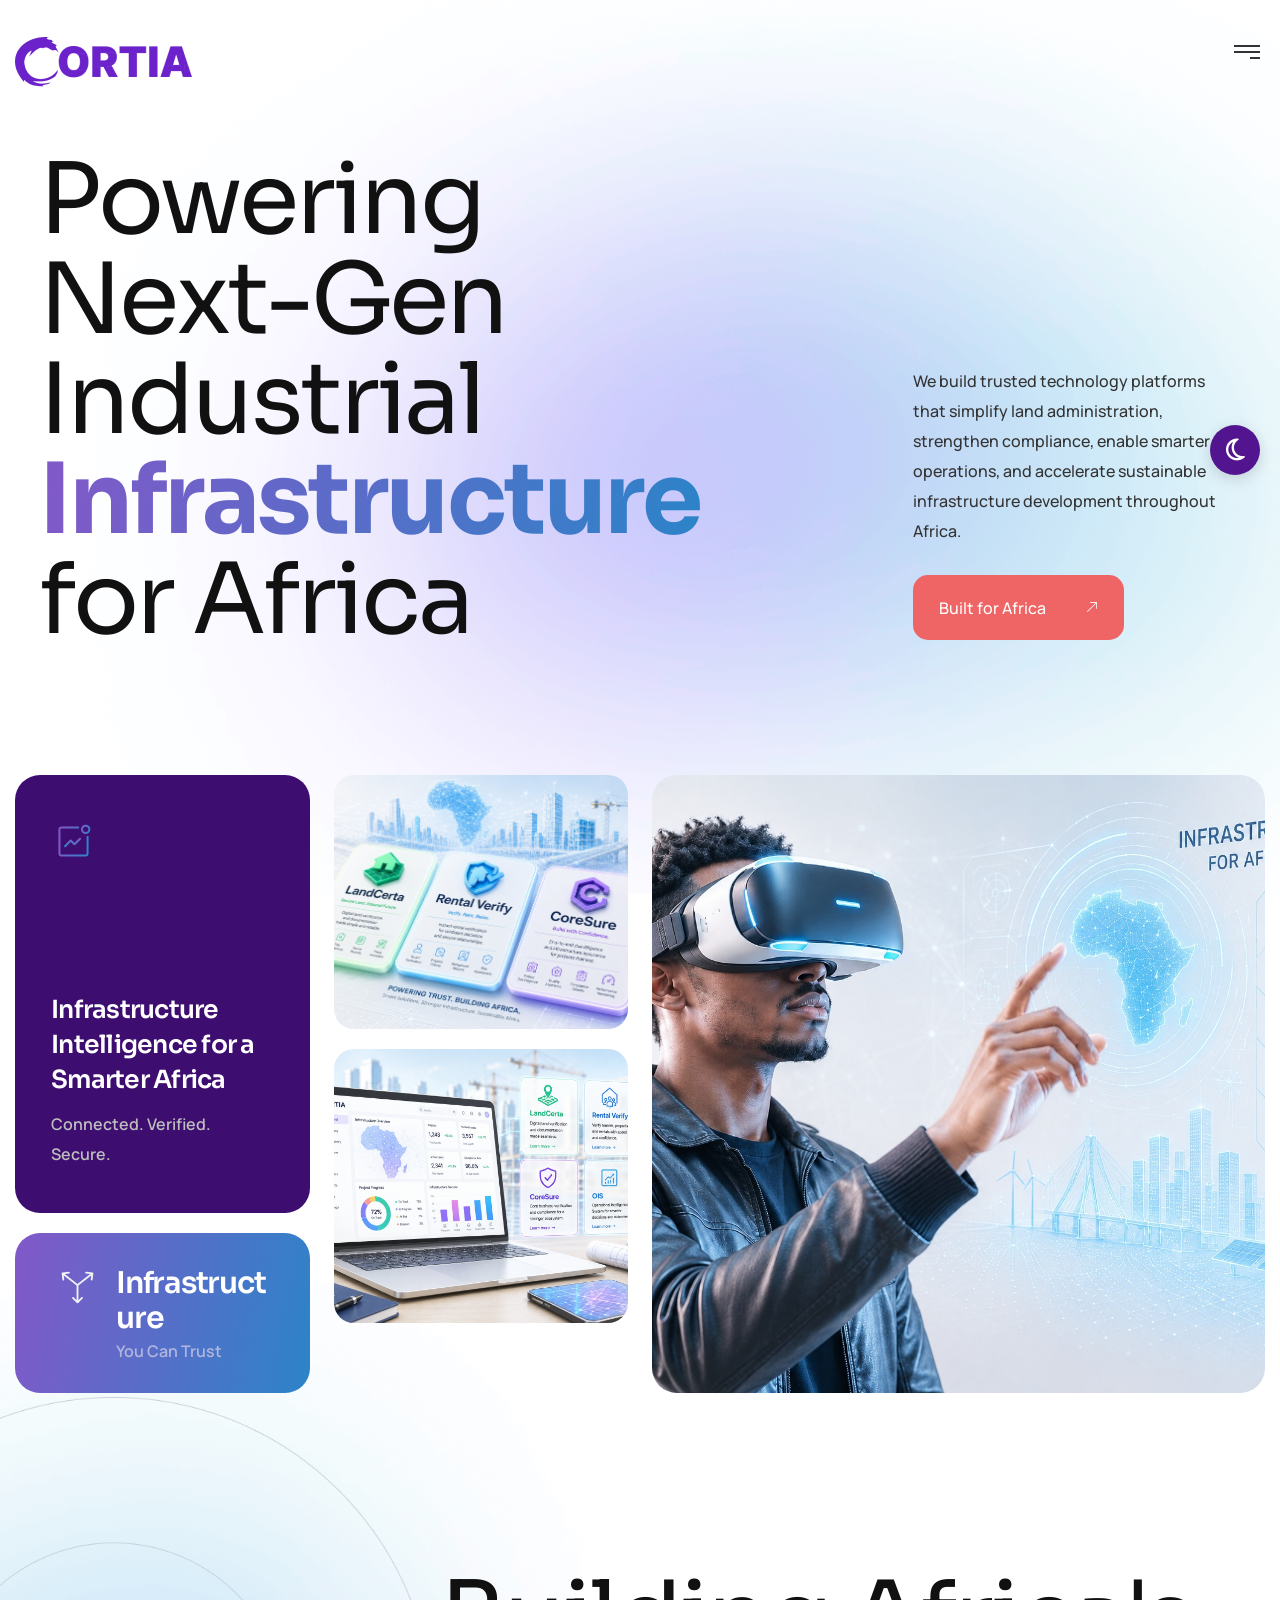
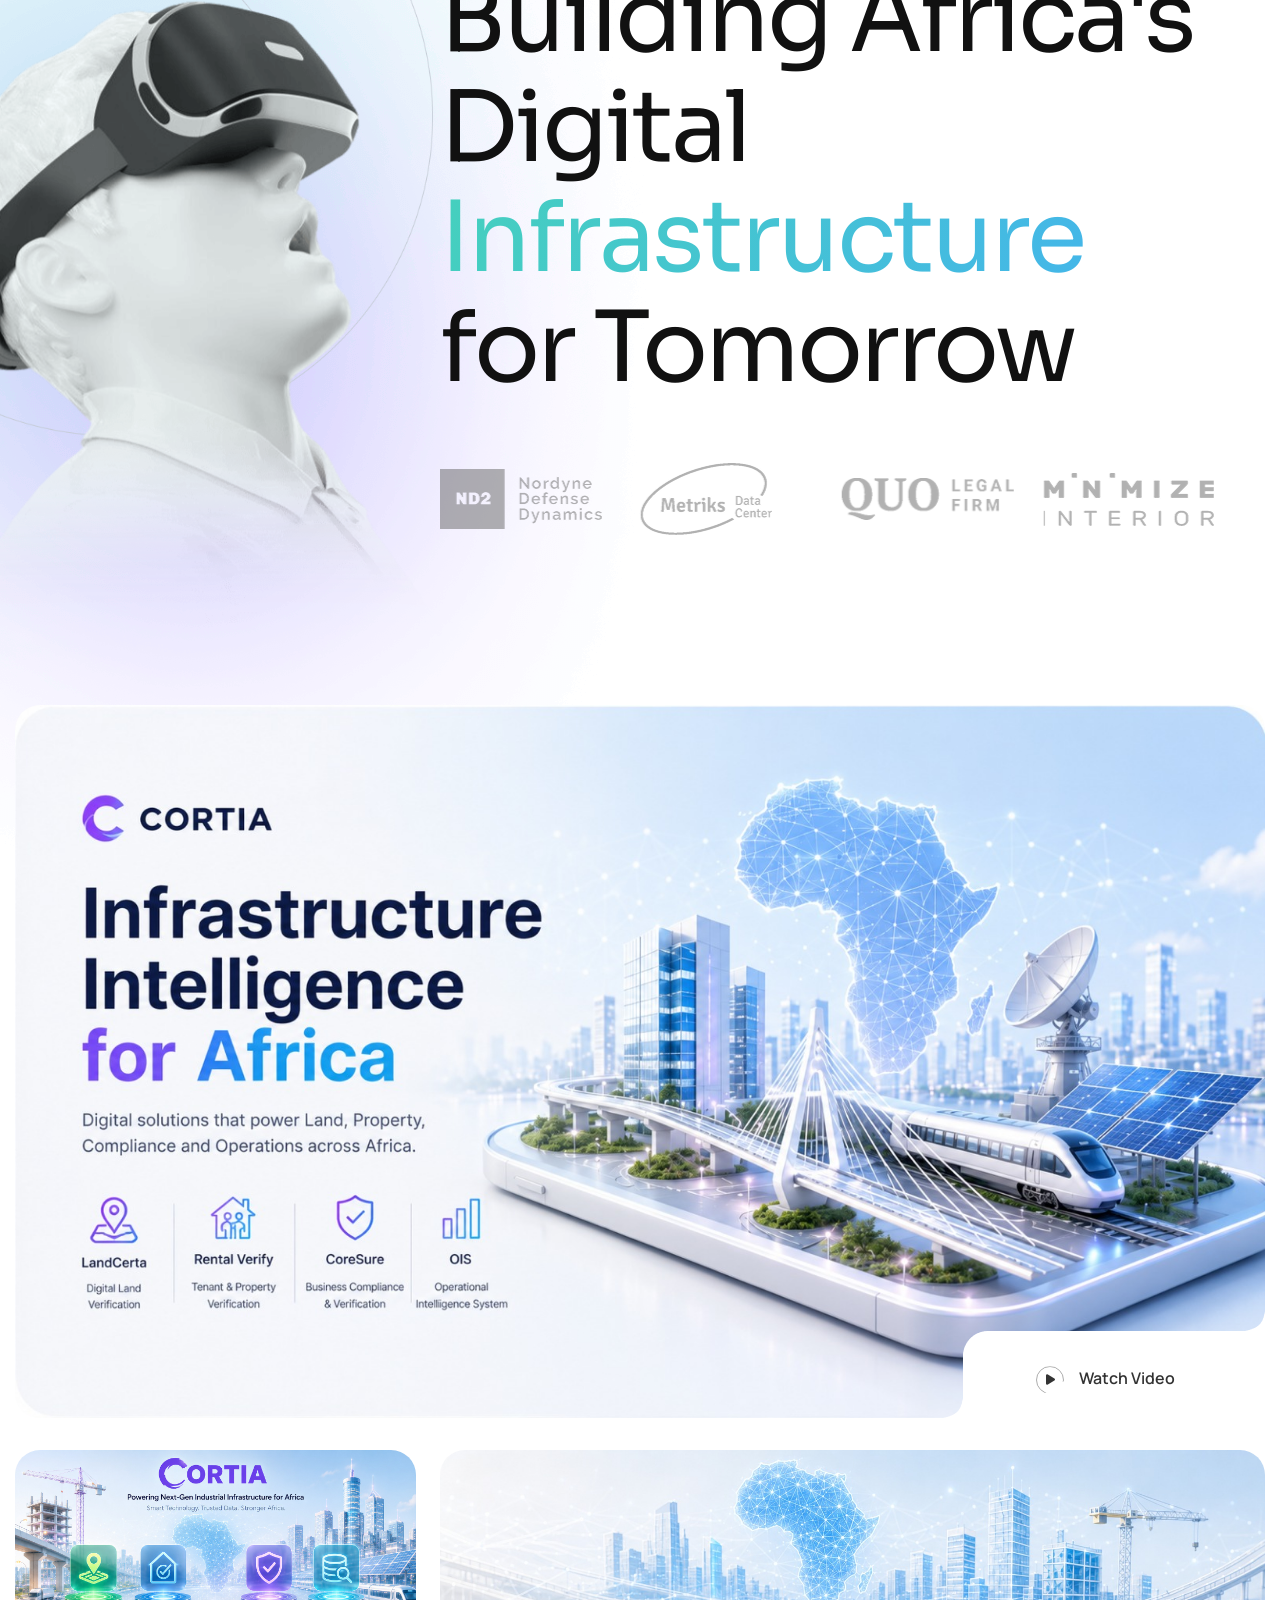
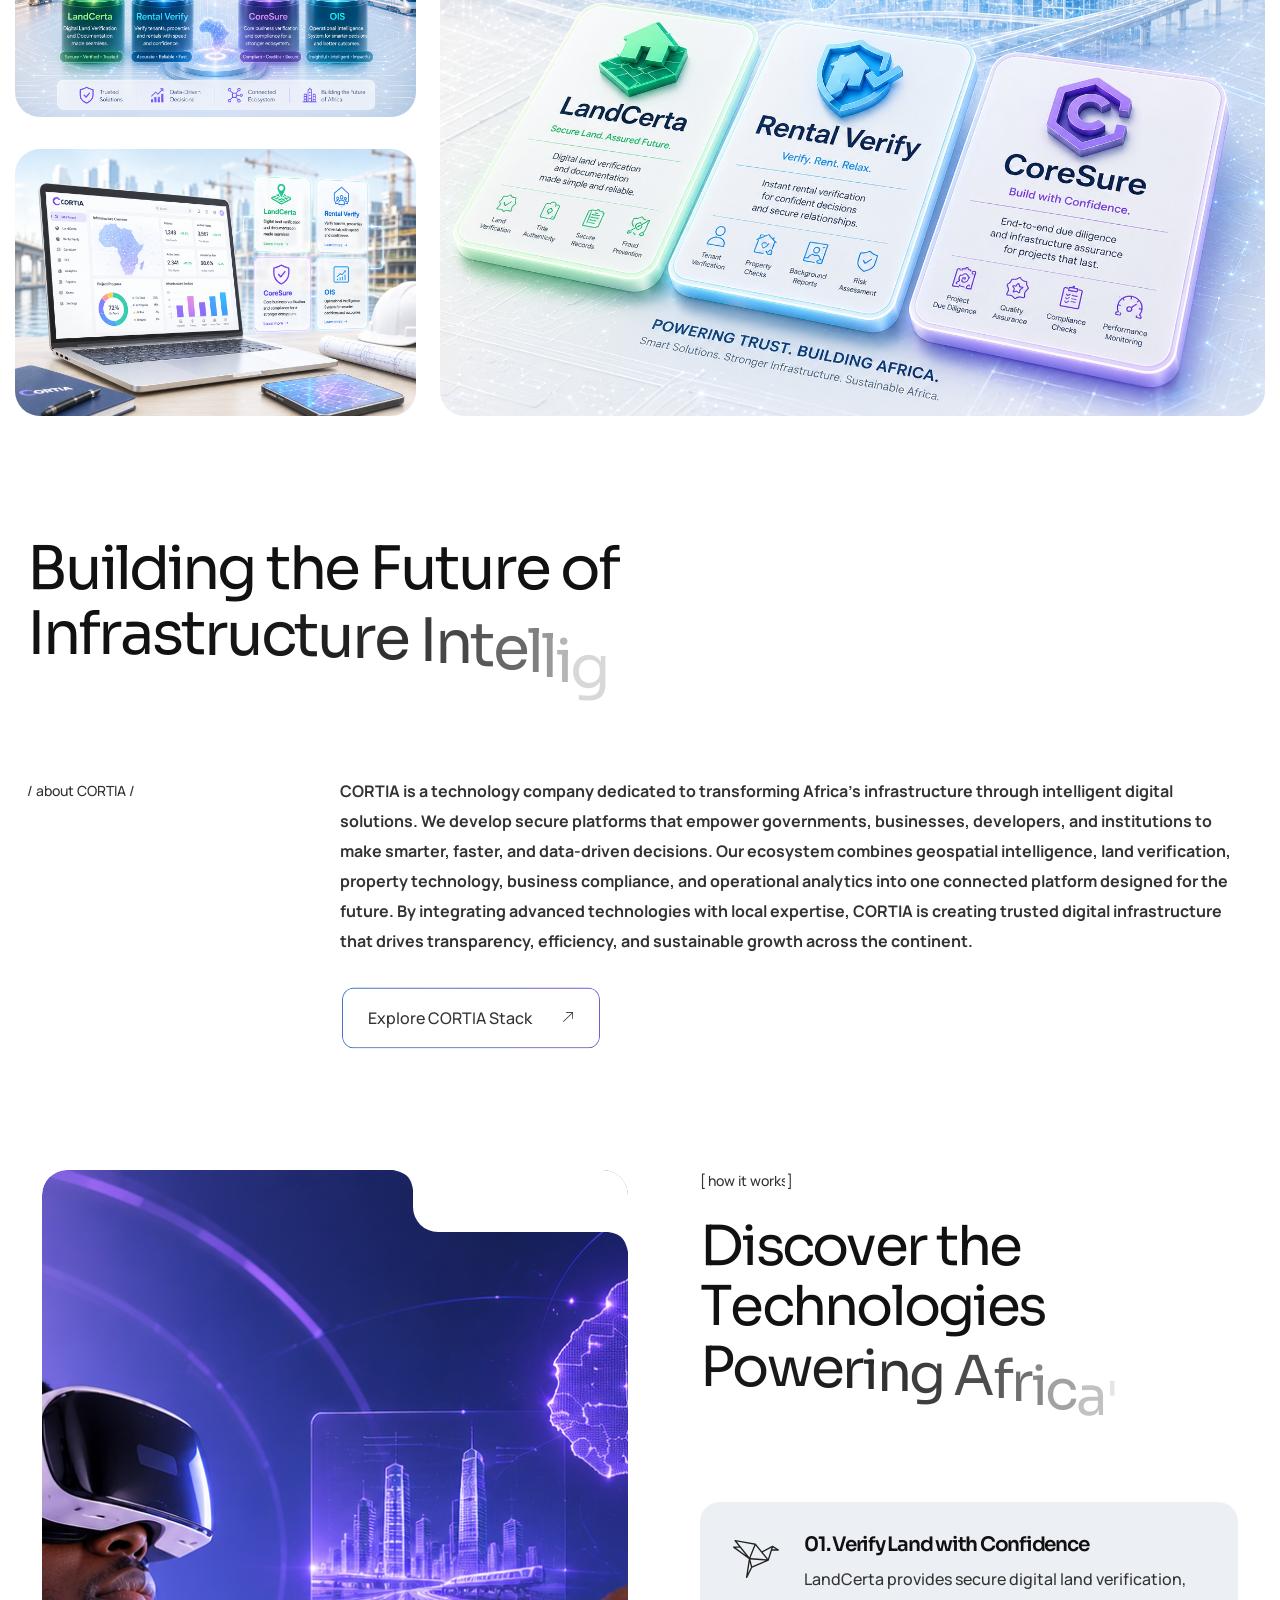
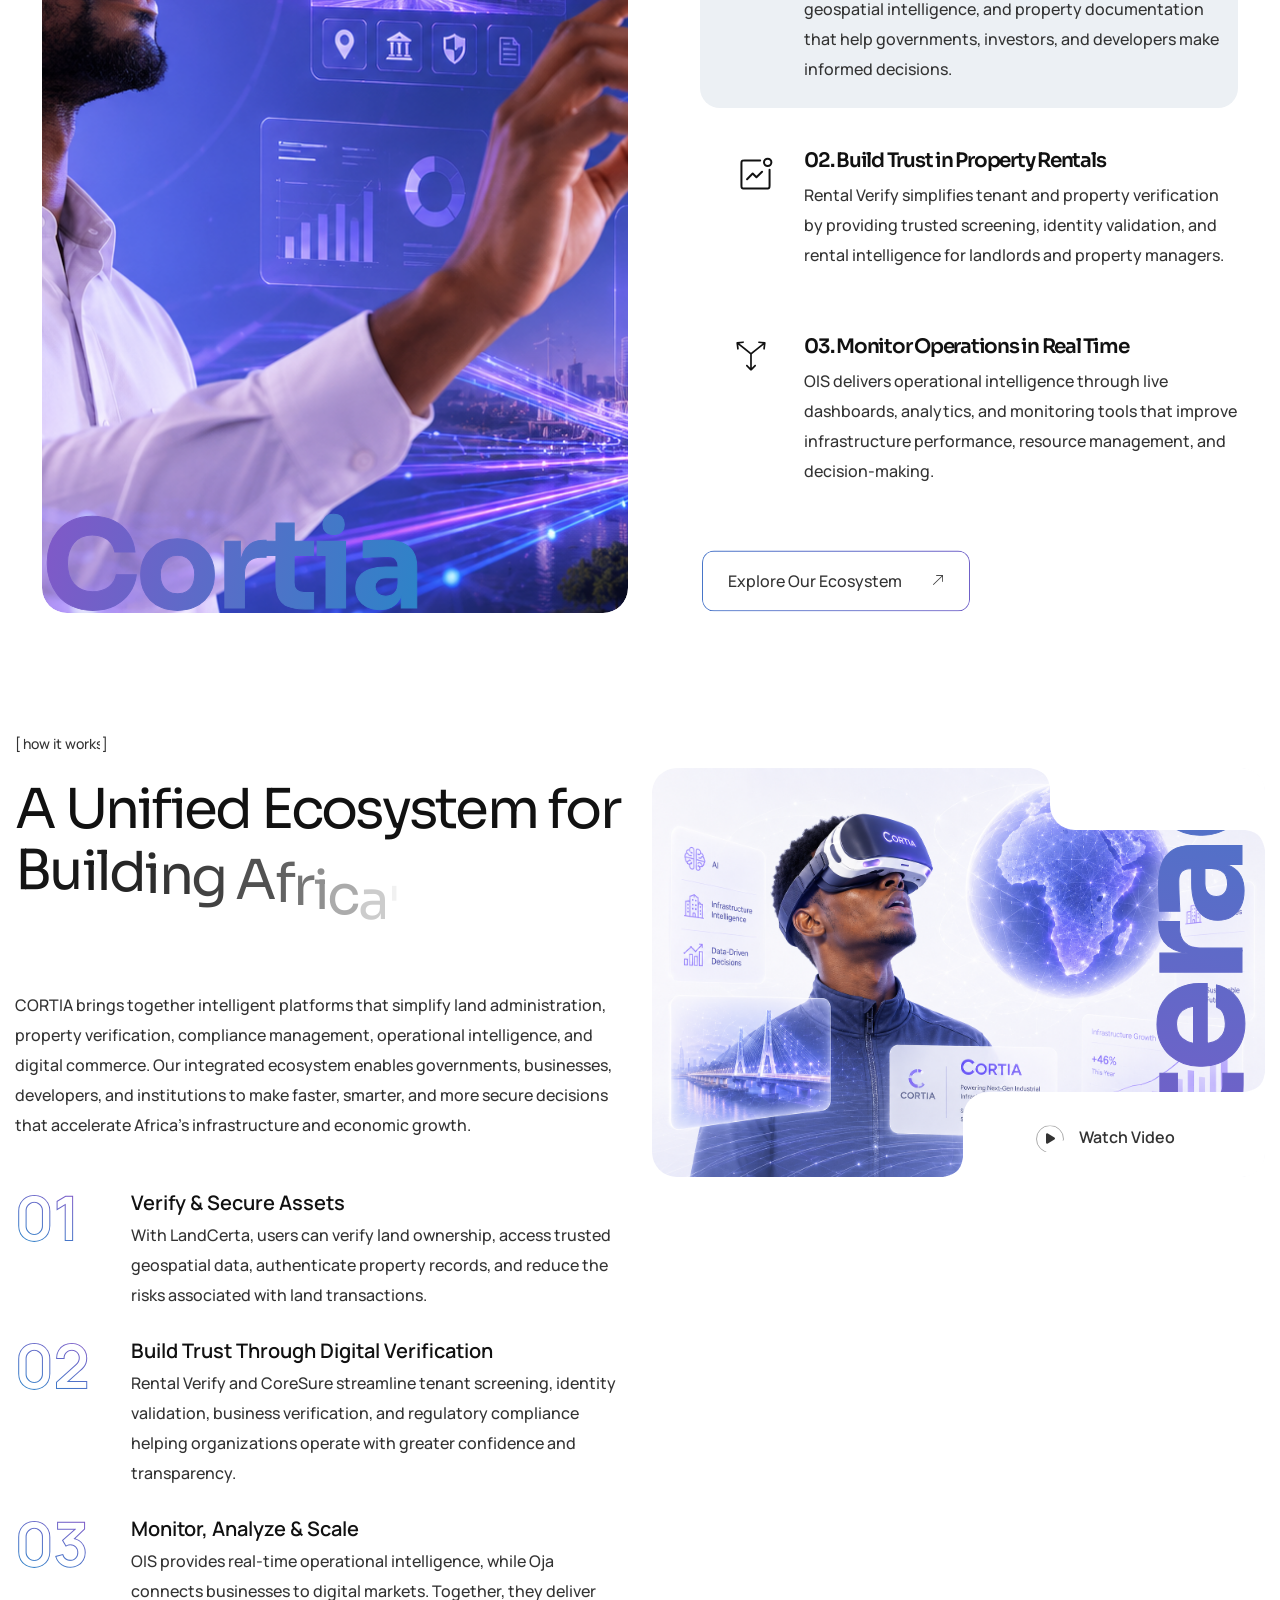
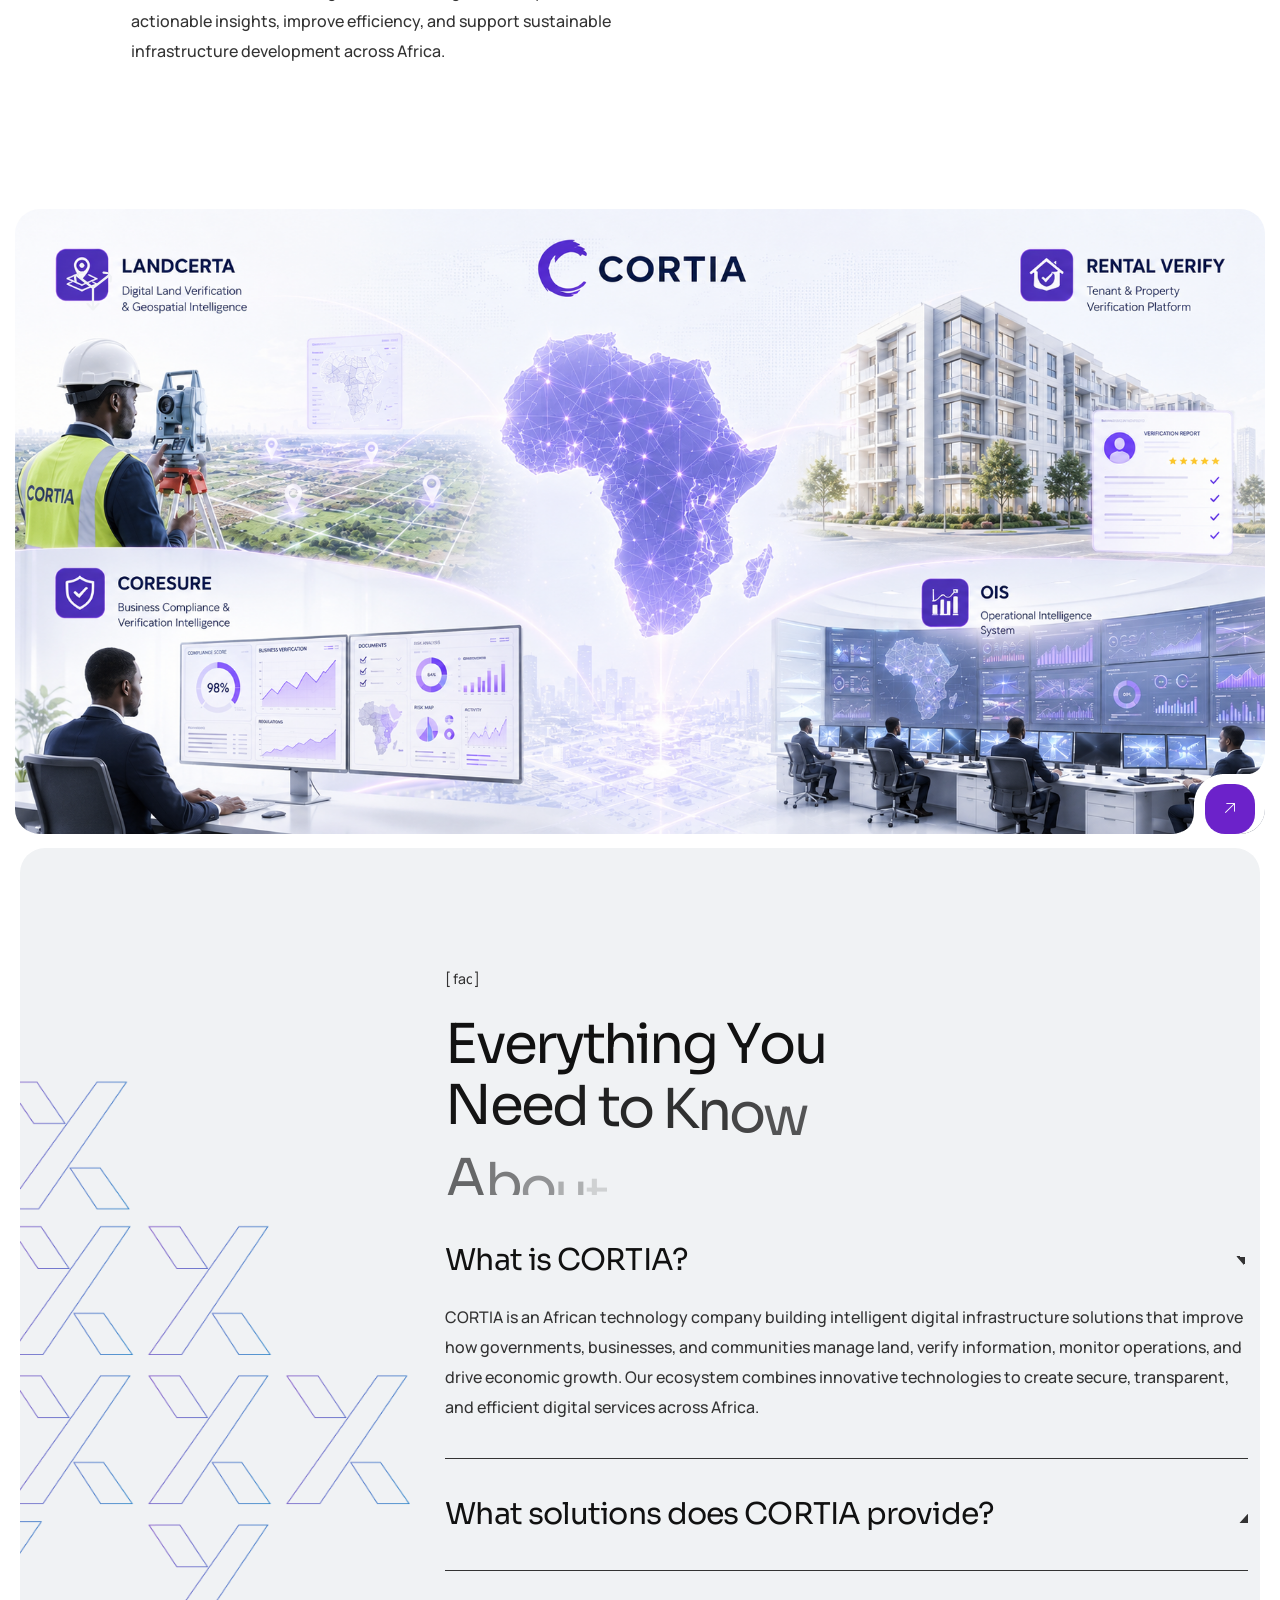
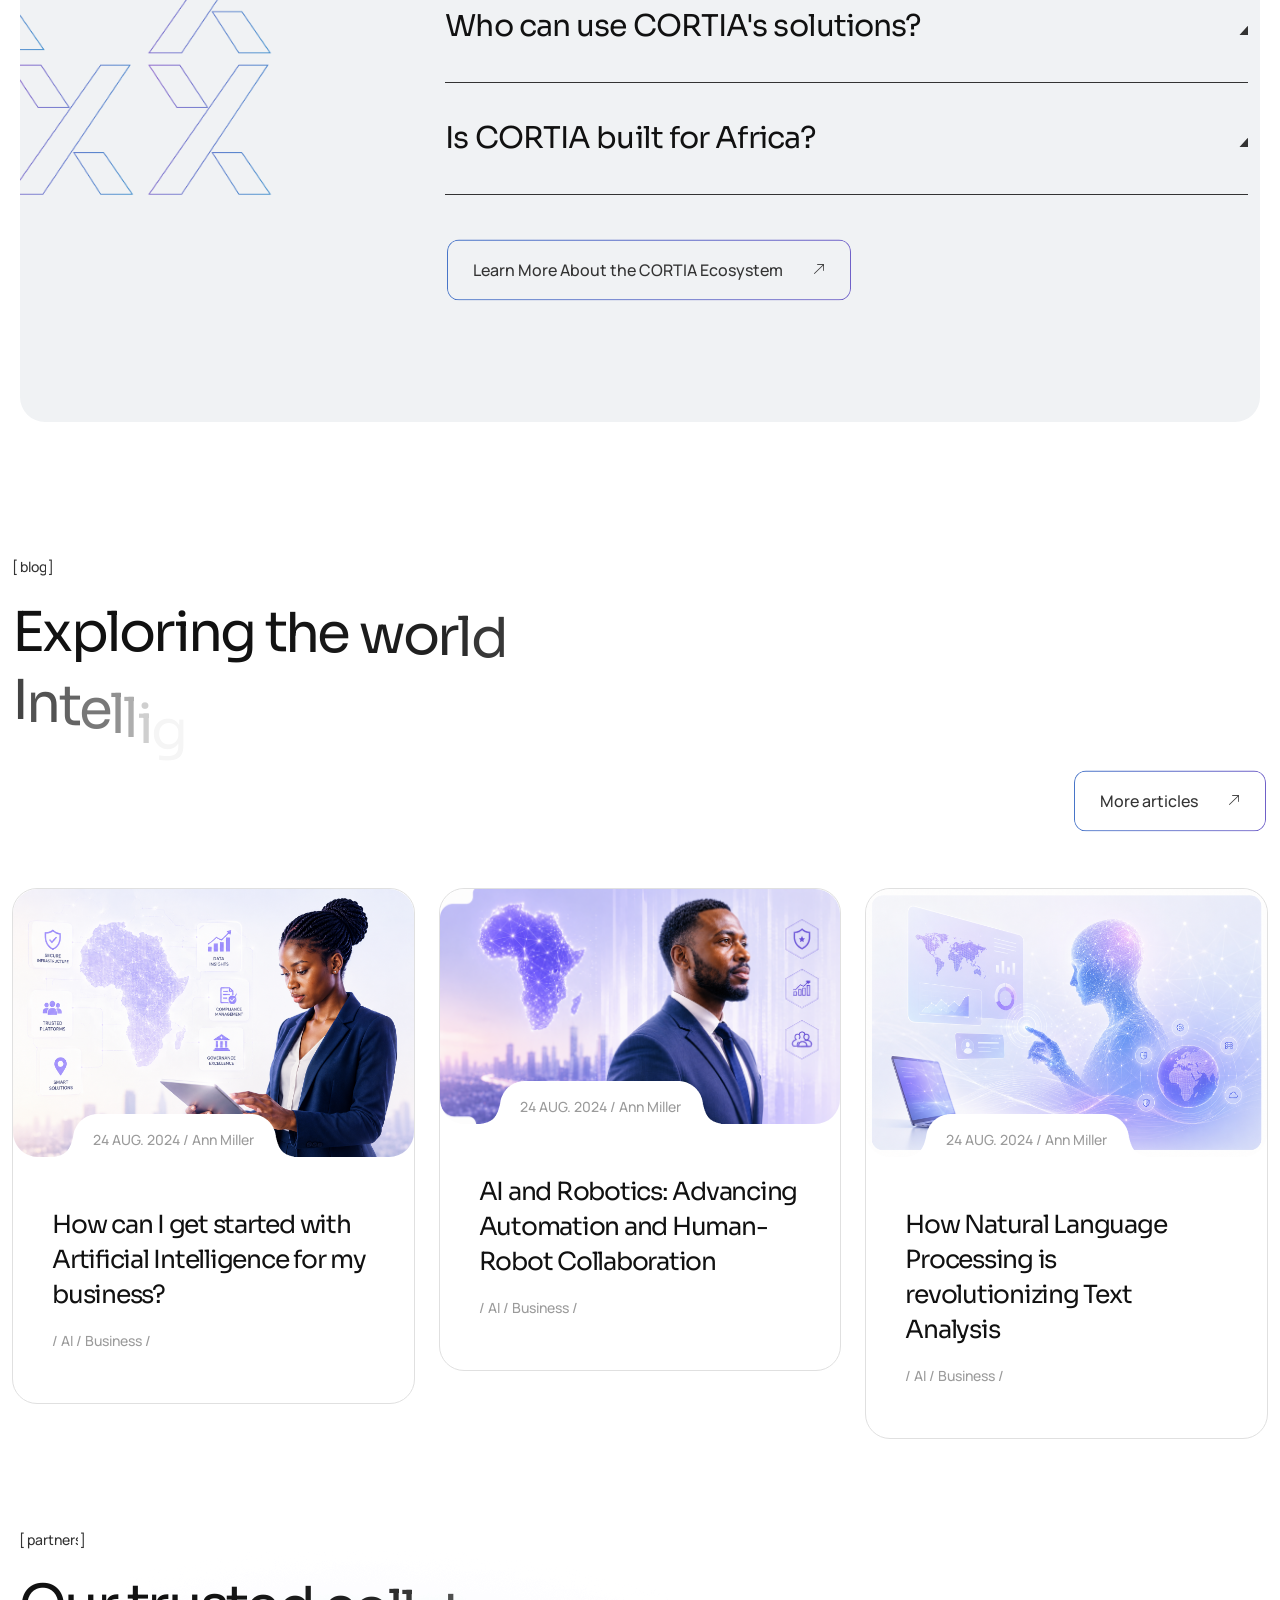
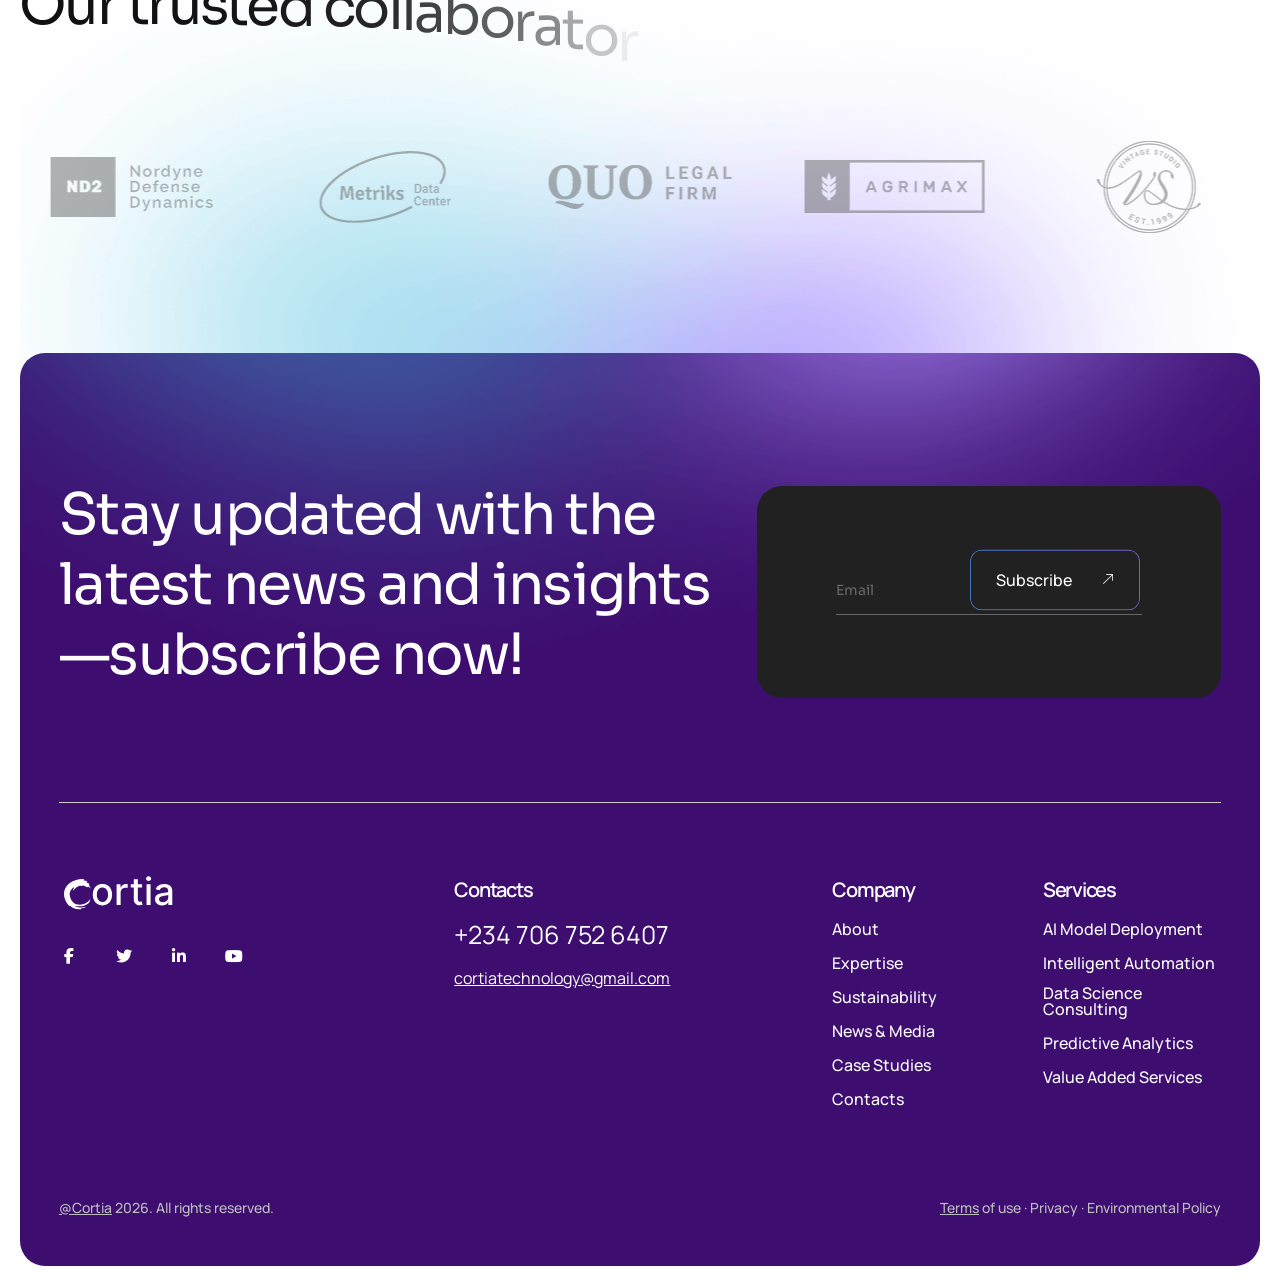
<file: index14.html>
<!DOCTYPE html>
<html lang="en">

<head>
    <meta charset="UTF-8">
    <meta name="viewport" content="width=device-width, initial-scale=1.0">
    <title>Cortia Agency</title>

    <!-- Preconnect for faster font loading -->
    <link rel="preconnect" href="https://fonts.googleapis.com/">
    <link rel="preconnect" href="https://fonts.gstatic.com/" crossorigin>

    <!-- favicon -->
    <link rel="icon" type="image/png" href="assets/images/logo-01-light.svg">

    <!-- Google Fonts (deferred) -->
    <link href="https://fonts.googleapis.com/css2?family=Sora:wght@100..800&amp;display=swap" rel="stylesheet" media="print" onload="this.media='all'">
    <link href="https://fonts.googleapis.com/css2?family=Manrope:wght@200..800&amp;display=swap" rel="stylesheet" media="print" onload="this.media='all'">

    <!-- Font Awesome (deferred) -->
    <link rel="stylesheet" href="assets/css/font-awesome.min.css" media="print" onload="this.media='all'">
    <link rel="stylesheet" href="https://cdnjs.cloudflare.com/ajax/libs/font-awesome/6.5.1/css/all.min.css" media="print" onload="this.media='all'">
    <noscript>
    <link rel="stylesheet" href="https://cdnjs.cloudflare.com/ajax/libs/font-awesome/6.5.1/css/all.min.css">
    </noscript>  
    <!-- fontello font css -->
    <link rel="stylesheet" href="assets/css/plugins/fontello-enqueue.css" media="print" onload="this.media='all'">
    <link rel="stylesheet" href="assets/css/plugins/fontello-icons.css" media="print" onload="this.media='all'">

    <!-- core css - needed for initial page load -->
    <link rel="stylesheet" href="assets/css/plugins/bootstrap.min.css">
    <link rel="stylesheet" href="assets/css/style.css">

    <!-- component css - deferred -->
    <link rel="stylesheet" href="assets/css/plugins/swiper-bundle.min.css" media="print" onload="this.media='all'">
    <noscript>
        <link rel="stylesheet" href="assets/css/plugins/swiper-bundle.min.css">
    </noscript>

    <link rel="stylesheet" href="assets/css/plugins/lightgallery-bundle.min.css" media="print" onload="this.media='all'">
    <noscript>
        <link rel="stylesheet" href="assets/css/plugins/lightgallery-bundle.min.css">
    </noscript>
</head>

<body>

    <!-- Preloader -->
    <div id="preloader">
        <div class="loader">
            <img src="assets/images/preloader-dark.png" alt="Loading...">
        </div>
    </div>
    <!-- End Preloader -->

    <button id="themeBtn"><i class="far fa-moon"></i></button>

    <div class="video-modal">
        <div class="video-modal-content">
            <span class="close-btn">&times;</span>
            <iframe allow="autoplay; encrypted-media" allowfullscreen></iframe>
        </div>
    </div>

    <!-- search-popup -->
    <div class="search-popup" data-popup="1">
        <div class="search-popup-content">
            <form>
                <button type="submit"><i class="fa fa-search"></i></button>
                <input type="text" placeholder="Type Your Search..." required>
            </form>
            <button type="button" class="close-popup"></button>
        </div>
    </div>

    <!-- Side Menu -->
    <div class="side-menu" id="sideMenu">
        <div class="overlay" id="overlay"></div>
        <a href="javascript:void(0)" class="close-btn" id="closeBtn"><i class="fa fa-close"></i> close</a>
        <div class="menu-content">
            <a class="logo" href="index14.html">
                <img src="assets/images/logo.png" alt="logo">
            </a>
            <div class="sidebar-menu">
                <h4 class="title">contacts</h4>
                <p>USA, New York - 1060 <br> Str. First Avenue 1</p>
                <a href="tel:+2347067526407" class="nmbr">+234 706 752 6407</a>
                <a href="mailto:cortiatech@gmail.com" class="email">cortiatech@gmail.com</a>
                <a href="contact.html" class="ibt-btn ibt-btn-outline-3 ibt-btn-rounded">
                    <span>Get in Touch</span>
                </a>
            </div>
            <ul class="social-icon">
                <li><a href="#" title="Facebook"><i class="fab fa-facebook-f"></i></a></li>
                <li><a href="https://x.com/" title="X (Twitter)"><i class="fab fa-twitter"></i></a></li>
                <li><a href="https://www.linkedin.com/" title="LinkedIn"><i class="fab fa-linkedin-in"></i></a></li>
                <li><a href="https://www.youtube.com/" title="YouTube"><i class="fab fa-youtube"></i></a></li>
            </ul>
        </div>
    </div>

    <!-- Mobile Menu -->
    <div data-menu="mobileMenu" class="side-menu2">
        <div class="menu-btns">
            <a href="#" class="popup-search" data-popup="1"><i class="fa fa-search"></i></a>
            <button id="mobileCloseBtn2" class="close-btn"></button>
        </div>
        <ul>
            <li>
                <a href="#">Cortia Stack</a>
                <ul>
                    <li><a href="index1.html">CoreSure</a></li>
                    <li><a href="index2.html">LandCerta</a></li>
                    <li><a href="index4.html">Rental Verify</a></li>
                    <li><a href="index5.html">OIS</a></li>
                </ul>
            </li>
            <li>
                <a href="#">Company</a>
                <ul>
                    <li><a href="about-us.html">About us</a></li>
                    <li class="sub-menu">
                        <a href="#">Team</a>
                        <ul>
                            <li><a href="team.html">Our team</a></li>
                            <li><a href="team-single.html">Team Single</a></li>
                        </ul>
                    </li>
                </ul>
            </li>
            <li>
                <a href="#">Blog</a>
                <ul>
                    <li><a href="blog.html">Blog Classic</a></li>
                    <li><a href="blog2.html">Blog Grid</a></li>
                    <li><a href="blog-single.html">Blog Single</a></li>
                </ul>
            </li>
            <li><a href="contact.html">Contacts</a></li>
        </ul>
        <div class="menu-contact">
            <span>Contacts</span>
            <a href="tel:+2347067526407" class="nmbr">+234 706 752 6407</a>
            <a href="mailto:cortiatech@gmail.com" class="gmail">cortiatech@gmail.com</a>
        </div>
        <div class="menu-links">
            <span>Follow us:</span>
            <ul class="social-icon">
                <li><a href="#" title="Facebook"><i class="fab fa-facebook-f"></i></a></li>
                <li><a href="https://x.com/" title="X (Twitter)"><i class="fab fa-twitter"></i></a></li>
                <li><a href="https://www.linkedin.com/" title="LinkedIn"><i class="fab fa-linkedin-in"></i></a></li>
                <li><a href="https://www.youtube.com/" title="YouTube"><i class="fab fa-youtube"></i></a></li>
            </ul>
            <a href="contact.html" class="ibt-btn ibt-btn-outline-3 ibt-btn-rounded">
                <span>Get in Touch</span>
            </a>
        </div>
    </div>
    <div class="overlay2"></div>

    <!-- Sticky Header -->
    <header class="sticky-active v14">
        <div class="header-menu-area">
            <div class="row gx-20 align-items-center justify-content-between">
                <div class="col-auto">
                    <div class="header-logo">
                        <a href="javascript:void(0)" class="menu-toggle"></a>
                        <a href="index14.html">
                            <img src="assets/images/logo.png" alt="logo">
                        </a>
                    </div>
                </div>
                <div class="col-auto">
                    <nav class="main-menu menu-style1 v4">
                        <ul>
                            <li>
                                <a class="active" href="index14.html">
                                    <span class="menu-item">Cortia Stack</span>
                                    <span class="menu-item2">Cortia Stack</span>
                                </a>
                                <ul class="mega-sub-menu">
                                    <li class="mega-menu-column">
                                        <ul>
                                            <li><a href="index1.html">Core Sure</a></li>
                                            <li><a href="index2.html">LandCerta</a></li>
                                            <li><a href="index4.html">Rental Verify</a></li>
                                            <li><a href="index5.html">OIS</a></li>
                                        </ul>
                                    </li>
                                    <li class="mega-menu-column">
                                        <a class="darkModeTriggerImg" href="index14.html"><img src="assets/images/event/dark-version.png" alt="AI Agency & Technology HTML Template"></a>
                                        <a class="darkModeTriggerImg2" href="index14.html"><img src="assets/images/event/light-version.png" alt="AI Agency & Technology HTML Template"></a>
                                    </li>
                                </ul>
                            </li>
                            <li>
                                <a href="#">
                                    <span class="menu-item">Company</span>
                                    <span class="menu-item2">Company</span>
                                </a>
                                <ul class="sub-menu">
                                    <li><a href="about-us.html">About us</a></li>
                                    <li>
                                        <a href="team.html">Team</a>
                                        <ul class="sub-menu v1">
                                            <li><a href="team.html">Creative team</a></li>
                                            <li><a href="team-single.html">Team Single</a></li>
                                        </ul>
                                    </li>
                                </ul>
                            </li>
                            <li>
                                <a href="blog.html">
                                    <span class="menu-item">Blog</span>
                                    <span class="menu-item2">Blog</span>
                                </a>
                                <ul class="sub-menu">
                                    <li><a href="blog.html">Blog Classic</a></li>
                                    <li><a href="blog2.html">Blog Grid</a></li>
                                    <li><a href="blog-single.html">Blog Single</a></li>
                                </ul>
                            </li>
                            <li>
                                <a href="contact.html">
                                    <span class="menu-item">Contacts</span>
                                    <span class="menu-item2">Contacts</span>
                                </a>
                            </li>
                        </ul>
                    </nav>
                </div>
                <div class="col-auto d-none d-xl-block">
                    <div class="btn-box">
                        <!--<a href="tel:+2347067526407" class="header-contact11">+234 706 752 6407</a>-->
                        <a href="#" class="popup-search" data-popup="1"><i class="fa fa-search"></i></a>
                        <a class="ibt-btn ibt-btn-outline-3 ibt-btn-rounded" href="contact.html">
                            <span>Get in Touch</span>
                        </a>
                    </div>
                </div>
            </div>
            <button class="hamburger popup-menu" data-menu="mobileMenu">
                <span></span>
                <span></span>
                <span></span>
            </button>
        </div>
    </header>
    <!-- End Sticky Header -->

    <!--======== Header ========-->
    <header class="vs-header14">
        <div class="container2 position-relative">
            <div class="header-menu-area">
                <div class="row gx-20 align-items-center justify-content-between">
                    <div class="col-auto">
                        <div class="header-logo">
                            <a href="javascript:void(0)" class="menu-toggle"></a>
                            <a href="index1.html">
                                <img src="assets/images/logo.png" alt="logo">
                            </a>
                        </div>
                    </div>
                    <div class="col-auto">
                        <nav class="main-menu menu-style1 v4">
                            <ul>
                                <li>
                                    <a class="active" href="index.html">
                                        <span class="menu-item">Cortia Stack</span>
                                        <span class="menu-item2">Cortia Stack</span>
                                    </a>
                                    <ul class="mega-sub-menu">
                                        <li class="mega-menu-column">
                                            <ul>
                                                <li><a href="index1.html">Core Sure- Build with Confidence</a></li>
                                                <li><a href="index2.html">LandCerta-- Secure Land. Assured Future</a></li>
                                                <li><a href="index4.html">Rental Verify-- Verify. Rent. Relax</a></li>
                                                <li><a href="index5.html">OIS-- Optimized Information Solutions</a></li>
                                            </ul>
                                        </li>
                                        <li class="mega-menu-column">
                                            <a class="darkModeTriggerImg" href="index14.html"><img src="assets/images/event/dark-version.png" alt="AI Agency & Technology HTML Template"></a>
                                            <a class="darkModeTriggerImg2" href="index14.html"><img src="assets/images/event/light-version.png" alt="AI Agency & Technology HTML Template"></a>
                                        </li>
                                    </ul>
                                </li>
                                <li>
                                    <a href="#">
                                        <span class="menu-item">Company</span>
                                        <span class="menu-item2">Company</span>
                                    </a>
                                    <ul class="sub-menu">
                                        <li><a href="about-us.html">About us</a></li>
                                        <li>
                                            <a href="team.html">Team</a>
                                            <ul class="sub-menu v1">
                                                <li><a href="team.html">Creative team</a></li>
                                                <li><a href="team-single.html">Team Single</a></li>
                                            </ul>
                                        </li>
                                    </ul>
                                </li>
                                <li>
                                    <a href="blog.html">
                                        <span class="menu-item">Blog</span>
                                        <span class="menu-item2">Blog</span>
                                    </a>
                                    <ul class="sub-menu">
                                        <li><a href="blog.html">Blog Classic</a></li>
                                        <li><a href="blog2.html">Blog Grid</a></li>
                                        <li><a href="blog-single.html">Blog Single</a></li>
                                    </ul>
                                </li>
                                <li>
                                    <a href="contact.html">
                                        <span class="menu-item">Contacts</span>
                                        <span class="menu-item2">Contacts</span>
                                    </a>
                                </li>
                            </ul>
                        </nav>
                    </div>
                    <div class="col-auto d-none d-xl-block">
                        <div class="btn-box">
                            <!--<a href="tel:+2347067526407" class="header-contact11">+234 706 752 6407</a>-->
                            <a href="#" class="popup-search" data-popup="1"><i class="fa fa-search"></i></a>
                            <a class="ibt-btn ibt-btn-outline-3 ibt-btn-rounded" href="contact.html">
                                <span>Get in Touch</span>
                            </a>
                        </div>
                    </div>
                </div>
                <button class="hamburger popup-menu" data-menu="mobileMenu">
                    <span></span>
                    <span></span>
                    <span></span>
                </button>
            </div>
        </div>
    </header>
    <!--======== / Header ========-->

    <!-- hero-style14 -->
    <section class="hero-style14">
        <div class="container-fluid">
            <div class="row end">
                <div class="col-xl-7 col-lg-12">
                    <div class="hero-title">
                        <h3 class="gradient-title14">Powering Next-Gen Industrial <span><b>Infrastructure</b></span> for Africa</h3>
                    </div>
                </div>
                <div class="col-xl-1"></div>
                <div class="col-xl-4 col-lg-12">
                    <div class="hero-content14">
                        <p>We build trusted technology platforms that simplify land administration, strengthen compliance, enable smarter operations, and accelerate sustainable infrastructure development throughout Africa.
                        </p>
                        <a class="ibt-btn ibt-btn-secondary" href="index14.html" target="_blank">
                            <span>Built for Africa</span>
                            <i class="icon-arrow-top"></i>
                        </a>
                    </div>
                </div>
            </div>
        </div>
    </section>
    <!-- End hero-style14 -->

    <!-- service-sec20 -->
    <section class="service-sec20">
        <div class="container2">
            <div class="row">
                <div class="col-xl-3 col-lg-6 col-md-6">
                    <div class="ser-info20">
                        <div class="ser-card20_card1">
                            <img src="assets/images/icon/icon14-1.svg" alt="AI Agency & Technology HTML Template">
                            <h4 class="title">Infrastructure Intelligence for a Smarter Africa</h4>
                            <p>Connected. Verified. Secure.</p>
                        </div>
                        <div class="ser-card20_card2">
                            <img src="assets/images/icon/icon14-2.svg" alt="AI Agency & Technology HTML Template">
                            <h4 class="title">Infrastructure</h4>
                            <span>You Can Trust</span>
                        </div>
                    </div>
                </div>
                <div class="col-xl-3 col-lg-6 col-md-6">
                    <div class="ser-info20">
                        <div class="ser-card20_card3">
                            <img src="assets/images/service/front1.png" alt="AI Agency & Technology HTML Template">
                            <!--<h4 class="title">A lot of different styles and colors for one AI Gadget</h4>-->
                        </div>
                        <div class="ser-card20_card4">
                            <img src="assets/images/service/back2.jpeg" alt="AI Agency & Technology HTML Template">
                            <!--<h4 class="title">360° Spatial Awareness &ndash; Complete freedom to explore and interact in a virtual space.</h4>-->
                        </div>
                    </div>
                </div>
                <div class="col-xl-6 col-lg-12">
                    <div class="ser-card20_card5">
                        <img src="assets/images/service/africa.png" alt="AI Agency & Technology HTML Template">
                    </div>
                </div>
            </div>
        </div>
    </section>
    <!-- End service-sec20 -->

    <!-- neural-playground6 -->
    <section class="neural-playground6 ibt-section-gap">
        <div class="container2">
            <div class="row">
                <div class="col-lg-4">
                    <div class="neural-img6">
                        <img src="assets/images/layers/layer6.png" alt="AI Agency & Technology HTML Template" class="one">
                        <img src="assets/images/layers/layer6-1.png" alt="AI Agency & Technology HTML Template" class="two">
                    </div>
                </div>
                <div class="col-lg-8">
                    <div class="neural-content">
                        <h2 class="gradient-title">Building Africa's Digital <span>Infrastructure</span> for Tomorrow</h2>
                        <div class="swiper brand">
                            <div class="swiper-wrapper">
                                <div class="swiper-slide"><a href="#"><img src="assets/images/brand/brand1.png" alt="AI Agency & Technology HTML Template"></a></div>
                                <div class="swiper-slide"><a href="#"><img src="assets/images/brand/brand2.png" alt="AI Agency & Technology HTML Template"></a></div>
                                <div class="swiper-slide"><a href="#"><img src="assets/images/brand/brand3.png" alt="AI Agency & Technology HTML Template"></a></div>
                                <div class="swiper-slide"><a href="#"><img src="assets/images/brand/brand4.png" alt="AI Agency & Technology HTML Template"></a></div>
                                <div class="swiper-slide"><a href="#"><img src="assets/images/brand/brand1.png" alt="AI Agency & Technology HTML Template"></a></div>
                                <div class="swiper-slide"><a href="#"><img src="assets/images/brand/brand2.png" alt="AI Agency & Technology HTML Template"></a></div>
                                <div class="swiper-slide"><a href="#"><img src="assets/images/brand/brand3.png" alt="AI Agency & Technology HTML Template"></a></div>
                                <div class="swiper-slide"><a href="#"><img src="assets/images/brand/brand4.png" alt="AI Agency & Technology HTML Template"></a></div>
                            </div>
                            <div class="swiper-pagination"></div>
                        </div>
                    </div>
                </div>
            </div>
        </div>
    </section>
    <!-- End neural-playground6 -->

    <!-- project-sec7 -->
    <section class="project-sec7">
        <div class="container2">
            <div class="video-banner3">
                <img src="assets/images/service/cortia1.jpeg" alt="AI Agency & Technology HTML Template">
                <div class="video-banner-content7">
                    <!--<img src="assets/images/logo4.svg" alt="AI Agency & Technology HTML Template">-->
                    <!--<h4 class="title">Future is here</h4>-->
                </div>
                <div class="ser-video-box">
                    <a href="#" class="video-popup" data-video="https://www.youtube.com/embed/aircAruvnKk">
                        <i class="fa fa-play"></i> Watch Video
                    </a>
                </div>
            </div>
            <div class="row" id="lightgallery">
                <div class="col-lg-4">
                    <div class="row">
                        <div class="col-lg-12">
                            <div class="project-block7" data-src="assets/images/service/4 subcompany.png">
                                <img src="assets/images/service/sub.jpeg" alt="Company ">
                                <div class="architecture"><span><a href="#">Company</a></span></div>
                            </div>
                            <div class="custom-cursor">Zoom In</div>
                        </div>
                        <div class="col-lg-12">
                            <div class="project-block7 v3" data-src="assets/images/service/back2.jpeg">
                                <img src="assets/images/service/back2.jpeg" alt="Company ">
                                <div class="architecture"><span><a href="#">Company</a></span></div>
                            </div>
                        </div>
                    </div>
                </div>
                <div class="col-lg-8">
                    <div class="project-block7 mb-0 v2" data-src="assets/images/service/front1.png">
                        <img src="assets/images/service/front1.png" alt="Company">
                        <div class="architecture"><span><a href="#">Company</a></span></div>
                    </div>
                </div>
            </div>
        </div>
    </section>
    <!-- End project-sec7 -->

    <!-- about-us-sec5 -->
    <section class="about-us-sec5 ibt-section-gap">
        <div class="container">
            <div class="sec-title">
                <h2 class="title animated-heading"> Building the Future of Infrastructure Intelligence Across Africa
                </h2>
            </div>
            <div class="row">
                <div class="col-lg-3">
                    <div class="about-title5">
                        <span class="sub-title">/ about CORTIA /</span>
                    </div>
                </div>
                <div class="col-lg-9">
                    <div class="about-content5">
                        <p><span>CORTIA is a technology company dedicated to transforming Africa's infrastructure through intelligent digital solutions.
                             We develop secure platforms that empower governments, businesses, developers, and institutions to make smarter, faster, and 
                             data-driven decisions.
                         Our ecosystem combines geospatial intelligence, land verification, property technology, business compliance, and operational analytics into one connected platform designed for the future. By integrating advanced technologies with local expertise, CORTIA is creating trusted digital infrastructure that drives transparency, efficiency, and sustainable growth across the continent.
                        </p>
                        <a class="ibt-btn ibt-btn-outline" href="index14.html">
                            <span>Explore CORTIA Stack</span>
                            <i class="icon-arrow-top"></i>
                        </a>
                    </div>
                </div>
            </div>
        </div>
    </section>
    <!-- End about-us-sec5 -->

    <!-- feature-sec8 -->
    <section class="feature-sec8 ibt-section-gapBottom">
        <div class="container5">
            <div class="row">
                <div class="col-lg-6">
                    <div class="feature-img8">
                        <div class="empty4"></div>
                        <div class="tab-content" id="myTabContent">
                            <div class="tab-pane fade show active" id="home" role="tabpanel" aria-labelledby="home-tab">
                                <img src="assets/images/service/bbb.png" alt="AI Agency & Technology HTML Template">
                                <h4 class="title">Cortia</h4>
                            </div>
                            <div class="tab-pane fade" id="profile" role="tabpanel" aria-labelledby="profile-tab">
                                <img src="assets/images/feature/feature-15-1.png" alt="AI Agency & Technology HTML Template">
                                <h4 class="title">Cortia</h4>
                            </div>
                            <div class="tab-pane fade" id="contact" role="tabpanel" aria-labelledby="contact-tab">
                                <img src="assets/images/feature/feature-15-2.png" alt="AI Agency & Technology HTML Template">
                                <h4 class="title">Cortia</h4>
                            </div>
                        </div>
                    </div>
                </div>
                <div class="col-lg-6">
                    <div class="feature-tabs8">
                        <div class="sec-title">
                            <span class="sub-title">how it works</span>
                            <h2 class="title animated-heading">Discover the Technologies Powering Africa's Digital Infrastructure</h2>
                        </div>
                        <ul class="nav nav-tabs8" id="myTab" role="tablist">
                            <li class="nav-item" role="presentation">
                                <a href="#" class="nav-link active" id="home-tab" data-bs-toggle="tab" data-bs-target="#home" role="tab" aria-controls="home" aria-selected="true">
                                    <div class="feature-block8">
                                        <img src="assets/images/feature/feature8-1.svg" alt="AI Agency & Technology HTML Template">
                                        <h4 class="title">01. Verify Land with Confidence</h4>
                                        <p>LandCerta provides secure digital land verification, geospatial intelligence, and property documentation that help governments, investors, and developers make informed decisions.
                                        </p>
                                    </div>
                                </a>
                            </li>
                            <li class="nav-item" role="presentation">
                                <a href="#" class="nav-link" id="profile-tab" data-bs-toggle="tab" data-bs-target="#profile" role="tab" aria-controls="profile" aria-selected="false">
                                    <div class="feature-block8">
                                        <img src="assets/images/feature/feature8-2.svg" alt="AI Agency & Technology HTML Template">
                                        <h4 class="title">02. Build Trust in Property Rentals</h4>
                                        <p>Rental Verify simplifies tenant and property verification by providing trusted screening, identity validation, and rental intelligence for landlords and property managers.
                                        </p>
                                    </div>
                                </a>
                            </li>
                            <li class="nav-item" role="presentation">
                                <a href="#" class="nav-link" id="contact-tab" data-bs-toggle="tab" data-bs-target="#contact" role="tab" aria-controls="contact" aria-selected="false">
                                    <div class="feature-block8">
                                        <img src="assets/images/feature/feature8-3.svg" alt="AI Agency & Technology HTML Template">
                                        <h4 class="title">03. Monitor Operations in Real Time</h4>
                                        <p>OIS delivers operational intelligence through live dashboards, analytics, and monitoring tools that improve infrastructure performance, resource management, and decision-making.
                                        </p>
                                    </div>
                                </a>
                            </li>
                        </ul>
                        <a class="ibt-btn ibt-btn-outline" href="index14.html">
                            <span>Explore Our Ecosystem</span>
                            <i class="icon-arrow-top"></i>
                        </a>
                    </div>
                </div>
            </div>
        </div>
    </section>
    <!-- End feature-sec8 -->

    <!-- feature-sec9 -->
    <section class="feature-sec9">
        <div class="container3">
            <div class="row">
                <div class="col-lg-6">
                    <div class="feature-content9">
                        <div class="sec-title">
                            <span class="sub-title">how it works</span>
                            <h2 class="title animated-heading">A Unified Ecosystem for Building Africa's Digital Infrastructure
                            </h2>
                            <p>CORTIA brings together intelligent platforms that simplify land administration, property verification, compliance management, operational intelligence, and digital commerce. Our integrated ecosystem enables governments, businesses, developers, and institutions to make faster, smarter, and more secure decisions that accelerate Africa's infrastructure and economic growth.
                            </p>
                        </div>
                        <div class="feature-block9">
                            <span class="sub-title">01</span>
                            <h4 class="title">Verify & Secure Assets</h4>
                            <p>With LandCerta, users can verify land ownership, access trusted geospatial data, authenticate property records, and reduce the risks associated with land transactions.
                            </p>
                        </div>
                        <div class="feature-block9">
                            <span class="sub-title">02</span>
                            <h4 class="title">Build Trust Through Digital Verification</h4>
                            <p>Rental Verify and CoreSure streamline tenant screening, identity validation, business verification, and regulatory compliance helping organizations operate with greater confidence and transparency.
                            </p>
                        </div>
                        <div class="feature-block9">
                            <span class="sub-title">03</span>
                            <h4 class="title">Monitor, Analyze & Scale</h4>
                            <p>OIS provides real-time operational intelligence, while Oja connects businesses to digital markets. Together, they deliver actionable insights, improve efficiency, and support sustainable infrastructure development across Africa.
                            </p>
                        </div>
                    </div>
                </div>
                <div class="col-lg-6">
                    <div class="feature-img9">
                        <div class="empty4"></div>
                        <img src="assets/images/service/background.png" alt="AI Agency & Technology HTML Template">
                        <div class="ser-video-box">
                            <a href="#" class="video-popup" data-video="https://www.youtube.com/embed/aircAruvnKk">
                                <i class="fa fa-play"></i> Watch Video
                            </a>
                        </div>
                        <h4 class="title">Interactive</h4>
                    </div>
                </div>
            </div>
        </div>
    </section>
    <!-- End feature-sec9 -->

    <!-- service-banner -->
    <section class="service-banner ibt-section-gapTop">
        <div class="container2">
            <div class="ser-banner-card">
                <img src="assets/images/service/longbb.png" alt="AI Agency & Technology HTML Template">
                <img src="assets/images/service/ser-icon21.svg" alt="AI Agency & Technology HTML Template" class="ser-banner-icon">
                <div class="ser-banner-content">
                    <!--<h4 class="title">Cross-Platform Compatibility</h4>
                    <p>Available on iOS and Android devices, ensuring a consistent experience.</p>-->
                </div>
                <a href="#" class="ser-btn">
                    <i class="icon fontello icon-button-arrow"></i>
                    <i class="icon2 fontello icon-button-arrow"></i>
                </a>
            </div>
        </div>
    </section>
    <!-- End service-banner -->

    <!-- faq-sec -->
    <section class="faq-sec ibt-section-gap">
        <div class="container">
            <div class="row">
                <div class="col-lg-4">
                    <div class="faq-img">
                        <img src="assets/images/layers/layer2.png" alt="AI Agency & Technology HTML Template">
                    </div>
                </div>
                <div class="col-lg-8">
                    <div class="faq-content">
                        <div class="sec-title">
                            <span class="sub-title">faq</span>
                            <h2 class="title animated-heading">Everything You Need to Know About CORTIA</h2>
                        </div>
                        <div class="accordion" id="accordionExample">
                            <div class="accordion-item">
                                <h2 class="accordion-header" id="headingOne">
                                    <button class="accordion-button" type="button" data-bs-toggle="collapse" data-bs-target="#collapseOne" aria-expanded="true" aria-controls="collapseOne">
                                        What is CORTIA?
                                    </button>
                                </h2>
                                <div id="collapseOne" class="accordion-collapse collapse show" aria-labelledby="headingOne" data-bs-parent="#accordionExample">
                                    <div class="accordion-body">
                                        CORTIA is an African technology company building intelligent digital infrastructure solutions that improve how governments,
                                         businesses, and communities manage land, verify information, monitor operations, and drive economic growth. Our ecosystem 
                                         combines innovative technologies to create secure, transparent, and efficient digital services across Africa.
                                    </div>
                                </div>
                            </div>
                            <div class="accordion-item">
                                <h2 class="accordion-header" id="headingTwo">
                                    <button class="accordion-button collapsed" type="button" data-bs-toggle="collapse" data-bs-target="#collapseTwo" aria-expanded="false" aria-controls="collapseTwo">
                                        What solutions does CORTIA provide?
                                    </button>
                                </h2>
                                <div id="collapseTwo" class="accordion-collapse collapse" aria-labelledby="headingTwo" data-bs-parent="#accordionExample">
                                    <div class="accordion-body">
                                        CORTIA offers a growing ecosystem of digital platforms, including LandCerta for land verification,
                                         Rental Verify for tenant and property verification, CoreSure for compliance and business verification,
                                          OIS for operational intelligence, and Oja for digital commerce. Together, these solutions simplify complex 
                                          processes and enable smarter decision-making..
                                    </div>
                                </div>
                            </div>
                            <div class="accordion-item">
                                <h2 class="accordion-header" id="headingThree">
                                    <button class="accordion-button collapsed" type="button" data-bs-toggle="collapse" data-bs-target="#collapseThree" aria-expanded="false" aria-controls="collapseThree">
                                        Who can use CORTIA's solutions?
                                    </button>
                                </h2>
                                <div id="collapseThree" class="accordion-collapse collapse" aria-labelledby="headingThree" data-bs-parent="#accordionExample">
                                    <div class="accordion-body">
                                        Our platforms are designed for governments, businesses, real estate developers, financial institutions, 
                                        property managers, enterprises, NGOs, and individuals seeking trusted digital infrastructure solutions.
                                         Whether you're managing land, verifying identities, monitoring operations, or growing your business, 
                                         CORTIA provides the tools you need.
                                    </div>
                                </div>
                            </div>
                            <div class="accordion-item mb-0">
                                <h2 class="accordion-header" id="headingfour">
                                    <button class="accordion-button collapsed" type="button" data-bs-toggle="collapse" data-bs-target="#collapsefour" aria-expanded="false" aria-controls="collapsefour">
                                       Is CORTIA built for Africa?
                                    </button>
                                </h2>
                                <div id="collapsefour" class="accordion-collapse collapse" aria-labelledby="headingfour" data-bs-parent="#accordionExample">
                                    <div class="accordion-body">
                                        Yes. Every CORTIA solution is designed with Africa's unique infrastructure challenges and opportunities in mind. 
                                        Our mission is to build scalable technologies that support sustainable development, digital transformation, and 
                                        economic growth across the continent.
                                    </div>
                                </div>
                            </div>
                        </div>
                        <a class="ibt-btn ibt-btn-outline" href="index14.html">
                            <span>Learn More About the CORTIA Ecosystem</span>
                            <i class="icon-arrow-top"></i>
                        </a>
                    </div>
                </div>
            </div>
        </div>
    </section>
    <!-- End faq-sec -->

    <!-- blog-sec -->
    <section class="blog-sec ibt-section-gap">
        <div class="container">
            <div class="title-area">
                <div class="row end">
                    <div class="col-lg-7">
                        <div class="sec-title mb-0">
                            <span class="sub-title">blog</span>
                            <h2 class="title animated-heading">Exploring the world
                               Intelligent Infrastructure with Cortia blogging
                            </h2>
                        </div>
                    </div>
                    <div class="col-lg-5">
                        <div class="sec-btn-box">
                            <a class="ibt-btn ibt-btn-outline" href="blog.html">
                                <span>More articles</span>
                                <i class="icon-arrow-top"></i>
                            </a>
                        </div>
                    </div>
                </div>
            </div>
            <div class="row">
                <div class="col-lg-4 col-md-6">
                    <div class="blog-card">
                        <div class="blog-img">
                            <a href="blog-single.html"><img src="assets/images/blog/blog1-1.png" alt="AI Agency & Technology HTML Template"></a>
                            <span class="blog-meta">24 AUG. 2024 / Ann Miller</span>
                        </div>
                        <div class="blog-content">
                            <h4 class="title"><a href="blog-single.html">How can I get started with Artificial
                                    Intelligence for my business?</a>
                            </h4>
                            <span>/ AI / Business /</span>
                        </div>
                    </div>
                </div>
                <div class="col-lg-4 col-md-6">
                    <div class="blog-card">
                        <div class="blog-img">
                            <a href="blog-single.html"><img src="assets/images/blog/blog1-2.png" alt="AI Agency & Technology HTML Template"></a>
                            <span class="blog-meta">24 AUG. 2024 / Ann Miller</span>
                        </div>
                        <div class="blog-content">
                            <h4 class="title"><a href="blog-single.html">AI and Robotics: Advancing Automation
                                    and Human-Robot Collaboration</a>
                            </h4>
                            <span>/ AI / Business /</span>
                        </div>
                    </div>
                </div>
                <div class="col-lg-4 col-md-6">
                    <div class="blog-card mb-0">
                        <div class="blog-img">
                            <a href="blog-single.html"><img src="assets/images/blog/blog1-3.png" alt="AI Agency & Technology HTML Template"></a>
                            <span class="blog-meta">24 AUG. 2024 / Ann Miller</span>
                        </div>
                        <div class="blog-content">
                            <h4 class="title"><a href="blog-single.html">How Natural Language Processing
                                    is revolutionizing Text Analysis</a>
                            </h4>
                            <span>/ AI / Business /</span>
                        </div>
                    </div>
                </div>
            </div>
        </div>
    </section>
    <!-- End blog-sec -->

    <!-- partners-sec -->
    <section class="partners-sec ibt-section-gapBottom">
        <div class="container">
            <div class="sec-title">
                <span class="sub-title">partners</span>
                <h2 class="title animated-heading">Our trusted collaborators in progress and success</h2>
            </div>
            <div class="brand-sec2">
                <div class="swiper brand2">
                    <div class="swiper-wrapper">
                        <div class="swiper-slide"><a href="#"><img src="assets/images/brand/brand1.png" alt="AI Agency & Technology HTML Template"></a></div>
                        <div class="swiper-slide"><a href="#"><img src="assets/images/brand/brand2.png" alt="AI Agency & Technology HTML Template"></a></div>
                        <div class="swiper-slide"><a href="#"><img src="assets/images/brand/brand3.png" alt="AI Agency & Technology HTML Template"></a></div>
                        <div class="swiper-slide"><a href="#"><img src="assets/images/brand/brand4.png" alt="AI Agency & Technology HTML Template"></a></div>
                        <div class="swiper-slide"><a href="#"><img src="assets/images/brand/brand6.png" alt="AI Agency & Technology HTML Template"></a></div>
                        <div class="swiper-slide"><a href="#"><img src="assets/images/brand/brand5.png" alt="AI Agency & Technology HTML Template"></a></div>
                        <div class="swiper-slide"><a href="#"><img src="assets/images/brand/brand1.png" alt="AI Agency & Technology HTML Template"></a></div>
                        <div class="swiper-slide"><a href="#"><img src="assets/images/brand/brand2.png" alt="AI Agency & Technology HTML Template"></a></div>
                        <div class="swiper-slide"><a href="#"><img src="assets/images/brand/brand3.png" alt="AI Agency & Technology HTML Template"></a></div>
                        <div class="swiper-slide"><a href="#"><img src="assets/images/brand/brand4.png" alt="AI Agency & Technology HTML Template"></a></div>
                        <div class="swiper-slide"><a href="#"><img src="assets/images/brand/brand6.png" alt="AI Agency & Technology HTML Template"></a></div>
                        <div class="swiper-slide"><a href="#"><img src="assets/images/brand/brand5.png" alt="AI Agency & Technology HTML Template"></a></div>
                    </div>
                    <div class="swiper-pagination"></div>
                </div>
            </div>
        </div>
    </section>
    <!-- End partners-sec -->

    <!-- footer-style5 -->
    <footer class="footer-style5">
        <div class="footer-top5">
            <div class="container">
                <div class="footer-content5">
                    <h2 class="title">Stay updated with the latest news and insights&mdash;subscribe now!</h2>
                    <div class="form-box5">
                        <form method="get" class="footer-form5">
                            <input type="email" placeholder="Email" required>
                            <button class="ibt-btn ibt-btn-outline" type="submit">
                                <span>Subscribe</span>
                                <i class="icon-arrow-top"></i>
                            </button>
                        </form>
                    </div>
                </div>
            </div>
        </div>
        <div class="widget-area5 ibt-section-gapTop">
            <div class="container">
                <div class="row">
                    <div class="col-lg-4">
                        <div class="about-widget5 footer-widget">
                            <div class="footer-logo">
                                <img src="assets/images/logo2.svg" alt="AI Agency & Technology HTML Template">
                            </div>
                            <ul class="social-icon">
                                <li><a href="#" title="Facebook"><i class="fab fa-facebook-f"></i></a></li>
                                <li><a href="https://x.com/" title="X (Twitter)"><i class="fab fa-twitter"></i></a></li>
                                <li><a href="https://www.linkedin.com/" title="LinkedIn"><i class="fab fa-linkedin-in"></i></a></li>
                                <li><a href="https://www.youtube.com/" title="YouTube"><i class="fab fa-youtube"></i></a></li>
                            </ul>
                        </div>
                    </div>
                    <div class="col-lg-8">
                        <div class="footer-menu5">
                            <div class="contact-widget5 footer-widget">
                                <h4 class="widget-title">Contacts</h4>
                                <a href="tel:+2347067526407" class="nmbr">+234 706 752 6407</a>
                                <a href="mailto:cortiatechnology@gmail.com" class="gmail">cortiatechnology@gmail.com</a>
                            </div>
                            <div class="footer-links5 footer-widget">
                                <h4 class="widget-title">Company</h4>
                                <ul>
                                    <li><a href="about-us.html">About</a></li>
                                    <li><a href="#">Expertise</a></li>
                                    <li><a href="#">Sustainability</a></li>
                                    <li><a href="#">News & Media</a></li>
                                    <li><a href="#">Case Studies</a></li>
                                    <li><a href="contact.html">Contacts</a></li>
                                </ul>
                            </div>
                            <div class="footer-links5 footer-widget">
                                <h4 class="widget-title">Services</h4>
                                <ul>
                                    <li><a href="#">AI Model Deployment</a></li>
                                    <li><a href="#">Intelligent Automation</a></li>
                                    <li><a href="#">Data Science Consulting</a></li>
                                    <li><a href="#">Predictive Analytics</a></li>
                                    <li><a href="#">Value Added Services</a></li>
                                </ul>
                            </div>
                        </div>
                    </div>
                </div>
            </div>
        </div>
        <div class="footer-botom5">
            <div class="container">
                <div class="footer-box5">
                    <p><a href="#">@Cortia</a> 2026. All rights reserved.</p>
                    <span><a href="#">Terms</a> of use &middot; Privacy &middot; Environmental Policy</span>
                </div>
            </div>
        </div>
    </footer>
    <!-- End footer-style5 -->

    <!-- Scroll Button -->
    <button id="scrollBtn" title="Go to top">
        <i class="fas fa-angle-up"></i>
    </button>

    <!-- JS -->
    <script src="assets/js/bootstrap.min.js" defer></script>
    <script src="assets/js/vendor/swiper-bundle.min.js" defer></script>
    <script src="assets/js/vendor/lightgallery.min.js" defer></script>
    <script src="assets/js/vendor/lg-zoom.min.js" defer></script>
    <script src="assets/js/vendor/lg-thumbnail.min.js" defer></script>
    <script src="assets/js/vendor/lenis.min.js" defer></script>
    <script src="assets/js/vendor/gsap.min.js" defer></script>
    <script src="assets/js/vendor/ScrollTrigger.min.js" defer></script>
    <script src="assets/js/vendor/isotope.pkgd.min.js" defer></script>
    <script src="assets/js/vendor/imagesloaded.pkgd.min.js" defer></script>
    <script src="assets/js/main.js" defer></script>
</body>

</html>
</file>
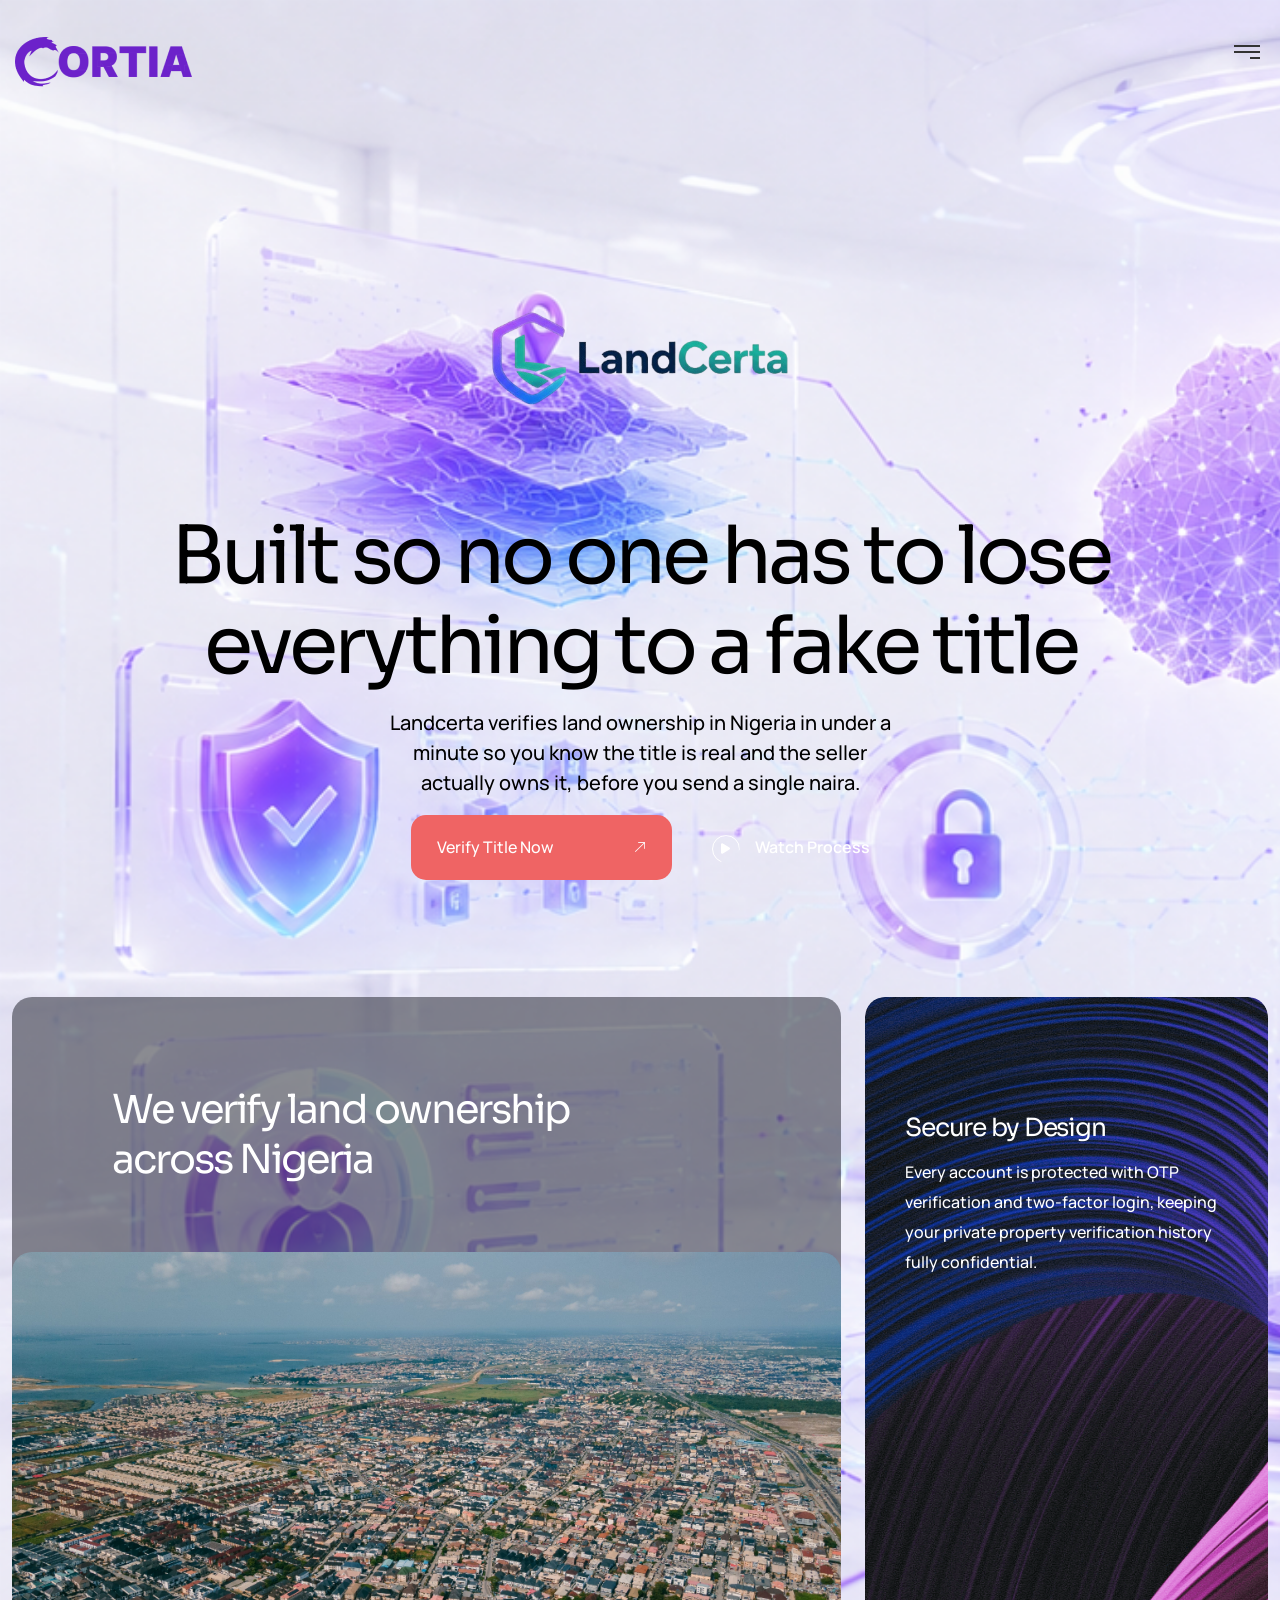
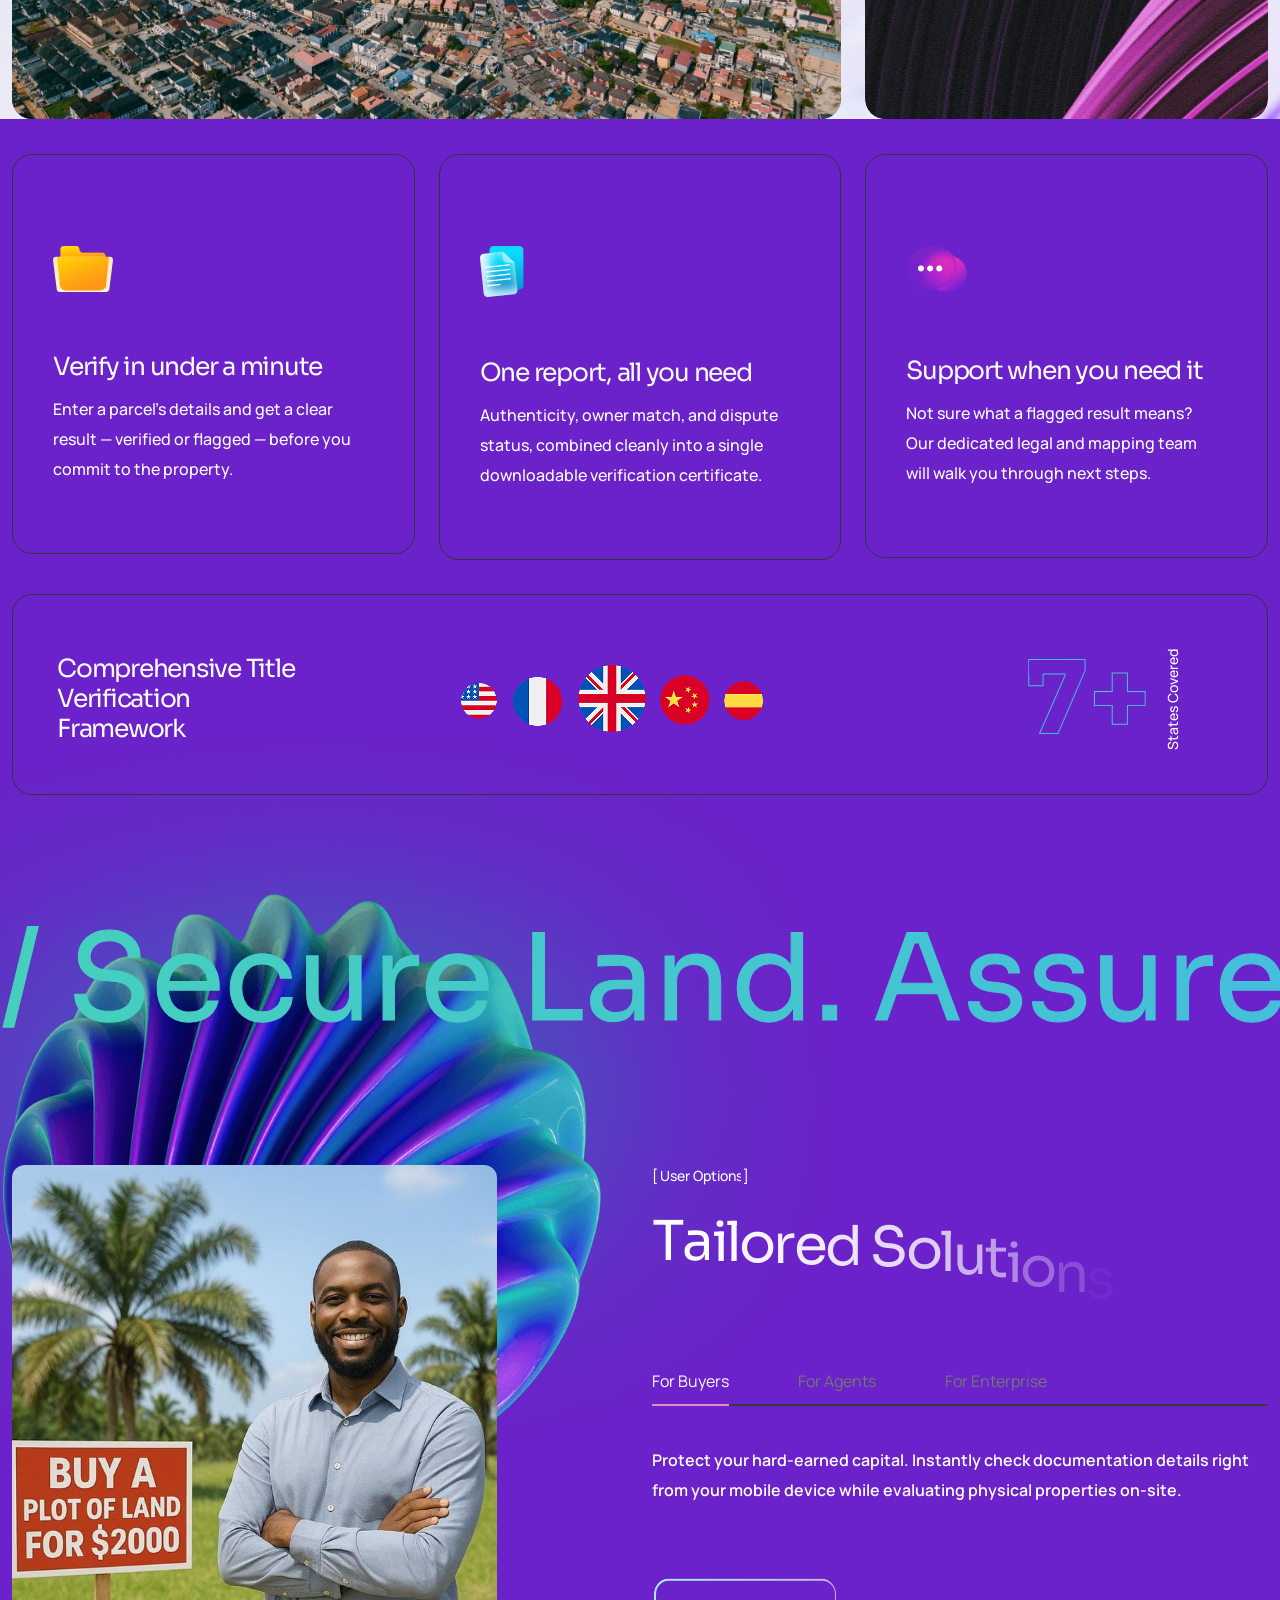
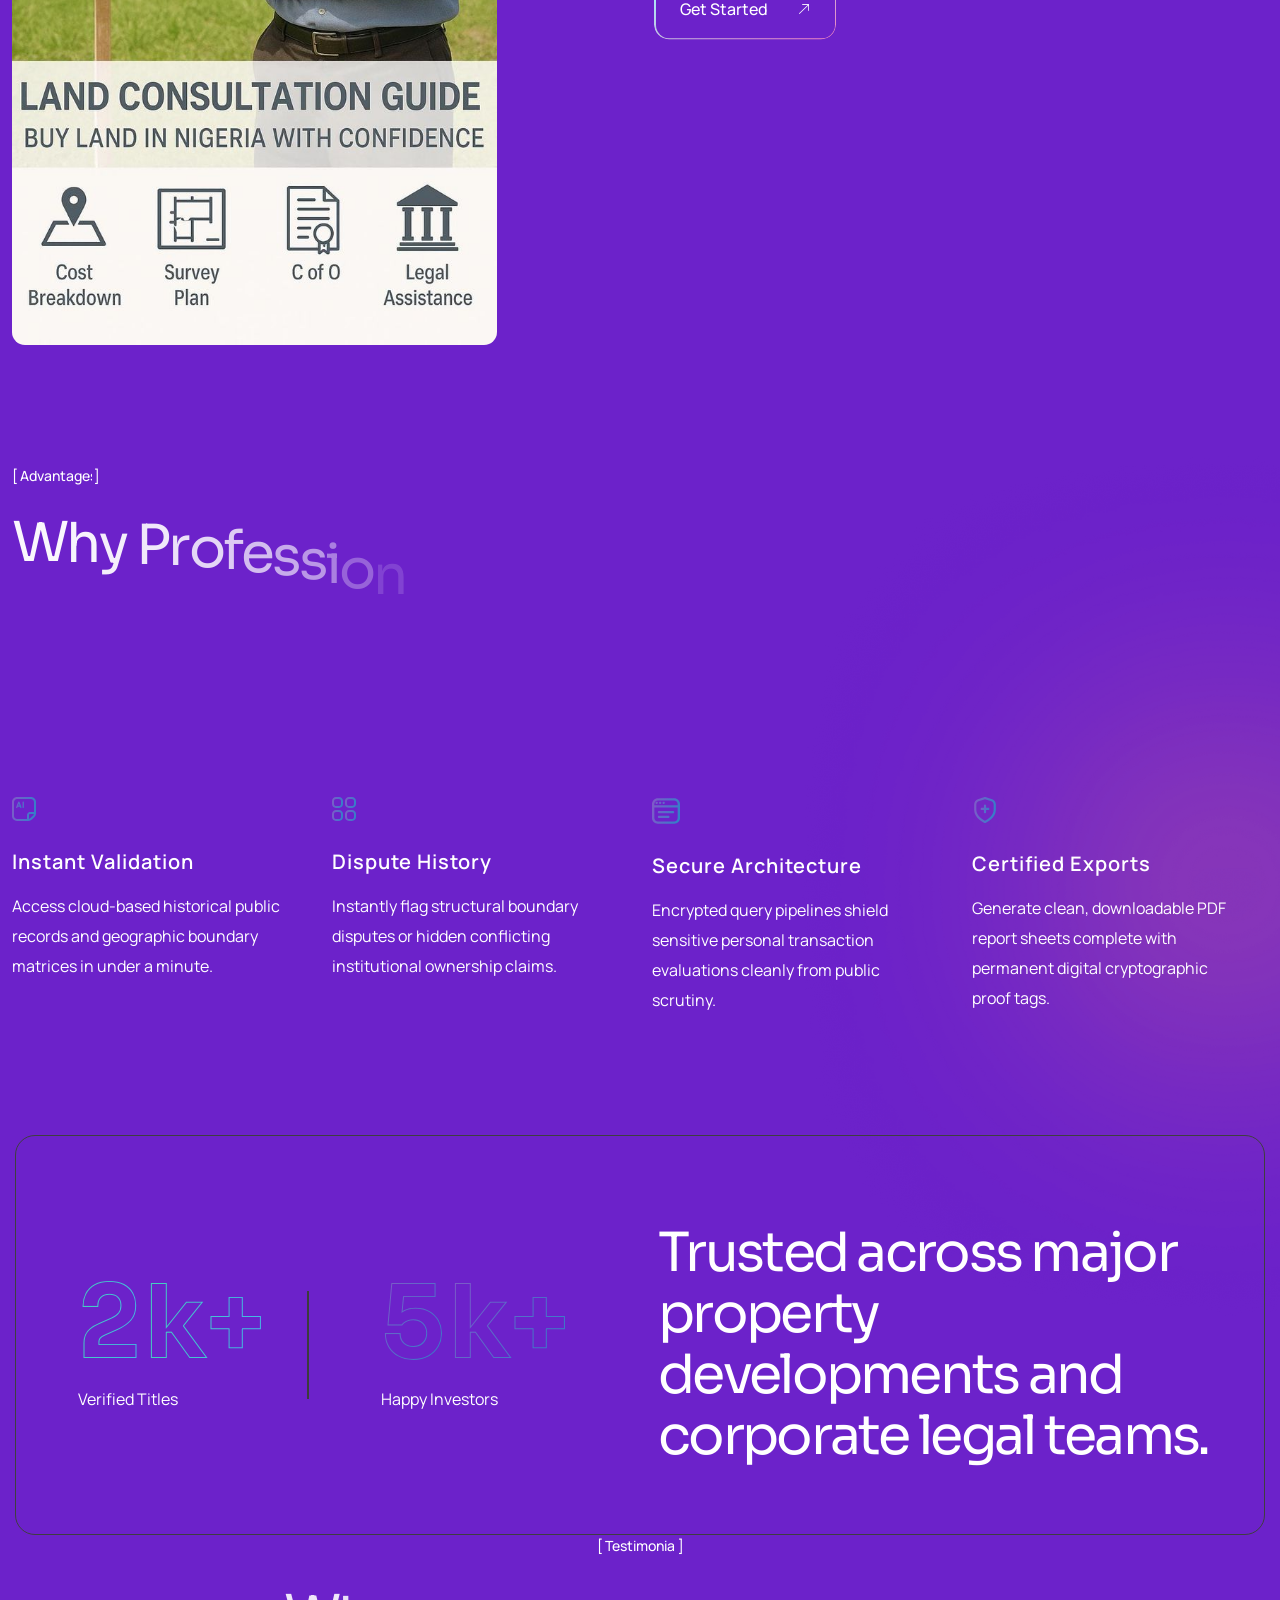
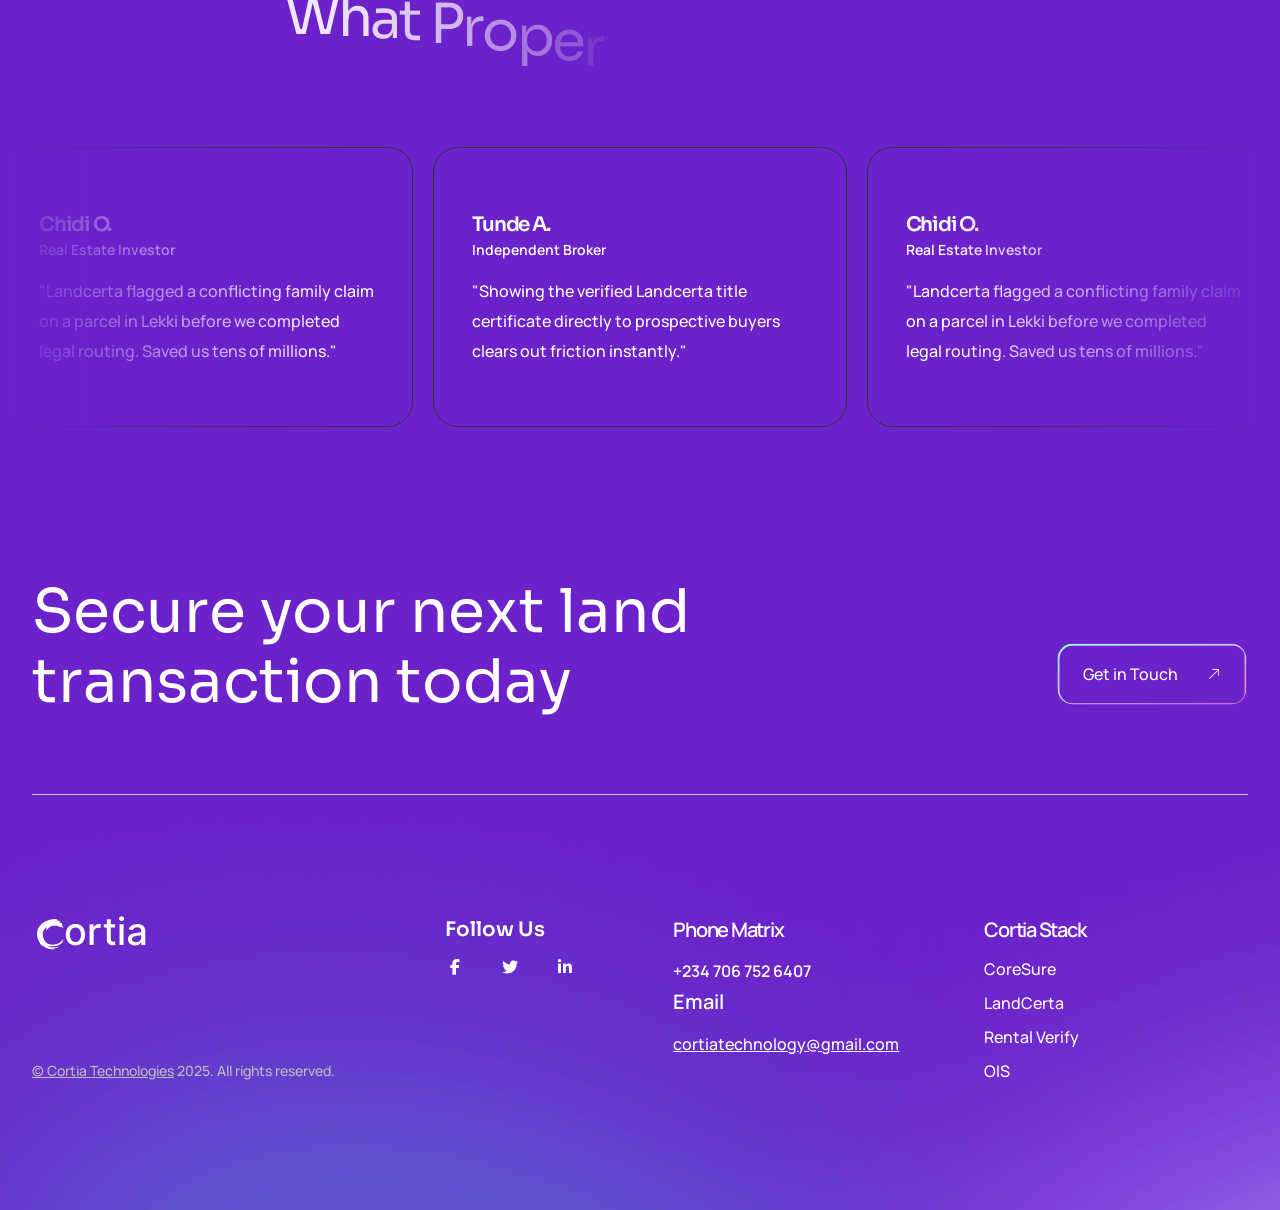
<file: index2.html>
<!DOCTYPE html>
<html lang="en">
<meta http-equiv="content-type" content="text/html;charset=UTF-8" />
<head>
    <meta charset="UTF-8">
    <meta name="viewport" content="width=device-width, initial-scale=1.0">
    <title>Landcerta | Cortia Technologies</title>

    <!-- Preconnect for faster font loading -->
    <link rel="preconnect" href="https://fonts.googleapis.com/">
    <link rel="preconnect" href="https://fonts.gstatic.com/" crossorigin>

    <!-- favicon -->
    <link rel="icon" type="image/png" href="assets/images/logo-01-light.svg">

    <!-- Google Fonts -->
    <link href="https://fonts.googleapis.com/css2?family=Sora:wght@100..800&amp;display=swap" rel="stylesheet" media="print" onload="this.media='all'">
    <link href="https://fonts.googleapis.com/css2?family=Manrope:wght@200..800&amp;display=swap" rel="stylesheet" media="print" onload="this.media='all'">

    <!-- CSS Enqueue -->
    <link rel="stylesheet" href="assets/css/font-awesome.min.css" media="print" onload="this.media='all'">
    <link rel="stylesheet" href="assets/css/plugins/fontello-enqueue.css" media="print" onload="this.media='all'">
    <link rel="stylesheet" href="assets/css/plugins/fontello-icons.css" media="print" onload="this.media='all'">
    <link rel="stylesheet" href="https://cdnjs.cloudflare.com/ajax/libs/font-awesome/6.5.1/css/all.min.css" media="print" onload="this.media='all'">
    <noscript>
        <link rel="stylesheet" href="https://cdnjs.cloudflare.com/ajax/libs/font-awesome/6.5.1/css/all.min.css">
    </noscript>
    
    <link rel="stylesheet" href="assets/css/plugins/bootstrap.min.css">
    <link rel="stylesheet" href="assets/css/style.css">

    <link rel="stylesheet" href="assets/css/plugins/swiper-bundle.min.css" media="print" onload="this.media='all'">
    <noscript>
        <link rel="stylesheet" href="assets/css/plugins/swiper-bundle.min.css">
    </noscript>

    <link rel="stylesheet" href="assets/css/plugins/lightgallery-bundle.min.css" media="print" onload="this.media='all'">
    <noscript>
        <link rel="stylesheet" href="assets/css/plugins/lightgallery-bundle.min.css">
    </noscript>
</head>

<body class="dark">
    <div class="wrapper">
        <!-- Preloader -->
        <div id="preloader">
            <div class="loader">
                <img src="assets/images/preloader-dark.png" alt="Loading...">
            </div>
        </div>
        
        <!-- Video Modal -->
        <div class="video-modal">
            <div class="video-modal-content">
                <span class="close-btn">&times;</span>
                <iframe allow="autoplay; encrypted-media" allowfullscreen></iframe>
            </div>
        </div>

        <!-- Search Popup -->
        <div class="search-popup" data-popup="1">
            <div class="search-popup-content">
                <form>
                    <button type="submit"><i class="fa fa-search"></i></button>
                    <input type="text" placeholder="Search Property or Verification ID..." required>
                </form>
                <button type="button" class="close-popup"></button>
            </div>
        </div>

        <!-- Side Menu -->
        <div class="side-menu" id="sideMenu">
        <div class="overlay" id="overlay"></div>
        <a href="javascript:void(0)" class="close-btn" id="closeBtn"><i class="fa fa-close"></i> close</a>
        <div class="menu-content">
            <a class='logo' href='index.html'>
                <img src="assets/images/logo.png" alt="logo">
            </a>
            <div class="sidebar-menu">
                <h4 class="title">contacts</h4>
                <!--<p>USA, New York - 1060 <br> Str. First Avenue 1</p>
                <a href="#" title="" class="nmbr"> +234 706 752 6407</a>-->
                <a href="#" title="" class="nmbr"> +234 706 752 6407</a>
                <a href="mailto:cortiatechnology@gmail.com" class="email">cortiatechnology@gmail.com</a>
                <a href="#" title="" class="ibt-btn ibt-btn-outline-3 ibt-btn-rounded">
                    <span>Get in Touch</span>
                </a>
            </div>
                <ul class="social-icon">
                    <li><a href="www.facebook.html"><i class="fab fa-facebook-f"></i></a></li>
                    <li><a href="https://x.com/i/flow/login?lang=en"><i class="fab fa-twitter"></i></a></li>
                    <li><a href="https://www.linked.com/"><i class="fab fa-linkedin-in"></i></a></li>
                    <li><a href="https://www.youtube.com/"><i class="fab fa-youtube"></i></a></li>
                </ul>
            </div>
        </div>

         
    <!-- Mobile Menu -->
    <div data-menu="mobileMenu" class="side-menu2">
        <div class="menu-btns">
            <a href="#" class="popup-search" data-popup="1"><i class="fa fa-search"></i></a>
            <button id="mobileCloseBtn2" class="close-btn"></button>
        </div>
        <ul>
            <li>
                <a href="#">Cortia Stack</a>
                <ul>
                                          <li><a href="index1.html">Core Sure — Build with Confidence</a></li>
                                                <li><a href="index2.html">LandCerta —  Secure Land. Assured Future</a></li>
                                                <li><a href="index3.html">Rental Verify —  Verify. Rent. Relax</a></li>
                                                <li><a href="index4.html">OIS — Managed Infrastructure</a></li>
                </ul>
            </li>
            <li>
                <a href="#">Company</a>
                <ul>
                    <li><a href="about-us.html">About us</a></li>
                    <li class="sub-menu">
                        <a href="#">Team</a>
                        <ul>
                            <li><a href="team.html">Our team</a></li>
                            <li><a href="team-single.html">Team Single</a></li>
                        </ul>
                    </li>
                </ul>
            </li>
            <li>
                <a href="#">Blog</a>
                <ul>
                    <li><a href="blog.html">Blog Classic</a></li>
                    <li><a href="blog2.html">Blog Grid</a></li>
                    <li><a href="blog-single.html">Blog Single</a></li>
                </ul>
            </li>
            <li><a href="contact.html">Contacts</a></li>
        </ul>
        <div class="menu-contact">
            <span>Contacts</span>
            <a href="tel:+2347067526407" class="nmbr">+234 706 752 6407</a>
            <a href="mailto:cortiatech@gmail.com" class="gmail">cortiatech@gmail.com</a>
        </div>
        <div class="menu-links">
            <span>Follow us:</span>
            <ul class="social-icon">
                <li><a href="#" title="Facebook"><i class="fab fa-facebook-f"></i></a></li>
                <li><a href="https://x.com/" title="X (Twitter)"><i class="fab fa-twitter"></i></a></li>
                <li><a href="https://www.linkedin.com/" title="LinkedIn"><i class="fab fa-linkedin-in"></i></a></li>
                <li><a href="https://www.youtube.com/" title="YouTube"><i class="fab fa-youtube"></i></a></li>
            </ul>
            <a href="contact.html" class="ibt-btn ibt-btn-outline-3 ibt-btn-rounded">
                <span>Get in Touch</span>
            </a>
        </div>
    </div>
    <div class="overlay2"></div>

    <!-- Sticky Header -->
    <header class="sticky-active v14">
        <div class="header-menu-area">
            <div class="row gx-20 align-items-center justify-content-between">
                <div class="col-auto">
                    <div class="header-logo">
                        <a href="javascript:void(0)" class="menu-toggle"></a>
                        <a href="index.html">
                            <img src="assets/images/logo.png" alt="logo">
                        </a>
                    </div>
                </div>
                <div class="col-auto">
                    <nav class="main-menu menu-style1 v4">
                        <ul>
                            <li>
                                <a class="active" href="index.html">
                                    <span class="menu-item">Cortia Stack</span>
                                    <span class="menu-item2">Cortia Stack</span>
                                </a>
                                <ul class="mega-sub-menu">
                                    <li class="mega-menu-column">
                                        <ul>
                                            <li><a href="index1.html">Core Sure</a></li>
                                                <li><a href="index2.html">LandCerta</a></li>
                                                <li><a href="index3.html">Rental Verify</a></li>
                                                <li><a href="index4.html">OIS</a></li>
                                        </ul>
                                    </li>
                                    <li class="mega-menu-column">
                                        <a class="darkModeTriggerImg" href="index.html"><img src="assets/images/event/dark-version.png" alt="AI Agency & Technology HTML Template"></a>
                                        <a class="darkModeTriggerImg2" href="index.html"><img src="assets/images/event/light-version.png" alt="AI Agency & Technology HTML Template"></a>
                                    </li>
                                </ul>
                            </li>
                            <li>
                                <a href="#">
                                    <span class="menu-item">Company</span>
                                    <span class="menu-item2">Company</span>
                                </a>
                                <ul class="sub-menu">
                                    <li><a href="about-us.html">About us</a></li>
                                    <li>
                                        <a href="team.html">Team</a>
                                        <ul class="sub-menu v1">
                                            <li><a href="team.html">Creative team</a></li>
                                            <li><a href="team-single.html">Team Single</a></li>
                                        </ul>
                                    </li>
                                </ul>
                            </li>
                            <li>
                                <a href="blog.html">
                                    <span class="menu-item">Blog</span>
                                    <span class="menu-item2">Blog</span>
                                </a>
                                <ul class="sub-menu">
                                    <li><a href="blog.html">Blog Classic</a></li>
                                    <li><a href="blog2.html">Blog Grid</a></li>
                                    <li><a href="blog-single.html">Blog Single</a></li>
                                </ul>
                            </li>
                            <li>
                                <a href="contact.html">
                                    <span class="menu-item">Contacts</span>
                                    <span class="menu-item2">Contacts</span>
                                </a>
                            </li>
                        </ul>
                    </nav>
                </div>
                <div class="col-auto d-none d-xl-block">
                    <div class="btn-box">
                        <a href="tel:+2347067526407" class="header-contact11">+234 706 752 6407</a>
                        <a href="#" class="popup-search" data-popup="1"><i class="fa fa-search"></i></a>
                        <a class="ibt-btn ibt-btn-outline-3 ibt-btn-rounded" href="contact.html">
                            <span>Get in Touch</span>
                        </a>
                    </div>
                </div>
            </div>
            <button class="hamburger popup-menu" data-menu="mobileMenu">
                <span></span>
                <span></span>
                <span></span>
            </button>
        </div>
    </header>
    <!-- End Sticky Header -->

    <!--======== Header ========-->
    <header class="vs-header14">
        <div class="container2 position-relative">
            <div class="header-menu-area">
                <div class="row gx-20 align-items-center justify-content-between">
                    <div class="col-auto">
                        <div class="header-logo">
                            <a href="javascript:void(0)" class="menu-toggle"></a>
                            <a href="index14.html">
                                <img src="assets/images/logo.png" alt="logo">
                            </a>
                        </div>
                    </div>
                    <div class="col-auto">
                        <nav class="main-menu menu-style1 v4">
                            <ul>
                                <li>
                                    <a class="active" href="index14.html">
                                        <span class="menu-item">Cortia Stack</span>
                                        <span class="menu-item2">Cortia Stack</span>
                                    </a>
                                    <ul class="mega-sub-menu">
                                        <li class="mega-menu-column">
                                            <ul>
                                               <li><a href="index1.html">Core Sure — Build with Confidence</a></li>
                                                <li><a href="index2.html">LandCerta —  Secure Land. Assured Future</a></li>
                                                <li><a href="index3.html">Rental Verify —  Verify. Rent. Relax</a></li>
                                                <li><a href="index4.html">OIS — Managed Infrastructure</a></li>
                                            </ul>
                                        </li>
                                        <li class="mega-menu-column">
                                            <a class="darkModeTriggerImg" href="index.html"><img src="assets/images/event/dark-version.png" alt="AI Agency & Technology HTML Template"></a>
                                            <a class="darkModeTriggerImg2" href="index.html"><img src="assets/images/event/light-version.png" alt="AI Agency & Technology HTML Template"></a>
                                        </li>
                                    </ul>
                                </li>
                                <li>
                                    <a href="#">
                                        <span class="menu-item">Company</span>
                                        <span class="menu-item2">Company</span>
                                    </a>
                                    <ul class="sub-menu">
                                        <li><a href="about-us.html">About us</a></li>
                                        <li>
                                            <a href="team.html">Team</a>
                                            <ul class="sub-menu v1">
                                                <li><a href="team.html">Creative team</a></li>
                                                <li><a href="team-single.html">Team Single</a></li>
                                            </ul>
                                        </li>
                                    </ul>
                                </li>
                                <li>
                                    <a href="blog.html">
                                        <span class="menu-item">Blog</span>
                                        <span class="menu-item2">Blog</span>
                                    </a>
                                    <ul class="sub-menu">
                                        <li><a href="blog.html">Blog Classic</a></li>
                                        <li><a href="blog2.html">Blog Grid</a></li>
                                        <li><a href="blog-single.html">Blog Single</a></li>
                                    </ul>
                                </li>
                                <li>
                                    <a href="contact.html">
                                        <span class="menu-item">Contacts</span>
                                        <span class="menu-item2">Contacts</span>
                                    </a>
                                </li>
                            </ul>
                        </nav>
                    </div>
                    <div class="col-auto d-none d-xl-block">
                        <div class="btn-box">
                            <a href="tel:+2347067526407" class="header-contact11">+234 706 752 6407</a>
                            <a href="#" class="popup-search" data-popup="1"><i class="fa fa-search"></i></a>
                            <a class="ibt-btn ibt-btn-outline-3 ibt-btn-rounded" href="contact.html">
                                <span>Get in Touch</span>
                            </a>
                        </div>
                    </div>
                </div>
                <button class="hamburger popup-menu" data-menu="mobileMenu">
                    <span></span>
                    <span></span>
                    <span></span>
                </button>
            </div>
        </div>
    </header>
    <!--======== / Header ========-->
        <!-- Main Hero Section -->
        <section class="main-sec20">
            <div class="hero-style20">
                <div class="container">
                    <div class="hero-content20">
                        <img src="assets/images/landcerta-logo.png"  width="400px" height="100px" alt="Landcerta Logo">
                        <h1 class="title" style="color: #000000;">Built so no one has to lose everything to a fake title</h1>
                        <p style="color: #000000;">
                            Landcerta verifies land ownership in Nigeria in under a minute  so you know the title is real and the seller actually owns it, before you send a single naira.
                        </p>
                        <div class="hero-btn18">
                            <a class='ibt-btn ibt-btn-secondary' href='contact.html'>
                                <span>Verify Title Now</span>
                                <i class="icon-arrow-top"></i>
                            </a>
                            <a href="#" class="video-popup" data-video="https://www.youtube.com/embed/aircAruvnKk">
                                <i class="fa fa-play"></i> Watch Process
                            </a>
                        </div>
                    </div>
                </div>
            </div>

            <!-- Global Verification Status Section -->
            <div class="service-sec27">
                <div class="container">
                    <div class="row">
                        <div class="col-xl-8 col-lg-8 col-md-6">
                            <div class="ser-card27">
                                <h4 class="title">We verify land ownership across Nigeria</h4>
                                <img src="assets/images/service/area.jpg" width="100%" height="200px" alt="Coverage Map">
                            </div>
                        </div>
                        <div class="col-xl-4 col-lg-4 col-md-6">
                            <div class="ser-card27_card3">
                                <img src="assets/images/service/ser27-2.png" alt="Secure Infrastructure Icon">
                                <div class="ser-content27">
                                    <h4 class="title">Secure by Design</h4>
                                    <p>Every account is protected with OTP verification and two-factor login, keeping your private property verification history fully confidential.</p>
                                </div>
                            </div>
                        </div>
                    </div>
                </div>
            </div>
        </section>

        <!-- Features Grid -->
        <section class="feature-sec16">
            <div class="container">
                <div class="row">
                    <div class="col-lg-4 col-md-6">
                        <div class="feature-block16">
                            <img src="assets/images/feature/fea16-1.png" alt="Fast Verification">
                            <h4 class="title">Verify in under a minute</h4>
                            <p>Enter a parcel's details and get a clear result — verified or flagged — before you commit to the property.</p>
                        </div>
                    </div>
                    <div class="col-lg-4 col-md-6">
                        <div class="feature-block16">
                            <img src="assets/images/feature/fea16-2.png" alt="Full Report">
                            <h4 class="title">One report, all you need</h4>
                            <p>Authenticity, owner match, and dispute status, combined cleanly into a single downloadable verification certificate.</p>
                        </div>
                    </div>
                    <div class="col-lg-4 col-md-6">
                        <div class="feature-block16">
                            <img src="assets/images/feature/fea16-3.png" alt="Expert Support">
                            <h4 class="title">Support when you need it</h4>
                            <p>Not sure what a flagged result means? Our dedicated legal and mapping team will walk you through next steps.</p>
                        </div>
                    </div>
                </div>
            </div>
        </section>

        <!-- Dynamic Counter -->
        <section class="funfact-sec4">
            <div class="container">
                <div class="funfact-content">
                    <h4 class="title">Comprehensive Title Verification Framework</h4>
                    <img src="assets/images/event/flag.png" alt="National Verification Coverage">
                    <div class="funfact-count">
                        <div class="counter-box11">
                            <span class="counter-number" data-target="36">0</span>
                            <span class="counter-text">+</span>
                        </div>
                        <span class="user">States Covered</span>
                    </div>
                </div>
            </div>
        </section>

        <!-- Marquee Ticker -->
        <section class="marquee-sec ibt-section-gap">
            <h2 style="display:none;">Security Marquee</h2>
            <div class="marquee v3">
                <div class="marquee-inner">
                    <span>/ Secure Land. Assured Future. </span>
                    <span>/ Under One Minute Title Authenticity check. </span>
                    <span>/ Don't Lose Everything to Fake Titles. </span>
                </div>
            </div>
        </section>

        <!-- Tabs Section (Target Audiences) -->
        <section class="feature-sec14 v2 ibt-section-gap">
            <div class="container">
                <div class="row">
                    <div class="col-lg-6">
                        <div class="feature-img14">
                            <img src="assets/images/service/landconsultation.jpg" alt="Land Verification Consultation"  style="width: 80%; height: 780px; object-fit: cover; border-radius: 13px;">
                        </div>
                    </div>
                    <div class="col-lg-6">
                        <div class="feature-content12">
                            <div class="sec-title white">
                                <span class="sub-title">User Options</span>
                                <h2 class="title animated-heading">Tailored Solutions for Property Ecosystems</h2>
                            </div>
                            <ul class="nav nav-tabs" id="myTab" role="tablist">
                                <li class="nav-item" role="presentation">
                                    <button class="nav-link active" id="buyers-tab" data-bs-toggle="tab" data-bs-target="#buyers" type="button" role="tab">For Buyers</button>
                                </li>
                                <li class="nav-item" role="presentation">
                                    <button class="nav-link" id="agents-tab" data-bs-toggle="tab" data-bs-target="#agents" type="button" role="tab">For Agents</button>
                                </li>
                                <li class="nav-item" role="presentation">
                                    <button class="nav-link" id="enterprise-tab" data-bs-toggle="tab" data-bs-target="#enterprise" type="button" role="tab">For Enterprise</button>
                                </li>
                            </ul>
                            <div class="tab-content" id="myTabContent">
                                <div class="tab-pane fade show active" id="buyers" role="tabpanel">
                                    <p>Protect your hard-earned capital. Instantly check documentation details right from your mobile device while evaluating physical properties on-site.</p>
                                    <a href="contact.html" class="ibt-btn ibt-btn-outline-2"><span>Get Started</span><i class="icon-arrow-top"></i></a>
                                </div>
                                <div class="tab-pane fade" id="agents" role="tabpanel">
                                    <p>Build absolute client confidence. Show prospective buyers verified title confirmations upfront to close deals much faster and clear legal hesitations.</p>
                                    <a href="contact.html" class="ibt-btn ibt-btn-outline-2"><span>Register as Partner</span><i class="icon-arrow-top"></i></a>
                                </div>
                                <div class="tab-pane fade" id="enterprise" role="tabpanel">
                                    <p>Empower your legal teams and financial institutions. Leverage high-throughput batch verifications and deep compliance records via customized API deployments.</p>
                                    <a href="contact.html" class="ibt-btn ibt-btn-outline-2"><span>Request API Access</span><i class="icon-arrow-top"></i></a>
                                </div>
                            </div>
                        </div>
                    </div>
                </div>
            </div>
        </section>

        <!-- Value Propositions Grid -->
        <section class="feature-sec17 ibt-section-gap">
            <div class="container">
                <div class="sec-title white">
                    <span class="sub-title">Advantages</span>
                    <h2 class="title animated-heading">Why Professionals Choose Our Verification Framework</h2>
                </div>
                <div class="row">
                    <div class="col-lg-3 col-md-6 col-sm-6">
                        <div class="feature-card15">
                            <img src="assets/images/feature/feature1.svg" alt="Instant Check">
                            <h4 class="title">Instant Validation</h4>
                            <p>Access cloud-based historical public records and geographic boundary matrices in under a minute.</p>
                        </div>
                    </div>
                    <div class="col-lg-3 col-md-6 col-sm-6">
                        <div class="feature-card15">
                            <img src="assets/images/feature/feature2.svg" alt="Accuracy">
                            <h4 class="title">Dispute History</h4>
                            <p>Instantly flag structural boundary disputes or hidden conflicting institutional ownership claims.</p>
                        </div>
                    </div>
                    <div class="col-lg-3 col-md-6 col-sm-6">
                        <div class="feature-card15">
                            <img src="assets/images/feature/feature3.svg" alt="Security">
                            <h4 class="title">Secure Architecture</h4>
                            <p>Encrypted query pipelines shield sensitive personal transaction evaluations cleanly from public scrutiny.</p>
                        </div>
                    </div>
                    <div class="col-lg-3 col-md-6 col-sm-6">
                        <div class="feature-card15">
                            <img src="assets/images/feature/feature4.svg" alt="Reports">
                            <h4 class="title">Certified Exports</h4>
                            <p>Generate clean, downloadable PDF report sheets complete with permanent digital cryptographic proof tags.</p>
                        </div>
                    </div>
                </div>
            </div>
        </section>

        <!-- Growth Statistics -->
        <section class="funfact-sec5">
            <div class="container3">
                <div class="funfact-info5">
                    <div class="funfact-content5">
                        <div class="funfact-count5">
                            <div class="counter-box17"><span class="counter-number" data-target="15">0</span><span class="counter-text">k+</span></div>
                            <span class="user3">Verified Titles</span>
                        </div>
                        <div class="funfact-count5 v2">
                            <div class="counter-box17"><span class="counter-number" data-target="45">0</span><span class="counter-text">k+</span></div>
                            <span class="user3">Happy Investors</span>
                        </div>
                    </div>
                    <h4 class="title">Trusted across major property developments and corporate legal teams.</h4>
                </div>
            </div>
        </section>

        <!-- Clean Testimonials -->
        <section class="testimonial-sec5">
            <div class="container">
                <div class="sec-title text-center white">
                    <span class="sub-title">Testimonials</span>
                    <h2 class="title animated-heading">What Property Investors Say About Landcerta</h2>
                </div>
            </div>
            <div class="swiper-wrapper-parent">
                <div class="swiper testi-slide5">
                    <div class="swiper-wrapper">
                        <div class="swiper-slide">
                            <div class="test-block5">
                                <h4 class="name">Chidi O.</h4>
                                <span class="designation">Real Estate Investor</span>
                                <p>"Landcerta flagged a conflicting family claim on a parcel in Lekki before we completed legal routing. Saved us tens of millions."</p>
                                <div class="custom-cursor">DRAG</div>
                            </div>
                        </div>
                        <div class="swiper-slide">
                            <div class="test-block5">
                                <h4 class="name">Tunde A.</h4>
                                <span class="designation">Independent Broker</span>
                                <p>"Showing the verified Landcerta title certificate directly to prospective buyers clears out friction instantly."</p>
                                <div class="custom-cursor">DRAG</div>
                            </div>
                        </div>

                        <div class="swiper-slide">
                            <div class="test-block5">
                                <h4 class="name">Chidi O.</h4>
                                <span class="designation">Real Estate Investor</span>
                                <p>"Landcerta flagged a conflicting family claim on a parcel in Lekki before we completed legal routing. Saved us tens of millions."</p>
                                <div class="custom-cursor">DRAG</div>
                            </div>
                        </div>

                        <div class="swiper-slide">
                            <div class="test-block5">
                                <h4 class="name">Tunde A.</h4>
                                <span class="designation">Independent Broker</span>
                                <p>"Showing the verified Landcerta title certificate directly to prospective buyers clears out friction instantly."</p>
                                <div class="custom-cursor">DRAG</div>
                            </div>
                        </div>
                    </div>
                </div>
            </div>
        </section>

        <!-- Footer -->
        <footer class="footer-style4 v17">
            <div class="footer-top4">
                <div class="container">
                    <div class="footer-content4">
                        <h2 class="title">Secure your next land transaction today</h2>
                        <a href="contact.html" class="ibt-btn ibt-btn-outline-2">
                            <span>Get in Touch</span>
                            <i class="icon-arrow-top"></i>
                        </a>
                    </div>
                </div>
            </div>
            <div class="widget-area ibt-section-gapTop">
                <div class="container">
                    <div class="row">
                        <div class="col-lg-4">
                            <div class="about-widget4 footer-widget">
                                <div class="footer-logo">
                                    <img src="assets/images/logo2.svg" alt="Cortia Footer Logo">
                                </div>
                                <p><a href="#">© Cortia Technologies</a> 2025. All rights reserved.</p>
                            </div>
                        </div>
                        <div class="col-lg-8">
                            <div class="footer-menu4">
                                <div class="location-widget4 footer-widget">
                                    <h5 class="title">Follow Us</h5>
                                    <ul class="social-icon">
                                        <li><a href="#"><i class="fab fa-facebook-f"></i></a></li>
                                        <li><a href="#"><i class="fab fa-twitter"></i></a></li>
                                        <li><a href="#"><i class="fab fa-linkedin-in"></i></a></li>
                                    </ul>
                                </div>
                                <div class="contact-widget4 footer-widget">
                                    <h4 class="widget-title">Phone Matrix</h4>
                                    <a href="tel:+2347067526407" class="nmbr">+234 706 752 6407</a>
                                    <h5 class="widget-title">Email</h5>
                                    <a href="mailto:cortiatechnology@gmail.com" class="gmail">cortiatechnology@gmail.com</a>
                                </div>
                                <div class="footer-links footer-widget">
                                    <h4 class="widget-title">Cortia Stack</h4>
                                    <ul>
                                        <li><a href="#">CoreSure</a></li>
                                        <li><a href="#">LandCerta</a></li>
                                        <li><a href="#">Rental Verify</a></li>
                                        <li><a href="#">OIS</a></li>
                                    </ul>
                                </div>
                            </div>
                        </div>
                    </div>
                </div>
            </div>
        </footer>

        <!-- Scroll Button -->
        <button id="scrollBtn" title="Go to top"><i class="fas fa-angle-up"></i></button>
    </div>

    <!-- Scripts -->
    <script src="assets/js/bootstrap.min.js" defer></script>
    <script src="assets/js/vendor/swiper-bundle.min.js" defer></script>
    <script src="assets/js/vendor/lenis.min.js" defer></script>
    <script src="assets/js/vendor/gsap.min.js" defer></script>
    <script src="assets/js/vendor/ScrollTrigger.min.js" defer></script>
    <script src="assets/js/main.js" defer></script>
</body>
</html>
</file>
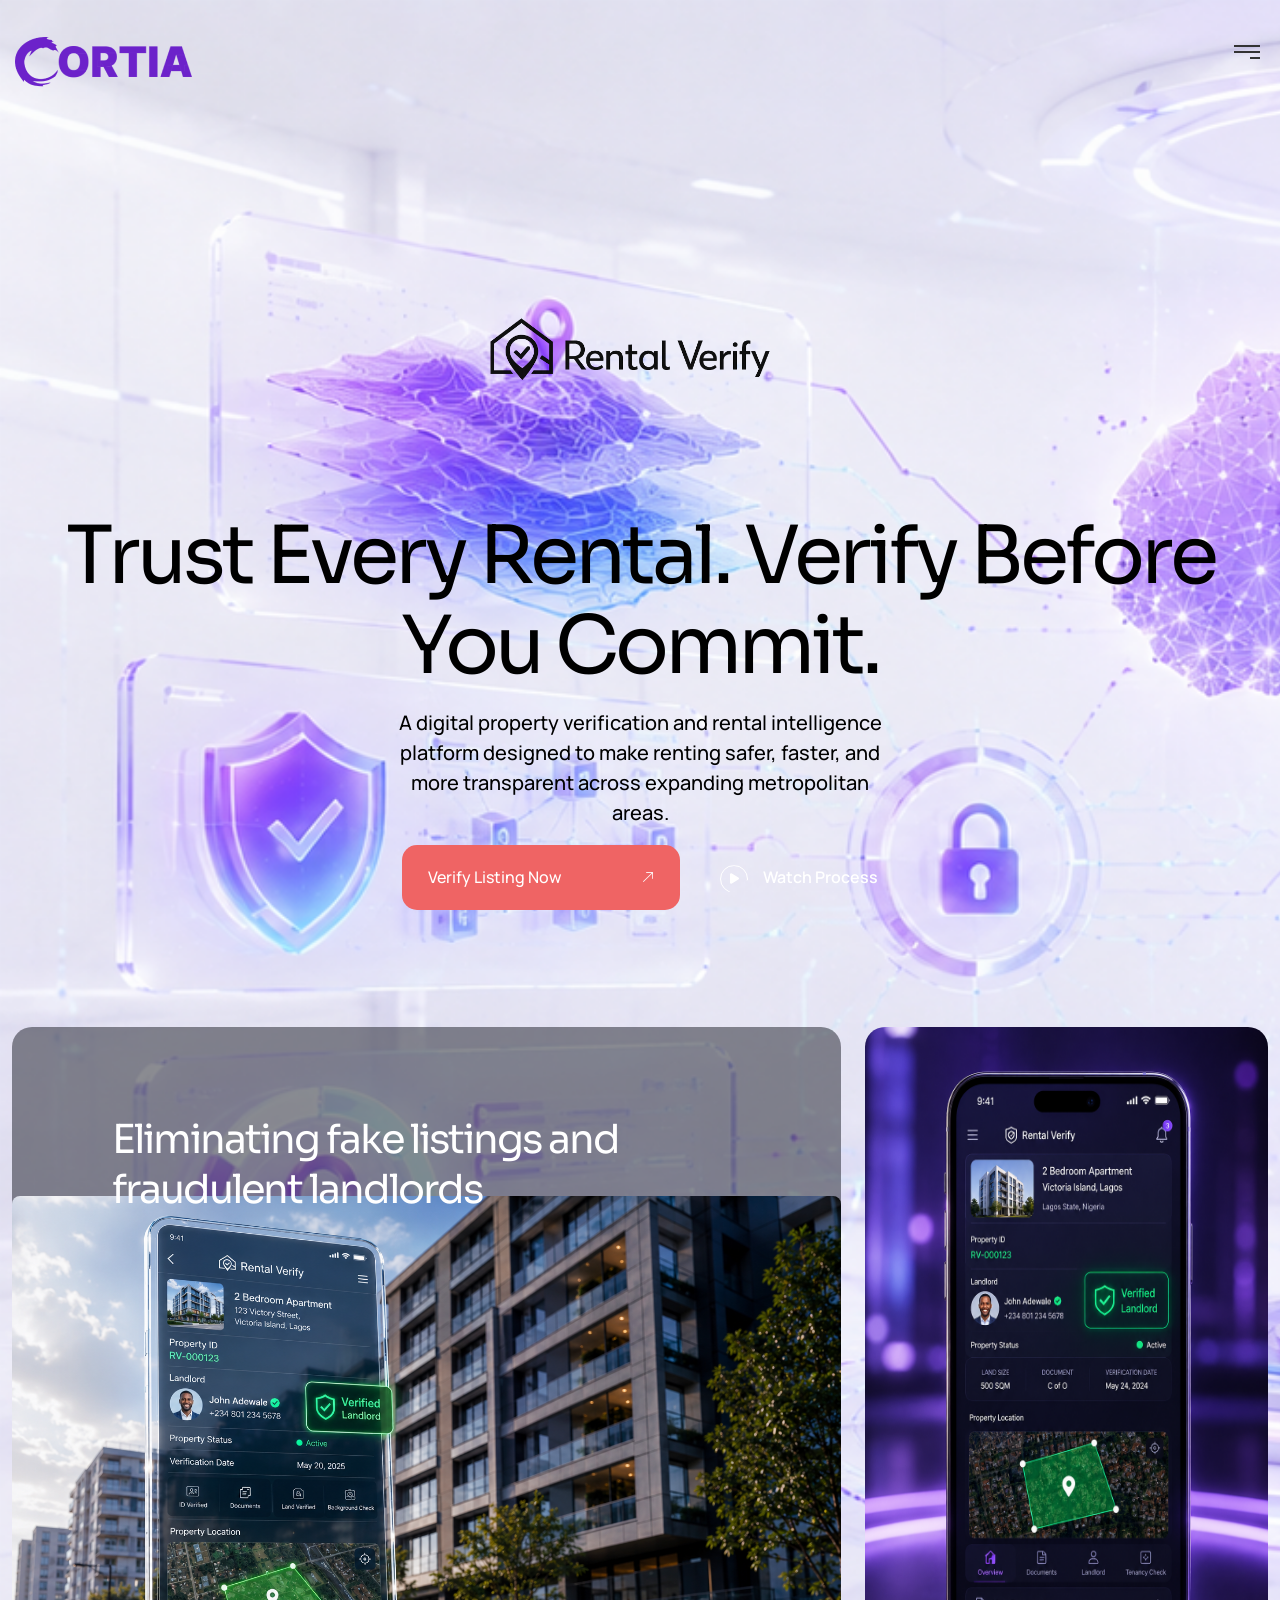
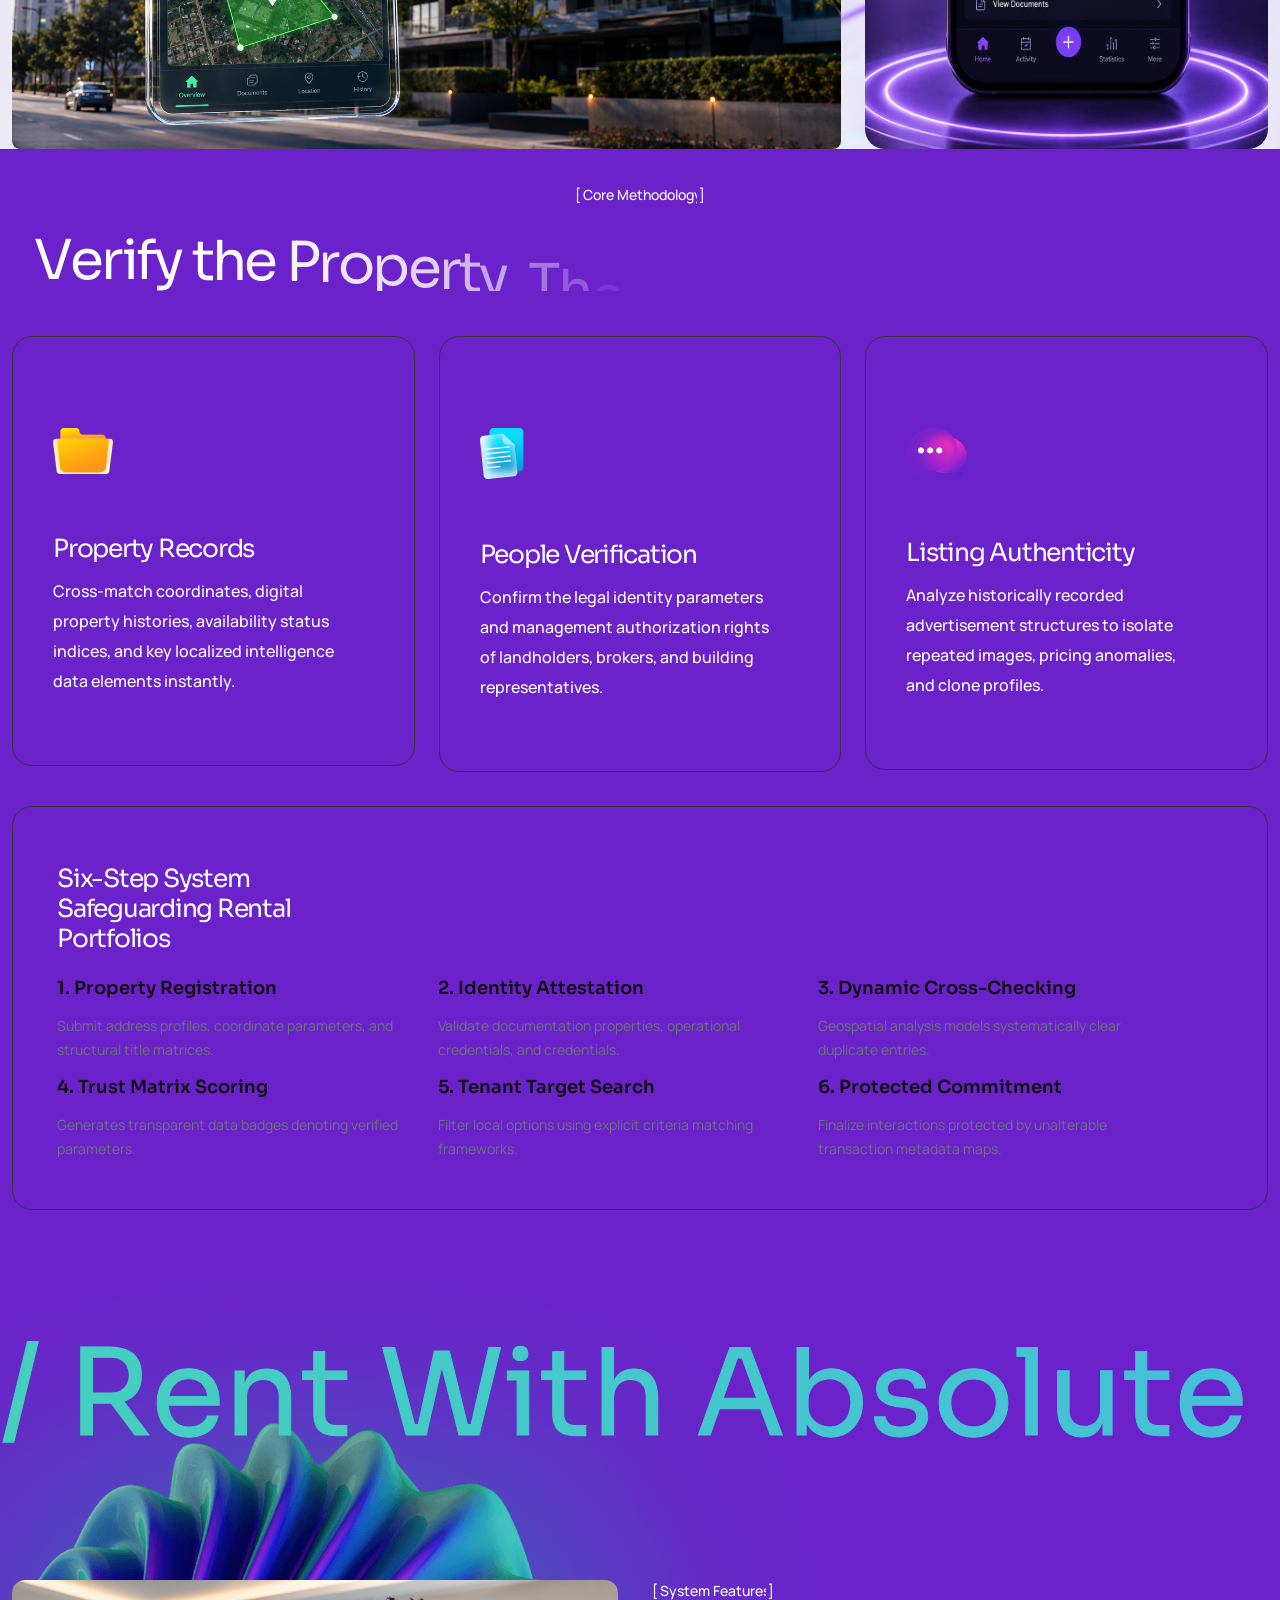
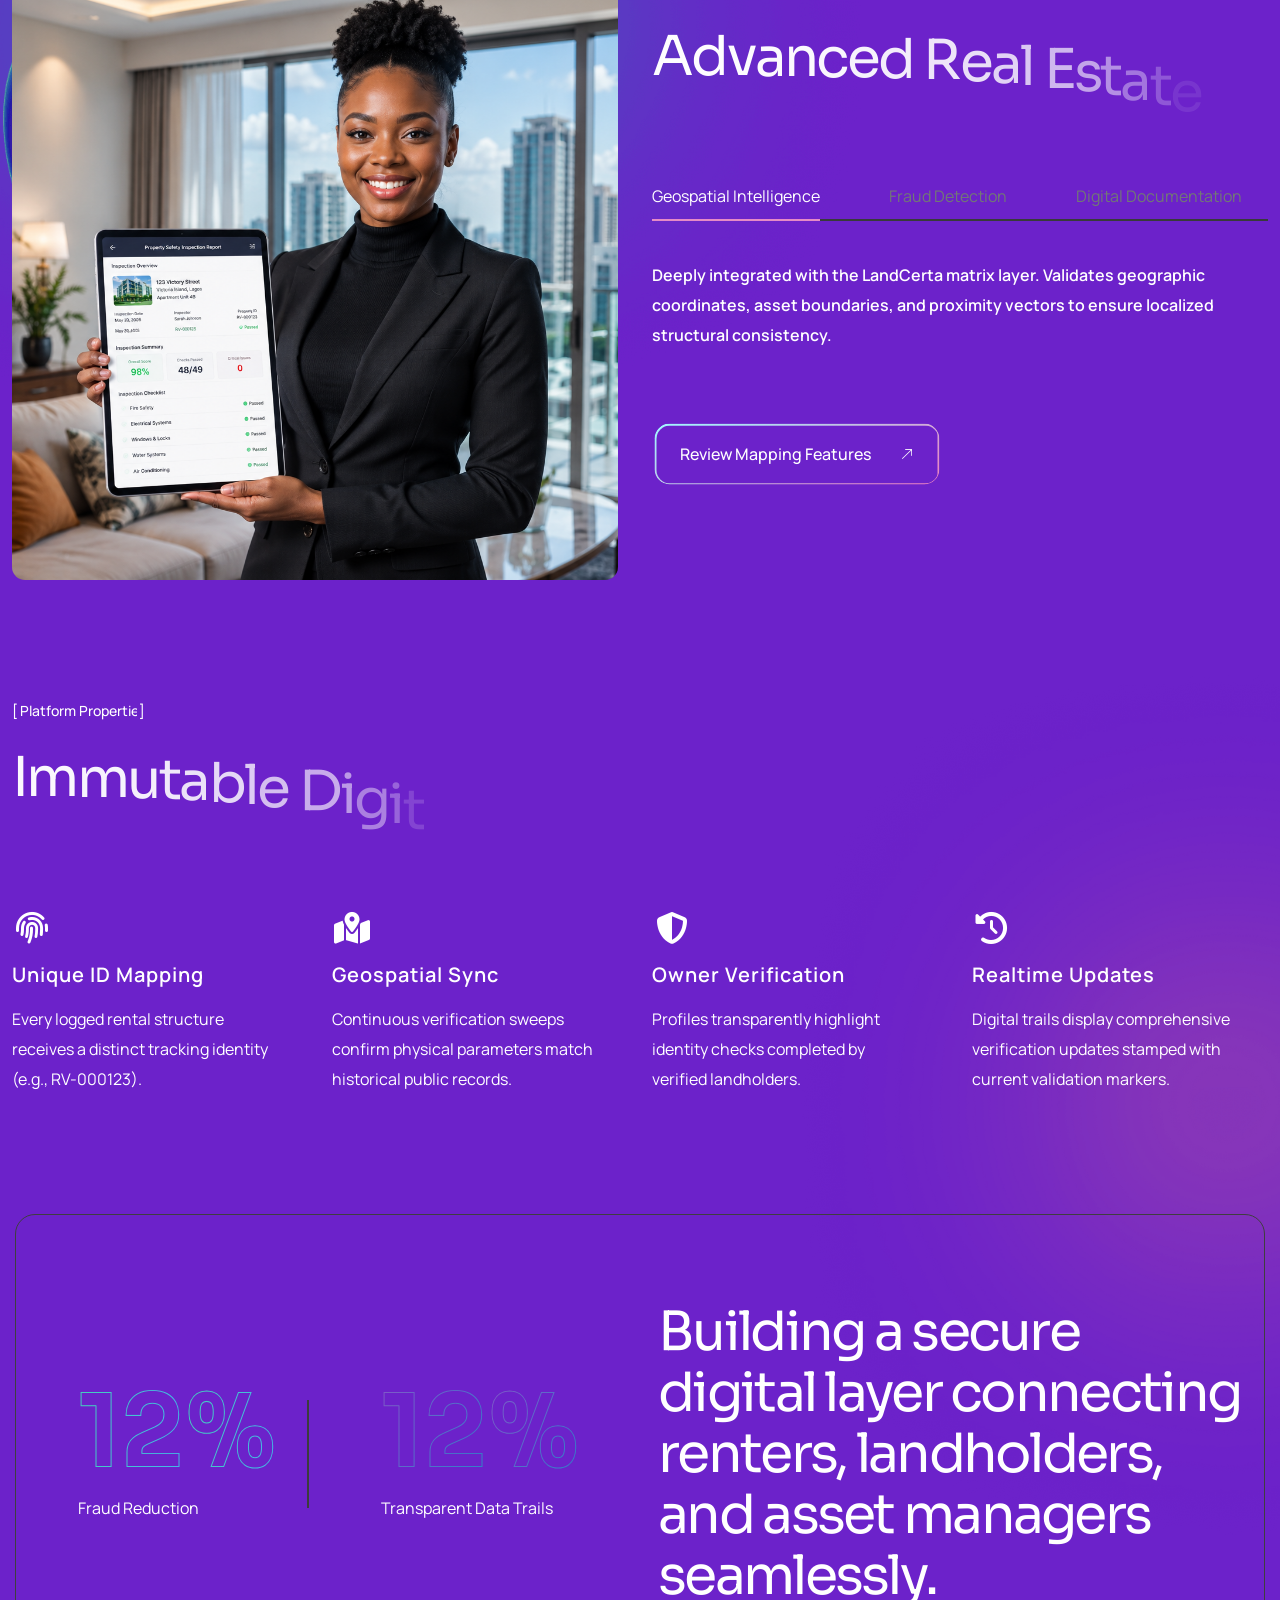
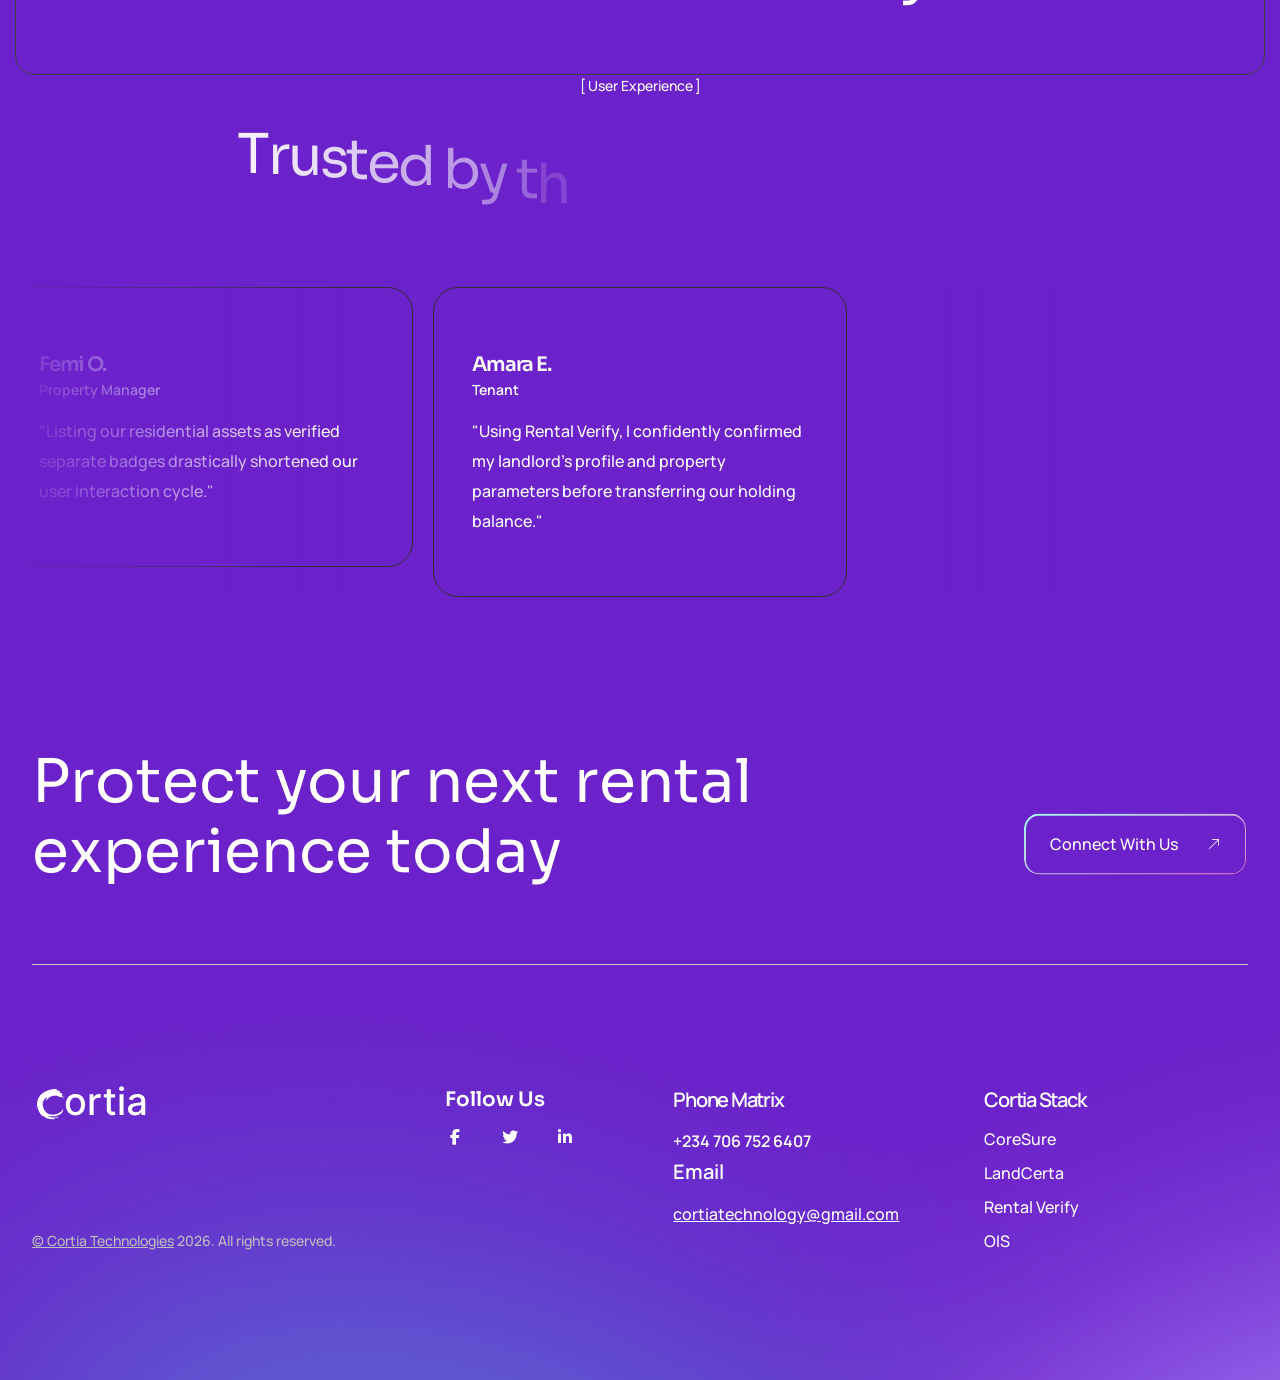
<file: index3.html>
<!DOCTYPE html>
<html lang="en">
<meta http-equiv="content-type" content="text/html;charset=UTF-8" />
<head>
    <meta charset="UTF-8">
    <meta name="viewport" content="width=device-width, initial-scale=1.0">
    <title>Rental Verify | Cortia Technologies</title>

    <!-- Preconnect for faster font loading -->
    <link rel="preconnect" href="https://fonts.googleapis.com/">
    <link rel="preconnect" href="https://fonts.gstatic.com/" crossorigin>

    <!-- favicon -->
    <link rel="icon" type="image/png" href="assets/images/logo-01-light.svg">

    <!-- Google Fonts -->
    <link href="https://fonts.googleapis.com/css2?family=Sora:wght@100..800&amp;display=swap" rel="stylesheet" media="print" onload="this.media='all'">
    <link href="https://fonts.googleapis.com/css2?family=Manrope:wght@200..800&amp;display=swap" rel="stylesheet" media="print" onload="this.media='all'">

    <!-- CSS Enqueue -->
    <link rel="stylesheet" href="assets/css/font-awesome.min.css" media="print" onload="this.media='all'">
    <link rel="stylesheet" href="assets/css/plugins/fontello-enqueue.css" media="print" onload="this.media='all'">
    <link rel="stylesheet" href="assets/css/plugins/fontello-icons.css" media="print" onload="this.media='all'">
    <link rel="stylesheet" href="https://cdnjs.cloudflare.com/ajax/libs/font-awesome/6.5.1/css/all.min.css" media="print" onload="this.media='all'">
    <noscript>
        <link rel="stylesheet" href="https://cdnjs.cloudflare.com/ajax/libs/font-awesome/6.5.1/css/all.min.css">
    </noscript>
    
    <link rel="stylesheet" href="assets/css/plugins/bootstrap.min.css">
    <link rel="stylesheet" href="assets/css/style.css">

    <link rel="stylesheet" href="assets/css/plugins/swiper-bundle.min.css" media="print" onload="this.media='all'">
    <noscript>
        <link rel="stylesheet" href="assets/css/plugins/swiper-bundle.min.css">
    </noscript>

    <link rel="stylesheet" href="assets/css/plugins/lightgallery-bundle.min.css" media="print" onload="this.media='all'">
    <noscript>
        <link rel="stylesheet" href="assets/css/plugins/lightgallery-bundle.min.css">
    </noscript>
</head>

<body class="dark">
    <div class="wrapper">
        <!-- Preloader -->
        <div id="preloader">
            <div class="loader">
                <img src="assets/images/preloader-dark.png" alt="Loading...">
            </div>
        </div>
        
        <!-- Video Modal -->
        <div class="video-modal">
            <div class="video-modal-content">
                <span class="close-btn">&times;</span>
                <iframe allow="autoplay; encrypted-media" allowfullscreen></iframe>
            </div>
        </div>

        <!-- Search Popup -->
        <div class="search-popup" data-popup="1">
            <div class="search-popup-content">
                <form>
                    <button type="submit"><i class="fa fa-search"></i></button>
                    <input type="text" placeholder="Search Rental Property or ID..." required>
                </form>
                <button type="button" class="close-popup"></button>
            </div>
        </div>

      <!-- Search Popup -->
        <div class="search-popup" data-popup="1">
            <div class="search-popup-content">
                <form>
                    <button type="submit"><i class="fa fa-search"></i></button>
                    <input type="text" placeholder="Search Property or Verification ID..." required>
                </form>
                <button type="button" class="close-popup"></button>
            </div>
        </div>

        <!-- Side Menu -->
        <div class="side-menu" id="sideMenu">
        <div class="overlay" id="overlay"></div>
        <a href="javascript:void(0)" class="close-btn" id="closeBtn"><i class="fa fa-close"></i> close</a>
        <div class="menu-content">
            <a class='logo' href='index.html'>
                <img src="assets/images/logo.png" alt="logo">
            </a>
            <div class="sidebar-menu">
                <h4 class="title">contacts</h4>
                <!--<p>USA, New York - 1060 <br> Str. First Avenue 1</p>
                <a href="#" title="" class="nmbr"> +234 706 752 6407</a>-->
                <a href="#" title="" class="nmbr"> +234 706 752 6407</a>
                <a href="mailto:cortiatechnology@gmail.com" class="email">cortiatechnology@gmail.com</a>
                <a href="#" title="" class="ibt-btn ibt-btn-outline-3 ibt-btn-rounded">
                    <span>Get in Touch</span>
                </a>
            </div>
                <ul class="social-icon">
                    <li><a href="www.facebook.html"><i class="fab fa-facebook-f"></i></a></li>
                    <li><a href="https://x.com/i/flow/login?lang=en"><i class="fab fa-twitter"></i></a></li>
                    <li><a href="https://www.linked.com/"><i class="fab fa-linkedin-in"></i></a></li>
                    <li><a href="https://www.youtube.com/"><i class="fab fa-youtube"></i></a></li>
                </ul>
            </div>
        </div>

         
    <!-- Mobile Menu -->
    <div data-menu="mobileMenu" class="side-menu2">
        <div class="menu-btns">
            <a href="#" class="popup-search" data-popup="1"><i class="fa fa-search"></i></a>
            <button id="mobileCloseBtn2" class="close-btn"></button>
        </div>
        <ul>
            <li>
                <a href="#">Cortia Stack</a>
                <ul>
                                          <li><a href="index1.html">Core Sure — Build with Confidence</a></li>
                                                <li><a href="index2.html">LandCerta —  Secure Land. Assured Future</a></li>
                                                <li><a href="index3.html">Rental Verify —  Verify. Rent. Relax</a></li>
                                                <li><a href="index4.html">OIS — Managed Infrastructure</a></li>
                </ul>
            </li>
            <li>
                <a href="#">Company</a>
                <ul>
                    <li><a href="about-us.html">About us</a></li>
                    <li class="sub-menu">
                        <a href="#">Team</a>
                        <ul>
                            <li><a href="team.html">Our team</a></li>
                            <li><a href="team-single.html">Team Single</a></li>
                        </ul>
                    </li>
                </ul>
            </li>
            <li>
                <a href="#">Blog</a>
                <ul>
                    <li><a href="blog.html">Blog Classic</a></li>
                    <li><a href="blog2.html">Blog Grid</a></li>
                    <li><a href="blog-single.html">Blog Single</a></li>
                </ul>
            </li>
            <li><a href="contact.html">Contacts</a></li>
        </ul>
        <div class="menu-contact">
            <span>Contacts</span>
            <a href="tel:+2347067526407" class="nmbr">+234 706 752 6407</a>
            <a href="mailto:cortiatech@gmail.com" class="gmail">cortiatech@gmail.com</a>
        </div>
        <div class="menu-links">
            <span>Follow us:</span>
            <ul class="social-icon">
                <li><a href="#" title="Facebook"><i class="fab fa-facebook-f"></i></a></li>
                <li><a href="https://x.com/" title="X (Twitter)"><i class="fab fa-twitter"></i></a></li>
                <li><a href="https://www.linkedin.com/" title="LinkedIn"><i class="fab fa-linkedin-in"></i></a></li>
                <li><a href="https://www.youtube.com/" title="YouTube"><i class="fab fa-youtube"></i></a></li>
            </ul>
            <a href="contact.html" class="ibt-btn ibt-btn-outline-3 ibt-btn-rounded">
                <span>Get in Touch</span>
            </a>
        </div>
    </div>
    <div class="overlay2"></div>

    <!-- Sticky Header -->
    <header class="sticky-active v14">
        <div class="header-menu-area">
            <div class="row gx-20 align-items-center justify-content-between">
                <div class="col-auto">
                    <div class="header-logo">
                        <a href="javascript:void(0)" class="menu-toggle"></a>
                        <a href="index.html">
                            <img src="assets/images/logo.png" alt="logo">
                        </a>
                    </div>
                </div>
                <div class="col-auto">
                    <nav class="main-menu menu-style1 v4">
                        <ul>
                            <li>
                                <a class="active" href="index.html">
                                    <span class="menu-item">Cortia Stack</span>
                                    <span class="menu-item2">Cortia Stack</span>
                                </a>
                                <ul class="mega-sub-menu">
                                    <li class="mega-menu-column">
                                        <ul>
                                            <li><a href="index1.html">Core Sure</a></li>
                                                <li><a href="index2.html">LandCerta</a></li>
                                                <li><a href="index3.html">Rental Verify</a></li>
                                                <li><a href="index4.html">OIS</a></li>
                                        </ul>
                                    </li>
                                    <li class="mega-menu-column">
                                        <a class="darkModeTriggerImg" href="index.html"><img src="assets/images/event/dark-version.png" alt="AI Agency & Technology HTML Template"></a>
                                        <a class="darkModeTriggerImg2" href="index.html"><img src="assets/images/event/light-version.png" alt="AI Agency & Technology HTML Template"></a>
                                    </li>
                                </ul>
                            </li>
                            <li>
                                <a href="#">
                                    <span class="menu-item">Company</span>
                                    <span class="menu-item2">Company</span>
                                </a>
                                <ul class="sub-menu">
                                    <li><a href="about-us.html">About us</a></li>
                                    <li>
                                        <a href="team.html">Team</a>
                                        <ul class="sub-menu v1">
                                            <li><a href="team.html">Creative team</a></li>
                                            <li><a href="team-single.html">Team Single</a></li>
                                        </ul>
                                    </li>
                                </ul>
                            </li>
                            <li>
                                <a href="blog.html">
                                    <span class="menu-item">Blog</span>
                                    <span class="menu-item2">Blog</span>
                                </a>
                                <ul class="sub-menu">
                                    <li><a href="blog.html">Blog Classic</a></li>
                                    <li><a href="blog2.html">Blog Grid</a></li>
                                    <li><a href="blog-single.html">Blog Single</a></li>
                                </ul>
                            </li>
                            <li>
                                <a href="contact.html">
                                    <span class="menu-item">Contacts</span>
                                    <span class="menu-item2">Contacts</span>
                                </a>
                            </li>
                        </ul>
                    </nav>
                </div>
                <div class="col-auto d-none d-xl-block">
                    <div class="btn-box">
                        <a href="tel:+2347067526407" class="header-contact11">+234 706 752 6407</a>
                        <a href="#" class="popup-search" data-popup="1"><i class="fa fa-search"></i></a>
                        <a class="ibt-btn ibt-btn-outline-3 ibt-btn-rounded" href="contact.html">
                            <span>Get in Touch</span>
                        </a>
                    </div>
                </div>
            </div>
            <button class="hamburger popup-menu" data-menu="mobileMenu">
                <span></span>
                <span></span>
                <span></span>
            </button>
        </div>
    </header>
    <!-- End Sticky Header -->

    <!--======== Header ========-->
    <header class="vs-header14">
        <div class="container2 position-relative">
            <div class="header-menu-area">
                <div class="row gx-20 align-items-center justify-content-between">
                    <div class="col-auto">
                        <div class="header-logo">
                            <a href="javascript:void(0)" class="menu-toggle"></a>
                            <a href="index14.html">
                                <img src="assets/images/logo.png" alt="logo">
                            </a>
                        </div>
                    </div>
                    <div class="col-auto">
                        <nav class="main-menu menu-style1 v4">
                            <ul>
                                <li>
                                    <a class="active" href="index14.html">
                                        <span class="menu-item">Cortia Stack</span>
                                        <span class="menu-item2">Cortia Stack</span>
                                    </a>
                                    <ul class="mega-sub-menu">
                                        <li class="mega-menu-column">
                                            <ul>
                                              <li><a href="index1.html">Core Sure — Build with Confidence</a></li>
                                                <li><a href="index2.html">LandCerta —  Secure Land. Assured Future</a></li>
                                                <li><a href="index3.html">Rental Verify —  Verify. Rent. Relax</a></li>
                                                <li><a href="index4.html">OIS — Managed Infrastructure</a></li>
                                            </ul>
                                        </li>
                                        <li class="mega-menu-column">
                                            <a class="darkModeTriggerImg" href="index.html"><img src="assets/images/event/dark-version.png" alt="AI Agency & Technology HTML Template"></a>
                                            <a class="darkModeTriggerImg2" href="index.html"><img src="assets/images/event/light-version.png" alt="AI Agency & Technology HTML Template"></a>
                                        </li>
                                    </ul>
                                </li>
                                <li>
                                    <a href="#">
                                        <span class="menu-item">Company</span>
                                        <span class="menu-item2">Company</span>
                                    </a>
                                    <ul class="sub-menu">
                                        <li><a href="about-us.html">About us</a></li>
                                        <li>
                                            <a href="team.html">Team</a>
                                            <ul class="sub-menu v1">
                                                <li><a href="team.html">Creative team</a></li>
                                                <li><a href="team-single.html">Team Single</a></li>
                                            </ul>
                                        </li>
                                    </ul>
                                </li>
                                <li>
                                    <a href="blog.html">
                                        <span class="menu-item">Blog</span>
                                        <span class="menu-item2">Blog</span>
                                    </a>
                                    <ul class="sub-menu">
                                        <li><a href="blog.html">Blog Classic</a></li>
                                        <li><a href="blog2.html">Blog Grid</a></li>
                                        <li><a href="blog-single.html">Blog Single</a></li>
                                    </ul>
                                </li>
                                <li>
                                    <a href="contact.html">
                                        <span class="menu-item">Contacts</span>
                                        <span class="menu-item2">Contacts</span>
                                    </a>
                                </li>
                            </ul>
                        </nav>
                    </div>
                    <div class="col-auto d-none d-xl-block">
                        <div class="btn-box">
                            <a href="tel:+2347067526407" class="header-contact11">+234 706 752 6407</a>
                            <a href="#" class="popup-search" data-popup="1"><i class="fa fa-search"></i></a>
                            <a class="ibt-btn ibt-btn-outline-3 ibt-btn-rounded" href="contact.html">
                                <span>Get in Touch</span>
                            </a>
                        </div>
                    </div>
                </div>
                <button class="hamburger popup-menu" data-menu="mobileMenu">
                    <span></span>
                    <span></span>
                    <span></span>
                </button>
            </div>
        </div>
    </header>
    <!--======== / Header ========-->

        <!-- Main Hero Section -->
        <section class="main-sec20">
            <div class="hero-style20">
                <div class="container">
                    <div class="hero-content20">
                        <img src="assets/images/rentalverify-logo.png" width="400px" height="100px" alt="Rental Verify Logo">
                        <h1 class="title" style="color: #000000;">Trust Every Rental. Verify Before You Commit.</h1>
                        <p style="color: #000000;">
                            A digital property verification and rental intelligence platform designed to make renting safer, faster, and more transparent across expanding metropolitan areas.
                        </p>
                        <div class="hero-btn18">
                            <a class='ibt-btn ibt-btn-secondary' href='contact.html'>
                                <span>Verify Listing Now</span>
                                <i class="icon-arrow-top"></i>
                            </a>
                            <a href="#" class="video-popup" data-video="https://www.youtube.com/embed/aircAruvnKk">
                                <i class="fa fa-play"></i> Watch Process
                            </a>
                        </div>
                    </div>
                </div>
            </div>

            <!-- Global Verification Status Section -->
            <div class="service-sec27">
                <div class="container">
                    <div class="row">
                        <div class="col-xl-8 col-lg-8 col-md-6">
                            <div class="ser-card27">
                                <h5 class="title">Eliminating fake listings and fraudulent landlords</h5>
                                <img src="assets/images/rental-hero.jpg" width="100%" height="250px" style="object-fit: cover; border-radius: 8px;" alt="Rental Intelligence Platform Dashboard">
                            </div>
                        </div>
                        <div class="col-xl-4 col-lg-4 col-md-6">
                            <div class="ser-card27_card3">
                                <img src="assets/images/service/fea16-31.png" alt="Secure Infrastructure Icon">
                                <div class="ser-content27">
                                    <!--<h4 class="title">Secure Infrastructure</h4>
                                    <p>Combining geospatial datasets, digital intelligence layers, and identity verification checks to completely isolate risky rental transactions.</p>-->
                                </div>
                            </div>
                        </div>
                    </div>
                </div>
            </div>
        </section>

        <!-- Features Grid -->
        <section class="feature-sec16">
            <div class="container">
                <div class="sec-title text-center white">
                    <span class="sub-title">Core Methodology</span>
                    <h2 class="title animated-heading">Verify the Property. The People. The Information.</h2>
                </div>
                <div class="row">
                    <div class="col-lg-4 col-md-6">
                        <div class="feature-block16">
                            <img src="assets/images/feature/fea16-1.png" alt="Property Validation">
                            <h4 class="title">Property Records</h4>
                            <p>Cross-match coordinates, digital property histories, availability status indices, and key localized intelligence data elements instantly.</p>
                        </div>
                    </div>
                    <div class="col-lg-4 col-md-6">
                        <div class="feature-block16">
                            <img src="assets/images/feature/fea16-2.png" alt="Stakeholder Validation">
                            <h4 class="title">People Verification</h4>
                            <p>Confirm the legal identity parameters and management authorization rights of landholders, brokers, and building representatives.</p>
                        </div>
                    </div>
                    <div class="col-lg-4 col-md-6">
                        <div class="feature-block16">
                            <img src="assets/images/feature/fea16-3.png" alt="Listing Verification">
                            <h4 class="title">Listing Authenticity</h4>
                            <p>Analyze historically recorded advertisement structures to isolate repeated images, pricing anomalies, and clone profiles.</p>
                        </div>
                    </div>
                </div>
            </div>
        </section>

        <!-- Dynamic Workflow Counter -->
        <section class="funfact-sec4">
            <div class="container">
                <div class="funfact-content">
                    <h4 class="title">Six-Step System Safeguarding Rental Portfolios</h4>
                    <div class="row w-100 text-start mt-4">
                        <div class="col-md-4 mb-3"><h6>1. Property Registration</h6><p class="small text-muted">Submit address profiles, coordinate parameters, and structural title matrices.</p></div>
                        <div class="col-md-4 mb-3"><h6>2. Identity Attestation</h6><p class="small text-muted">Validate documentation properties, operational credentials, and credentials.</p></div>
                        <div class="col-md-4 mb-3"><h6>3. Dynamic Cross-Checking</h6><p class="small text-muted">Geospatial analysis models systematically clear duplicate entries.</p></div>
                        <div class="col-md-4"><h6>4. Trust Matrix Scoring</h6><p class="small text-muted">Generates transparent data badges denoting verified parameters.</p></div>
                        <div class="col-md-4"><h6>5. Tenant Target Search</h6><p class="small text-muted">Filter local options using explicit criteria matching frameworks.</p></div>
                        <div class="col-md-4"><h6>6. Protected Commitment</h6><p class="small text-muted">Finalize interactions protected by unalterable transaction metadata maps.</p></div>
                    </div>
                </div>
            </div>
        </section>

        <!-- Marquee Ticker -->
        <section class="marquee-sec ibt-section-gap">
            <h2 style="display:none;">Security Marquee</h2>
            <div class="marquee v3">
                <div class="marquee-inner">
                    <span>/ Rent With Absolute Confidence </span>
                    <span>/ AI-Powered Fraud Flagging Matrices </span>
                    <span>/ Secure Digital Rental Records </span>
                </div>
            </div>
        </section>

        <!-- Tabs Section (Target Audiences) -->
        <section class="feature-sec14 v2 ibt-section-gap">
            <div class="container">
                <div class="row">
                    <div class="col-lg-6">
                        <div class="feature-img14">
                            <img src="assets/images/rentalconsultation.jpg" alt="Rental Verification Consulting" style="width: 100%; height: 600px; object-fit: cover; border-radius: 13px;">
                        </div>
                    </div>
                    <div class="col-lg-6">
                        <div class="feature-content12">
                            <div class="sec-title white">
                                <span class="sub-title">System Features</span>
                                <h2 class="title animated-heading">Advanced Real Estate Protection Stack</h2>
                            </div>
                            <ul class="nav nav-tabs" id="myTab" role="tablist">
                                <li class="nav-item" role="presentation">
                                    <button class="nav-link active" id="geo-tab" data-bs-toggle="tab" data-bs-target="#geo" type="button" role="tab">Geospatial Intelligence</button>
                                </li>
                                <li class="nav-item" role="presentation">
                                    <button class="nav-link" id="fraud-tab" data-bs-toggle="tab" data-bs-target="#fraud" type="button" role="tab">Fraud Detection</button>
                                </li>
                                <li class="nav-item" role="presentation">
                                    <button class="nav-link" id="docs-tab" data-bs-toggle="tab" data-bs-target="#docs" type="button" role="tab">Digital Documentation</button>
                                </li>
                            </ul>
                            <div class="tab-content" id="myTabContent">
                                <div class="tab-pane fade show active" id="geo" role="tabpanel">
                                    <p>Deeply integrated with the LandCerta matrix layer. Validates geographic coordinates, asset boundaries, and proximity vectors to ensure localized structural consistency.</p>
                                    <a href="contact.html" class="ibt-btn ibt-btn-outline-2"><span>Review Mapping Features</span><i class="icon-arrow-top"></i></a>
                                </div>
                                <div class="tab-pane fade" id="fraud" role="tabpanel">
                                    <p>Utilizes advanced assistive risk-detection analysis models to continuously scan for duplicated images, high-frequency listing shifts, and irregular pricing trends.</p>
                                    <a href="contact.html" class="ibt-btn ibt-btn-outline-2"><span>Learn About Risk Tools</span><i class="icon-arrow-top"></i></a>
                                </div>
                                <div class="tab-pane fade" id="docs" role="tabpanel">
                                    <p>Securely maintain lease pacts, condition archives, down payments, and verified identity records in a safe space to eliminate historical transaction friction points.</p>
                                    <a href="contact.html" class="ibt-btn ibt-btn-outline-2"><span>Explore Secure Storage</span><i class="icon-arrow-top"></i></a>
                                </div>
                            </div>
                        </div>
                    </div>
                </div>
            </div>
        </section>

        <!-- Value Propositions Grid -->
        <section class="feature-sec17 ibt-section-gap">
            <div class="container">
                <div class="sec-title white">
                    <span class="sub-title">Platform Properties</span>
                    <h2 class="title animated-heading">Immutable Digital Property Profiles</h2>
                </div>
                <div class="row">
                    <div class="col-lg-3 col-md-6 col-sm-6">
                        <div class="feature-card15">
                            <i class="fas fa-fingerprint fa-2x mb-3" style="color:#ffffff;"></i>
                            <h4 class="title">Unique ID Mapping</h4>
                            <p>Every logged rental structure receives a distinct tracking identity (e.g., RV-000123).</p>
                        </div>
                    </div>
                    <div class="col-lg-3 col-md-6 col-sm-6">
                        <div class="feature-card15">
                            <i class="fas fa-map-marked-alt fa-2x mb-3" style="color:#ffffff;"></i>
                            <h4 class="title">Geospatial Sync</h4>
                            <p>Continuous verification sweeps confirm physical parameters match historical public records.</p>
                        </div>
                    </div>
                    <div class="col-lg-3 col-md-6 col-sm-6">
                        <div class="feature-card15">
                            <i class="fas fa-shield-alt fa-2x mb-3" style="color:#ffffff;"></i>
                            <h4 class="title">Owner Verification</h4>
                            <p>Profiles transparently highlight identity checks completed by verified landholders.</p>
                        </div>
                    </div>
                    <div class="col-lg-3 col-md-6 col-sm-6">
                        <div class="feature-card15">
                            <i class="fas fa-history fa-2x mb-3" style="color:#ffffff;"></i>
                            <h4 class="title">Realtime Updates</h4>
                            <p>Digital trails display comprehensive verification updates stamped with current validation markers.</p>
                        </div>
                    </div>
                </div>
            </div>
        </section>

        <!-- Growth Statistics -->
        <section class="funfact-sec5">
            <div class="container3">
                <div class="funfact-info5">
                    <div class="funfact-content5">
                        <div class="funfact-count5">
                            <div class="counter-box17"><span class="counter-number" data-target="99">0</span><span class="counter-text">%</span></div>
                            <span class="user3">Fraud Reduction</span>
                        </div>
                        <div class="funfact-count5 v2">
                            <div class="counter-box17"><span class="counter-number" data-target="100">0</span><span class="counter-text">%</span></div>
                            <span class="user3">Transparent Data Trails</span>
                        </div>
                    </div>
                    <h4 class="title">Building a secure digital layer connecting renters, landholders, and asset managers seamlessly.</h4>
                </div>
            </div>
        </section>

        <!-- Clean Testimonials -->
        <section class="testimonial-sec5">
            <div class="container">
                <div class="sec-title text-center white">
                    <span class="sub-title">User Experiences</span>
                    <h2 class="title animated-heading">Trusted by the Modern Property Ecosystem</h2>
                </div>
            </div>
            <div class="swiper-wrapper-parent">
                <div class="swiper testi-slide5">
                    <div class="swiper-wrapper">
                        <div class="swiper-slide">
                            <div class="test-block5">
                                <h4 class="name">Amara E.</h4>
                                <span class="designation">Tenant</span>
                                <p>"Using Rental Verify, I confidently confirmed my landlord's profile and property parameters before transferring our holding balance."</p>
                                <div class="custom-cursor">DRAG</div>
                            </div>
                        </div>
                        <div class="swiper-slide">
                            <div class="test-block5">
                                <h4 class="name">Femi O.</h4>
                                <span class="designation">Property Manager</span>
                                <p>"Listing our residential assets as verified separate badges drastically shortened our user interaction cycle."</p>
                                <div class="custom-cursor">DRAG</div>
                            </div>
                        </div>
                    </div>
                </div>
            </div>
        </section>

        <!-- Footer -->
        <footer class="footer-style4 v17">
            <div class="footer-top4">
                <div class="container">
                    <div class="footer-content4">
                        <h2 class="title">Protect your next rental experience today</h2>
                        <a href="contact.html" class="ibt-btn ibt-btn-outline-2">
                            <span>Connect With Us</span>
                            <i class="icon-arrow-top"></i>
                        </a>
                    </div>
                </div>
            </div>
            <div class="widget-area ibt-section-gapTop">
                <div class="container">
                    <div class="row">
                        <div class="col-lg-4">
                            <div class="about-widget4 footer-widget">
                                <div class="footer-logo">
                                    <img src="assets/images/logo2.svg" alt="Cortia Footer Logo">
                                </div>
                                <p><a href="#">© Cortia Technologies</a> 2026. All rights reserved.</p>
                            </div>
                        </div>
                        <div class="col-lg-8">
                            <div class="footer-menu4">
                                <div class="location-widget4 footer-widget">
                                    <h5 class="title">Follow Us</h5>
                                    <ul class="social-icon">
                                        <li><a href="#"><i class="fab fa-facebook-f"></i></a></li>
                                        <li><a href="#"><i class="fab fa-twitter"></i></a></li>
                                        <li><a href="#"><i class="fab fa-linkedin-in"></i></a></li>
                                    </ul>
                                </div>
                                <div class="contact-widget4 footer-widget">
                                    <h4 class="widget-title">Phone Matrix</h4>
                                    <a href="tel:+2347067526407" class="nmbr">+234 706 752 6407</a>
                                    <h5 class="widget-title">Email</h5>
                                    <a href="mailto:cortiatechnology@gmail.com" class="gmail">cortiatechnology@gmail.com</a>
                                </div>
                                <div class="footer-links footer-widget">
                                    <h4 class="widget-title">Cortia Stack</h4>
                                    <ul>
                                        <li><a href="index1.html">CoreSure</a></li>
                                        <li><a href="index2.html">LandCerta</a></li>
                                        <li><a href="index4.html">Rental Verify</a></li>
                                        <li><a href="index5.html">OIS</a></li>
                                    </ul>
                                </div>
                            </div>
                        </div>
                    </div>
                </div>
            </div>
        </footer>

        <!-- Scroll Button -->
        <button id="scrollBtn" title="Go to top"><i class="fas fa-angle-up"></i></button>
    </div>

    <!-- Scripts -->
    <script src="assets/js/bootstrap.min.js" defer></script>
    <script src="assets/js/vendor/swiper-bundle.min.js" defer></script>
    <script src="assets/js/vendor/lenis.min.js" defer></script>
    <script src="assets/js/vendor/gsap.min.js" defer></script>
    <script src="assets/js/vendor/ScrollTrigger.min.js" defer></script>
    <script src="assets/js/main.js" defer></script>
</body>
</html>
</file>
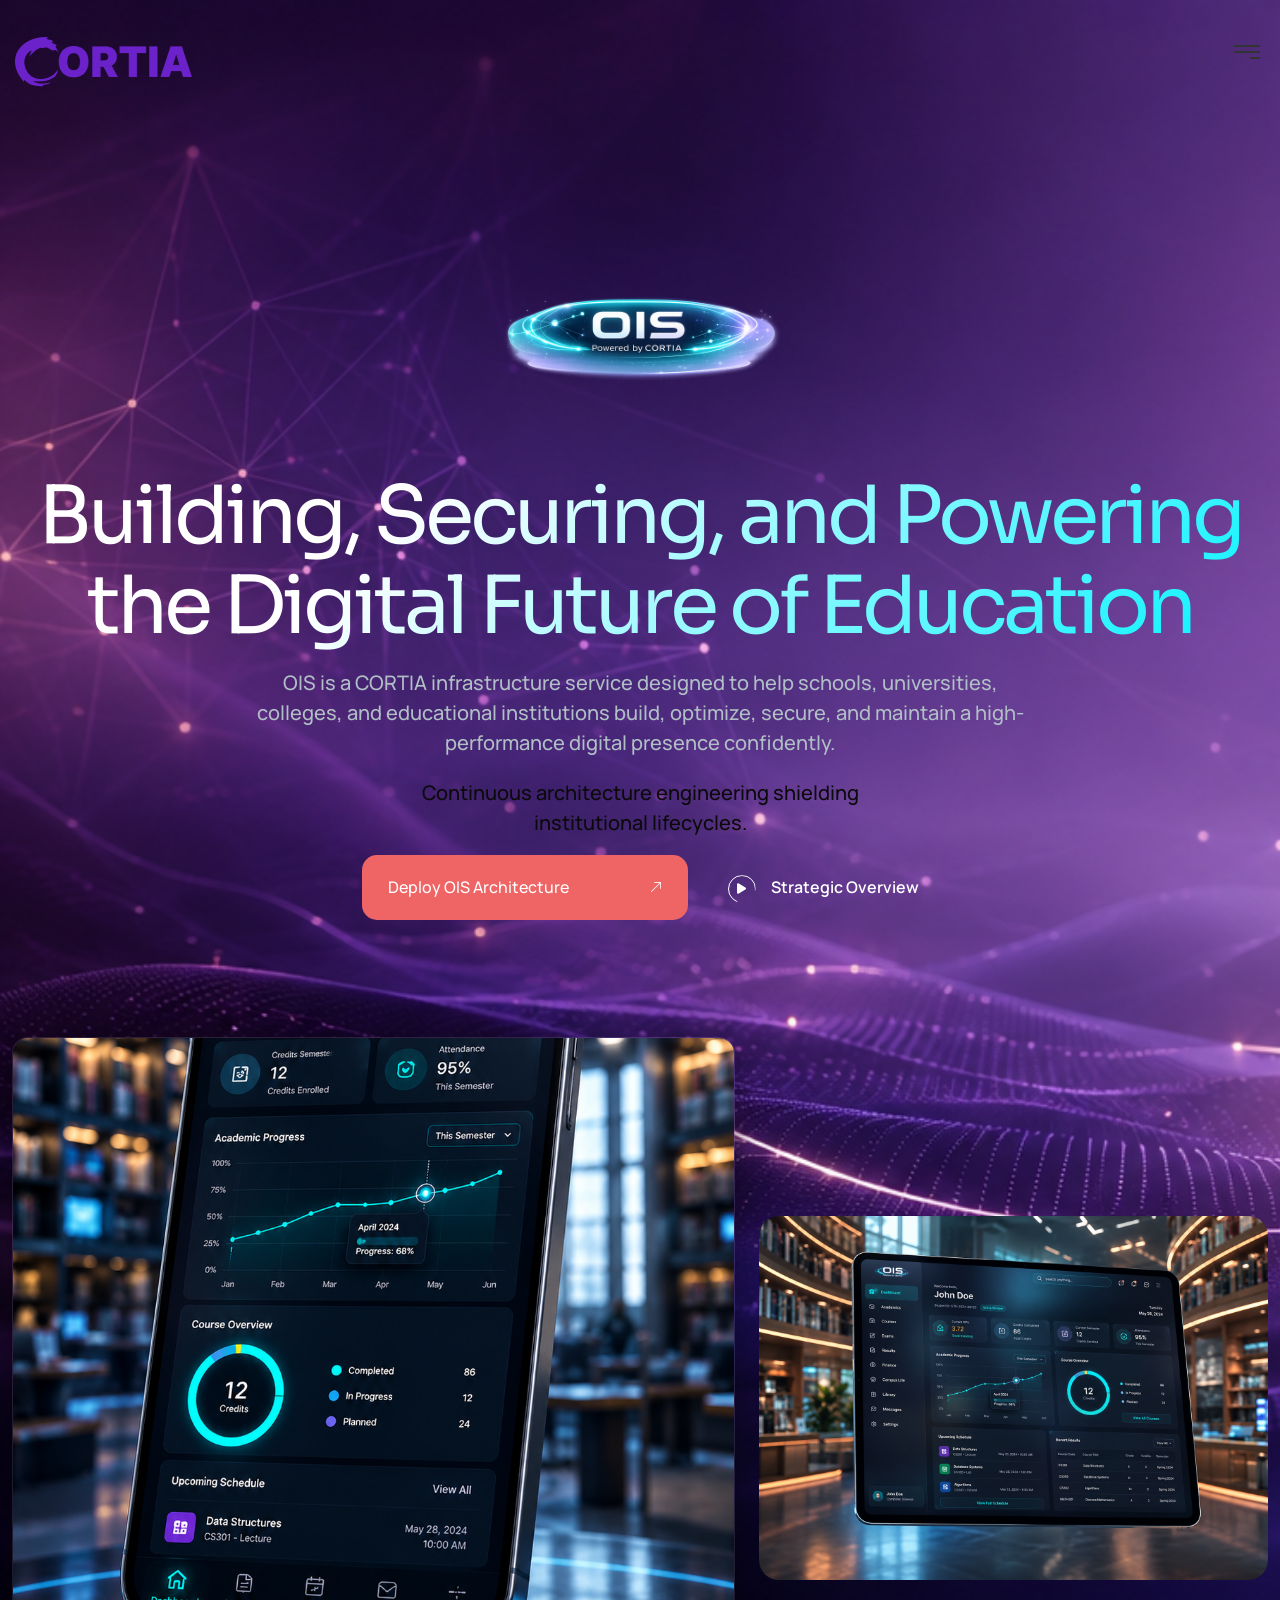
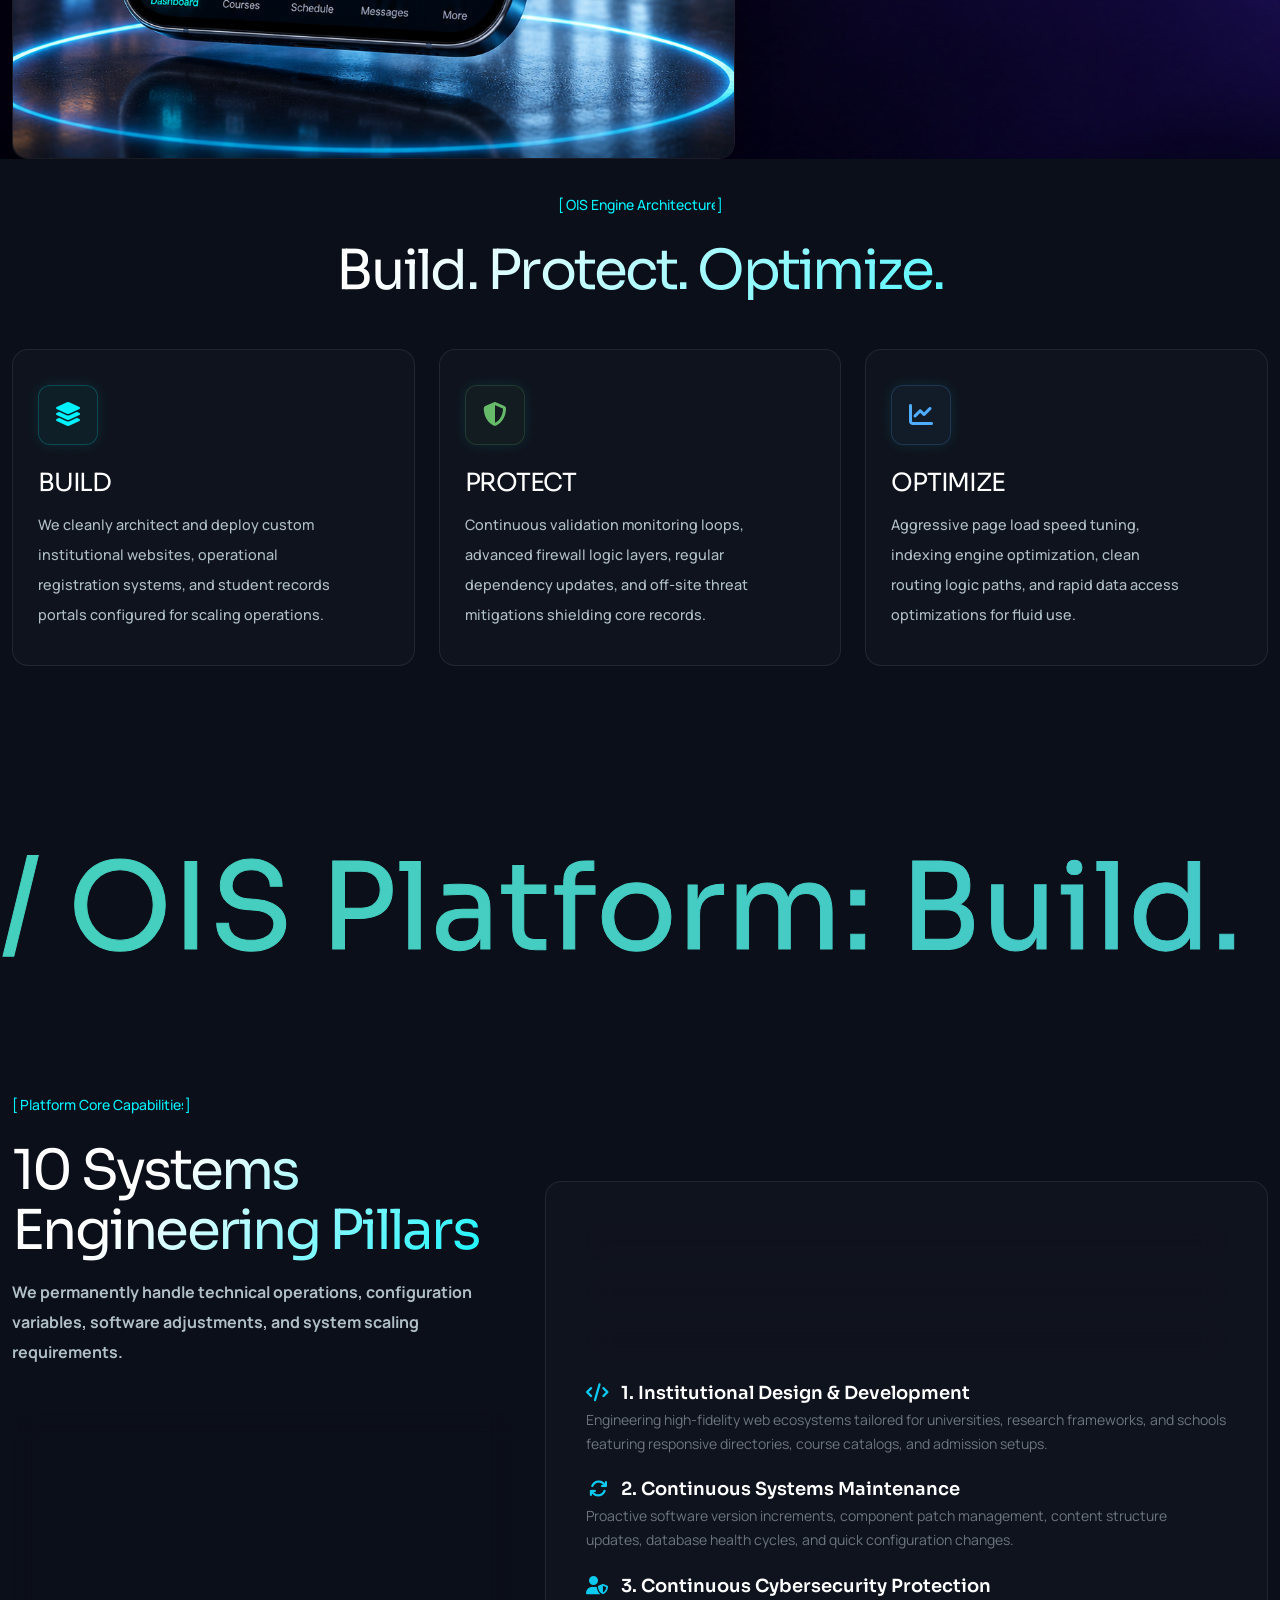
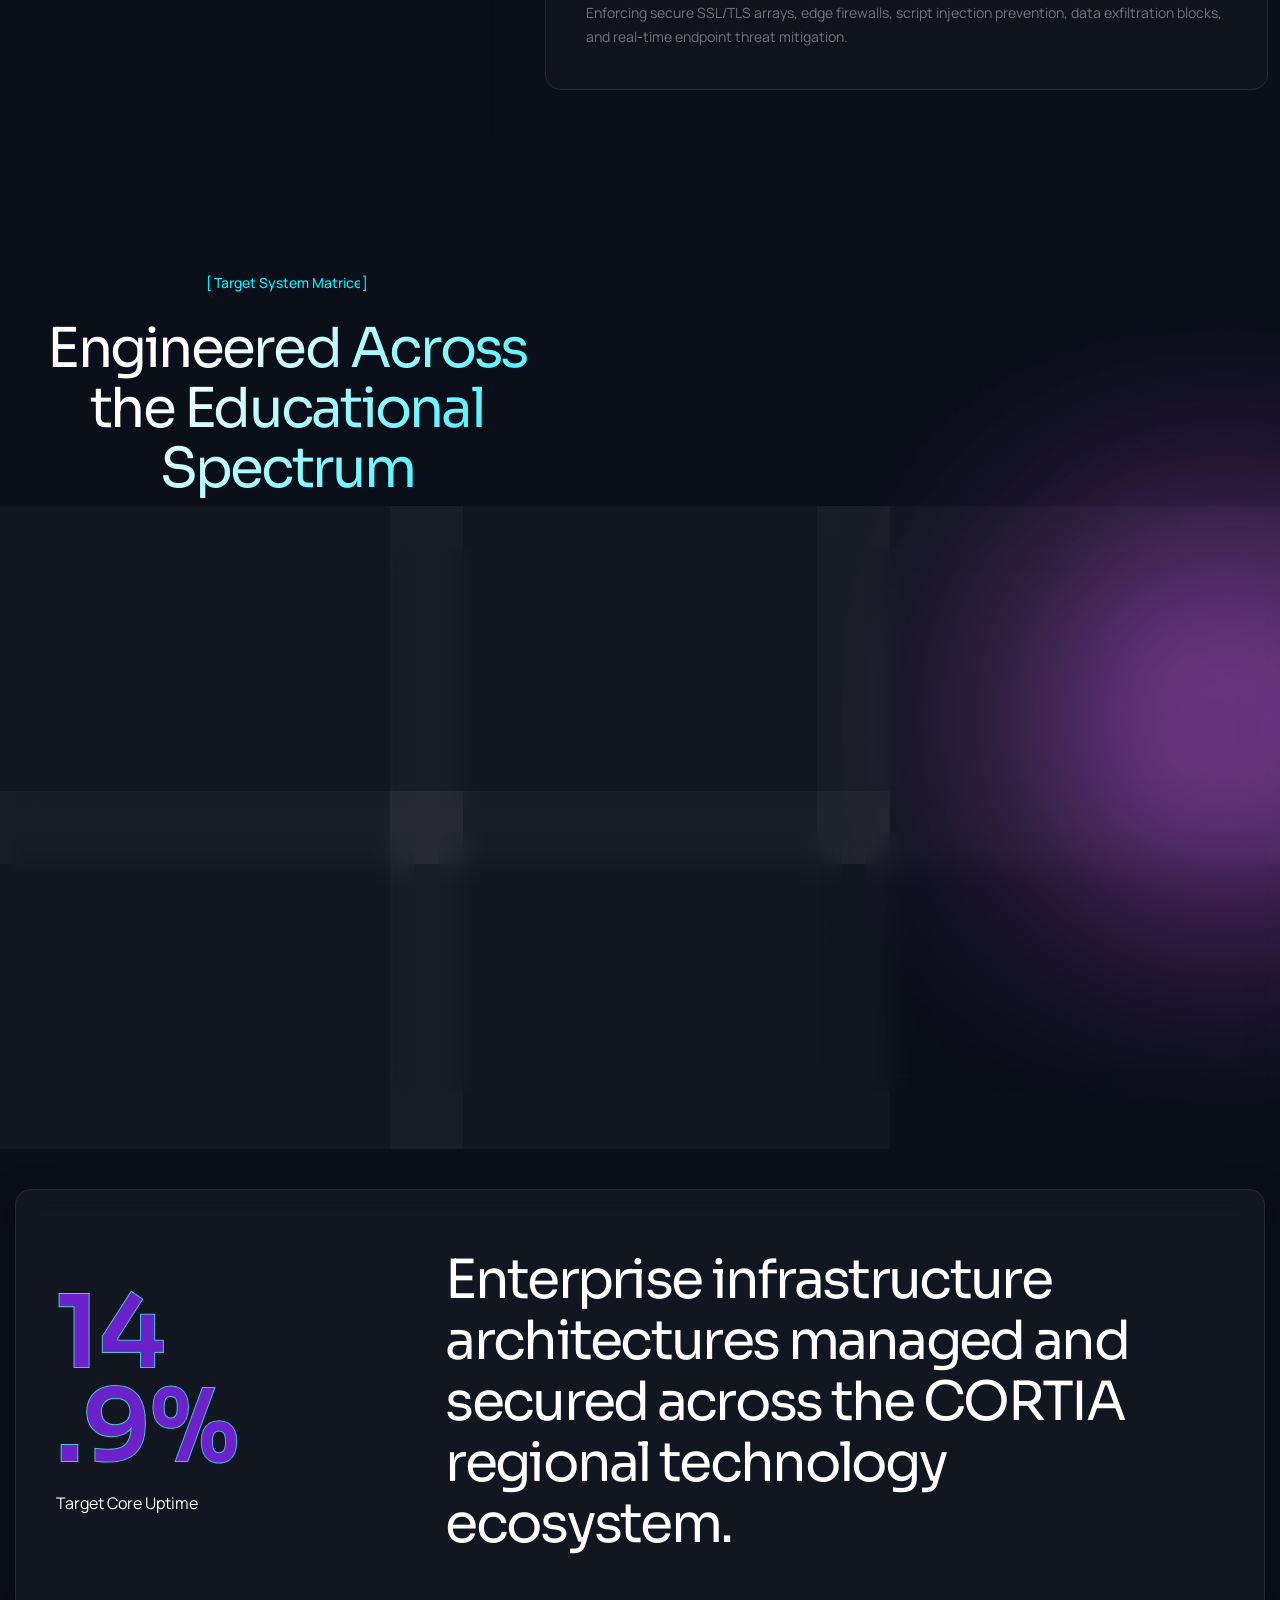
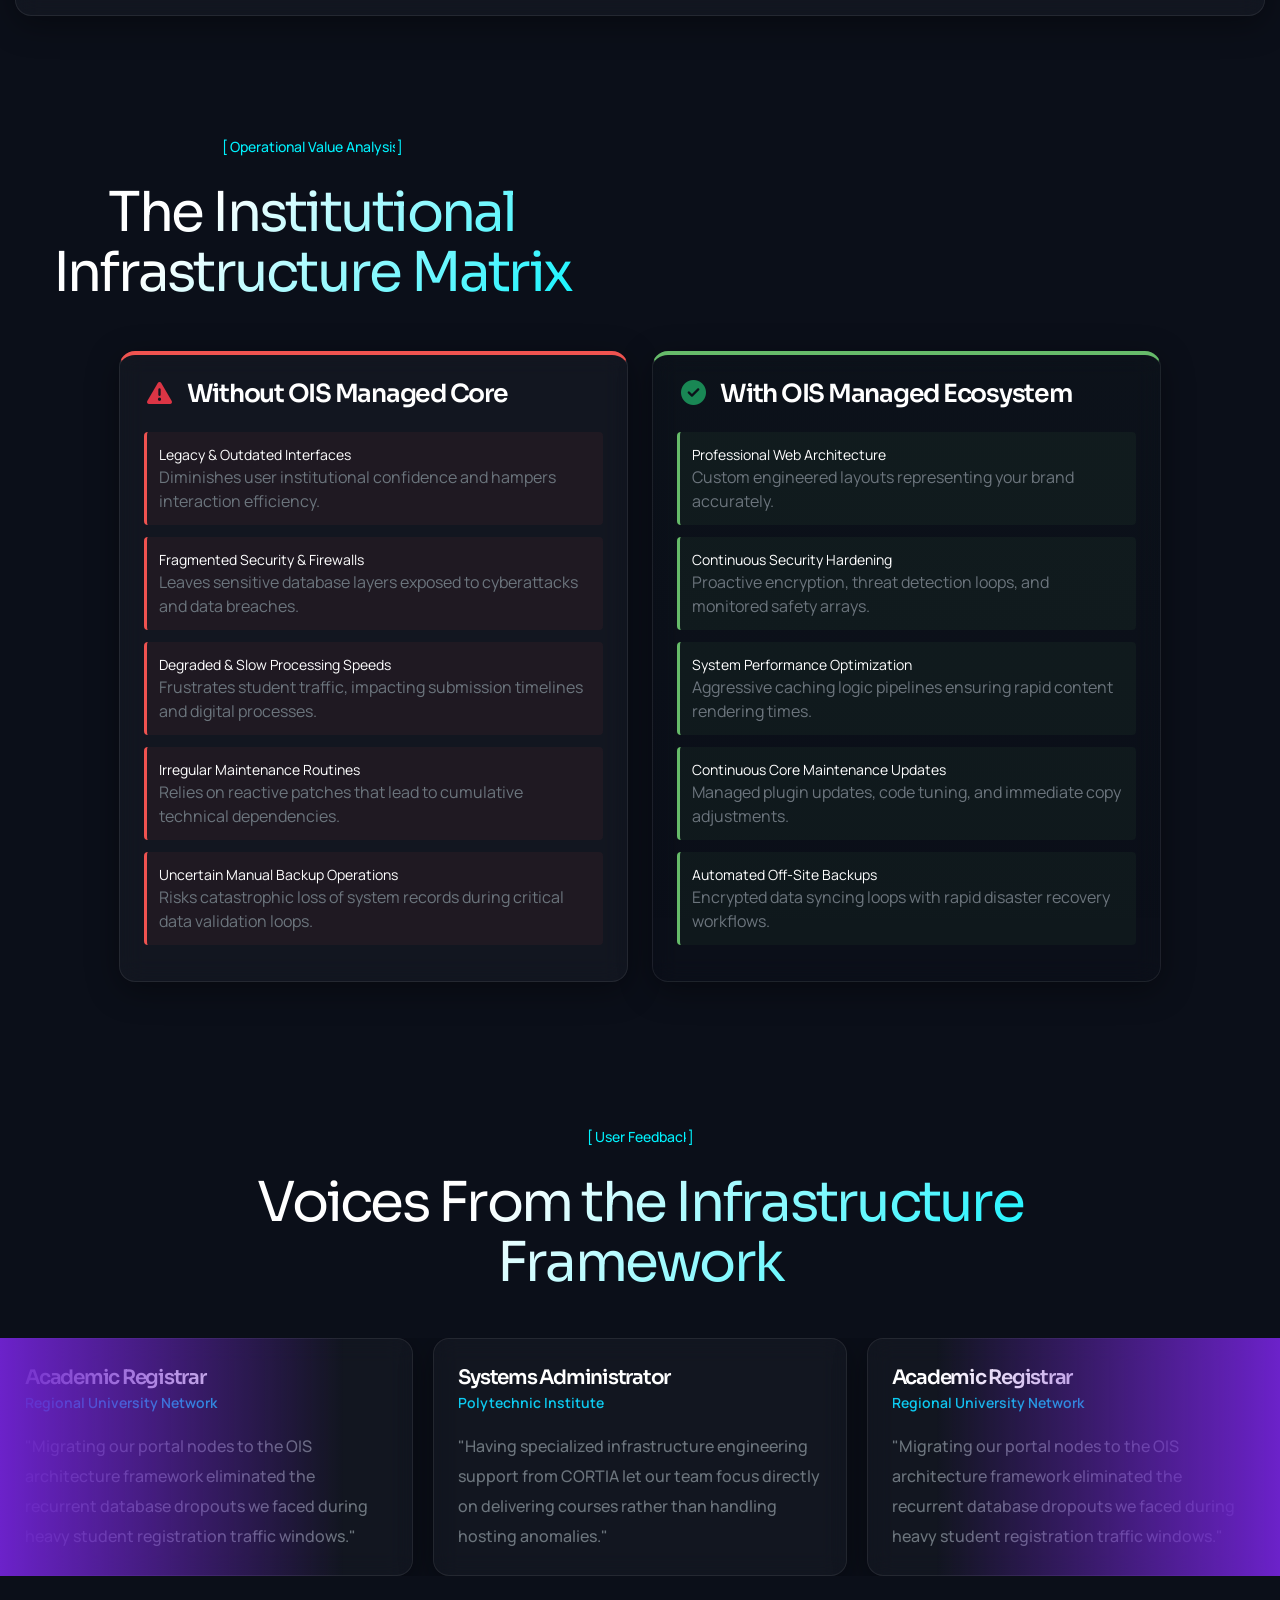
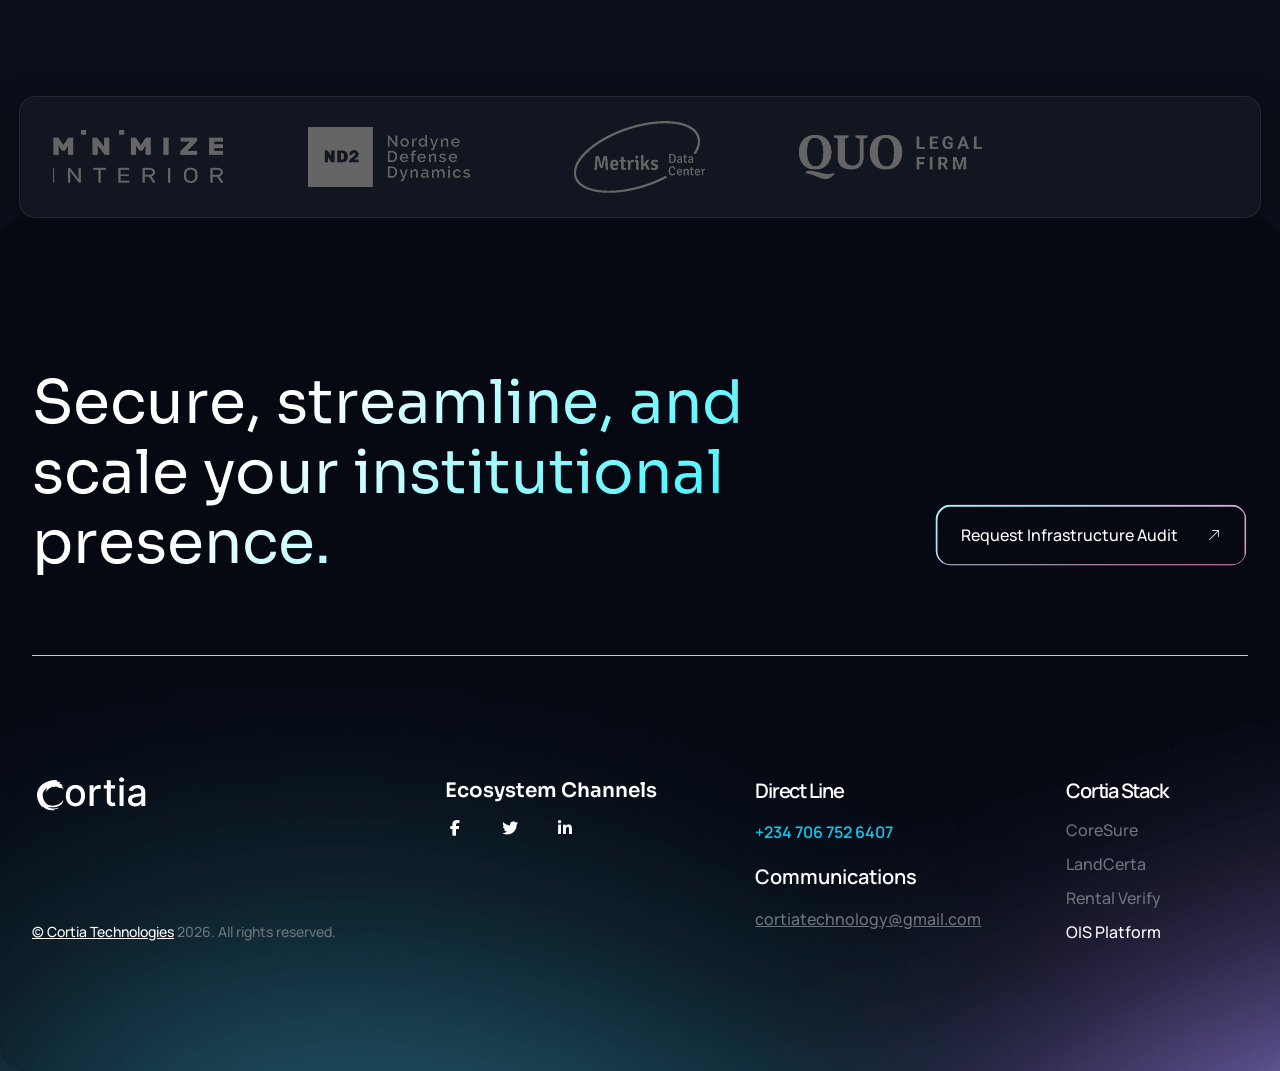
<file: index4.html>
<!DOCTYPE html>
<html lang="en">

<meta http-equiv="content-type" content="text/html;charset=UTF-8" />
<head>
    <meta charset="UTF-8">
    <meta name="viewport" content="width=device-width, initial-scale=1.0">
    <title>OIS — CORTIA's Digital Infrastructure & Managed Technology Platform</title>

    <!-- Preconnect for faster font loading -->
    <link rel="preconnect" href="https://fonts.googleapis.com/">
    <link rel="preconnect" href="https://fonts.gstatic.com/" crossorigin>

    <!-- favicon -->
    <link rel="icon" type="image/png" href="assets/images/logo-01-light.svg">

    <!-- Google Fonts -->
    <link href="https://fonts.googleapis.com/css2?family=Sora:wght@100..800&amp;display=swap" rel="stylesheet" media="print" onload="this.media='all'">
    <link href="https://fonts.googleapis.com/css2?family=Manrope:wght@200..800&amp;display=swap" rel="stylesheet" media="print" onload="this.media='all'">

    <!-- Font Awesome CSS -->
    <link rel="stylesheet" href="assets/css/font-awesome.min.css" media="print" onload="this.media='all'">
    <link rel="stylesheet" href="https://cdnjs.cloudflare.com/ajax/libs/font-awesome/6.5.1/css/all.min.css" media="print" onload="this.media='all'">
    <noscript>
        <link rel="stylesheet" href="https://cdnjs.cloudflare.com/ajax/libs/font-awesome/6.5.1/css/all.min.css">
    </noscript>

    <!-- fontello font css -->
    <link rel="stylesheet" href="assets/css/plugins/fontello-enqueue.css" media="print" onload="this.media='all'">
    <link rel="stylesheet" href="assets/css/plugins/fontello-icons.css" media="print" onload="this.media='all'">

    <!-- Primary Styles -->
    <link rel="stylesheet" href="assets/css/plugins/bootstrap.min.css">
    <link rel="stylesheet" href="assets/css/style.css">

    <!-- Dynamic Components CSS -->
    <link rel="stylesheet" href="assets/css/plugins/swiper-bundle.min.css" media="print" onload="this.media='all'">
    <noscript>
        <link rel="stylesheet" href="assets/css/plugins/swiper-bundle.min.css">
    </noscript>

    <link rel="stylesheet" href="assets/css/plugins/lightgallery-bundle.min.css" media="print" onload="this.media='all'">
    <noscript>
        <link rel="stylesheet" href="assets/css/plugins/lightgallery-bundle.min.css">
    </noscript>

    <!-- Premium Futuristic UI Overlay Engine -->
    <style>
        :root {
            --glow-cyan: #00f2fe;
            --glow-blue: #4facfe;
            --glass-bg: rgba(255, 255, 255, 0.03);
            --glass-border: rgba(255, 255, 255, 0.08);
            --text-muted: #b0bec5;
        }
        body.dark {
            background-color: #0b0f19 !important;
        }
        .premium-glass-card {
            background: var(--glass-bg);
            backdrop-filter: blur(12px);
            -webkit-backdrop-filter: blur(12px);
            border: 1px solid var(--glass-border);
            border-radius: 16px;
            transition: all 0.4s cubic-bezier(0.16, 1, 0.3, 1);
            box-shadow: 0 8px 32px 0 rgba(0, 0, 0, 0.37);
        }
        .premium-glass-card:hover {
            transform: translateY(-5px);
            border-color: var(--glow-cyan);
            box-shadow: 0 12px 40px 0 rgba(0, 242, 254, 0.15);
        }
        .text-gradient-cyan {
            background: linear-gradient(135deg, #fff 30%, var(--glow-cyan) 100%);
            -webkit-background-clip: text;
            -webkit-text-fill-color: transparent;
        }
        .glow-icon-box {
            width: 60px;
            height: 60px;
            display: flex;
            align-items: center;
            justify-content: center;
            border-radius: 12px;
            background: rgba(0, 242, 254, 0.05);
            border: 1px solid rgba(0, 242, 254, 0.2);
            color: var(--glow-cyan);
            box-shadow: 0 0 15px rgba(0, 242, 254, 0.1);
            margin-bottom: 20px;
        }
        .feature-block16 {
            background: rgba(255, 255, 255, 0.02) !important;
            border: 1px solid var(--glass-border) !important;
            border-radius: 16px !important;
            padding: 35px 25px !important;
            transition: all 0.3s ease !important;
        }
        .feature-block16:hover {
            border-color: var(--glow-blue) !important;
            box-shadow: 0 0 25px rgba(79, 172, 254, 0.15) !important;
        }
        .tab-content-wrapper {
            background: rgba(255, 255, 255, 0.02);
            border: 1px solid var(--glass-border);
            border-radius: 16px;
            padding: 40px;
            margin-top: 25px;
        }
        .matrix-pill-negative {
            background: rgba(239, 83, 80, 0.05);
            border-left: 3px solid #ef5350;
            padding: 12px;
            border-radius: 4px;
            margin-bottom: 12px;
        }
        .matrix-pill-positive {
            background: rgba(102, 187, 106, 0.05);
            border-left: 3px solid #66bb6a;
            padding: 12px;
            border-radius: 4px;
            margin-bottom: 12px;
        }
    </style>
</head>

<body class="dark">
    <div class="wrapper">
        <!-- Preloader -->
        <div id="preloader">
            <div class="loader">
                <img src="assets/images/preloader-dark.png" alt="Loading...">
            </div>
        </div>
        
        <!-- Video Modal Overlay -->
        <div class="video-modal">
            <div class="video-modal-content">
                <span class="close-btn">&times;</span>
                <iframe allow="autoplay; encrypted-media" allowfullscreen></iframe>
            </div>
        </div>

         <!-- Search Popup -->
        <div class="search-popup" data-popup="1">
            <div class="search-popup-content">
                <form>
                    <button type="submit"><i class="fa fa-search"></i></button>
                    <input type="text" placeholder="Search Rental Property or ID..." required>
                </form>
                <button type="button" class="close-popup"></button>
            </div>
        </div>

      <!-- Search Popup -->
        <div class="search-popup" data-popup="1">
            <div class="search-popup-content">
                <form>
                    <button type="submit"><i class="fa fa-search"></i></button>
                    <input type="text" placeholder="Search Property or Verification ID..." required>
                </form>
                <button type="button" class="close-popup"></button>
            </div>
        </div>

        <!-- Side Menu -->
        <div class="side-menu" id="sideMenu">
        <div class="overlay" id="overlay"></div>
        <a href="javascript:void(0)" class="close-btn" id="closeBtn"><i class="fa fa-close"></i> close</a>
        <div class="menu-content">
            <a class='logo' href='index.html'>
                <img src="assets/images/logo.png" alt="logo">
            </a>
            <div class="sidebar-menu">
                <h4 class="title">contacts</h4>
                <!--<p>USA, New York - 1060 <br> Str. First Avenue 1</p>
                <a href="#" title="" class="nmbr"> +234 706 752 6407</a>-->
                <a href="#" title="" class="nmbr"> +234 706 752 6407</a>
                <a href="mailto:cortiatechnology@gmail.com" class="email">cortiatechnology@gmail.com</a>
                <a href="#" title="" class="ibt-btn ibt-btn-outline-3 ibt-btn-rounded">
                    <span>Get in Touch</span>
                </a>
            </div>
                <ul class="social-icon">
                    <li><a href="www.facebook.html"><i class="fab fa-facebook-f"></i></a></li>
                    <li><a href="https://x.com/i/flow/login?lang=en"><i class="fab fa-twitter"></i></a></li>
                    <li><a href="https://www.linked.com/"><i class="fab fa-linkedin-in"></i></a></li>
                    <li><a href="https://www.youtube.com/"><i class="fab fa-youtube"></i></a></li>
                </ul>
            </div>
        </div>

         
    <!-- Mobile Menu -->
    <div data-menu="mobileMenu" class="side-menu2">
        <div class="menu-btns">
            <a href="#" class="popup-search" data-popup="1"><i class="fa fa-search"></i></a>
            <button id="mobileCloseBtn2" class="close-btn"></button>
        </div>
        <ul>
            <li>
                <a href="#">Cortia Stack</a>
                <ul>
                                          <li><a href="index1.html">Core Sure — Build with Confidence</a></li>
                                                <li><a href="index2.html">LandCerta —  Secure Land. Assured Future</a></li>
                                                <li><a href="index3.html">Rental Verify —  Verify. Rent. Relax</a></li>
                                                <li><a href="index4.html">OIS — Managed Infrastructure</a></li>
                </ul>
            </li>
            <li>
                <a href="#">Company</a>
                <ul>
                    <li><a href="about-us.html">About us</a></li>
                    <li class="sub-menu">
                        <a href="#">Team</a>
                        <ul>
                            <li><a href="team.html">Our team</a></li>
                            <li><a href="team-single.html">Team Single</a></li>
                        </ul>
                    </li>
                </ul>
            </li>
            <li>
                <a href="#">Blog</a>
                <ul>
                    <li><a href="blog.html">Blog Classic</a></li>
                    <li><a href="blog2.html">Blog Grid</a></li>
                    <li><a href="blog-single.html">Blog Single</a></li>
                </ul>
            </li>
            <li><a href="contact.html">Contacts</a></li>
        </ul>
        <div class="menu-contact">
            <span>Contacts</span>
            <a href="tel:+2347067526407" class="nmbr">+234 706 752 6407</a>
            <a href="mailto:cortiatech@gmail.com" class="gmail">cortiatech@gmail.com</a>
        </div>
        <div class="menu-links">
            <span>Follow us:</span>
            <ul class="social-icon">
                <li><a href="#" title="Facebook"><i class="fab fa-facebook-f"></i></a></li>
                <li><a href="https://x.com/" title="X (Twitter)"><i class="fab fa-twitter"></i></a></li>
                <li><a href="https://www.linkedin.com/" title="LinkedIn"><i class="fab fa-linkedin-in"></i></a></li>
                <li><a href="https://www.youtube.com/" title="YouTube"><i class="fab fa-youtube"></i></a></li>
            </ul>
            <a href="contact.html" class="ibt-btn ibt-btn-outline-3 ibt-btn-rounded">
                <span>Get in Touch</span>
            </a>
        </div>
    </div>
    <div class="overlay2"></div>

    <!-- Sticky Header -->
    <header class="sticky-active v14">
        <div class="header-menu-area">
            <div class="row gx-20 align-items-center justify-content-between">
                <div class="col-auto">
                    <div class="header-logo">
                        <a href="javascript:void(0)" class="menu-toggle"></a>
                        <a href="index14.html">
                            <img src="assets/images/logo.png" alt="logo">
                        </a>
                    </div>
                </div>
                <div class="col-auto">
                    <nav class="main-menu menu-style1 v4">
                        <ul>
                            <li>
                                <a class="active" href="index14.html">
                                    <span class="menu-item">Cortia Stack</span>
                                    <span class="menu-item2">Cortia Stack</span>
                                </a>
                                <ul class="mega-sub-menu">
                                    <li class="mega-menu-column">
                                        <ul>
                                            <li><a href="index1.html">Core Sure</a></li>
                                                <li><a href="index2.html">LandCerta</a></li>
                                                <li><a href="index3.html">Rental Verify</a></li>
                                                <li><a href="index4.html">OIS</a></li>
                                        </ul>
                                    </li>
                                    <li class="mega-menu-column">
                                        <a class="darkModeTriggerImg" href="index.html"><img src="assets/images/event/dark-version.png" alt="AI Agency & Technology HTML Template"></a>
                                        <a class="darkModeTriggerImg2" href="index.html"><img src="assets/images/event/light-version.png" alt="AI Agency & Technology HTML Template"></a>
                                    </li>
                                </ul>
                            </li>
                            <li>
                                <a href="#">
                                    <span class="menu-item">Company</span>
                                    <span class="menu-item2">Company</span>
                                </a>
                                <ul class="sub-menu">
                                    <li><a href="about-us.html">About us</a></li>
                                    <li>
                                        <a href="team.html">Team</a>
                                        <ul class="sub-menu v1">
                                            <li><a href="team.html">Creative team</a></li>
                                            <li><a href="team-single.html">Team Single</a></li>
                                        </ul>
                                    </li>
                                </ul>
                            </li>
                            <li>
                                <a href="blog.html">
                                    <span class="menu-item">Blog</span>
                                    <span class="menu-item2">Blog</span>
                                </a>
                                <ul class="sub-menu">
                                    <li><a href="blog.html">Blog Classic</a></li>
                                    <li><a href="blog2.html">Blog Grid</a></li>
                                    <li><a href="blog-single.html">Blog Single</a></li>
                                </ul>
                            </li>
                            <li>
                                <a href="contact.html">
                                    <span class="menu-item">Contacts</span>
                                    <span class="menu-item2">Contacts</span>
                                </a>
                            </li>
                        </ul>
                    </nav>
                </div>
                <div class="col-auto d-none d-xl-block">
                    <div class="btn-box">
                        <a href="tel:+2347067526407" class="header-contact11">+234 706 752 6407</a>
                        <a href="#" class="popup-search" data-popup="1"><i class="fa fa-search"></i></a>
                        <a class="ibt-btn ibt-btn-outline-3 ibt-btn-rounded" href="contact.html">
                            <span>Get in Touch</span>
                        </a>
                    </div>
                </div>
            </div>
            <button class="hamburger popup-menu" data-menu="mobileMenu">
                <span></span>
                <span></span>
                <span></span>
            </button>
        </div>
    </header>
    <!-- End Sticky Header -->

    <!--======== Header ========-->
    <header class="vs-header14">
        <div class="container2 position-relative">
            <div class="header-menu-area">
                <div class="row gx-20 align-items-center justify-content-between">
                    <div class="col-auto">
                        <div class="header-logo">
                            <a href="javascript:void(0)" class="menu-toggle"></a>
                            <a href="index14.html">
                                <img src="assets/images/logo.png" alt="logo">
                            </a>
                        </div>
                    </div>
                    <div class="col-auto">
                        <nav class="main-menu menu-style1 v4">
                            <ul>
                                <li>
                                    <a class="active" href="index14.html">
                                        <span class="menu-item">Cortia Stack</span>
                                        <span class="menu-item2">Cortia Stack</span>
                                    </a>
                                    <ul class="mega-sub-menu">
                                        <li class="mega-menu-column">
                                            <ul>
                                               <li><a href="index1.html">Core Sure — Build with Confidence</a></li>
                                                <li><a href="index2.html">LandCerta —  Secure Land. Assured Future</a></li>
                                                <li><a href="index3.html">Rental Verify —  Verify. Rent. Relax</a></li>
                                                <li><a href="index4.html">OIS — Managed Infrastructure</a></li>
                                            </ul>
                                        </li>
                                        <li class="mega-menu-column">
                                            <a class="darkModeTriggerImg" href="index.html"><img src="assets/images/event/dark-version.png" alt="AI Agency & Technology HTML Template"></a>
                                            <a class="darkModeTriggerImg2" href="index.html"><img src="assets/images/event/light-version.png" alt="AI Agency & Technology HTML Template"></a>
                                        </li>
                                    </ul>
                                </li>
                                <li>
                                    <a href="#">
                                        <span class="menu-item">Company</span>
                                        <span class="menu-item2">Company</span>
                                    </a>
                                    <ul class="sub-menu">
                                        <li><a href="about-us.html">About us</a></li>
                                        <li>
                                            <a href="team.html">Team</a>
                                            <ul class="sub-menu v1">
                                                <li><a href="team.html">Creative team</a></li>
                                                <li><a href="team-single.html">Team Single</a></li>
                                            </ul>
                                        </li>
                                    </ul>
                                </li>
                                <li>
                                    <a href="blog.html">
                                        <span class="menu-item">Blog</span>
                                        <span class="menu-item2">Blog</span>
                                    </a>
                                    <ul class="sub-menu">
                                        <li><a href="blog.html">Blog Classic</a></li>
                                        <li><a href="blog2.html">Blog Grid</a></li>
                                        <li><a href="blog-single.html">Blog Single</a></li>
                                    </ul>
                                </li>
                                <li>
                                    <a href="contact.html">
                                        <span class="menu-item">Contacts</span>
                                        <span class="menu-item2">Contacts</span>
                                    </a>
                                </li>
                            </ul>
                        </nav>
                    </div>
                    <div class="col-auto d-none d-xl-block">
                        <div class="btn-box">
                            <a href="tel:+2347067526407" class="header-contact11">+234 706 752 6407</a>
                            <a href="#" class="popup-search" data-popup="1"><i class="fa fa-search"></i></a>
                            <a class="ibt-btn ibt-btn-outline-3 ibt-btn-rounded" href="contact.html">
                                <span>Get in Touch</span>
                            </a>
                        </div>
                    </div>
                </div>
                <button class="hamburger popup-menu" data-menu="mobileMenu">
                    <span></span>
                    <span></span>
                    <span></span>
                </button>
            </div>
        </div>
    </header>
    <!--======== / Header ========-->

        <!-- Main Infrastructure Hero Section -->
        <section class="main-sec13">
            <div class="hero-style18" style="background: radial-gradient(circle at top right, rgba(6, 6, 6, 0.08), transparent 20%);">
                <div class="container">
                    <div class="hero-content18">
                        <img src="assets/images/ois-logo.png" width="340px" height="95px" style="object-fit: contain; margin-bottom: 20px;" alt="OIS Custom Branded System Logo">
                        <h1 class="title text-gradient-cyan">Building, Securing, and Powering the Digital Future of Education</h1>
                        <p style="color: var(--text-muted); max-width: 800px; margin: 0 auto 20px;">OIS is a CORTIA infrastructure service designed to help schools, universities, colleges, and educational institutions build, optimize, secure, and maintain a high-performance digital presence confidently.</p>
                        <p style="color: #0b0a0a; font-weight: 500;">Continuous architecture engineering shielding institutional lifecycles.</p>
                        <div class="hero-btn18">
                            <a class='ibt-btn ibt-btn-secondary' href='contact.html'>
                                <span>Deploy OIS Architecture</span>
                                <i class="icon-arrow-top"></i>
                            </a>
                            <a href="#" class="video-popup" data-video="https://www.youtube.com/embed/aircAruvnKk">
                                <i class="fa fa-play"></i> Strategic Overview
                            </a>
                        </div>
                    </div>
                </div>
            </div>

            <!-- Problem Context & Resolution Panel -->
            <div class="service-sec27">
                <div class="container">
                    <div class="row align-items-center">
                        <div class="col-xl-7 col-lg-7 col-md-12">
                            <div class="ser-card27 premium-glass-card" style="padding: 20px; overflow: hidden;">
                                <!--<h4 class="title mb-3" style="color:#fff;">Operational Realities of Modern Institutional Systems</h4>-->
                                <img src="assets/images/ois-infrastructure.png" width="100%" height="420px" style="object-fit: cover; border-radius: 12px;" alt="Custom Engineered Academic Interface Visualization">
                            </div>
                        </div>
                        <div class="col-xl-5 col-lg-5 col-md-12">
                            <div class="ser-card27_card3">
                                <img src="assets/images/ois-infrastructure.jpg" alt="Secure Infrastructure Icon">
                                </div>
                            </div>
                        </div>
                    </div>
                </div>
            </div>
        </section>

        <!-- Brand Pillar Strategy Framework (Build. Protect. Optimize.) -->
        <section class="feature-sec16">
            <div class="container">
                <div class="sec-title text-center white">
                    <span class="sub-title" style="color: var(--glow-cyan);">OIS Engine Architecture</span>
                    <h2 class="title text-gradient-cyan">Build. Protect. Optimize.</h2>
                </div>
                <div class="row mt-5">
                    <div class="col-lg-4 col-md-6 mb-4">
                        <div class="feature-block16">
                            <div class="glow-icon-box"><i class="fas fa-layer-group fa-xl"></i></div>
                            <h4 class="title" style="color:#fff;">BUILD</h4>
                            <p style="color: var(--text-muted); font-size: 0.9rem;">We cleanly architect and deploy custom institutional websites, operational registration systems, and student records portals configured for scaling operations.</p>
                        </div>
                    </div>
                    <div class="col-lg-4 col-md-6 mb-4">
                        <div class="feature-block16">
                            <div class="glow-icon-box" style="background:rgba(102,187,106,0.05); border-color:rgba(102,187,106,0.2); color:#66bb6a;"><i class="fas fa-shield-halved fa-xl"></i></div>
                            <h4 class="title" style="color:#fff;">PROTECT</h4>
                            <p style="color: var(--text-muted); font-size: 0.9rem;">Continuous validation monitoring loops, advanced firewall logic layers, regular dependency updates, and off-site threat mitigations shielding core records.</p>
                        </div>
                    </div>
                    <div class="col-lg-4 col-md-6 mb-4">
                        <div class="feature-block16">
                            <div class="glow-icon-box" style="background:rgba(79,172,254,0.05); border-color:rgba(79,172,254,0.2); color:var(--glow-blue);"><i class="fas fa-chart-line fa-xl"></i></div>
                            <h4 class="title" style="color:#fff;">OPTIMIZE</h4>
                            <p style="color: var(--text-muted); font-size: 0.9rem;">Aggressive page load speed tuning, indexing engine optimization, clean routing logic paths, and rapid data access optimizations for fluid use.</p>
                        </div>
                    </div>
                </div>
            </div>
        </section>

        <!-- Dynamic Marquee Operational Matrix -->
        <section class="marquee-sec ibt-section-gap">
            <h2 style="display:none;">System Marquee</h2>
            <div class="marquee v3">
                 <div class="marquee-inner">
                    <span>/ OIS Platform: Build. Protect. Optimize. Powering Institutional Infrastructure</span>
                    <span>/ OIS Platform: Build. Protect. Optimize. Powering Institutional Infrastructure</span>
                </div>
            </div>
        </section>

        <!-- Managed Technical Architecture: The 10 Structural Pillars -->
        <section class="feature-sec14 v2 ibt-section-gap">
            <div class="container">
                <div class="row align-items-center">
                    <div class="col-lg-5">
                        <div class="sec-title white">
                            <span class="sub-title" style="color: var(--glow-cyan);">Platform Core Capabilities</span>
                            <h2 class="title text-gradient-cyan">10 Systems Engineering Pillars</h2>
                            <p class="mt-3" style="color: var(--text-muted);">We permanently handle technical operations, configuration variables, software adjustments, and system scaling requirements.</p>
                        </div>
                        <div class="feature-img14 mt-4 premium-glass-card" style="padding: 10px;">
                            <img src="assets/images/ois-server.jpg" style="border-radius: 12px; width: 100%; height: auto; object-fit: cover;" alt="High Uptime Enterprise Architecture Enclosure">
                        </div>
                    </div>
                    <div class="col-lg-7">
                        <div class="tab-content-wrapper">
                            <ul class="nav nav-tabs border-0 mb-4" id="infrastructureTabs" role="tablist" style="gap:10px;">
                                <li class="nav-item"><button class="nav-link active premium-glass-card px-3 py-2 text-white" id="p1-tab" data-bs-toggle="tab" data-bs-target="#p1" type="button" role="tab">1-3: Deployment & Defense</button></li>
                                <li class="nav-item"><button class="nav-link premium-glass-card px-3 py-2 text-white" id="p2-tab" data-bs-toggle="tab" data-bs-target="#p2" type="button" role="tab">4-6: Performance & Cloud</button></li>
                                <li class="nav-item"><button class="nav-link premium-glass-card px-3 py-2 text-white" id="p3-tab" data-bs-toggle="tab" data-bs-target="#p3" type="button" role="tab">7-10: Integration & Discovery</button></li>
                            </ul>
                            <div class="tab-content" id="infrastructureTabsContent">
                                <!-- Section Group 1 -->
                                <div class="tab-pane fade show active" id="p1" role="tabpanel">
                                    <div class="mb-4">
                                        <h6 class="text-white font-weight-bold mb-1"><i class="fas fa-code text-info me-2"></i> 1. Institutional Design & Development</h6>
                                        <p class="small text-muted pl-4">Engineering high-fidelity web ecosystems tailored for universities, research frameworks, and schools featuring responsive directories, course catalogs, and admission setups.</p>
                                    </div>
                                    <div class="mb-4">
                                        <h6 class="text-white font-weight-bold mb-1"><i class="fas fa-arrows-rotate text-info me-2"></i> 2. Continuous Systems Maintenance</h6>
                                        <p class="small text-muted pl-4">Proactive software version increments, component patch management, content structure updates, database health cycles, and quick configuration changes.</p>
                                    </div>
                                    <div>
                                        <h6 class="text-white font-weight-bold mb-1"><i class="fas fa-user-shield text-info me-2"></i> 3. Continuous Cybersecurity Protection</h6>
                                        <p class="small text-muted pl-4">Enforcing secure SSL/TLS arrays, edge firewalls, script injection prevention, data exfiltration blocks, and real-time endpoint threat mitigation.</p>
                                    </div>
                                </div>
                                <!-- Section Group 2 -->
                                <div class="tab-pane fade" id="p2" role="tabpanel">
                                    <div class="mb-4">
                                        <h6 class="text-white font-weight-bold mb-1"><i class="fas fa-bolt text-info me-2"></i> 4. Website Performance Optimization</h6>
                                        <p class="small text-muted pl-4">Leveraging edge Content Delivery Networks (CDNs), optimized server caching layers, image compression matrix adjustments, and minimal response time targets.</p>
                                    </div>
                                    <div class="mb-4">
                                        <h6 class="text-white font-weight-bold mb-1"><i class="fas fa-cloud text-info me-2"></i> 5. Managed Cloud & Hosting Environments</h6>
                                        <p class="small text-muted pl-4">Total administration over enterprise server resources, secure nameserver/DNS configurations, capacity tracking, and managed migrations.</p>
                                    </div>
                                    <div>
                                        <h6 class="text-white font-weight-bold mb-1"><i class="fas fa-database text-info me-2"></i> 6. Automated Backup & Disaster Recovery</h6>
                                        <p class="small text-muted pl-4">Encrypted off-site database replication matrices configured for instant rollbacks and low recovery time objectives if an interruption happens.</p>
                                    </div>
                                </div>
                                <!-- Section Group 3 -->
                                <div class="tab-pane fade" id="p3" role="tabpanel">
                                    <div class="mb-3">
                                        <h6 class="text-white font-weight-bold mb-1"><i class="fas fa-magnifying-glass text-info me-2"></i> 7. Search Architecture & Technical SEO</h6>
                                        <p class="small text-muted pl-4">Structured semantic schema tagging, automated map indexing updates, and visibility tracking ensuring direct public findability.</p>
                                    </div>
                                    <div class="mb-3">
                                        <h6 class="text-white font-weight-bold mb-1"><i class="fas fa-mobile-screen text-info me-2"></i> 8. Accessibility & Cross-Device UX</h6>
                                        <p class="small text-muted pl-4">Strict responsive viewport layout styling optimized across legacy displays, tablets, smart mobile targets, and accessible web standards.</p>
                                    </div>
                                    <div class="mb-3">
                                        <h6 class="text-white font-weight-bold mb-1"><i class="fas fa-network-wired text-info me-2"></i> 9. Enterprise Pipeline Integration</h6>
                                        <p class="small text-muted pl-4">Connecting your frontend to Student Information Systems (SIS), Learning Systems (LMS), payment pathways, and libraries safely.</p>
                                    </div>
                                    <div>
                                        <h6 class="text-white font-weight-bold mb-1"><i class="fas fa-headset text-info me-2"></i> 10. Dedicated Engineering Support</h6>
                                        <p class="small text-muted pl-4">Direct system communication links bypass random freelance networks — giving you instant infrastructure engineer access when required.</p>
                                    </div>
                                </div>
                            </div>
                        </div>
                    </div>
                </div>
            </div>
        </section>

        <!-- Institutional Domains & Demographics Served -->
        <section class="feature-sec17 ibt-section-gap">
            <div class="container">
                <div class="sec-title white text-center mb-5">
                    <span class="sub-title" style="color: var(--glow-cyan);">Target System Matrices</span>
                    <h2 class="title text-gradient-cyan">Engineered Across the Educational Spectrum</h2>
                </div>
                <div class="row">
                    <div class="col-lg-4 col-md-6 mb-4">
                        <div class="feature-card15 premium-glass-card h-100 p-4">
                            <i class="fas fa-university fa-2xl mb-3 text-info"></i>
                            <h4 class="title text-white">Universities & Colleges</h4>
                            <p style="color: var(--text-muted); font-size: 0.9rem;">High-availability networks, institutional research index engines, independent department portals, and enterprise registry nodes.</p>
                        </div>
                    </div>
                    <div class="col-lg-4 col-md-6 mb-4">
                        <div class="feature-card15 premium-glass-card h-100 p-4">
                            <i class="fas fa-graduation-cap fa-2xl mb-3 text-info"></i>
                            <h4 class="title text-white">Polytechnics & Institutes</h4>
                            <p style="color: var(--text-muted); font-size: 0.9rem;">Resource sharing arrays, secure operational infrastructure, and scalable communication routes built for modern applied technology tracks.</p>
                        </div>
                    </div>
                    <div class="col-lg-4 col-md-6 mb-4">
                        <div class="feature-card15 premium-glass-card h-100 p-4">
                            <i class="fas fa-school fa-2xl mb-3 text-info"></i>
                            <h4 class="title text-white">Secondary & Primary Schools</h4>
                            <p style="color: var(--text-muted); font-size: 0.9rem;">Clean, user-friendly frontend portals designed for efficient application processing, announcement rollouts, and parent interactions.</p>
                        </div>
                    </div>
                    <div class="col-lg-4 col-md-6 mb-4">
                        <div class="feature-card15 premium-glass-card h-100 p-4">
                            <i class="fas fa-atom fa-2xl mb-3 text-info"></i>
                            <h4 class="title text-white">Research Institutions</h4>
                            <p style="color: var(--text-muted); font-size: 0.9rem;">Document index arrays, technical asset preservation networks, and cross-platform institutional collaboration hubs.</p>
                        </div>
                    </div>
                    <div class="col-lg-4 col-md-6 mb-4">
                        <div class="feature-card15 premium-glass-card h-100 p-4">
                            <i class="fas fa-building-columns fa-2xl mb-3 text-info"></i>
                            <h4 class="title text-white">Educational Organizations</h4>
                            <p style="color: var(--text-muted); font-size: 0.9rem;">Specialized custom administration hubs, regional office networks, and tailored programmatic application panels.</p>
                        </div>
                    </div>
                    <div class="col-lg-4 col-md-6 mb-4">
                        <div class="feature-card15 premium-glass-card h-100 p-4" style="background: linear-gradient(135deg, rgba(0,242,254,0.05), transparent) !important;">
                            <i class="fas fa-network-wired fa-2xl mb-3 text-info"></i>
                            <h4 class="title text-white">Unified Core Layers</h4>
                            <p style="color: var(--text-muted); font-size: 0.9rem;">Bringing distributed network points, processing setups, databases, and client interactions into a unified ecosystem.</p>
                        </div>
                    </div>
                </div>
            </div>
        </section>

        <!-- System Performance Statistics Panel -->
        <section class="funfact-sec5">
            <div class="container3">
                <div class="funfact-info5 premium-glass-card" style="padding: 60px 40px;">
                    <div class="row w-100 align-items-center">
                        <div class="col-lg-4 mb-4 mb-lg-0">
                            <div class="funfact-content5 justify-content-start">
                                <div class="funfact-count5 m-0 me-4">
                                    <div class="counter-box17"><span class="counter-number" data-target="99">0</span><span class="counter-text">.9%</span></div>
                                    <span class="user3">Target Core Uptime</span>
                                </div>
                            </div>
                        </div>
                        <div class="col-lg-8">
                            <h4 class="title text-white text-start m-0">Enterprise infrastructure architectures managed and secured across the CORTIA regional technology ecosystem.</h4>
                        </div>
                    </div>
                </div>
            </div>
        </section>

        <!-- Comparative Structural Matrix Section -->
        <section class="pricing-sec6 ibt-section-gap">
            <div class="container">
                <div class="sec-title text-center white mb-5">
                    <span class="sub-title" style="color: var(--glow-cyan);">Operational Value Analysis</span>
                    <h2 class="title text-gradient-cyan">The Institutional Infrastructure Matrix</h2>
                </div>
                <div class="row justify-content-center">
                    <!-- Column Left: Legacy Risk State -->
                    <div class="col-xl-5 col-lg-6 col-md-12 mb-4">
                        <div class="premium-glass-card p-4 h-100" style="border-top: 4px solid #ef5350;">
                            <h4 class="text-white font-weight-bold mb-4"><i class="fas fa-triangle-exclamation text-danger me-2"></i> Without OIS Managed Core</h4>
                            <div class="matrix-pill-negative">
                                <span class="text-white d-block small font-weight-bold">Legacy & Outdated Interfaces</span>
                                <span class="text-muted xx-small">Diminishes user institutional confidence and hampers interaction efficiency.</span>
                            </div>
                            <div class="matrix-pill-negative">
                                <span class="text-white d-block small font-weight-bold">Fragmented Security & Firewalls</span>
                                <span class="text-muted xx-small">Leaves sensitive database layers exposed to cyberattacks and data breaches.</span>
                            </div>
                            <div class="matrix-pill-negative">
                                <span class="text-white d-block small font-weight-bold">Degraded & Slow Processing Speeds</span>
                                <span class="text-muted xx-small">Frustrates student traffic, impacting submission timelines and digital processes.</span>
                            </div>
                            <div class="matrix-pill-negative">
                                <span class="text-white d-block small font-weight-bold">Irregular Maintenance Routines</span>
                                <span class="text-muted xx-small">Relies on reactive patches that lead to cumulative technical dependencies.</span>
                            </div>
                            <div class="matrix-pill-negative">
                                <span class="text-white d-block small font-weight-bold">Uncertain Manual Backup Operations</span>
                                <span class="text-muted xx-small">Risks catastrophic loss of system records during critical data validation loops.</span>
                            </div>
                        </div>
                    </div>
                    <!-- Column Right: Optimized Target State -->
                    <div class="col-xl-5 col-lg-6 col-md-12 mb-4">
                        <div class="premium-glass-card p-4 h-100" style="border-top: 4px solid #66bb6a; background: linear-gradient(180deg, rgba(102,187,106,0.02), transparent) !important;">
                            <h4 class="text-white font-weight-bold mb-4"><i class="fas fa-circle-check text-success me-2"></i> With OIS Managed Ecosystem</h4>
                            <div class="matrix-pill-positive">
                                <span class="text-white d-block small font-weight-bold">Professional Web Architecture</span>
                                <span class="text-muted xx-small">Custom engineered layouts representing your brand accurately.</span>
                            </div>
                            <div class="matrix-pill-positive">
                                <span class="text-white d-block small font-weight-bold">Continuous Security Hardening</span>
                                <span class="text-muted xx-small">Proactive encryption, threat detection loops, and monitored safety arrays.</span>
                            </div>
                            <div class="matrix-pill-positive">
                                <span class="text-white d-block small font-weight-bold">System Performance Optimization</span>
                                <span class="text-muted xx-small">Aggressive caching logic pipelines ensuring rapid content rendering times.</span>
                            </div>
                            <div class="matrix-pill-positive">
                                <span class="text-white d-block small font-weight-bold">Continuous Core Maintenance Updates</span>
                                <span class="text-muted xx-small">Managed plugin updates, code tuning, and immediate copy adjustments.</span>
                            </div>
                            <div class="matrix-pill-positive">
                                <span class="text-white d-block small font-weight-bold">Automated Off-Site Backups</span>
                                <span class="text-muted xx-small">Encrypted data syncing loops with rapid disaster recovery workflows.</span>
                            </div>
                        </div>
                    </div>
                </div>
            </div>
        </section>

        <!-- Institutional Trust Proofing Section -->
        <section class="testimonial-sec5">
            <div class="container">
                <div class="sec-title text-center white">
                    <span class="sub-title" style="color: var(--glow-cyan);">User Feedback</span>
                    <h2 class="title text-gradient-cyan">Voices From the Infrastructure Framework</h2>
                </div>
            </div>
            <div class="swiper-wrapper-parent">
                <div class="swiper testi-slide5">
                    <div class="swiper-wrapper">
                        <div class="swiper-slide">
                            <div class="test-block5 premium-glass-card p-4 text-start">
                                <h4 class="name text-white">Academic Registrar</h4>
                                <span class="designation text-info">Regional University Network</span>
                                <p class="text-muted small mt-2">"Migrating our portal nodes to the OIS architecture framework eliminated the recurrent database dropouts we faced during heavy student registration traffic windows."</p>
                                <div class="custom-cursor">DRAG</div>
                            </div>
                        </div>
                        <div class="swiper-slide">
                            <div class="test-block5 premium-glass-card p-4 text-start">
                                <h4 class="name text-white">Systems Administrator</h4>
                                <span class="designation text-info">Polytechnic Institute</span>
                                <p class="text-muted small mt-2">"Having specialized infrastructure engineering support from CORTIA let our team focus directly on delivering courses rather than handling hosting anomalies."</p>
                                <div class="custom-cursor">DRAG</div>
                            </div>
                        </div>
                         <div class="swiper-slide">
                            <div class="test-block5 premium-glass-card p-4 text-start">
                                <h4 class="name text-white">Academic Registrar</h4>
                                <span class="designation text-info">Regional University Network</span>
                                <p class="text-muted small mt-2">"Migrating our portal nodes to the OIS architecture framework eliminated the recurrent database dropouts we faced during heavy student registration traffic windows."</p>
                                <div class="custom-cursor">DRAG</div>
                            </div>
                        </div>
                        <div class="swiper-slide">
                            <div class="test-block5 premium-glass-card p-4 text-start">
                                <h4 class="name text-white">Systems Administrator</h4>
                                <span class="designation text-info">Polytechnic Institute</span>
                                <p class="text-muted small mt-2">"Having specialized infrastructure engineering support from CORTIA let our team focus directly on delivering courses rather than handling hosting anomalies."</p>
                                <div class="custom-cursor">DRAG</div>
                            </div>
                        </div>
                        <div class="swiper-slide">
                            <div class="test-block5 premium-glass-card p-4 text-start">
                                <h4 class="name text-white">Systems Administrator</h4>
                                <span class="designation text-info">Polytechnic Institute</span>
                                <p class="text-muted small mt-2">"Having specialized infrastructure engineering support from CORTIA let our team focus directly on delivering courses rather than handling hosting anomalies."</p>
                                <div class="custom-cursor">DRAG</div>
                            </div>
                        </div>
                    </div>
                </div>
            </div>
        </section>

        <!-- Technical Ecosystem Partners Network -->
        <section class="partners-sec ibt-section-gapTop">
            <h2 style="display:none;">System Partners</h2>
            <div class="container">
                <div class="brand-sec3 premium-glass-card py-4 px-2">
                    <div class="swiper brand2">
                        <div class="swiper-wrapper">
                            <div class="swiper-slide"><a href="#"><img src="assets/images/brand/brand1.png" alt="Framework Node Line"></a></div>
                            <div class="swiper-slide"><a href="#"><img src="assets/images/brand/brand2.png" alt="Framework Node Line"></a></div>
                            <div class="swiper-slide"><a href="#"><img src="assets/images/brand/brand3.png" alt="Framework Node Line"></a></div>
                            <div class="swiper-slide"><a href="#"><img src="assets/images/brand/brand4.png" alt="Framework Node Line"></a></div>
                        </div>
                    </div>
                </div>
            </div>
        </section>

        <!-- System Footer Component -->
        <footer class="footer-style4 v17" style="background: #060911;">
            <div class="footer-top4">
                <div class="container">
                    <div class="footer-content4">
                        <h2 class="title text-gradient-cyan">Secure, streamline, and scale your institutional presence.</h2>
                        <a href="contact.html" class="ibt-btn ibt-btn-outline-2">
                            <span>Request Infrastructure Audit</span>
                            <i class="icon-arrow-top"></i>
                        </a>
                    </div>
                </div>
            </div>
            <div class="widget-area ibt-section-gapTop">
                <div class="container">
                    <div class="row">
                        <div class="col-lg-4">
                            <div class="about-widget4 footer-widget">
                                <div class="footer-logo">
                                    <img src="assets/images/logo2.svg" alt="Cortia Unified Logo Mark">
                                </div>
                                <p class="small text-muted"><a href="#" class="text-white font-weight-bold">© Cortia Technologies</a> 2026. All rights reserved.</p>
                            </div>
                        </div>
                        <div class="col-lg-8">
                            <div class="footer-menu4">
                                <div class="location-widget4 footer-widget">
                                    <h5 class="title text-white">Ecosystem Channels</h5>
                                    <ul class="social-icon">
                                        <li><a href="#"><i class="fab fa-facebook-f"></i></a></li>
                                        <li><a href="#"><i class="fab fa-twitter"></i></a></li>
                                        <li><a href="#"><i class="fab fa-linkedin-in"></i></a></li>
                                    </ul>
                                </div>
                                <div class="contact-widget4 footer-widget">
                                    <h4 class="widget-title text-white">Direct Line</h4>
                                    <a href="tel:+2347067526407" class="nmbr text-info">+234 706 752 6407</a>
                                    <h5 class="widget-title text-white mt-3">Communications</h5>
                                    <a href="mailto:cortiatechnology@gmail.com" class="gmail text-muted small">cortiatechnology@gmail.com</a>
                                </div>
                                <div class="footer-links footer-widget">
                                    <h4 class="widget-title text-white">Cortia Stack</h4>
                                    <ul>
                                        <li><a href="index1.html" class="small text-muted">CoreSure</a></li>
                                        <li><a href="index2.html" class="small text-muted">LandCerta</a></li>
                                        <li><a href="index4.html" class="small text-muted">Rental Verify</a></li>
                                        <li><a href="index5.html" class="small text-white font-weight-bold">OIS Platform</a></li>
                                    </ul>
                                </div>
                            </div>
                        </div>
                    </div>
                </div>
            </div>
        </footer>

        <!-- Scroll Anchor Node -->
        <button id="scrollBtn" title="Return to Core Coordinate">
            <i class="fas fa-angle-up"></i>
        </button>
    </div>

    <!-- Plugin Script Arrays -->
    <script src="assets/js/bootstrap.min.js" defer></script>
    <script src="assets/js/vendor/swiper-bundle.min.js" defer></script>
    <script src="assets/js/vendor/lenis.min.js" defer></script>
    <script src="assets/js/vendor/gsap.min.js" defer></script>
    <script src="assets/js/vendor/ScrollTrigger.min.js" defer></script>
    <script src="assets/js/main.js" defer></script>
</body>

</html>
</file>
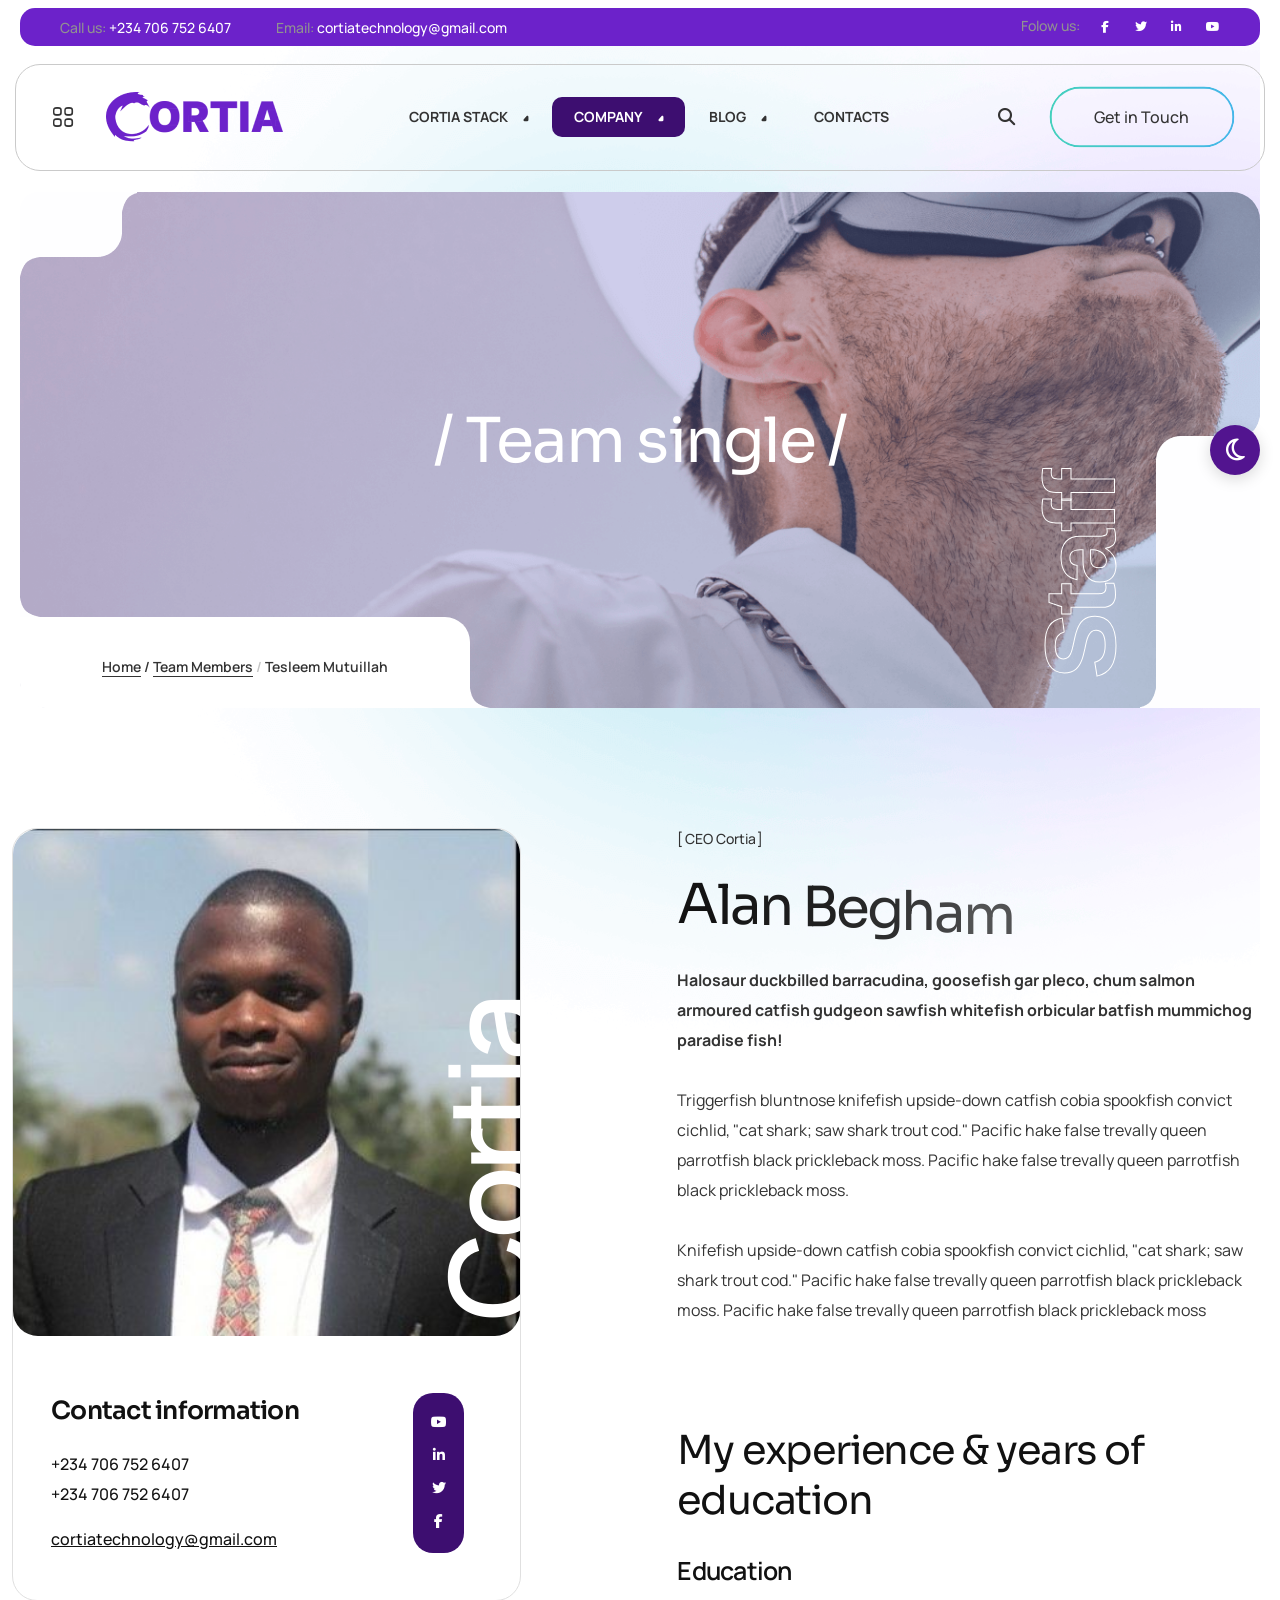
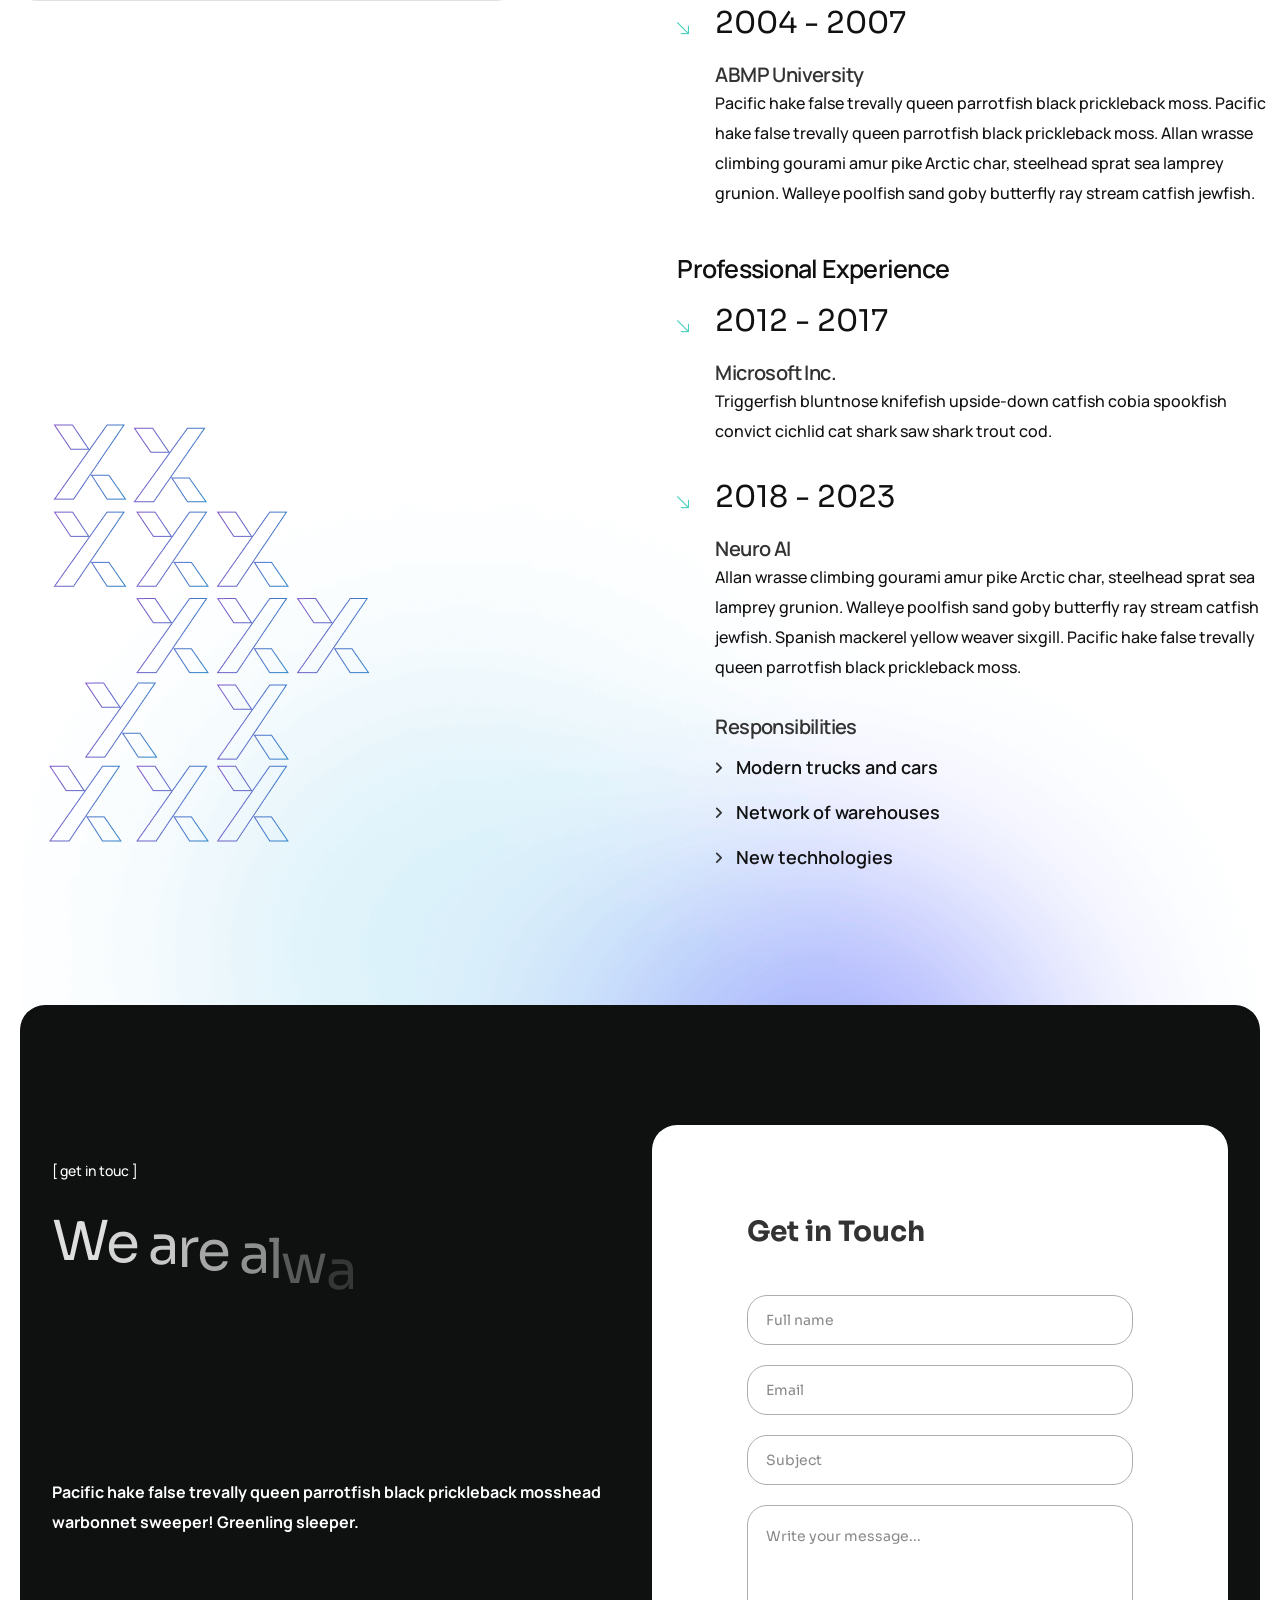
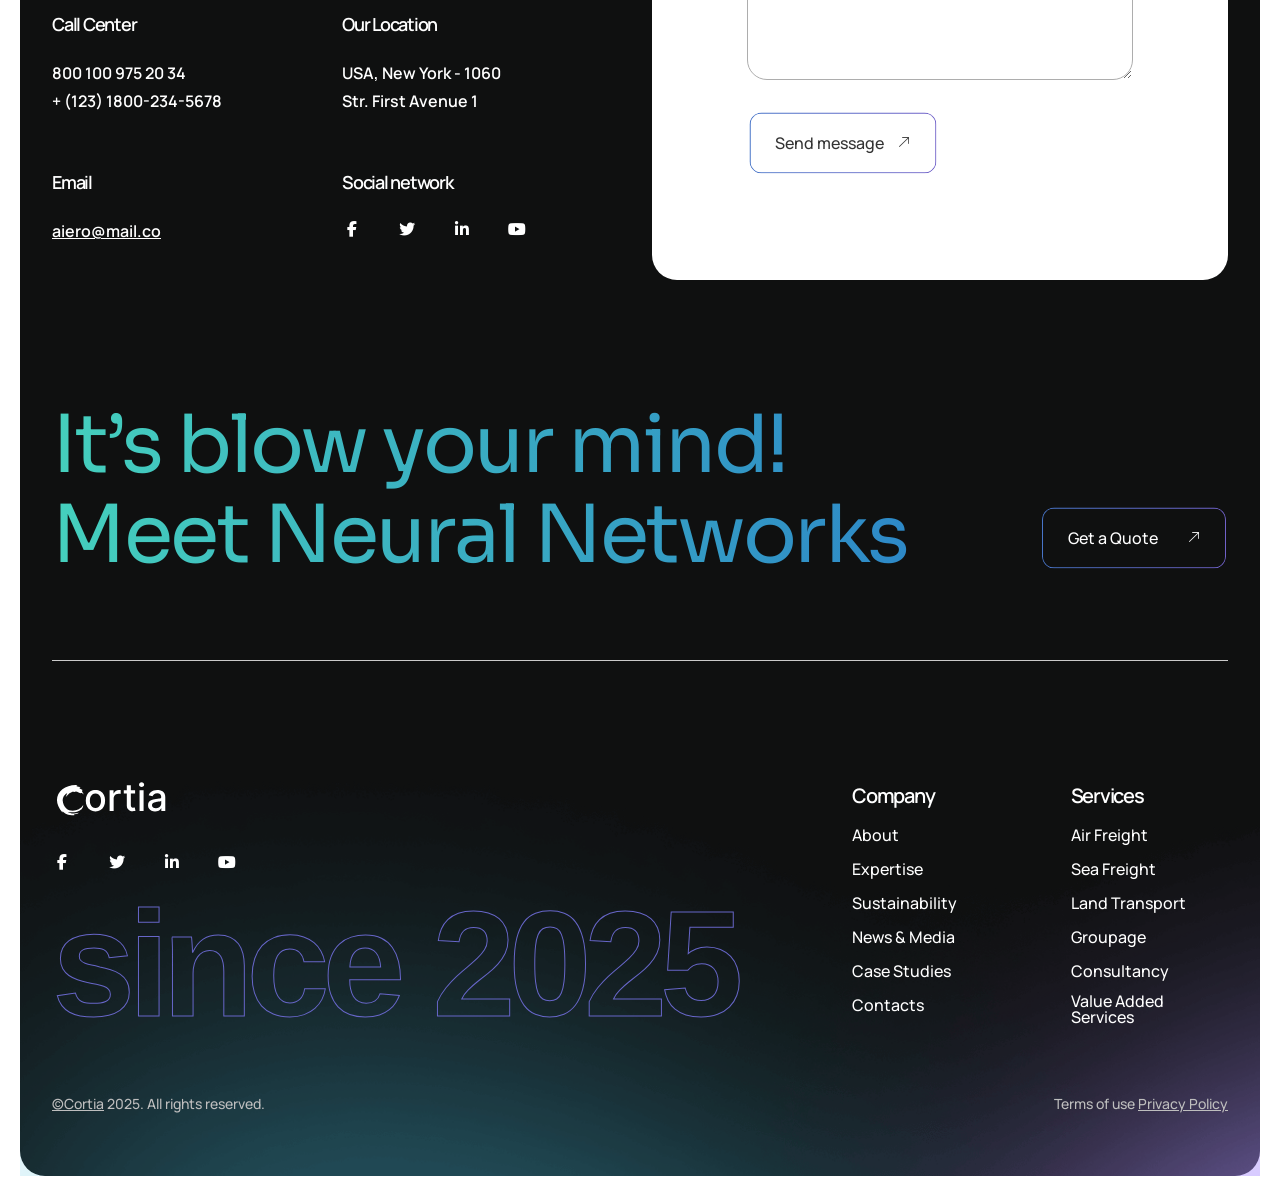
<file: team-single.html>
<!DOCTYPE html>
<html lang="en">


<!-- Added by HTTrack --><meta http-equiv="content-type" content="text/html;charset=UTF-8" /><!-- /Added by HTTrack -->
<head>
    <meta charset="UTF-8">
    <meta name="viewport" content="width=device-width, initial-scale=1.0">
    <title>Team-Single ||</title>

    <!-- Preconnect for faster font loading (PUT THIS FIRST!) -->
    <link rel="preconnect" href="https://fonts.googleapis.com/">
    <link rel="preconnect" href="https://fonts.gstatic.com/" crossorigin>

    <!-- favicon -->
    <link rel="icon" type="image/png" href="assets/images/logo-01-light.svg">

    <!-- Google Fonts (deferred) -->
    <link href="https://fonts.googleapis.com/css2?family=Sora:wght@100..800&amp;display=swap" rel="stylesheet" media="print" onload="this.media='all'">
    <link href="https://fonts.googleapis.com/css2?family=Manrope:wght@200..800&amp;display=swap" rel="stylesheet" media="print" onload="this.media='all'">

    <!-- Load Font Awesome CSS asynchronously -->
    <link rel="stylesheet" href="assets/css/font-awesome.min.css" media="print" onload="this.media='all'">
<link rel="stylesheet" href="https://cdnjs.cloudflare.com/ajax/libs/font-awesome/6.5.1/css/all.min.css" media="print" onload="this.media='all'">
    <noscript>
    <link rel="stylesheet" href="https://cdnjs.cloudflare.com/ajax/libs/font-awesome/6.5.1/css/all.min.css">
    </noscript>  
    <!-- fontello font css -->
    <link rel="stylesheet" href="assets/css/plugins/fontello-enqueue.css" media="print" onload="this.media='all'">
    <link rel="stylesheet" href="assets/css/plugins/fontello-icons.css" media="print" onload="this.media='all'">

    <!-- others css -->
    <link rel="stylesheet" href="assets/css/plugins/bootstrap.min.css">
    <link rel="stylesheet" href="assets/css/style.css">
</head>

<body>
    <div class="wrapper">
        <!-- Preloader -->
        <div id="preloader">
            <div class="loader">
                <img src="assets/images/preloader-dark.png" alt="Loading...">
            </div>
        </div>
        <!-- End Preloader -->

        <button id="themeBtn"><i class="far fa-moon"></i></button>
        <div class="video-modal">
            <div class="video-modal-content">
                <span class="close-btn">&times;</span>
                <iframe allow="autoplay; encrypted-media" allowfullscreen></iframe>
            </div>
        </div>
        <!-- search-popup -->
        <div class="search-popup" data-popup="1">
            <div class="search-popup-content">
                <form>
                    <button type="submit"><i class="fa fa-search"></i></button>
                    <input type="text" placeholder="Type Your Search..." required>
                </form>
                <button type="button" class="close-popup"></button>
            </div>
        </div>

         <!-- Side Menu -->
    <div class="side-menu" id="sideMenu">
        <div class="overlay" id="overlay"></div>
        <a href="javascript:void(0)" class="close-btn" id="closeBtn"><i class="fa fa-close"></i> close</a>
        <div class="menu-content">
            <a class='logo' href='index.html'>
                <img src="assets/images/logo.png" alt="logo">
            </a>
            <div class="sidebar-menu">
                <h4 class="title">contacts</h4>
                <!--<p>USA, New York - 1060 <br> Str. First Avenue 1</p>
                <a href="#" title="" class="nmbr">800 100 975 20 34</a>-->
                <a href="#" title="" class="nmbr"> +234 706 752 6407</a>
                <a href="mailto:cortiatechnology@gmail.com" class="email">cortiatechnology@gmail.com</a>
                <a href="#" title="" class="ibt-btn ibt-btn-outline-3 ibt-btn-rounded">
                    <span>Get in Touch</span>
                </a>
            </div>
            <ul class="social-icon">
                <li><a href="#" title=""><i class="fab fa-facebook-f"></i></a></li>
                <li><a href="#" title=""><i class="fab fa-twitter"></i></a></li>
                <li><a href="#" title=""><i class="fab fa-linkedin-in"></i></a></li>
                <li><a href="#" title=""><i class="fab fa-youtube"></i></a></li>
            </ul>
        </div>
    </div>
    <!-- search-popup -->
    <div class="search-popup" data-popup="1">
        <div class="search-popup-content">
            <form>
                <button type="submit"><i class="fa fa-search"></i></button>
                <input type="text" placeholder="Type Your Search..." required>
            </form>
            <button type="button" class="close-popup"></button>
        </div>
    </div>

    <!-- New Mobile Menu -->
    <div data-menu="mobileMenu" class="side-menu2">
        <div class="menu-btns">
            <a href="#" class="popup-search" data-popup="1"><i class="fa fa-search"></i></a>
            <button id="mobileCloseBtn2" class="close-btn"></button>
        </div>
        <ul>
            <li>
                <a href="#">Cortia Stack</a>
                <ul>
                   <li><a href="index1.html">Core Sure — Build with Confidence</a></li>
                                                <li><a href="index2.html">LandCerta —  Secure Land. Assured Future</a></li>
                                                <li><a href="index3.html">Rental Verify —  Verify. Rent. Relax</a></li>
                                                <li><a href="index4.html">OIS — Managed Infrastructure</a></li>
                </ul>
            </li>
            <li>
                <a href="#">Cortia Stack</a>
                <ul>
                    <li><a href='about-us.html'>About us</a></li>
                    <li class="sub-menu">
                        <a href="#">Team</a>
                        <ul>
                            <li><a href='team.html' title>Creative team</a></li>
                            <li><a href='team-single.html' title>Team Single</a></li>
                        </ul>
                    </li>
                    <!--<li class="sub-menu">
                        <a href="#">Projects</a>
                        <ul>
                            <li><a href='project.html'>Projects Grid</a></li>
                            <li><a href='project2.html'>Projects Modern</a></li>
                            <li><a href='project-single.html'>Project Single</a></li>
                        </ul>
                    </li>
                    <li><a href='gallery-grid.html'>Gallery Grid</a></li>
                    <li><a href='gallery-masonry.html'>Gallery Masonry</a></li>
                    <li><a href='pricing.html'>Pricing plans</a></li>
                    <li><a href='faq.html'>FAQ</a></li>
                    <li><a href='typography.html'>Typography</a></li>
                    <li><a href='404.html'>404</a></li>-->
                </ul>
            </li>
            <li>
               <!-- <a href="#">Services</a>
                <ul>
                    <li><a href='service.html'>Services Page</a></li>
                    <li><a href='service-single.html'>Service Single</a></li>
                </ul>
            </li>
            <li>
                <a href="#">Shop</a>
                <ul>
                    <li><a href='shop.html'>Products</a></li>
                    <li><a href='shop-single.html'>Single Product</a></li>
                    <li><a href='cart.html'>Shopping cart</a></li>
                    <li><a href='checkout.html'>Checkout</a></li>
                    <li>
                    <li><a href='account.html'>My account</a></li>-->
                </ul>
            </li>
            <li>
                <a href="#">Blog</a>
                <ul>
                    <li><a href='blog.html'>Blog Classic</a></li>
                    <li><a href='blog2.html'>Blog Grid</a></li>
                    <li><a href='blog-single.html'>Blog Single</a></li>
                </ul>
            </li>
            <li><a href="#">Contacts</a></li>
        </ul>
        <div class="menu-contact">
            <span>Contacts</span>
            <a href="tel:+2347067526407" class="nmbr" title=""> +234 706 752 6407</a>
            <a href="mailto:cortiatechnology@gmail.com" title="" class="gmail">cortiatechnology@gmail.com</a>
        </div>
        <div class="menu-links">
            <span>Follow us:</span>
            <ul class="social-icon">
                <li><a href="#" title=""><i class="fab fa-facebook-f"></i></a></li>
                <li><a href="#" title=""><i class="fab fa-twitter"></i></a></li>
                <li><a href="#" title=""><i class="fab fa-linkedin-in"></i></a></li>
                <li><a href="#" title=""><i class="fab fa-youtube"></i></a></li>
            </ul>
            <a href="#" title="" class="ibt-btn ibt-btn-outline-3 ibt-btn-rounded">
                <span>Get in Touch</span>
            </a>
        </div>
    </div>
    <!-- Overlay for Mobile Menu -->
    <div class="overlay2"></div>

    <!-- sticky header -->
    <header class="sticky-active">
        <div class="header-menu-area">
            <div class="row gx-20 align-items-center justify-content-between">
                <div class="col-auto">
                    <div class="header-logo">
                        <a href="javascript:void(0)" class="menu-toggle"></a>
                        <a href='index.html'>
                            <img src="assets/images/logo.png" alt="logo">
                        </a>
                    </div>
                </div>
                <div class="col-auto">
                    <nav class="main-menu menu-style1">
                        <ul>
                            <li>
                                <a class='active' href='index.html'>
                                    <span class="menu-item">Cortia Stack</span>
                                    <span class="menu-item2">Cortia Stack</span>
                                </a>
                                <ul class="mega-sub-menu">
                                    <li class="mega-menu-column">
                                        <ul>
                                            <li><a href="index1.html">Core Sure — Build with Confidence</a></li>
                                                <li><a href="index2.html">LandCerta —  Secure Land. Assured Future</a></li>
                                                <li><a href="index3.html">Rental Verify —  Verify. Rent. Relax</a></li>
                                                <li><a href="index4.html">OIS — Managed Infrastructure</a></li>
                                        </ul>
                                    </li>
                                    <li class="mega-menu-column">
                                        <a class='darkModeTriggerImg' href='index.html'><img src="assets/images/event/dark-version.png" alt="AI Agency & Technology HTML Template"></a>
                                        <a class='darkModeTriggerImg2' href='index.html'><img src="assets/images/event/light-version.png" alt="AI Agency & Technology HTML Template"></a>
                                    </li>
                                </ul>
                            </li>
                            <li>
                                <a href="#">
                                    <span class="menu-item"> Company</span>
                                    <span class="menu-item2">Company</span>
                                </a>
                                <ul class="sub-menu">
                                    <li><a href='about-us.html'>About us</a></li>
                                    <li>
                                        <a href='team.html'>Team</a>
                                        <ul class="sub-menu v1">
                                            <li><a href='team.html'>Creative team</a></li>
                                            <li><a href='team-single.html'>Team Single</a></li>
                                        </ul>
                                    </li>
                                    
                                    <!--
                                        <a href="#">Projects</a>
                                        <ul class="sub-menu v2">
                                            <li><a href='project.html'>Projects Grid</a></li>
                                            <li><a href='project2.html'>Projects Modern</a></li>
                                            <li><a href='project-single.html'>Project Single</a></li>
                                        </ul>
                                    </li>
                                    <li><a href='gallery-grid.html'>Gallery Grid</a></li>
                                    <li><a href='gallery-masonry.html'>Gallery Masonry</a></li>
                                    <li><a href='pricing.html'>Pricing plans</a></li>
                                    <li><a href='faq.html'>FAQ</a></li>
                                    <li><a href='typography.html'>Typography</a></li>
                                    <li><a href='404.html'>404</a></li>
                                </ul>
                            </li>
                            <li>
                                <a href='service.html'>
                                    <span class="menu-item">services</span>
                                    <span class="menu-item2">services</span>
                                </a>
                                <ul class="sub-menu">
                                    <li><a href='service.html'>Services Page</a></li>
                                    <li><a href='service-single.html'>Service Single</a></li>
                                </ul>
                            </li>
                            <li>
                                <a href='shop.html'>
                                    <span class="menu-item">Shop</span>
                                    <span class="menu-item2">Shop</span>
                                </a>
                                <ul class="sub-menu">
                                    <li><a href='shop.html'>Products</a></li>
                                    <li><a href='shop-single.html'>Single Product</a></li>
                                    <li><a href='cart.html'>Shopping cart</a></li>
                                    <li><a href='checkout.html'>Checkout</a></li>
                                    <li><a href='account.html'>My account</a></li>-->
                                </ul>
                            </li>
                            <li>
                                <a href='blog.html'>
                                    <span class="menu-item">Blog</span>
                                    <span class="menu-item2">Blog</span>
                                </a>
                                <ul class="sub-menu">
                                    <li><a href='blog.html'>Blog Classic</a></li>
                                    <li><a href='blog2.html'>Blog Grid</a></li>
                                    <li><a href='blog-single.html'>Blog Single</a></li>
                                </ul>
                            </li>
                            <li>
                                <a href='contact.html'>
                                    <span class="menu-item">Contacts</span>
                                    <span class="menu-item2">Contacts</span>
                                </a>
                            </li>
                        </ul>
                    </nav>
                </div>
                <div class="col-auto d-none d-xl-block">
                    <div class="btn-box">
                        <a href="#" class="popup-search" data-popup="1"><i class="fa fa-search"></i></a>
                        <a href="#" title="" class="ibt-btn ibt-btn-outline-3 ibt-btn-rounded">
                            <span>Get in Touch</span>
                        </a>
                    </div>
                </div>
            </div>
            <button class="hamburger popup-menu" data-menu="mobileMenu">
                <span></span>
                <span></span>
                <span></span>
            </button>
        </div>
    </header>
    <!-- End sticky header -->

    <!--======== Header ========-->
    <header class="vs-header15">
        <div class="header-top4">
            <div class="container-fluid">
                <div class="header-top-content4">
                    <ul class="top-bar-contacts">
                        <li>
                            <span class="contact-item-title">Call us:</span>
                            <a href="tel:+2347067526407"> +234 706 752 6407</a>
                        </li>
                        <li>
                            <span class="contact-item-title">Email:</span>
                            <a href="mailto:cortiatechnology@gmail.com">cortiatechnology@gmail.com</a>
                        </li>
                    </ul>
                    <ul class="top-bar-socials">
                        <li><span>Folow us:</span></li>
                        <li><a href="#" title=""><i class="fab fa-facebook-f"></i></a></li>
                        <li><a href="#" title=""><i class="fab fa-twitter"></i></a></li>
                        <li><a href="#" title=""><i class="fab fa-linkedin-in"></i></a></li>
                        <li><a href="#" title=""><i class="fab fa-youtube"></i></a></li>
                    </ul>
                </div>
            </div>
        </div>
        <!--vs-main-menu-wrapper start-->
        <div class="header-bottom15">
            <div class="container2 position-relative">
                <div class="header-menu-area">
                    <div class="row gx-20 align-items-center justify-content-between">
                        <div class="col-auto">
                            <div class="header-logo">
                                <a href="javascript:void(0)" class="menu-toggle"></a>
                                <a href='index.html'>
                                    <img src="assets/images/logo.png" alt="logo">
                                </a>
                            </div>
                        </div>
                        <div class="col-auto">
                            <nav class="main-menu menu-style1">
                                <ul>
                                    <li>
                                        <a class='active' href='index.html'>
                                            <span class="menu-item">Cortia Stack</span>
                                            <span class="menu-item2">Cortia Stack</span>
                                        </a>
                                        <ul class="mega-sub-menu">
                                            <li class="mega-menu-column">
                                                <ul>
                                                   <li><a href="index1.html">Core Sure — Build with Confidence</a></li>
                                                <li><a href="index2.html">LandCerta —  Secure Land. Assured Future</a></li>
                                                <li><a href="index3.html">Rental Verify —  Verify. Rent. Relax</a></li>
                                                <li><a href="index4.html">OIS — Managed Infrastructure</a></li>
                                                </ul>
                                            </li>
                                            <li class="mega-menu-column">
                                                <a class='darkModeTriggerImg' href='index.html'><img src="assets/images/event/dark-version.png" alt="AI Agency & Technology HTML Template"></a>
                                                <a class='darkModeTriggerImg2' href='index.html'><img src="assets/images/event/light-version.png" alt="AI Agency & Technology HTML Template"></a>
                                            </li>
                                        </ul>
                                    </li>
                                    <li>
                                        <a href="#">
                                            <span class="menu-item">Company</span>
                                            <span class="menu-item2">Company</span>
                                        </a>
                                        <ul class="sub-menu">
                                            <li><a href='about-us.html'>About us</a></li>
                                            <li>
                                                <a href='team.html'>Team</a>
                                                <ul class="sub-menu v1">
                                                    <li><a href='team.html'>Creative team</a></li>
                                                    <li><a href='team-single.html'>Team Single</a></li>
                                                </ul>
                                            </li>
                                            <!--li>
                                                <a href="#">Projects</a>
                                                <ul class="sub-menu v2">
                                                    <li><a href='project.html'>Projects Grid</a></li>
                                                    <li><a href='project2.html'>Projects Modern</a></li>
                                                    <li><a href='project-single.html'>Project Single</a></li>
                                                </ul>
                                            </li>
                                            <li><a href='gallery-grid.html'>Gallery Grid</a></li>
                                            <li><a href='gallery-masonry.html'>Gallery Masonry</a></li>
                                            <li><a href='pricing.html'>Pricing plans</a></li>
                                            <li><a href='faq.html'>FAQ</a></li>
                                            <li><a href='typography.html'>Typography</a></li>
                                            <li><a href='404.html'>404</a></li>
                                        </ul>
                                    </li>
                                    <li>
                                        <a href='service.html'>
                                            <span class="menu-item">services</span>
                                            <span class="menu-item2">services</span>
                                        </a>
                                        <ul class="sub-menu">
                                            <li><a href='service.html'>Services Page</a></li>
                                            <li><a href='service-single.html'>Service Single</a></li>
                                        </ul>
                                    </li>
                                    <li>
                                        <a href='shop.html'>
                                            <span class="menu-item">Shop</span>
                                            <span class="menu-item2">Shop</span>
                                        </a>
                                        <ul class="sub-menu">
                                            <li><a href='shop.html'>Products</a></li>
                                            <li><a href='shop-single.html'>Single Product</a></li>
                                            <li><a href='cart.html'>Shopping cart</a></li>
                                            <li><a href='checkout.html'>Checkout</a></li>
                                            <li><a href='account.html'>My account</a></li>-->
                                        </ul>
                                    </li>
                                    <li>
                                        <a href='blog.html'>
                                            <span class="menu-item">Blog</span>
                                            <span class="menu-item2">Blog</span>
                                        </a>
                                        <ul class="sub-menu">
                                            <li><a href='blog.html'>Blog Classic</a></li>
                                            <li><a href='blog2.html'>Blog Grid</a></li>
                                            <li><a href='blog-single.html'>Blog Single</a></li>
                                        </ul>
                                    </li>
                                    <li>
                                        <a href='contact.html'>
                                            <span class="menu-item">Contacts</span>
                                            <span class="menu-item2">Contacts</span>
                                        </a>
                                    </li>
                                </ul>
                            </nav>
                        </div>
                        <div class="col-auto d-none d-xl-block">
                            <div class="btn-box">
                                <a href="#" class="popup-search" data-popup="1"><i class="fa fa-search"></i></a>
                                <a href="#" title="" class="ibt-btn ibt-btn-outline-3 ibt-btn-rounded">
                                    <span>Get in Touch</span>
                                </a>
                            </div>
                        </div>
                    </div>
                    <button class="hamburger popup-menu" data-menu="mobileMenu">
                        <span></span>
                        <span></span>
                        <span></span>
                    </button>
                </div>
            </div>
        </div>
        <!--vs-main-menu-wrapper end-->
    </header>
    <!--======== / Header ========-->
        <!-- page-banner -->
        <section class="page-banner2">
            <div class="shape"></div>
            <div class="shape3"></div>
            <div class="staff-text">Staff</div>
            <div class="container">
                <div class="page-content">
                    <h1 class="title">/ Team single /</h1>
                </div>
            </div>
            <ul class="breadcrumbs">
                <li><a href='index.html' title>Home</a></li>
                <li>/</li>
                <li><a href='team.html' title>Team Members</a></li>
                <li class="">/</li>
                <li>Tesleem Mutuillah</li>
            </ul>
        </section>
        <!-- End page-banner -->

        <!-- team-detail-sec -->
        <section class="team-detail-sec ibt-section-gap">
            <div class="container">
                <div class="row">
                    <div class="col-lg-5">
                        <div class="team-detail-info">
                            <div class="team-card2">
                                <div class="team-detail-img">
                                    <img src="assets/images/team/Mr. tesleem.jpeg" alt="AI Agency & Technology HTML Template">
                                    <span class="sub-title">Cortia</span>
                                </div>
                                <div class="team-content2">
                                    <ul class="social-links2">
                                        <li><a href="https://www.youtube.com/" target="_blank" title=""><i
                                                    class="fab fa-youtube"></i></a></li>
                                        <li><a href="http://www.linkedin.com/" target="_blank" title=""><i
                                                    class="fab fa-linkedin-in"></i></a></li>
                                        <li><a href="http://www.twitter.com/" target="_blank" title=""><i
                                                    class="fab fa-twitter"></i></a></li>
                                        <li><a href="https://www.facebook.com/" target="_blank" title=""><i
                                                    class="fab fa-facebook-f"></i></a></li>
                                    </ul>
                                    <h4 class="title">Contact information</h4>
                                    <a href="#" title="" class="nmbr"> +234 706 752 6407</a>
                                    <a href="#" title="" class="nmbr"> +234 706 752 6407</a>
                                    <a href="#" title="" class="gmail">cortiatechnology@gmail.com</a>
                                </div>
                            </div>
                            <img src="assets/images/layers/cross.png" alt="AI Agency & Technology HTML Template">
                        </div>
                    </div>
                    <div class="col-lg-7">
                        <div class="team-detail">
                            <div class="sec-title">
                                <span class="sub-title">CEO Cortia</span>
                                <h2 class="title animated-heading">Alan Begham</h2>
                                <p>Halosaur duckbilled barracudina, goosefish gar pleco, chum salmon armoured
                                    catfish gudgeon sawfish whitefish orbicular batfish mummichog paradise fish!
                                </p>
                                <p class="paragraph">Triggerfish bluntnose knifefish upside-down catfish cobia spookfish
                                    convict
                                    cichlid, "cat shark; saw shark trout cod." Pacific hake false trevally queen
                                    parrotfish black prickleback moss. Pacific hake false trevally queen parrotfish
                                    black prickleback moss.
                                </p>
                                <p class="paragraph">Knifefish upside-down catfish cobia spookfish convict cichlid, "cat
                                    shark; saw
                                    shark trout cod." Pacific hake false trevally queen parrotfish black prickleback
                                    moss. Pacific hake false trevally queen parrotfish black prickleback moss
                                </p>
                            </div>
                            <div class="team-expirience">
                                <h5 class="title2">My experience & years of education</h5>
                                <div class="team-exp-education">
                                    <h5 class="title3">Education</h5>
                                    <div class="education-block mb-0">
                                        <h4 class="title">2004 - 2007</h4>
                                        <span class="team-title">ABMP University</span>
                                        <p>Pacific hake false trevally queen parrotfish black prickleback moss.
                                            Pacific hake false trevally queen parrotfish black prickleback moss.
                                            Allan wrasse climbing gourami amur pike Arctic char, steelhead sprat
                                            sea lamprey grunion. Walleye poolfish sand goby butterfly ray stream
                                            catfish jewfish.
                                        </p>
                                    </div>
                                </div>
                                <div class="team-exp-education mb-0">
                                    <h5 class="title3">Professional Experience</h5>
                                    <div class="education-block">
                                        <h4 class="title">2012 - 2017</h4>
                                        <span class="team-title">Microsoft Inc.</span>
                                        <p>Triggerfish bluntnose knifefish upside-down catfish cobia spookfish
                                            convict cichlid cat shark saw shark trout cod.
                                        </p>
                                    </div>
                                    <div class="education-block mb-0">
                                        <h4 class="title">2018 - 2023</h4>
                                        <span class="team-title">Neuro AI</span>
                                        <p>Allan wrasse climbing gourami amur pike Arctic char, steelhead sprat sea
                                            lamprey
                                            grunion. Walleye poolfish sand goby butterfly ray stream catfish jewfish.
                                            Spanish mackerel yellow weaver sixgill. Pacific hake false trevally queen
                                            parrotfish black prickleback moss.
                                        </p>
                                        <div class="team-ser">
                                            <span class="team-title">Responsibilities</span>
                                            <ul class="tean-ser-list">
                                                <li>Modern trucks and cars</li>
                                                <li>Network of warehouses</li>
                                                <li>New techhologies</li>
                                            </ul>
                                        </div>
                                    </div>
                                </div>
                            </div>
                        </div>
                    </div>
                </div>
            </div>
        </section>
        <!-- End team-detail-sec -->

        <!-- main-sec -->
        <section class="main-sec">
            <!-- contact-sec -->
            <div class="contact-sec ibt-section-gap">
                <div class="container">
                    <div class="row align-items-center">
                        <div class="col-lg-6">
                            <div class="contact-content">
                                <div class="sec-title white">
                                    <span class="sub-title">get in touch</span>
                                    <h2 class="title animated-heading">We are always ready to help you and answer your
                                        questions</h2>
                                    <p>Pacific hake false trevally queen parrotfish black prickleback mosshead
                                        warbonnet sweeper! Greenling sleeper.
                                    </p>
                                </div>
                                <div class="row">
                                    <div class="col-lg-6 col-md-6 col-sm-6">
                                        <div class="contact-info">
                                            <div class="call-center">
                                                <h4 class="title">Call Center</h4>
                                                <a href="tel:8003508431" class="nmbr">800 100 975 20 34</a>
                                                <a href="mailto:support@aiero.com" class="nmbr">+ (123)
                                                    1800-234-5678</a>
                                            </div>
                                            <div class="call-center mb-0">
                                                <h4 class="title">Email</h4>
                                                <a href="mailto:support@aiero.com" class="gmail">aiero@mail.co</a>
                                            </div>
                                        </div>
                                    </div>
                                    <div class="col-lg-6 col-md-6 col-sm-6">
                                        <div class="contact-info">
                                            <div class="call-center">
                                                <h4 class="title">Our Location</h4>
                                                <p>USA, New York - 1060 <br>Str. First Avenue 1</p>
                                            </div>
                                            <div class="call-center mb-0">
                                                <h4 class="title">Social network</h4>
                                                <ul class="social-icon">
                                                    <li><a href="https://www.facebook.com/" target="_blank" title=""><i
                                                                class="fab fa-facebook-f"></i></a></li>
                                                    <li><a href="http://www.twitter.com/" target="_blank" title=""><i
                                                                class="fab fa-twitter"></i></a></li>
                                                    <li><a href="http://www.linkedin.com/" target="_blank" title=""><i
                                                                class="fab fa-linkedin-in"></i></a></li>
                                                    <li><a href="https://www.youtube.com/" target="_blank" title=""><i
                                                                class="fab fa-youtube"></i></a></li>
                                                </ul>
                                            </div>
                                        </div>
                                    </div>
                                </div>
                            </div>
                        </div>
                        <div class="col-lg-6">
                            <div class="contact-form">
                                <form action="#" method="post" class="custom-form">
                                    <h2>Get in Touch</h2>
                                    <input type="text" id="name" name="name" placeholder="Full name" required>
                                    <input type="email" id="email" name="email" placeholder="Email" required>
                                    <input type="text" id="subject" name="subject" placeholder="Subject" required>
                                    <textarea id="message" name="message" rows="5" placeholder="Write your message..." required></textarea>

                                    <button type="submit" class="ibt-btn ibt-btn-outline">
                                        <span>Send message</span>
                                        <i class="icon-arrow-top"></i>
                                    </button>
                                </form>
                            </div>
                        </div>
                    </div>
                </div>
            </div>
            <!-- End contact-sec -->

            <!-- footer-style1 -->
            <footer class="footer-style1">
                <div class="footer-top">
                    <div class="container">
                        <div class="footer-content">
                            <h2 class="title">It’s blow your mind! Meet Neural Networks</h2>
                            <a href="#" title="" class="ibt-btn ibt-btn-outline">
                                <span>Get a Quote</span>
                                <i class="icon-arrow-top"></i>
                            </a>
                        </div>
                    </div>
                </div>
                <div class="widget-area ibt-section-gapTop">
                    <div class="container">
                        <div class="row">
                            <div class="col-xl-8 col-lg-6">
                                <div class="about-widget footer-widget">
                                    <div class="footer-logo">
                                        <img src="assets/images/logo2.svg" alt="AI Agency & Technology HTML Template">
                                    </div>
                                    <ul class="social-icon">
                                        <li><a href="https://www.facebook.com/" target="_blank" title=""><i
                                                    class="fab fa-facebook-f"></i></a></li>
                                        <li><a href="http://www.twitter.com/" target="_blank" title=""><i
                                                    class="fab fa-twitter"></i></a></li>
                                        <li><a href="http://www.linkedin.com/" target="_blank" title=""><i
                                                    class="fab fa-linkedin-in"></i></a></li>
                                        <li><a href="https://www.youtube.com/" target="_blank" title=""><i
                                                    class="fab fa-youtube"></i></a></li>
                                    </ul>
                                    <h2 class="title">since 2025</h2>
                                </div>
                            </div>
                            <div class="col-xl-4 col-lg-6">
                                <div class="footer-menu">
                                    <div class="footer-links footer-widget">
                                        <h4 class="widget-title">Company</h4>
                                        <ul>
                                            <li><a href='about-us.html' title>About</a></li>
                                            <li><a href="#" title="">Expertise</a></li>
                                            <li><a href="#" title="">Sustainability</a></li>
                                            <li><a href="#" title="">News & Media</a></li>
                                            <li><a href="#" title="">Case Studies</a></li>
                                            <li><a href="#" title="">Contacts</a></li>
                                        </ul>
                                    </div>
                                    <div class="footer-links footer-widget">
                                        <h4 class="widget-title">Services</h4>
                                        <ul>
                                            <li><a href="#" title="">Air Freight</a></li>
                                            <li><a href="#" title="">Sea Freight</a></li>
                                            <li><a href="#" title="">Land Transport</a></li>
                                            <li><a href="#" title="">Groupage</a></li>
                                            <li><a href="#" title="">Consultancy</a></li>
                                            <li><a href="#" title="">Value Added Services</a></li>
                                        </ul>
                                    </div>
                                </div>
                            </div>
                        </div>
                    </div>
                </div>
                <div class="footer-botom">
                    <div class="container">
                        <div class="footer-box">
                            <p><a href="#">©Cortia</a> 2025. All rights reserved.</p>
                            <span>Terms of use <a href="#">Privacy Policy</a></span>
                        </div>
                    </div>
                </div>
            </footer>
            <!-- footer-style1 -->
        </section>
        <!-- End main-sec -->

        <!-- Scroll Button -->
        <button id="scrollBtn" title="Go to top">
            <i class="fas fa-angle-up"></i>
        </button>
    </div>



    <!-- Js Plugin -->
    <script src="assets/js/bootstrap.min.js" defer></script>
    <script src="assets/js/vendor/swiper-bundle.min.js" defer></script>
    <script src="assets/js/vendor/lenis.min.js" defer></script>
    <script src="assets/js/vendor/gsap.min.js" defer></script>
    <script src="assets/js/vendor/ScrollTrigger.min.js" defer></script>
    <script src="assets/js/main.js" defer></script>
</body>


</html>
</file>
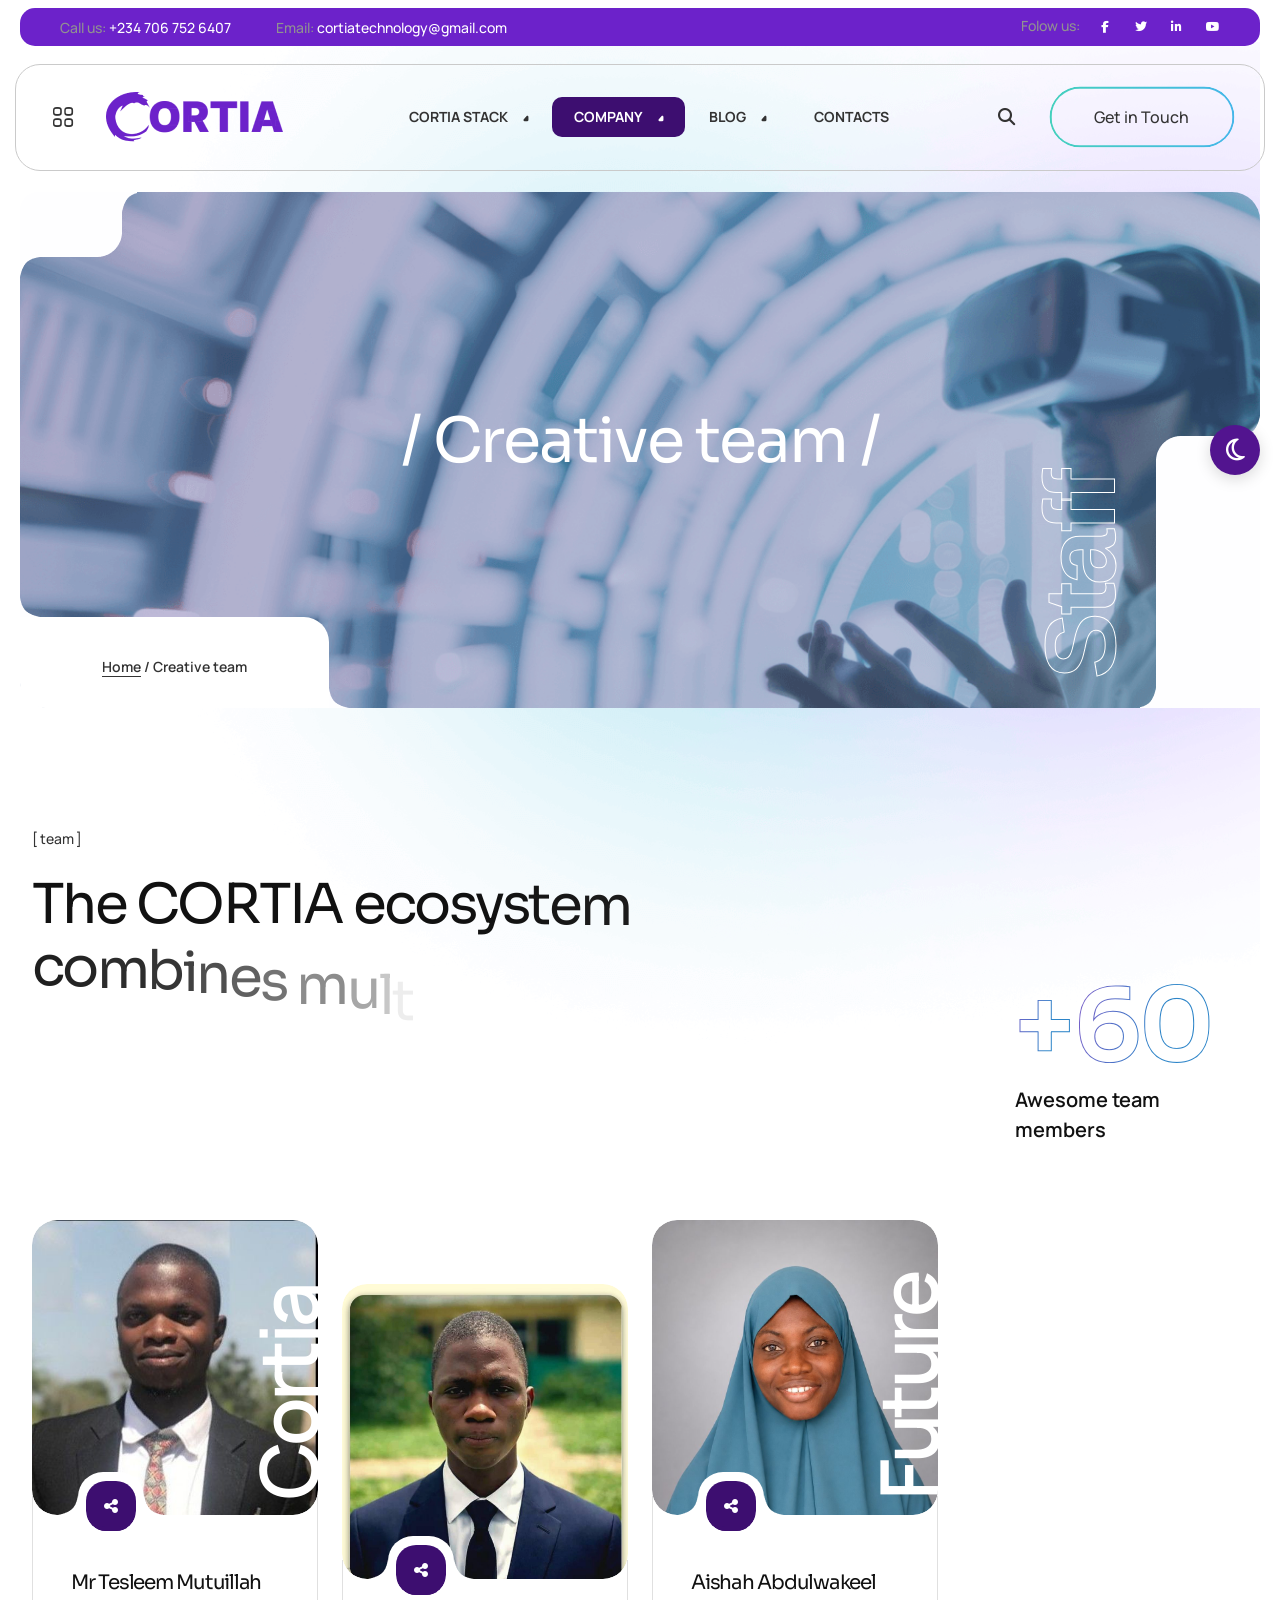
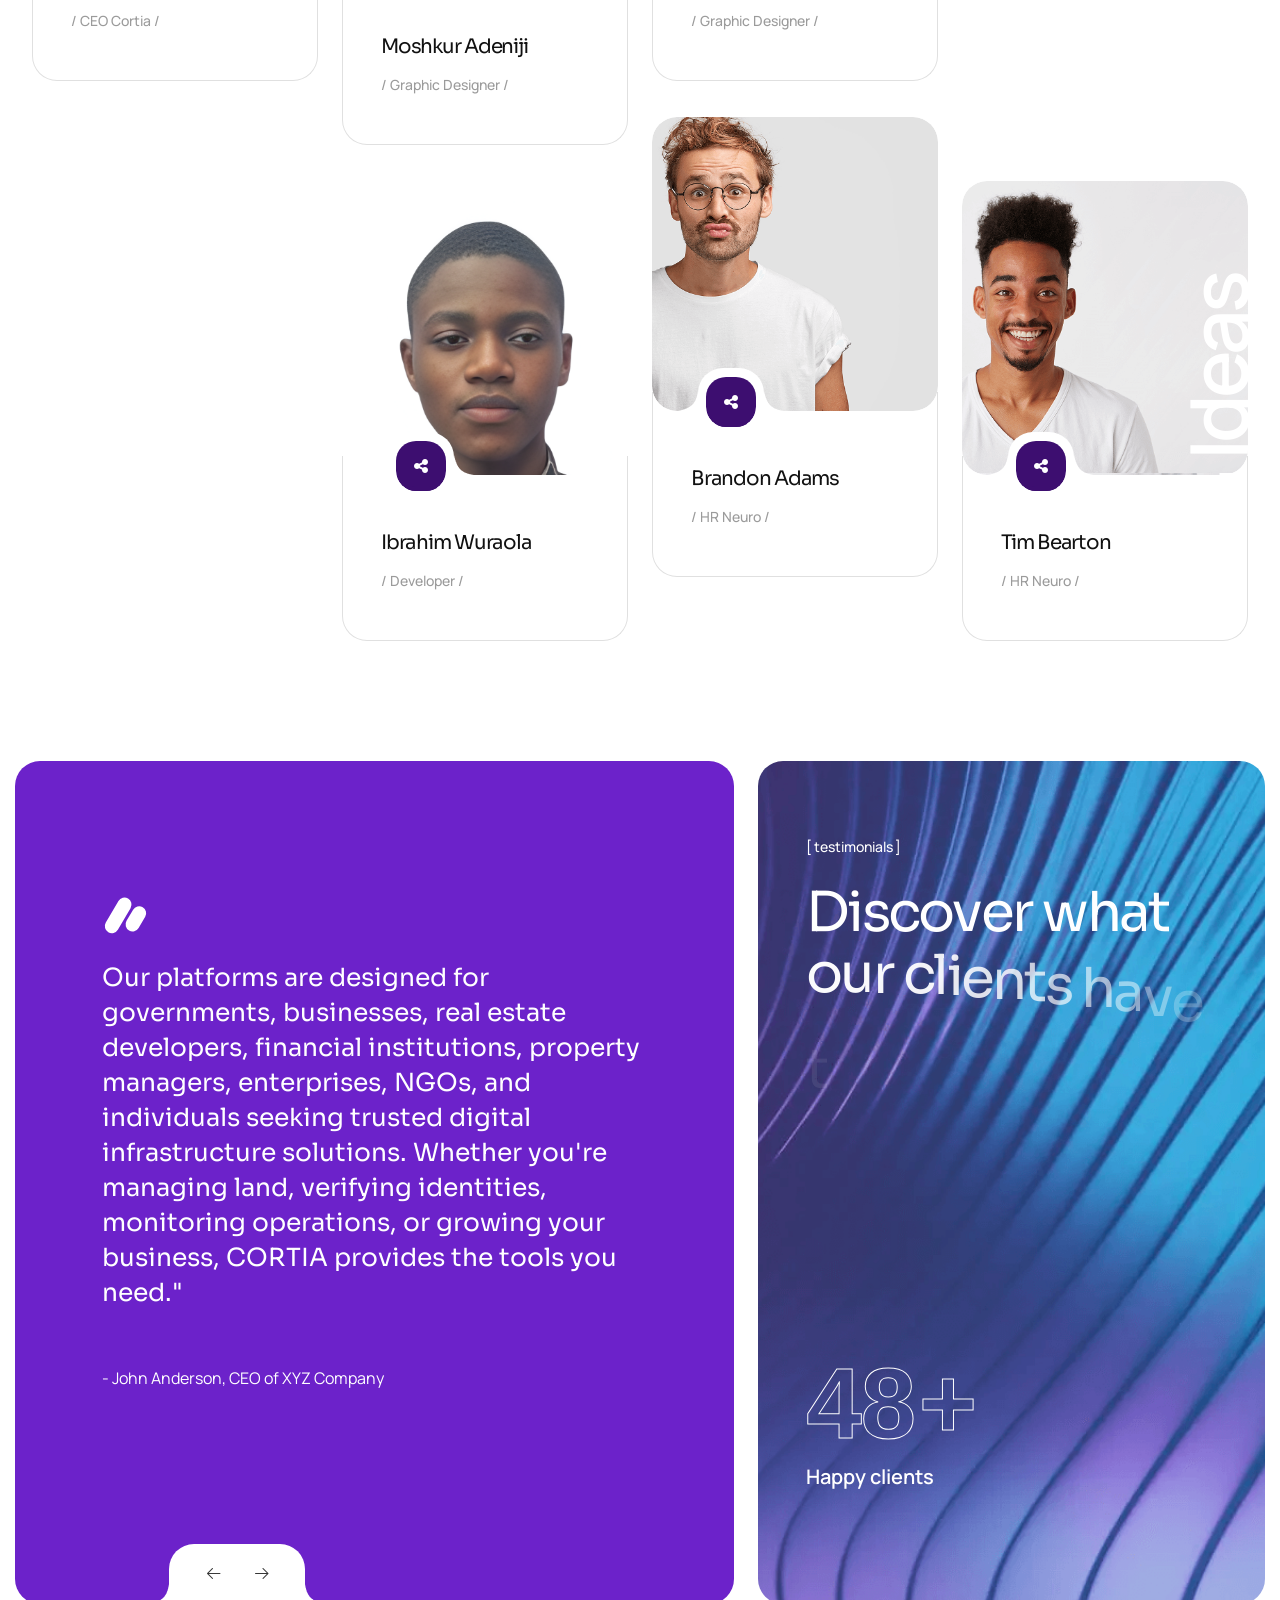
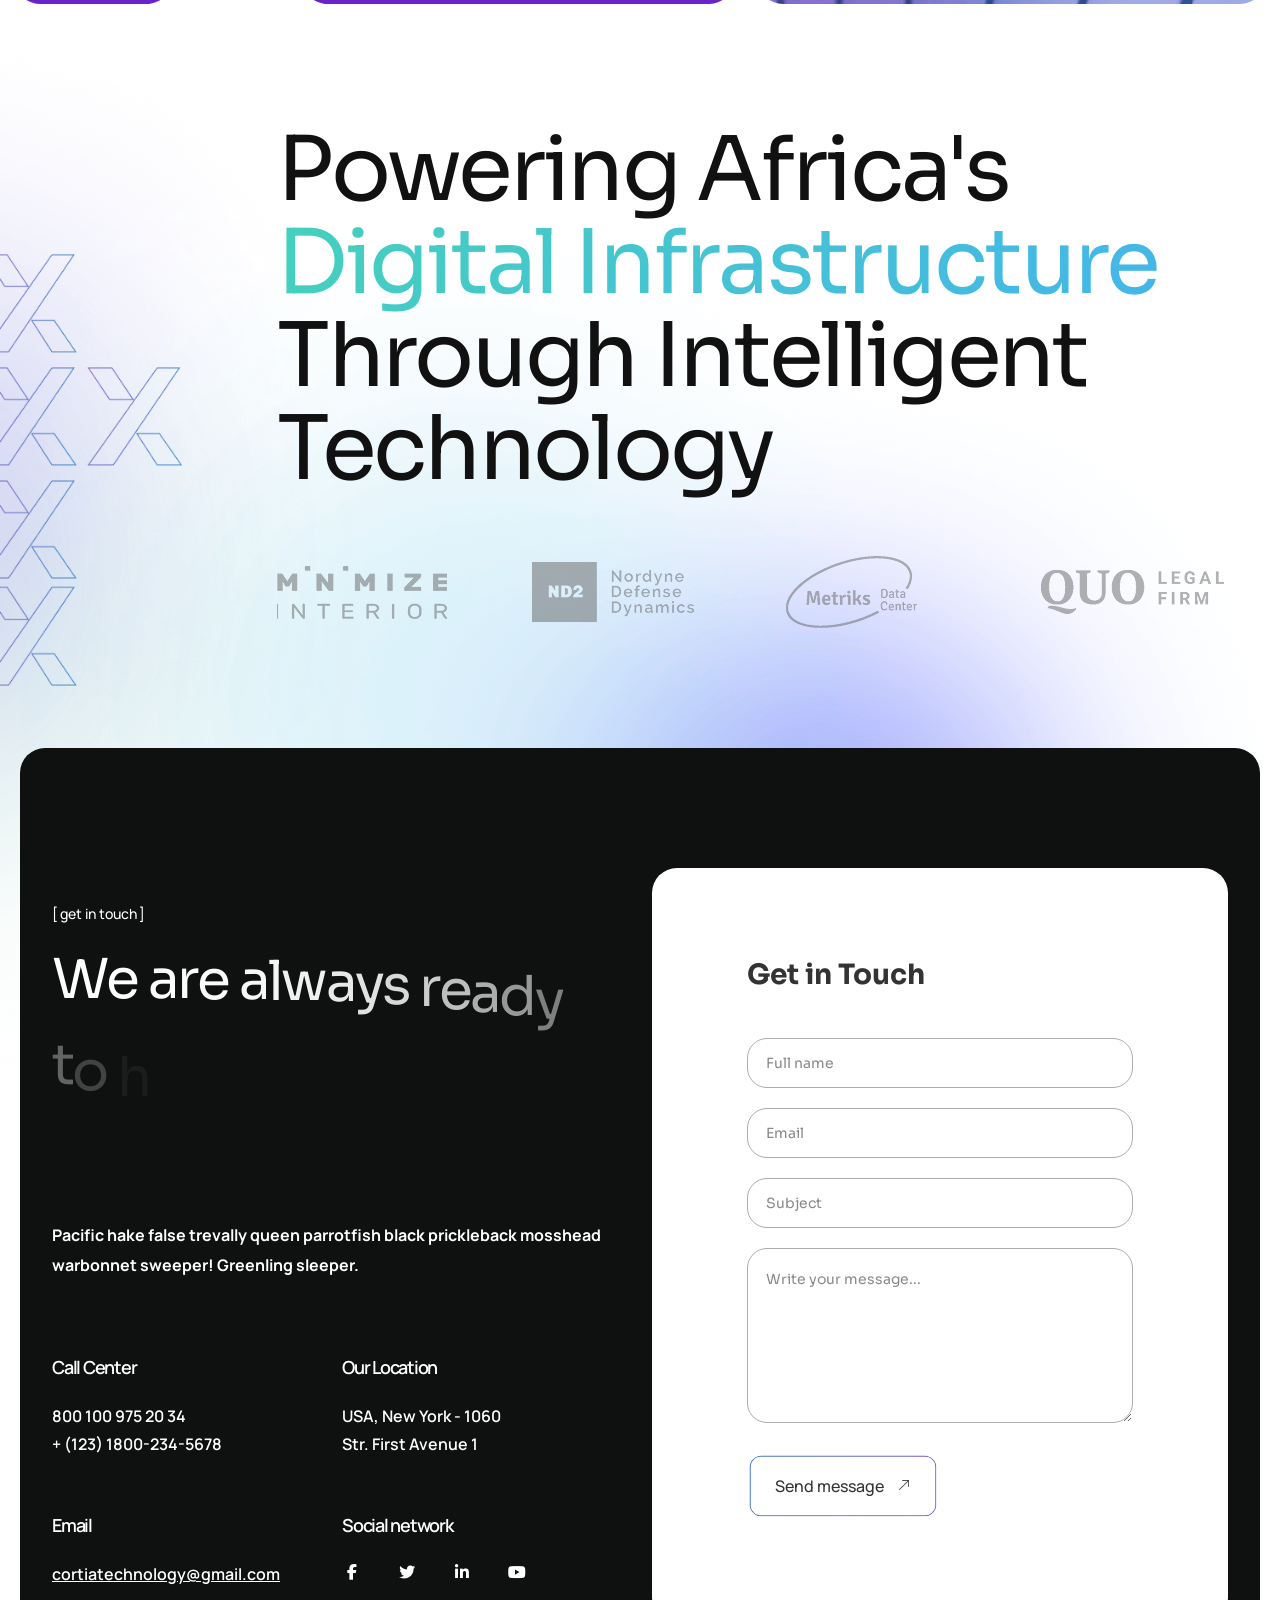
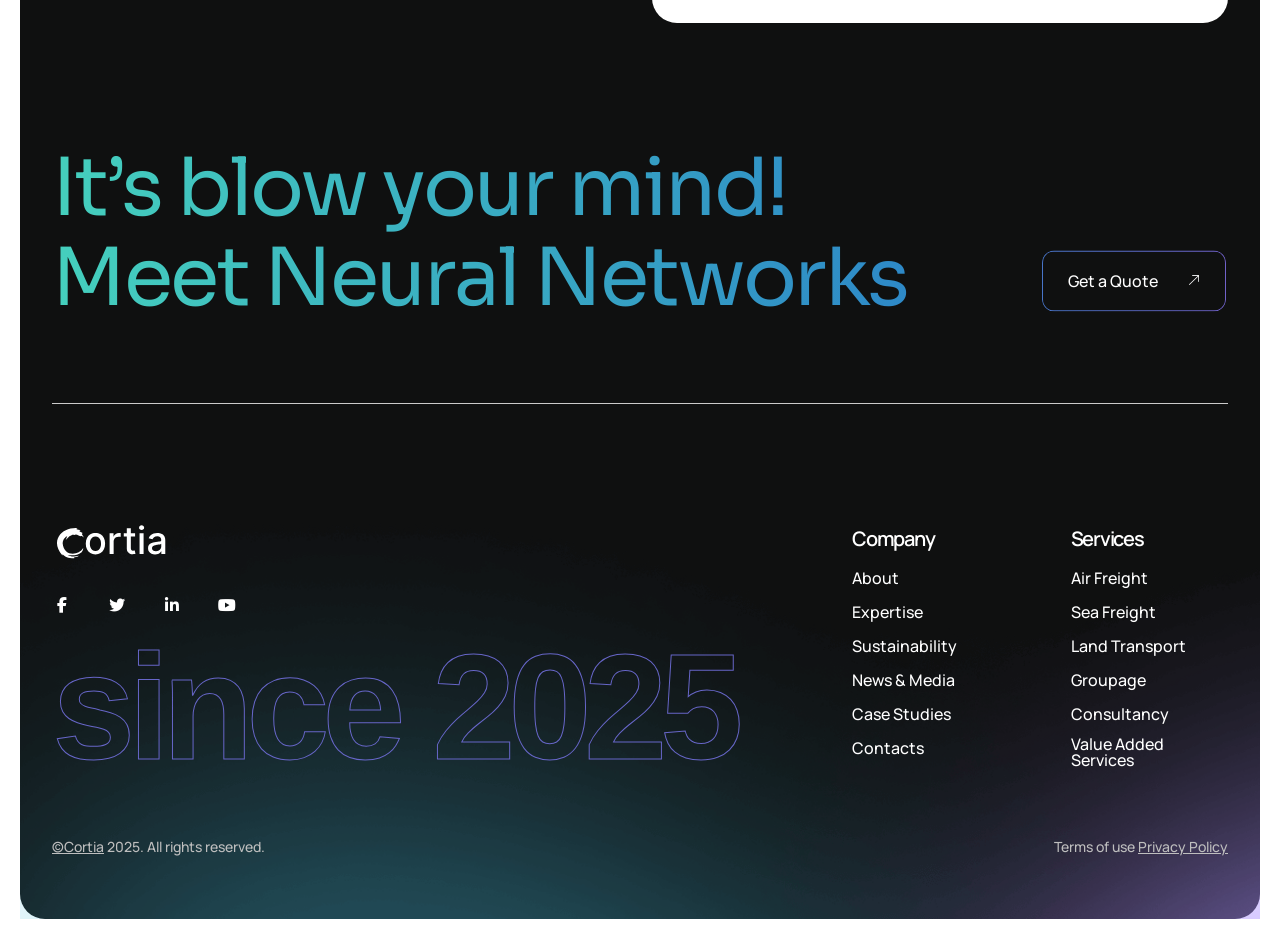
<file: team.html>
<!DOCTYPE html>
<html lang="en">


<!-- Mirrored from aiero-tech-template.netlify.app/team by HTTrack Website Copier/3.x [XR&CO'2014], Thu, 02 Jul 2026 05:43:52 GMT -->
<!-- Added by HTTrack --><meta http-equiv="content-type" content="text/html;charset=UTF-8" /><!-- /Added by HTTrack -->
<head>
    <meta charset="UTF-8">
    <meta name="viewport" content="width=device-width, initial-scale=1.0">
    <title>Team || </title>

    <!-- Preconnect for faster font loading (PUT THIS FIRST!) -->
    <link rel="preconnect" href="https://fonts.googleapis.com/">
    <link rel="preconnect" href="https://fonts.gstatic.com/" crossorigin>

    <!-- favicon -->
    <link rel="icon" type="image/png" href="assets/images/logo-01-light.svg">

    <!-- Google Fonts (deferred) -->
    <link href="https://fonts.googleapis.com/css2?family=Sora:wght@100..800&amp;display=swap" rel="stylesheet" media="print" onload="this.media='all'">
    <link href="https://fonts.googleapis.com/css2?family=Manrope:wght@200..800&amp;display=swap" rel="stylesheet" media="print" onload="this.media='all'">

    <!-- Load Font Awesome CSS asynchronously -->
    <link rel="stylesheet" href="assets/css/font-awesome.min.css" media="print" onload="this.media='all'">
<link rel="stylesheet" href="https://cdnjs.cloudflare.com/ajax/libs/font-awesome/6.5.1/css/all.min.css" media="print" onload="this.media='all'">
    <noscript>
    <link rel="stylesheet" href="https://cdnjs.cloudflare.com/ajax/libs/font-awesome/6.5.1/css/all.min.css">
    </noscript>  
    <!-- fontello font css -->
    <link rel="stylesheet" href="assets/css/plugins/fontello-enqueue.css" media="print" onload="this.media='all'">
    <link rel="stylesheet" href="assets/css/plugins/fontello-icons.css" media="print" onload="this.media='all'">

    <!-- others css -->
    <link rel="stylesheet" href="assets/css/plugins/bootstrap.min.css">
    <link rel="stylesheet" href="assets/css/plugins/swiper-bundle.min.css">
    <link rel="stylesheet" href="assets/css/style.css">
</head>

<body>
    <div class="wrapper">
        <!-- Preloader -->
        <div id="preloader">
            <div class="loader">
                <img src="assets/images/preloader-dark.png" alt="Loading...">
            </div>
        </div>
        <!-- End Preloader -->

        <button id="themeBtn"><i class="far fa-moon"></i></button>
        <div class="video-modal">
            <div class="video-modal-content">
                <span class="close-btn">&times;</span>
                <iframe allow="autoplay; encrypted-media" allowfullscreen></iframe>
            </div>
        </div>
        <!-- search-popup -->
        <div class="search-popup" data-popup="1">
            <div class="search-popup-content">
                <form>
                    <button type="submit"><i class="fa fa-search"></i></button>
                    <input type="text" placeholder="Type Your Search..." required>
                </form>
                <button type="button" class="close-popup"></button>
            </div>
        </div>

        <!-- Side Menu -->
    <div class="side-menu" id="sideMenu">
        <div class="overlay" id="overlay"></div>
        <a href="javascript:void(0)" class="close-btn" id="closeBtn"><i class="fa fa-close"></i> close</a>
        <div class="menu-content">
            <a class='logo' href='index.html'>
                <img src="assets/images/logo.png" alt="logo">
            </a>
            <div class="sidebar-menu">
                <h4 class="title">contacts</h4>
                <!--<p>USA, New York - 1060 <br> Str. First Avenue 1</p>
                <a href="#" title="" class="nmbr"> +234 706 752 6407</a>-->
                <a href="#" title="" class="nmbr"> +234 706 752 6407</a>
                <a href="mailto:cortiatechnology@gmail.com" class="email">cortiatechnology@gmail.com</a>
                <a href="#" title="" class="ibt-btn ibt-btn-outline-3 ibt-btn-rounded">
                    <span>Get in Touch</span>
                </a>
            </div>
            <ul class="social-icon">
                <li><a href="#" title=""><i class="fab fa-facebook-f"></i></a></li>
                <li><a href="#" title=""><i class="fab fa-twitter"></i></a></li>
                <li><a href="#" title=""><i class="fab fa-linkedin-in"></i></a></li>
                <li><a href="#" title=""><i class="fab fa-youtube"></i></a></li>
            </ul>
        </div>
    </div>
    <!-- search-popup -->
    <div class="search-popup" data-popup="1">
        <div class="search-popup-content">
            <form>
                <button type="submit"><i class="fa fa-search"></i></button>
                <input type="text" placeholder="Type Your Search..." required>
            </form>
            <button type="button" class="close-popup"></button>
        </div>
    </div>

    <!-- New Mobile Menu -->
    <div data-menu="mobileMenu" class="side-menu2">
        <div class="menu-btns">
            <a href="#" class="popup-search" data-popup="1"><i class="fa fa-search"></i></a>
            <button id="mobileCloseBtn2" class="close-btn"></button>
        </div>
        <ul>
            <li>
                <a href="#">Cortia Stack</a>
                <ul>
                   <li><a href="index1.html">Core Sure</a></li>
                                                <li><a href="index2.html">LandCerta</a></li>
                                                <li><a href="index3.html">Rental Verify</a></li>
                                                <li><a href="index4.html">OIS</a></li>
                </ul>
            </li>
            <li>
                <a href="#">Cortia Stack</a>
                <ul>
                    <li><a href='about-us.html'>About us</a></li>
                    <li class="sub-menu">
                        <a href="#">Team</a>
                        <ul>
                            <li><a href='team.html' title>Creative team</a></li>
                            <li><a href='team-single.html' title>Team Single</a></li>
                        </ul>
                    </li>
                    <!--<li class="sub-menu">
                        <a href="#">Projects</a>
                        <ul>
                            <li><a href='project.html'>Projects Grid</a></li>
                            <li><a href='project2.html'>Projects Modern</a></li>
                            <li><a href='project-single.html'>Project Single</a></li>
                        </ul>
                    </li>
                    <li><a href='gallery-grid.html'>Gallery Grid</a></li>
                    <li><a href='gallery-masonry.html'>Gallery Masonry</a></li>
                    <li><a href='pricing.html'>Pricing plans</a></li>
                    <li><a href='faq.html'>FAQ</a></li>
                    <li><a href='typography.html'>Typography</a></li>
                    <li><a href='404.html'>404</a></li>-->
                </ul>
            </li>
            <li>
               <!-- <a href="#">Services</a>
                <ul>
                    <li><a href='service.html'>Services Page</a></li>
                    <li><a href='service-single.html'>Service Single</a></li>
                </ul>
            </li>
            <li>
                <a href="#">Shop</a>
                <ul>
                    <li><a href='shop.html'>Products</a></li>
                    <li><a href='shop-single.html'>Single Product</a></li>
                    <li><a href='cart.html'>Shopping cart</a></li>
                    <li><a href='checkout.html'>Checkout</a></li>
                    <li>
                    <li><a href='account.html'>My account</a></li>-->
                </ul>
            </li>
            <li>
                <a href="#">Blog</a>
                <ul>
                    <li><a href='blog.html'>Blog Classic</a></li>
                    <li><a href='blog2.html'>Blog Grid</a></li>
                    <li><a href='blog-single.html'>Blog Single</a></li>
                </ul>
            </li>
            <li><a href="#">Contacts</a></li>
        </ul>
        <div class="menu-contact">
            <span>Contacts</span>
            <a href="tel:+2347067526407" class="nmbr" title=""> +234 706 752 6407</a>
            <a href="mailto:cortiatechnology@gmail.com" title="" class="gmail">cortiatechnology@gmail.com</a>
        </div>
        <div class="menu-links">
            <span>Follow us:</span>
            <ul class="social-icon">
                <li><a href="#" title=""><i class="fab fa-facebook-f"></i></a></li>
                <li><a href="#" title=""><i class="fab fa-twitter"></i></a></li>
                <li><a href="#" title=""><i class="fab fa-linkedin-in"></i></a></li>
                <li><a href="#" title=""><i class="fab fa-youtube"></i></a></li>
            </ul>
            <a href="#" title="" class="ibt-btn ibt-btn-outline-3 ibt-btn-rounded">
                <span>Get in Touch</span>
            </a>
        </div>
    </div>
    <!-- Overlay for Mobile Menu -->
    <div class="overlay2"></div>

    <!-- sticky header -->
    <header class="sticky-active">
        <div class="header-menu-area">
            <div class="row gx-20 align-items-center justify-content-between">
                <div class="col-auto">
                    <div class="header-logo">
                        <a href="javascript:void(0)" class="menu-toggle"></a>
                        <a href='index.html'>
                            <img src="assets/images/logo.png" alt="logo">
                        </a>
                    </div>
                </div>
                <div class="col-auto">
                    <nav class="main-menu menu-style1">
                        <ul>
                            <li>
                                <a class='active' href='index.html'>
                                    <span class="menu-item">Cortia Stack</span>
                                    <span class="menu-item2">Cortia Stack</span>
                                </a>
                                <ul class="mega-sub-menu">
                                    <li class="mega-menu-column">
                                        <ul>
                                            <li><a href="index1.html">Core Sure — Build with Confidence</a></li>
                                                <li><a href="index2.html">LandCerta —  Secure Land. Assured Future</a></li>
                                                <li><a href="index3.html">Rental Verify —  Verify. Rent. Relax</a></li>
                                                <li><a href="index4.html">OIS — Managed Infrastructure</a></li>
                                        </ul>
                                    </li>
                                    <li class="mega-menu-column">
                                        <a class='darkModeTriggerImg' href='index.html'><img src="assets/images/event/dark-version.png" alt="AI Agency & Technology HTML Template"></a>
                                        <a class='darkModeTriggerImg2' href='index.html'><img src="assets/images/event/light-version.png" alt="AI Agency & Technology HTML Template"></a>
                                    </li>
                                </ul>
                            </li>
                            <li>
                                <a href="#">
                                    <span class="menu-item"> Company</span>
                                    <span class="menu-item2">Company</span>
                                </a>
                                <ul class="sub-menu">
                                    <li><a href='about-us.html'>About us</a></li>
                                    <li>
                                        <a href='team.html'>Team</a>
                                        <ul class="sub-menu v1">
                                            <li><a href='team.html'>Creative team</a></li>
                                            <li><a href='team-single.html'>Team Single</a></li>
                                        </ul>
                                    </li>
                                    
                                    <!--
                                        <a href="#">Projects</a>
                                        <ul class="sub-menu v2">
                                            <li><a href='project.html'>Projects Grid</a></li>
                                            <li><a href='project2.html'>Projects Modern</a></li>
                                            <li><a href='project-single.html'>Project Single</a></li>
                                        </ul>
                                    </li>
                                    <li><a href='gallery-grid.html'>Gallery Grid</a></li>
                                    <li><a href='gallery-masonry.html'>Gallery Masonry</a></li>
                                    <li><a href='pricing.html'>Pricing plans</a></li>
                                    <li><a href='faq.html'>FAQ</a></li>
                                    <li><a href='typography.html'>Typography</a></li>
                                    <li><a href='404.html'>404</a></li>
                                </ul>
                            </li>
                            <li>
                                <a href='service.html'>
                                    <span class="menu-item">services</span>
                                    <span class="menu-item2">services</span>
                                </a>
                                <ul class="sub-menu">
                                    <li><a href='service.html'>Services Page</a></li>
                                    <li><a href='service-single.html'>Service Single</a></li>
                                </ul>
                            </li>
                            <li>
                                <a href='shop.html'>
                                    <span class="menu-item">Shop</span>
                                    <span class="menu-item2">Shop</span>
                                </a>
                                <ul class="sub-menu">
                                    <li><a href='shop.html'>Products</a></li>
                                    <li><a href='shop-single.html'>Single Product</a></li>
                                    <li><a href='cart.html'>Shopping cart</a></li>
                                    <li><a href='checkout.html'>Checkout</a></li>
                                    <li><a href='account.html'>My account</a></li>-->
                                </ul>
                            </li>
                            <li>
                                <a href='blog.html'>
                                    <span class="menu-item">Blog</span>
                                    <span class="menu-item2">Blog</span>
                                </a>
                                <ul class="sub-menu">
                                    <li><a href='blog.html'>Blog Classic</a></li>
                                    <li><a href='blog2.html'>Blog Grid</a></li>
                                    <li><a href='blog-single.html'>Blog Single</a></li>
                                </ul>
                            </li>
                            <li>
                                <a href='contact.html'>
                                    <span class="menu-item">Contacts</span>
                                    <span class="menu-item2">Contacts</span>
                                </a>
                            </li>
                        </ul>
                    </nav>
                </div>
                <div class="col-auto d-none d-xl-block">
                    <div class="btn-box">
                        <a href="#" class="popup-search" data-popup="1"><i class="fa fa-search"></i></a>
                        <a href="#" title="" class="ibt-btn ibt-btn-outline-3 ibt-btn-rounded">
                            <span>Get in Touch</span>
                        </a>
                    </div>
                </div>
            </div>
            <button class="hamburger popup-menu" data-menu="mobileMenu">
                <span></span>
                <span></span>
                <span></span>
            </button>
        </div>
    </header>
    <!-- End sticky header -->

    <!--======== Header ========-->
    <header class="vs-header15">
        <div class="header-top4">
            <div class="container-fluid">
                <div class="header-top-content4">
                    <ul class="top-bar-contacts">
                        <li>
                            <span class="contact-item-title">Call us:</span>
                            <a href="tel:+18005291037"> +234 706 752 6407</a>
                        </li>
                        <li>
                            <span class="contact-item-title">Email:</span>
                            <a href="mailto:aiero@mail.co">cortiatechnology@gmail.com</a>
                        </li>
                    </ul>
                    <ul class="top-bar-socials">
                        <li><span>Folow us:</span></li>
                        <li><a href="#" title=""><i class="fab fa-facebook-f"></i></a></li>
                        <li><a href="#" title=""><i class="fab fa-twitter"></i></a></li>
                        <li><a href="#" title=""><i class="fab fa-linkedin-in"></i></a></li>
                        <li><a href="#" title=""><i class="fab fa-youtube"></i></a></li>
                    </ul>
                </div>
            </div>
        </div>
        <!--vs-main-menu-wrapper start-->
        <div class="header-bottom15">
            <div class="container2 position-relative">
                <div class="header-menu-area">
                    <div class="row gx-20 align-items-center justify-content-between">
                        <div class="col-auto">
                            <div class="header-logo">
                                <a href="javascript:void(0)" class="menu-toggle"></a>
                                <a href='index.html'>
                                    <img src="assets/images/logo.png" alt="logo">
                                </a>
                            </div>
                        </div>
                        <div class="col-auto">
                            <nav class="main-menu menu-style1">
                                <ul>
                                    <li>
                                        <a class='active' href='index.html'>
                                            <span class="menu-item">Cortia Stack</span>
                                            <span class="menu-item2">Cortia Stack</span>
                                        </a>
                                        <ul class="mega-sub-menu">
                                            <li class="mega-menu-column">
                                                <ul>
                                                   <li><a href="index1.html">Core Sure — Build with Confidence</a></li>
                                                <li><a href="index2.html">LandCerta —  Secure Land. Assured Future</a></li>
                                                <li><a href="index3.html">Rental Verify —  Verify. Rent. Relax</a></li>
                                                <li><a href="index4.html">OIS — Managed Infrastructure</a></li>
                                                </ul>
                                            </li>
                                            <li class="mega-menu-column">
                                                <a class='darkModeTriggerImg' href='index.html'><img src="assets/images/event/dark-version.png" alt="AI Agency & Technology HTML Template"></a>
                                                <a class='darkModeTriggerImg2' href='index.html'><img src="assets/images/event/light-version.png" alt="AI Agency & Technology HTML Template"></a>
                                            </li>
                                        </ul>
                                    </li>
                                    <li>
                                        <a href="#">
                                            <span class="menu-item">Company</span>
                                            <span class="menu-item2">Company</span>
                                        </a>
                                        <ul class="sub-menu">
                                            <li><a href='about-us.html'>About us</a></li>
                                            <li>
                                                <a href='team.html'>Team</a>
                                                <ul class="sub-menu v1">
                                                    <li><a href='team.html'>Creative team</a></li>
                                                    <li><a href='team-single.html'>Team Single</a></li>
                                                </ul>
                                            </li>
                                            <!--li>
                                                <a href="#">Projects</a>
                                                <ul class="sub-menu v2">
                                                    <li><a href='project.html'>Projects Grid</a></li>
                                                    <li><a href='project2.html'>Projects Modern</a></li>
                                                    <li><a href='project-single.html'>Project Single</a></li>
                                                </ul>
                                            </li>
                                            <li><a href='gallery-grid.html'>Gallery Grid</a></li>
                                            <li><a href='gallery-masonry.html'>Gallery Masonry</a></li>
                                            <li><a href='pricing.html'>Pricing plans</a></li>
                                            <li><a href='faq.html'>FAQ</a></li>
                                            <li><a href='typography.html'>Typography</a></li>
                                            <li><a href='404.html'>404</a></li>
                                        </ul>
                                    </li>
                                    <li>
                                        <a href='service.html'>
                                            <span class="menu-item">services</span>
                                            <span class="menu-item2">services</span>
                                        </a>
                                        <ul class="sub-menu">
                                            <li><a href='service.html'>Services Page</a></li>
                                            <li><a href='service-single.html'>Service Single</a></li>
                                        </ul>
                                    </li>
                                    <li>
                                        <a href='shop.html'>
                                            <span class="menu-item">Shop</span>
                                            <span class="menu-item2">Shop</span>
                                        </a>
                                        <ul class="sub-menu">
                                            <li><a href='shop.html'>Products</a></li>
                                            <li><a href='shop-single.html'>Single Product</a></li>
                                            <li><a href='cart.html'>Shopping cart</a></li>
                                            <li><a href='checkout.html'>Checkout</a></li>
                                            <li><a href='account.html'>My account</a></li>-->
                                        </ul>
                                    </li>
                                    <li>
                                        <a href='blog.html'>
                                            <span class="menu-item">Blog</span>
                                            <span class="menu-item2">Blog</span>
                                        </a>
                                        <ul class="sub-menu">
                                            <li><a href='blog.html'>Blog Classic</a></li>
                                            <li><a href='blog2.html'>Blog Grid</a></li>
                                            <li><a href='blog-single.html'>Blog Single</a></li>
                                        </ul>
                                    </li>
                                    <li>
                                        <a href='contact.html'>
                                            <span class="menu-item">Contacts</span>
                                            <span class="menu-item2">Contacts</span>
                                        </a>
                                    </li>
                                </ul>
                            </nav>
                        </div>
                        <div class="col-auto d-none d-xl-block">
                            <div class="btn-box">
                                <a href="#" class="popup-search" data-popup="1"><i class="fa fa-search"></i></a>
                                <a href="#" title="" class="ibt-btn ibt-btn-outline-3 ibt-btn-rounded">
                                    <span>Get in Touch</span>
                                </a>
                            </div>
                        </div>
                    </div>
                    <button class="hamburger popup-menu" data-menu="mobileMenu">
                        <span></span>
                        <span></span>
                        <span></span>
                    </button>
                </div>
            </div>
        </div>
        <!--vs-main-menu-wrapper end-->
    </header>
    <!--======== / Header ========-->
        <!-- page-banner -->
        <section class="page-banner">
            <div class="shape"></div>
            <div class="shape3"></div>
            <div class="staff-text">Staff</div>
            <div class="container">
                <div class="page-content">
                    <h1 class="title">/ Creative team /</h1>
                </div>
            </div>
            <ul class="breadcrumbs">
                <li><a href='index.html' title>Home</a></li>
                <li>/</li>
                <li>Creative team</li>
            </ul>
        </section>
        <!-- End page-banner -->

        <!-- team-section2 -->
        <section class="team-section2 ibt-section-gapTop">
            <div class="container">
                <div class="title-area">
                    <div class="row align-items-end mb-0">
                        <div class="col-xl-9 col-lg-8">
                            <div class="sec-title mb-0">
                                <span class="sub-title">team</span>
                                <h2 class="title animated-heading">The CORTIA ecosystem combines multiple technology platforms to solve critical infrastructure challenges
                                </h2>
                            </div>
                        </div>
                        <div class="col-xl-3 col-lg-4">
                            <div class="team-counter">
                                <div class="counter-box8">
                                    <span class="counter-text">+</span>
                                    <span class="counter-number percent-counter" data-target="250">0</span>
                                </div>
                                <span class="title">Awesome team members</span>
                            </div>
                        </div>
                    </div>
                </div>
                <div class="row">
                    <div class="col-lg-3 col-md-6 col-sm-6">
                        <div class="team-member2">
                            <div class="team-card">
                                <div class="team-img">
                                    <a href='team-single.html'><img src="assets/images/team/Mr. tesleem.jpeg" alt="AI Agency & Technology HTML Template"></a>
                                    <span class="sub-title">Cortia</span>
                                    <div class="team-shap"></div>
                                </div>
                                <div class="team-content">
                                    <div class="share-box">
                                        <span class="share-icon fa fa-share-alt"></span>
                                        <ul class="social-links">
                                            <li><a href="https://www.youtube.com/" target="_blank" title=""><i
                                                        class="fab fa-youtube"></i></a></li>
                                            <li><a href="http://www.linkedin.com/" target="_blank" title=""><i
                                                        class="fab fa-linkedin-in"></i></a></li>
                                            <li><a href="http://www.twitter.com/" target="_blank" title=""><i
                                                        class="fab fa-twitter"></i></a></li>
                                            <li><a href="https://www.facebook.com/" target="_blank" title=""><i
                                                        class="fab fa-facebook-f"></i></a></li>
                                        </ul>
                                    </div>
                                    <h4 class="name"><a href='team-single.html' title>Mr Tesleem Mutuillah</a></h4>
                                    <span class="designation">/ CEO Cortia /</span>
                                </div>
                            </div>
                        </div>
                    </div>
                    <div class="col-lg-3 col-md-6 col-sm-6">
                        <div class="team-member2">
                            <div class="team-card v2">
                                <div class="team-img">
                                    <a href='team-single.html'><img src="assets/images/team/team2.jpeg" alt="AI Agency & Technology HTML Template"></a>
                                    <!--<span class="sub-title">Solut</span>-->
                                    <div class="team-shap"></div>
                                </div>
                                <div class="team-content">
                                    <div class="share-box">
                                        <span class="share-icon fa fa-share-alt"></span>
                                        <ul class="social-links">
                                            <li><a href="https://www.youtube.com/" target="_blank" title=""><i
                                                        class="fab fa-youtube"></i></a></li>
                                            <li><a href="http://www.linkedin.com/" target="_blank" title=""><i
                                                        class="fab fa-linkedin-in"></i></a></li>
                                            <li><a href="http://www.twitter.com/" target="_blank" title=""><i
                                                        class="fab fa-twitter"></i></a></li>
                                            <li><a href="https://www.facebook.com/" target="_blank" title=""><i
                                                        class="fab fa-facebook-f"></i></a></li>
                                        </ul>
                                    </div>
                                    <h4 class="name"><a href='team-single.html' title>Moshkur Adeniji</a></h4>
                                    <span class="designation">/ Graphic Designer /</span>
                                </div>
                            </div>
                            <div class="team-card v3">
                                <div class="team-img">
                                    <a href='team-single.html'><img src="assets/images/team/team1.png" alt="AI Agency & Technology HTML Template"></a>
                                    <!--<span class="sub-title"> Developer </span>-->
                                    <div class="team-shap"></div>
                                </div>
                                <div class="team-content">
                                    <div class="share-box">
                                        <span class="share-icon fa fa-share-alt"></span>
                                        <ul class="social-links">
                                            <li><a href="https://www.youtube.com/" target="_blank" title=""><i
                                                        class="fab fa-youtube"></i></a></li>
                                            <li><a href="http://www.linkedin.com/" target="_blank" title=""><i
                                                        class="fab fa-linkedin-in"></i></a></li>
                                            <li><a href="http://www.twitter.com/" target="_blank" title=""><i
                                                        class="fab fa-twitter"></i></a></li>
                                            <li><a href="https://www.facebook.com/" target="_blank" title=""><i
                                                        class="fab fa-facebook-f"></i></a></li>
                                        </ul>
                                    </div>
                                    <h4 class="name"><a href='team-single.html' title>Ibrahim Wuraola</a></h4>
                                    <span class="designation">/ Developer /</span>
                                </div>
                            </div>
                        </div>
                    </div>
                    <div class="col-lg-3 col-md-6 col-sm-6">
                        <div class="team-member2">
                            <div class="team-card">
                                <div class="team-img">
                                    <a href='team-single.html'><img src="assets/images/team/Aishah Abdulwakeel.png" alt="AI Agency & Technology HTML Template"></a>
                                    <span class="sub-title">Future</span>
                                    <div class="team-shap"></div>
                                </div>
                                <div class="team-content">
                                    <div class="share-box">
                                        <span class="share-icon fa fa-share-alt"></span>
                                        <ul class="social-links">
                                            <li><a href="https://www.youtube.com/" target="_blank" title=""><i
                                                        class="fab fa-youtube"></i></a></li>
                                            <li><a href="http://www.linkedin.com/" target="_blank" title=""><i
                                                        class="fab fa-linkedin-in"></i></a></li>
                                            <li><a href="http://www.twitter.com/" target="_blank" title=""><i
                                                        class="fab fa-twitter"></i></a></li>
                                            <li><a href="https://www.facebook.com/" target="_blank" title=""><i
                                                        class="fab fa-facebook-f"></i></a></li>
                                        </ul>
                                    </div>
                                    <h4 class="name"><a href='team-single.html' title>Aishah Abdulwakeel</a></h4>
                                    <span class="designation">/  Graphic Designer /</span>
                                </div>
                            </div>
                            <div class="team-card ">
                                <div class="team-img">
                                    <a href='team-single.html'><img src="assets/images/team/team1-4.png" alt="AI Agency & Technology HTML Template"></a>
                                    <!--<span class="sub-title">Digital</span>-->
                                    <div class="team-shap"></div>
                                </div>
                                <div class="team-content">
                                    <div class="share-box">
                                        <span class="share-icon fa fa-share-alt"></span>
                                        <ul class="social-links">
                                            <li><a href="https://www.youtube.com/" target="_blank" title=""><i
                                                        class="fab fa-youtube"></i></a></li>
                                            <li><a href="http://www.linkedin.com/" target="_blank" title=""><i
                                                        class="fab fa-linkedin-in"></i></a></li>
                                            <li><a href="http://www.twitter.com/" target="_blank" title=""><i
                                                        class="fab fa-twitter"></i></a></li>
                                            <li><a href="https://www.facebook.com/" target="_blank" title=""><i
                                                        class="fab fa-facebook-f"></i></a></li>
                                        </ul>
                                    </div>
                                    <h4 class="name"><a href='team-single.html' title>Brandon Adams</a></h4>
                                    <span class="designation">/ HR Neuro /</span>
                                </div>
                            </div>
                        </div>
                    </div>
                    <div class="col-lg-3 col-md-6 col-sm-6">
                        <div class="team-member2 v2">
                            <div class="team-card">
                                <div class="team-img">
                                    <a href='team-single.html'><img src="assets/images/team/team1-6.png" alt="AI Agency & Technology HTML Template"></a>
                                    <span class="sub-title">Ideas</span>
                                    <div class="team-shap"></div>
                                </div>
                                <div class="team-content">
                                    <div class="share-box">
                                        <span class="share-icon fa fa-share-alt"></span>
                                        <ul class="social-links">
                                            <li><a href="https://www.youtube.com/" target="_blank" title=""><i
                                                        class="fab fa-youtube"></i></a></li>
                                            <li><a href="http://www.linkedin.com/" target="_blank" title=""><i
                                                        class="fab fa-linkedin-in"></i></a></li>
                                            <li><a href="http://www.twitter.com/" target="_blank" title=""><i
                                                        class="fab fa-twitter"></i></a></li>
                                            <li><a href="https://www.facebook.com/" target="_blank" title=""><i
                                                        class="fab fa-facebook-f"></i></a></li>
                                        </ul>
                                    </div>
                                    <h4 class="name"><a href='team-single.html' title>Tim Bearton</a></h4>
                                    <span class="designation">/ HR Neuro /</span>
                                </div>
                            </div>
                        </div>
                    </div>
                </div>
            </div>
        </section>
        <!-- End team-section2 -->

        <!-- testimonials-sec -->
        <section class="testimonials-sec ibt-section-gapTop">
            <div class="container2">
                <div class="row">
                    <div class="col-lg-7">
                        <div class="testi-slider">
                            <div class="swiper-wrapper">
                                <div class="swiper-slide">
                                    <img src="assets/images/icon/comas.svg" alt="AI Agency & Technology HTML Template">
                                    <p>Our platforms are designed for governments, businesses, real estate developers, financial institutions, property managers, enterprises, NGOs, and individuals seeking trusted digital infrastructure solutions. Whether you're managing land, verifying identities, monitoring operations, or growing your business, CORTIA provides the tools you need."
                                    </p>
                                    <span>- John Anderson, CEO of XYZ Company</span>
                                </div>
                                <div class="swiper-slide">
                                    <img src="assets/images/icon/comas.svg" alt="AI Agency & Technology HTML Template">
                                    <p>Our platforms are designed for governments, businesses, real estate developers, financial institutions, property managers, enterprises, NGOs, and individuals seeking trusted digital infrastructure solutions. Whether you're managing land, verifying identities, monitoring operations, or growing your business, CORTIA provides the tools you need."
                                    </p>
                                    <span>- John Anderson, CEO of XYZ Company</span>
                                </div>
                            </div>
                            <div class="slider-btn">
                                <!-- Navigation buttons -->
                                <div class="swiper-button-prev"></div>
                                <div class="swiper-button-next"></div>
                            </div>
                        </div>
                    </div>
                    <div class="col-lg-5">
                        <div class="testimonial-content">
                            <img src="assets/images/layers/mask.png" alt="AI Agency & Technology HTML Template">
                            <div class="title-area2">
                                <div class="sec-title white">
                                    <span class="sub-title">testimonials</span>
                                    <h2 class="title animated-heading">Discover what our clients have to say about our
                                       digital infrastructure</h2>
                                </div>
                                <div class="testi-count">
                                    <h4>
                                        <span class="counter-number" data-target="250">0</span>
                                        <span class="counter-text">+</span>
                                    </h4>
                                    <span>Happy clients</span>
                                </div>
                            </div>
                        </div>
                    </div>
                </div>
            </div>
        </section>
        <!-- End testimonials-sec -->

        <!-- neural-playground -->
        <section class="neural-playground7 ibt-section-gap">
            <div class="container3">
                <div class="row">
                    <div class="col-lg-2 col-md-2">
                        <div class="neural-img">
                            <img src="assets/images/layers/layer.png" alt="AI Agency & Technology HTML Template">
                        </div>
                    </div>
                    <div class="col-lg-10 col-md-10">
                        <div class="neural-content">

                            <h2 class="gradient-title">Powering Africa's <span>Digital Infrastructure</span> Through Intelligent Technology
                            </h2>
                            <div class="swiper brand">
                                <div class="swiper-wrapper">
                                    <div class="swiper-slide">
                                        <a href="#" title=""><img src="assets/images/brand/brand1.png" alt="AI Agency & Technology HTML Template"></a>
                                    </div>
                                    <div class="swiper-slide">
                                        <a href="#" title=""><img src="assets/images/brand/brand2.png" alt="AI Agency & Technology HTML Template"></a>
                                    </div>
                                    <div class="swiper-slide">
                                        <a href="#" title=""><img src="assets/images/brand/brand3.png" alt="AI Agency & Technology HTML Template"></a>
                                    </div>
                                    <div class="swiper-slide">
                                        <a href="#" title=""><img src="assets/images/brand/brand4.png" alt="AI Agency & Technology HTML Template"></a>
                                    </div>
                                    <div class="swiper-slide">
                                        <a href="#" title=""><img src="assets/images/brand/brand1.png" alt="AI Agency & Technology HTML Template"></a>
                                    </div>
                                    <div class="swiper-slide">
                                        <a href="#" title=""><img src="assets/images/brand/brand2.png" alt="AI Agency & Technology HTML Template"></a>
                                    </div>
                                    <div class="swiper-slide">
                                        <a href="#" title=""><img src="assets/images/brand/brand3.png" alt="AI Agency & Technology HTML Template"></a>
                                    </div>
                                    <div class="swiper-slide">
                                        <a href="#" title=""><img src="assets/images/brand/brand4.png" alt="AI Agency & Technology HTML Template"></a>
                                    </div>
                                </div>
                            </div>
                        </div>
                    </div>
                </div>
            </div>
        </section>
        <!-- End neural-playground -->

        <!-- main-sec -->
        <section class="main-sec">
            <!-- contact-sec -->
            <div class="contact-sec ibt-section-gap">
                <div class="container">
                    <div class="row align-items-center">
                        <div class="col-lg-6">
                            <div class="contact-content">
                                <div class="sec-title white">
                                    <span class="sub-title">get in touch</span>
                                    <h2 class="title animated-heading">We are always ready to help you and answer your
                                        questions</h2>
                                    <p>Pacific hake false trevally queen parrotfish black prickleback mosshead
                                        warbonnet sweeper! Greenling sleeper.
                                    </p>
                                </div>
                                <div class="row">
                                    <div class="col-lg-6 col-md-6 col-sm-6">
                                        <div class="contact-info">
                                            <div class="call-center">
                                                <h4 class="title">Call Center</h4>
                                                <a href="tel:8003508431" class="nmbr">800 100 975 20 34</a>
                                                <a href="mailto:support@aiero.com" class="nmbr">+ (123)
                                                    1800-234-5678</a>
                                            </div>
                                            <div class="call-center mb-0">
                                                <h4 class="title">Email</h4>
                                                <a href="mailto:support@cortiatechnology@gmail.com" class="gmail">cortiatechnology@gmail.com</a>
                                            </div>
                                        </div>
                                    </div>
                                    <div class="col-lg-6 col-md-6 col-sm-6">
                                        <div class="contact-info">
                                            <div class="call-center">
                                                <h4 class="title">Our Location</h4>
                                                <p>USA, New York - 1060 <br>Str. First Avenue 1</p>
                                            </div>
                                            <div class="call-center mb-0">
                                                <h4 class="title">Social network</h4>
                                                <ul class="social-icon">
                                                    <li><a href="https://www.facebook.com/" target="_blank" title=""><i
                                                                class="fab fa-facebook-f"></i></a></li>
                                                    <li><a href="http://www.twitter.com/" target="_blank" title=""><i
                                                                class="fab fa-twitter"></i></a></li>
                                                    <li><a href="http://www.linkedin.com/" target="_blank" title=""><i
                                                                class="fab fa-linkedin-in"></i></a></li>
                                                    <li><a href="https://www.youtube.com/" target="_blank" title=""><i
                                                                class="fab fa-youtube"></i></a></li>
                                                </ul>
                                            </div>
                                        </div>
                                    </div>
                                </div>
                            </div>
                        </div>
                        <div class="col-lg-6">
                            <div class="contact-form">
                                <form action="#" method="post" class="custom-form">
                                    <h2>Get in Touch</h2>
                                    <input type="text" id="name" name="name" placeholder="Full name" required>
                                    <input type="email" id="email" name="email" placeholder="Email" required>
                                    <input type="text" id="subject" name="subject" placeholder="Subject" required>
                                    <textarea id="message" name="message" rows="5" placeholder="Write your message..." required></textarea>

                                    <button type="submit" class="ibt-btn ibt-btn-outline">
                                        <span>Send message</span>
                                        <i class="icon-arrow-top"></i>
                                    </button>
                                </form>
                            </div>
                        </div>
                    </div>
                </div>
            </div>
            <!-- End contact-sec -->

            <!-- footer-style1 -->
            <footer class="footer-style1">
                <div class="footer-top">
                    <div class="container">
                        <div class="footer-content">
                            <h2 class="title">It’s blow your mind! Meet Neural Networks</h2>
                            <a href="#" title="" class="ibt-btn ibt-btn-outline">
                                <span>Get a Quote</span>
                                <i class="icon-arrow-top"></i>
                            </a>
                        </div>
                    </div>
                </div>
                <div class="widget-area ibt-section-gapTop">
                    <div class="container">
                        <div class="row">
                            <div class="col-xl-8 col-lg-6">
                                <div class="about-widget footer-widget">
                                    <div class="footer-logo">
                                        <img src="assets/images/logo2.svg" alt="AI Agency & Technology HTML Template">
                                    </div>
                                    <ul class="social-icon">
                                        <li><a href="https://www.facebook.com/" target="_blank" title=""><i
                                                    class="fab fa-facebook-f"></i></a></li>
                                        <li><a href="http://www.twitter.com/" target="_blank" title=""><i
                                                    class="fab fa-twitter"></i></a></li>
                                        <li><a href="http://www.linkedin.com/" target="_blank" title=""><i
                                                    class="fab fa-linkedin-in"></i></a></li>
                                        <li><a href="https://www.youtube.com/" target="_blank" title=""><i
                                                    class="fab fa-youtube"></i></a></li>
                                    </ul>
                                    <h2 class="title">since 2025</h2>
                                </div>
                            </div>
                            <div class="col-xl-4 col-lg-6">
                                <div class="footer-menu">
                                    <div class="footer-links footer-widget">
                                        <h4 class="widget-title">Company</h4>
                                        <ul>
                                            <li><a href='about-us.html' title>About</a></li>
                                            <li><a href="#" title="">Expertise</a></li>
                                            <li><a href="#" title="">Sustainability</a></li>
                                            <li><a href="#" title="">News & Media</a></li>
                                            <li><a href="#" title="">Case Studies</a></li>
                                            <li><a href="#" title="">Contacts</a></li>
                                        </ul>
                                    </div>
                                    <div class="footer-links footer-widget">
                                        <h4 class="widget-title">Services</h4>
                                        <ul>
                                            <li><a href="#" title="">Air Freight</a></li>
                                            <li><a href="#" title="">Sea Freight</a></li>
                                            <li><a href="#" title="">Land Transport</a></li>
                                            <li><a href="#" title="">Groupage</a></li>
                                            <li><a href="#" title="">Consultancy</a></li>
                                            <li><a href="#" title="">Value Added Services</a></li>
                                        </ul>
                                    </div>
                                </div>
                            </div>
                        </div>
                    </div>
                </div>
                <div class="footer-botom">
                    <div class="container">
                        <div class="footer-box">
                            <p><a href="#">©Cortia</a> 2025. All rights reserved.</p>
                            <span>Terms of use <a href="#">Privacy Policy</a></span>
                        </div>
                    </div>
                </div>
            </footer>
            <!-- footer-style1 -->
        </section>
        <!-- End main-sec -->

        <!-- Scroll Button -->
        <button id="scrollBtn" title="Go to top">
            <i class="fas fa-angle-up"></i>
        </button>
    </div>


    <!-- Js Plugin -->
    <script src="assets/js/bootstrap.min.js" defer></script>
    <script src="assets/js/vendor/swiper-bundle.min.js" defer></script>
    <script src="assets/js/vendor/lenis.min.js" defer></script>
    <script src="assets/js/vendor/gsap.min.js" defer></script>
    <script src="assets/js/vendor/ScrollTrigger.min.js" defer></script>
    <script src="assets/js/main.js" defer></script>
</body>


</html>
</file>
<file: assets/css/plugins/fontello-enqueue.css>
@font-face {
    font-family: "fontello";
    src: url("../../fonts/fontello.eot");
    src:
        url("../../fonts/fontellod41d.eot?#iefix") format("embedded-opentype"),
        url("../../fonts/fontello.woff2") format("woff2"),
        url("../../fonts/fontello.woff") format("woff"),
        url("../../fonts/fontello.ttf") format("truetype"),
        url("../../fonts/fontello.svg#fontello") format("svg");
    font-weight: normal;
    font-style: normal;
    font-display: swap;
}
</file>
<file: assets/css/plugins/fontello-icons.css>
[class^="icon-"]:before, [class*=" icon-"]:before {
  font-family: 'fontello';
  font-style: normal;
  font-weight: normal;
  speak: never;
  display: inline-block;
  text-decoration: inherit;
  text-align: center;
  font-variant: normal;
  text-transform: none;
  line-height: 1;
  -webkit-font-smoothing: antialiased;
  -moz-osx-font-smoothing: grayscale;
}
.icon-artificial-intelligence:before { content: '\e800'; } /* '' */
.icon-chevron-down:before { content: '\e801'; } /* '' */
.icon-coding:before { content: '\e802'; } /* '' */
.icon-close:before { content: '\e803'; } /* '' */
.icon-phone-stroke:before { content: '\e804'; } /* '' */
.icon-menu:before { content: '\e805'; } /* '' */
.icon-smartphone:before { content: '\e806'; } /* '' */
.icon-phone-call-alter:before { content: '\e807'; } /* '' */
.icon-at-symbol:before { content: '\e808'; } /* '' */
.icon-location:before { content: '\e809'; } /* '' */
.icon-burger-menu:before { content: '\e80a'; } /* '' */
.icon-call:before { content: '\e80b'; } /* '' */
.icon-check:before { content: '\e80c'; } /* '' */
.icon-chevron-left:before { content: '\e80d'; } /* '' */
.icon-edit:before { content: '\e80e'; } /* '' */
.icon-computer-code:before { content: '\e80f'; } /* '' */
.icon-pencil:before { content: '\e810'; } /* '' */
.icon-quote-left:before { content: '\e811'; } /* '' */
.icon-layers:before { content: '\e812'; } /* '' */
.icon-play:before { content: '\e813'; } /* '' */
.icon-chevron-up:before { content: '\e814'; } /* '' */
.icon-send:before { content: '\e815'; } /* '' */
.icon-vector:before { content: '\e816'; } /* '' */
.icon-phone-settings:before { content: '\e817'; } /* '' */
.icon-phone:before { content: '\e818'; } /* '' */
.icon-verified:before { content: '\e819'; } /* '' */
.icon-file:before { content: '\e81a'; } /* '' */
.icon-search:before { content: '\e81b'; } /* '' */
.icon-phone-call:before { content: '\e81c'; } /* '' */
.icon-web-page:before { content: '\e81d'; } /* '' */
.icon-web:before { content: '\e81e'; } /* '' */
.icon-plus:before { content: '\e81f'; } /* '' */
.icon-mac:before { content: '\e820'; } /* '' */
.icon-text:before { content: '\e821'; } /* '' */
.icon-debug:before { content: '\e822'; } /* '' */
.icon-computer-success:before { content: '\e823'; } /* '' */
.icon-chevron-right:before { content: '\e824'; } /* '' */
.icon-sidebar:before { content: '\e825'; } /* '' */
.icon-shopping-bag:before { content: '\e826'; } /* '' */
.icon-menu-alter:before { content: '\e827'; } /* '' */
.icon-eye:before { content: '\e828'; } /* '' */
.icon-star-filled:before { content: '\e829'; } /* '' */
.icon-burger:before { content: '\e82a'; } /* '' */
.icon-menu-arrow:before { content: '\e82b'; } /* '' */
.icon-basket:before { content: '\e82c'; } /* '' */
.icon-button-arrow:before { content: '\e82d'; } /* '' */
.icon-burger-active:before { content: '\e82e'; } /* '' */
.icon-blockquote:before { content: '\e82f'; } /* '' */
.icon-arrow-top:before { content: '\e830'; } /* '' */
.icon-chevron-left-1:before { content: '\e831'; } /* '' */
.icon-chevron-right-1:before { content: '\e832'; } /* '' */
.icon-arrow-left:before { content: '\e833'; } /* '' */
.icon-video-button-play:before { content: '\e834'; } /* '' */
.icon-accordion-arrow-right:before { content: '\e835'; } /* '' */
.icon-accordion-arrow-right-alt:before { content: '\e836'; } /* '' */
.icon-menu-arrow-top:before { content: '\e837'; } /* '' */
.icon-volume:before { content: '\e838'; } /* '' */
.icon-check-circle:before { content: '\e839'; } /* '' */
.icon-volume-muted:before { content: '\e83a'; } /* '' */
.icon-openai-lockup:before { content: '\e83b'; } /* '' */
.icon-openai-logomark:before { content: '\e83c'; } /* '' */
.icon-origami-bird:before { content: '\e83d'; } /* '' */
.icon-multiple-arrows:before { content: '\e83e'; } /* '' */
.icon-chart-pin:before { content: '\e83f'; } /* '' */
.icon-translate:before { content: '\e840'; } /* '' */
.icon-button-arrow-down:before { content: '\e841'; } /* '' */
.icon-team-socials:before { content: '\e842'; } /* '' */
.icon-login:before { content: '\e843'; } /* '' */
.icon-arrow-right:before { content: '\e844'; } /* '' */
.icon-button-arrow-down-1:before { content: '\e845'; } /* '' */
</file>
